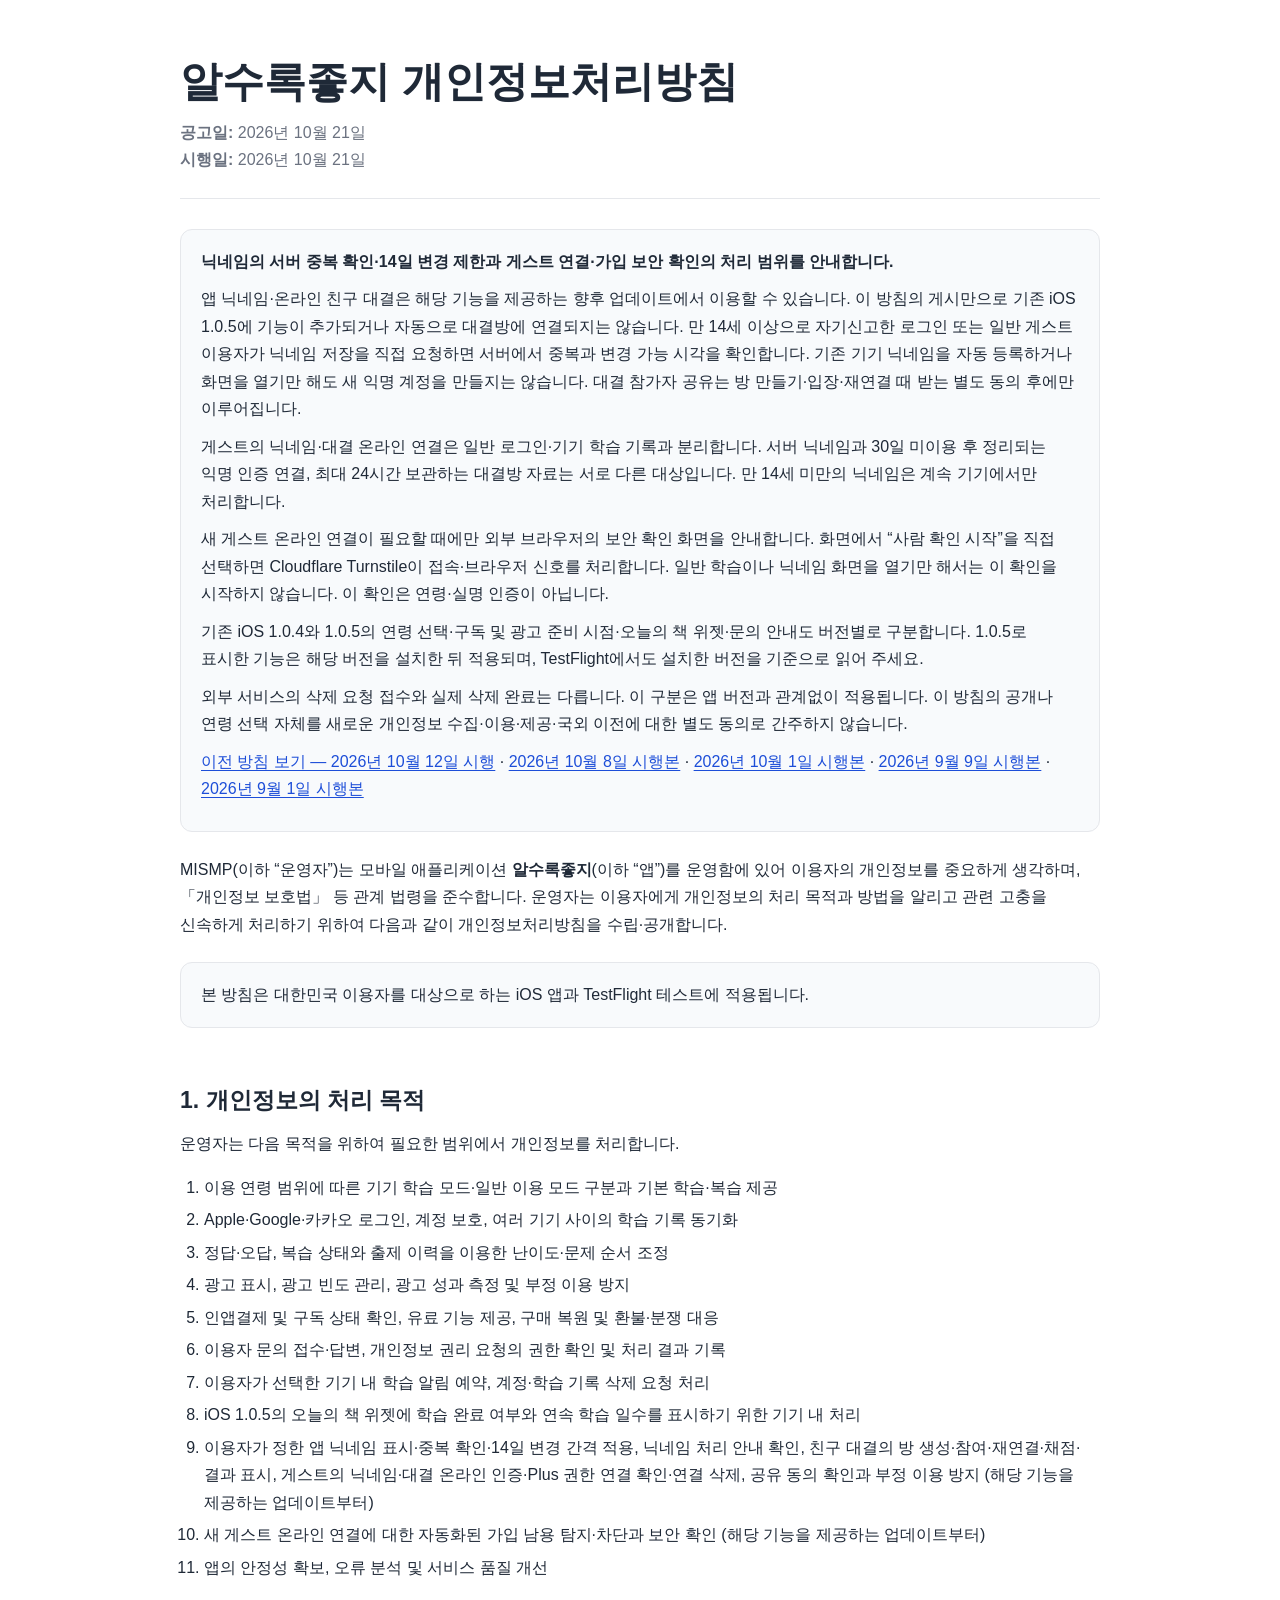
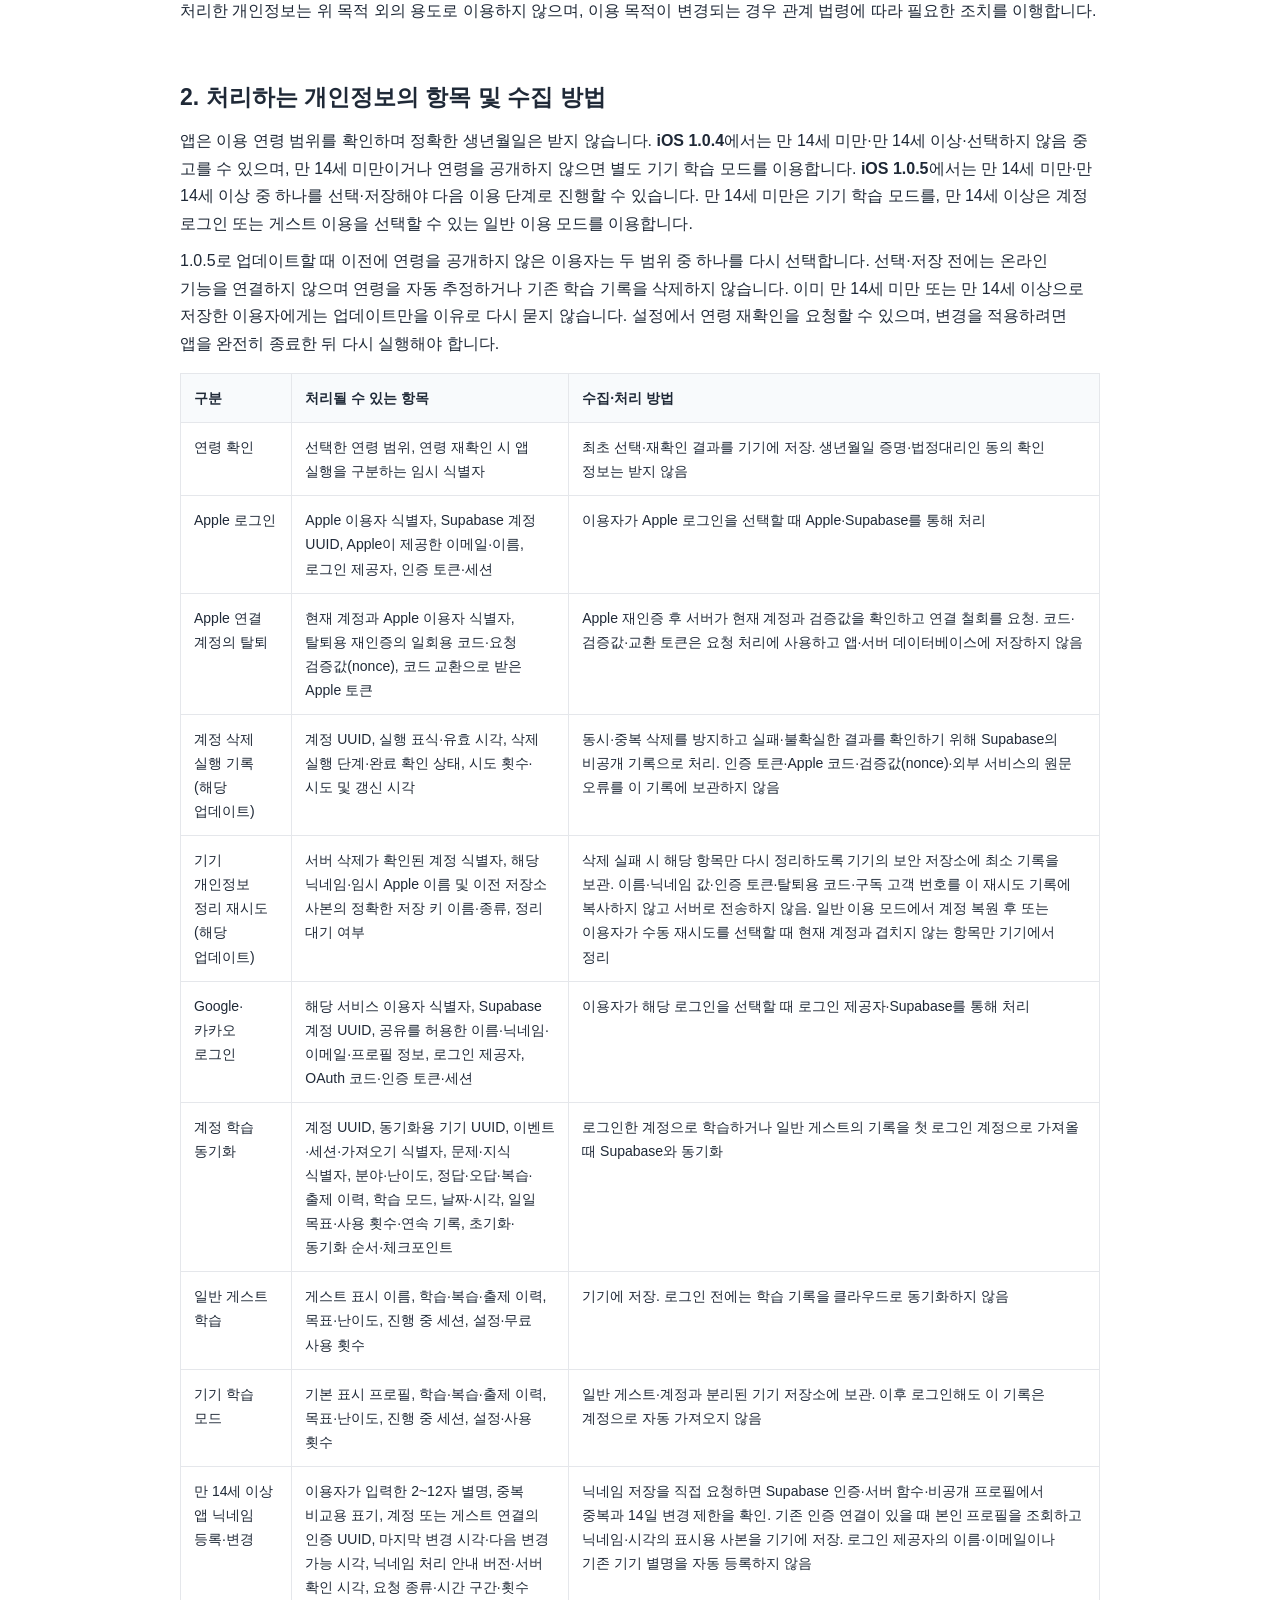
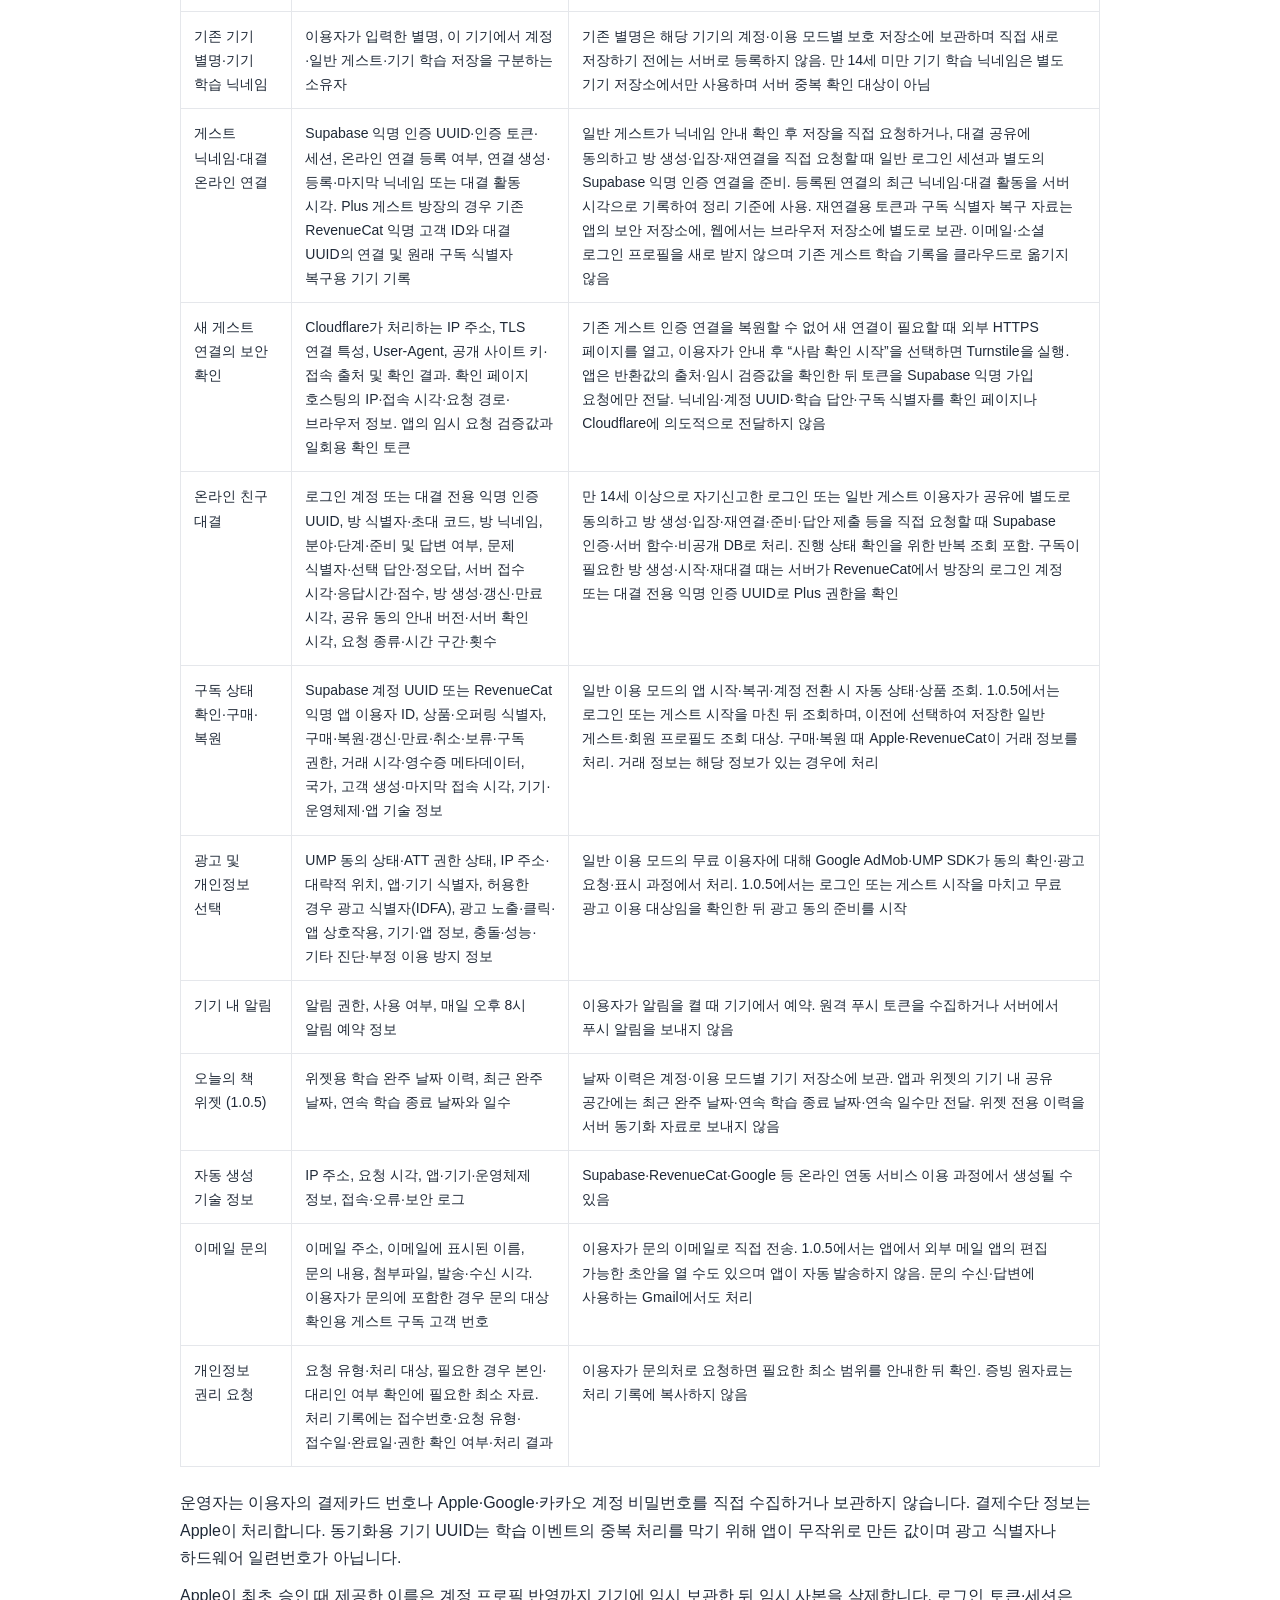
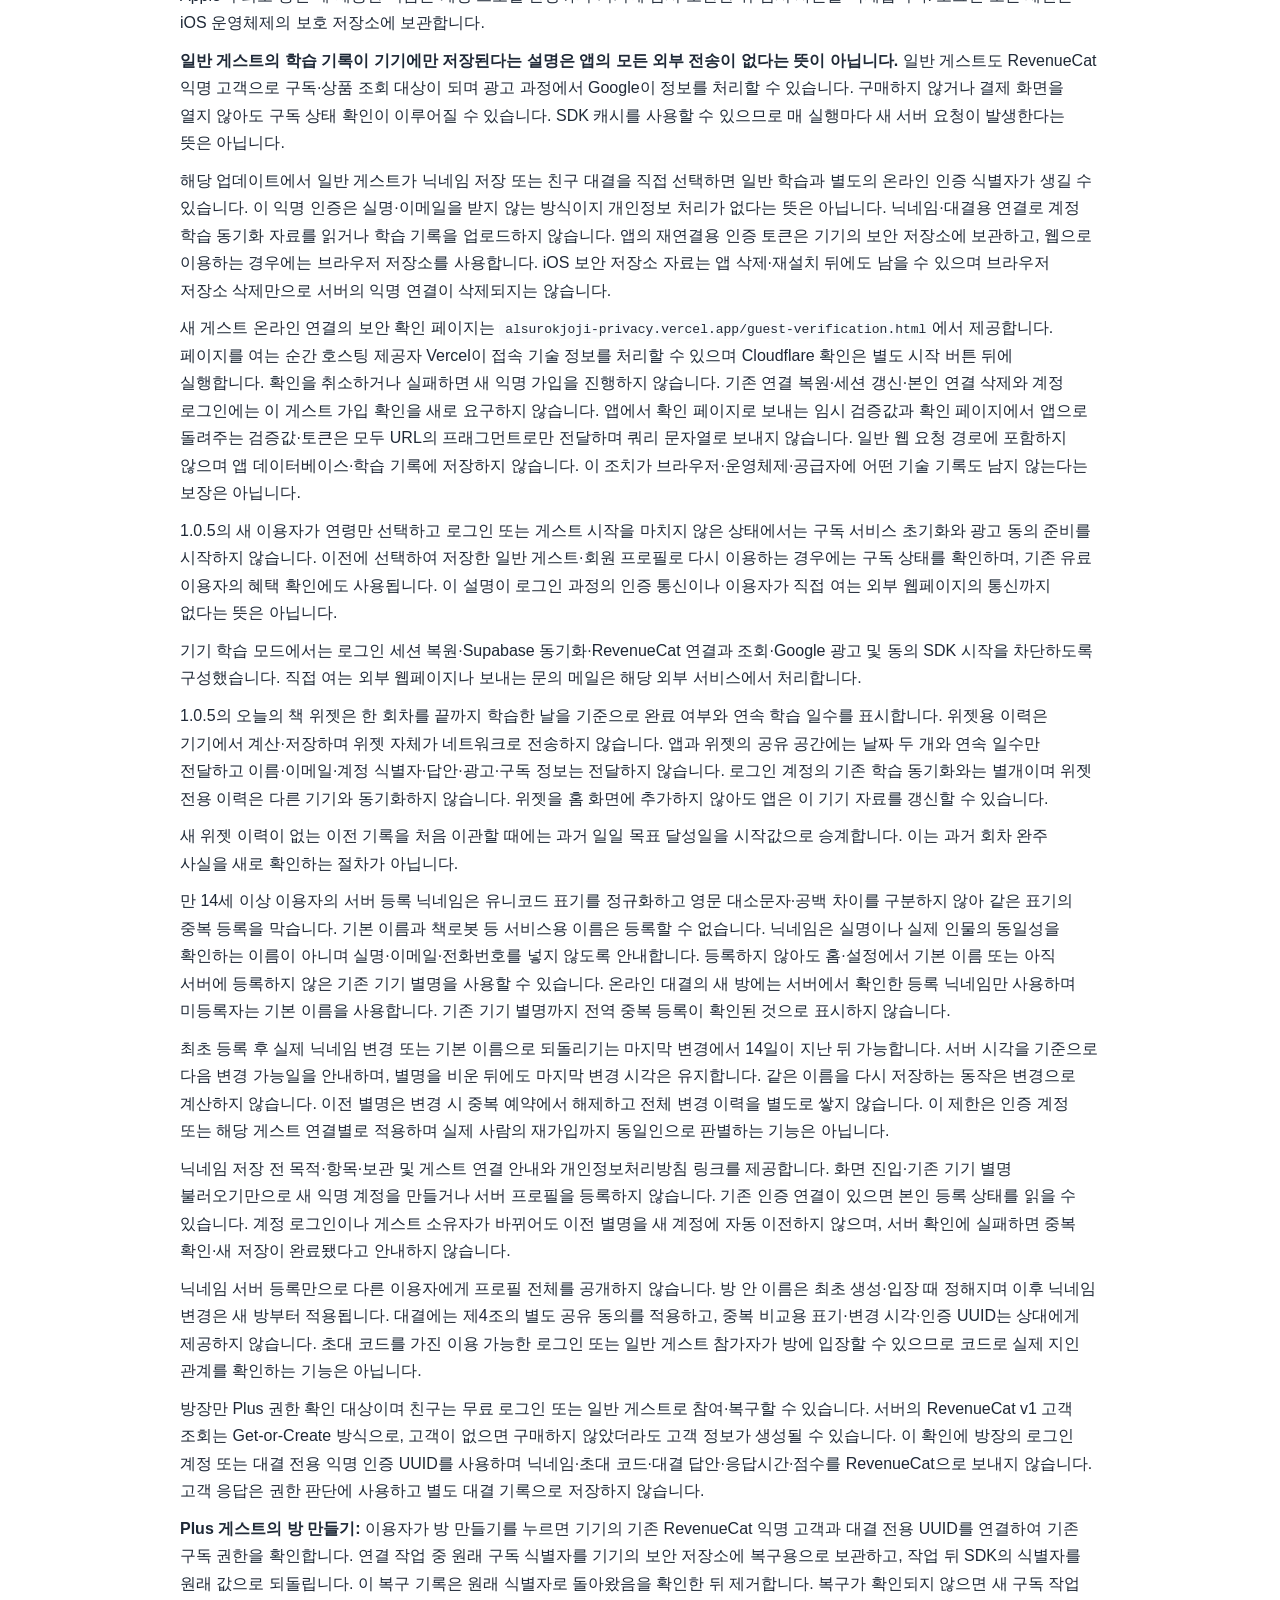
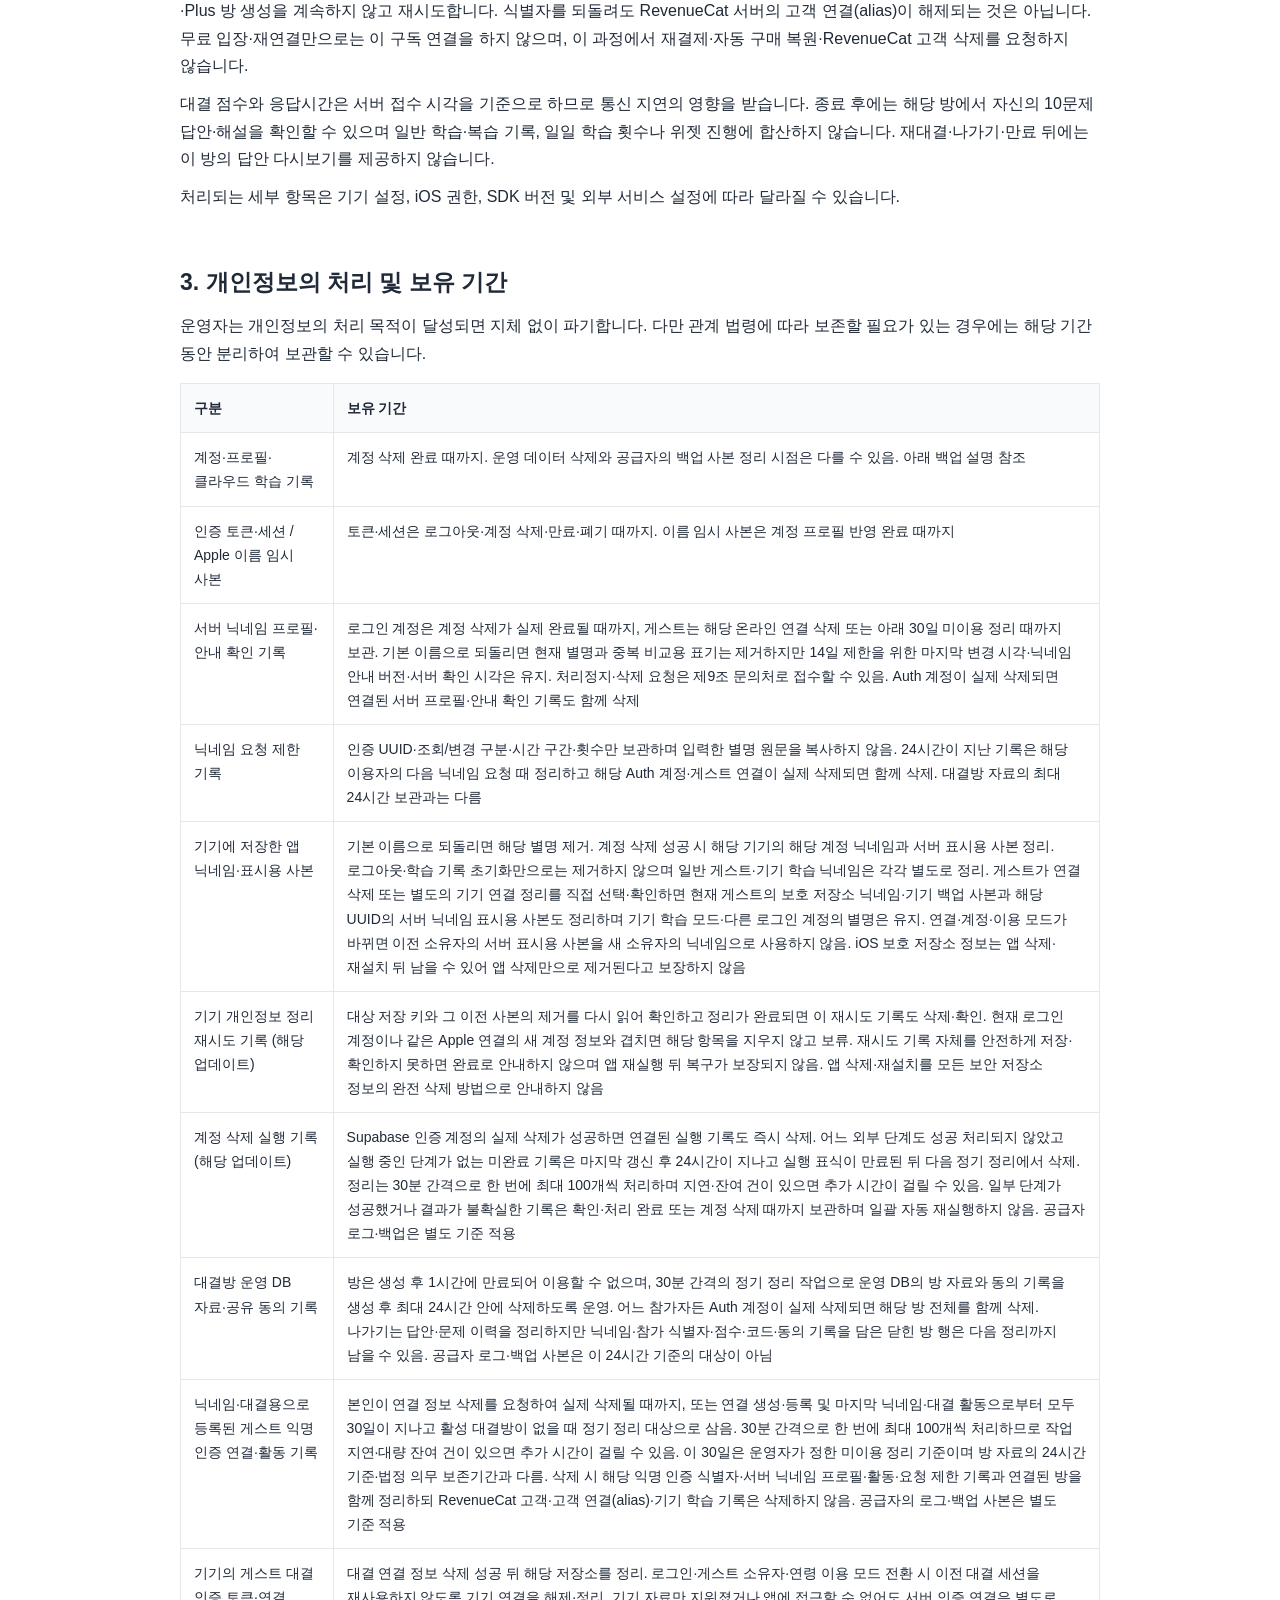
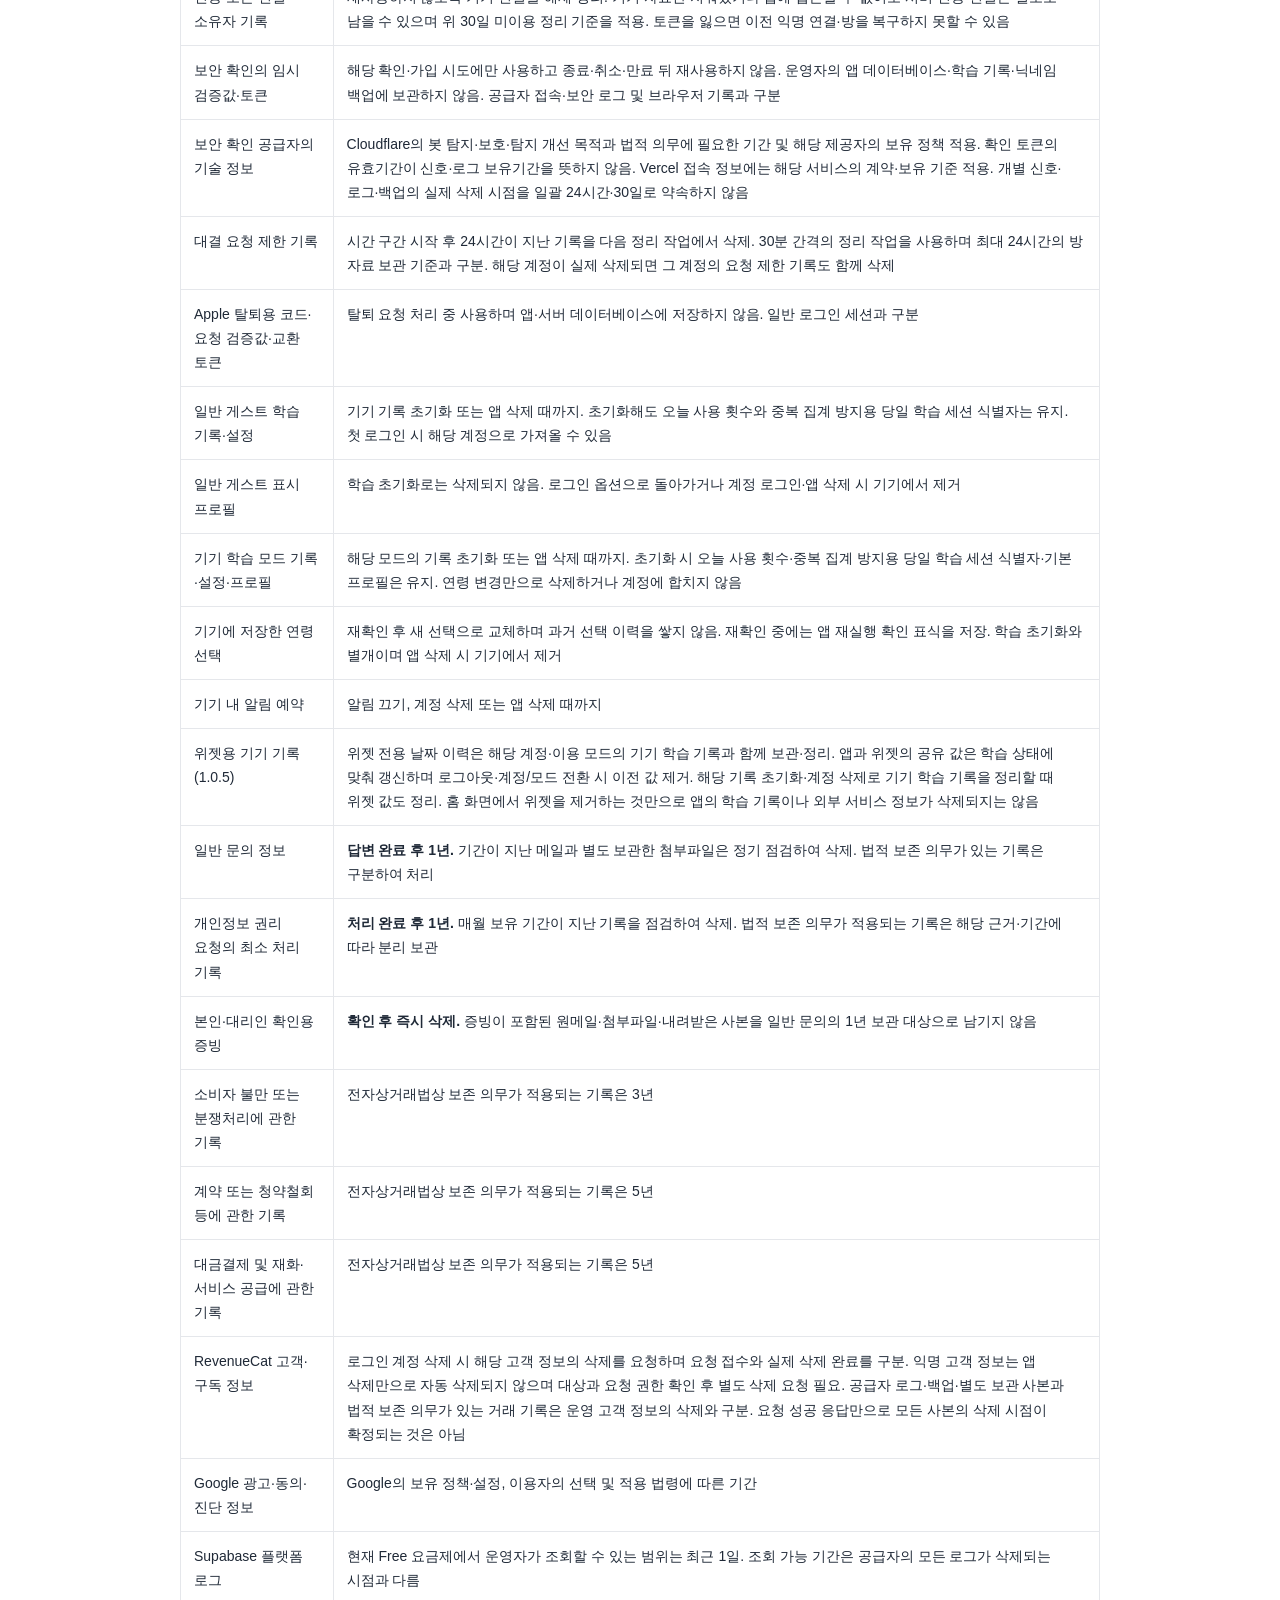
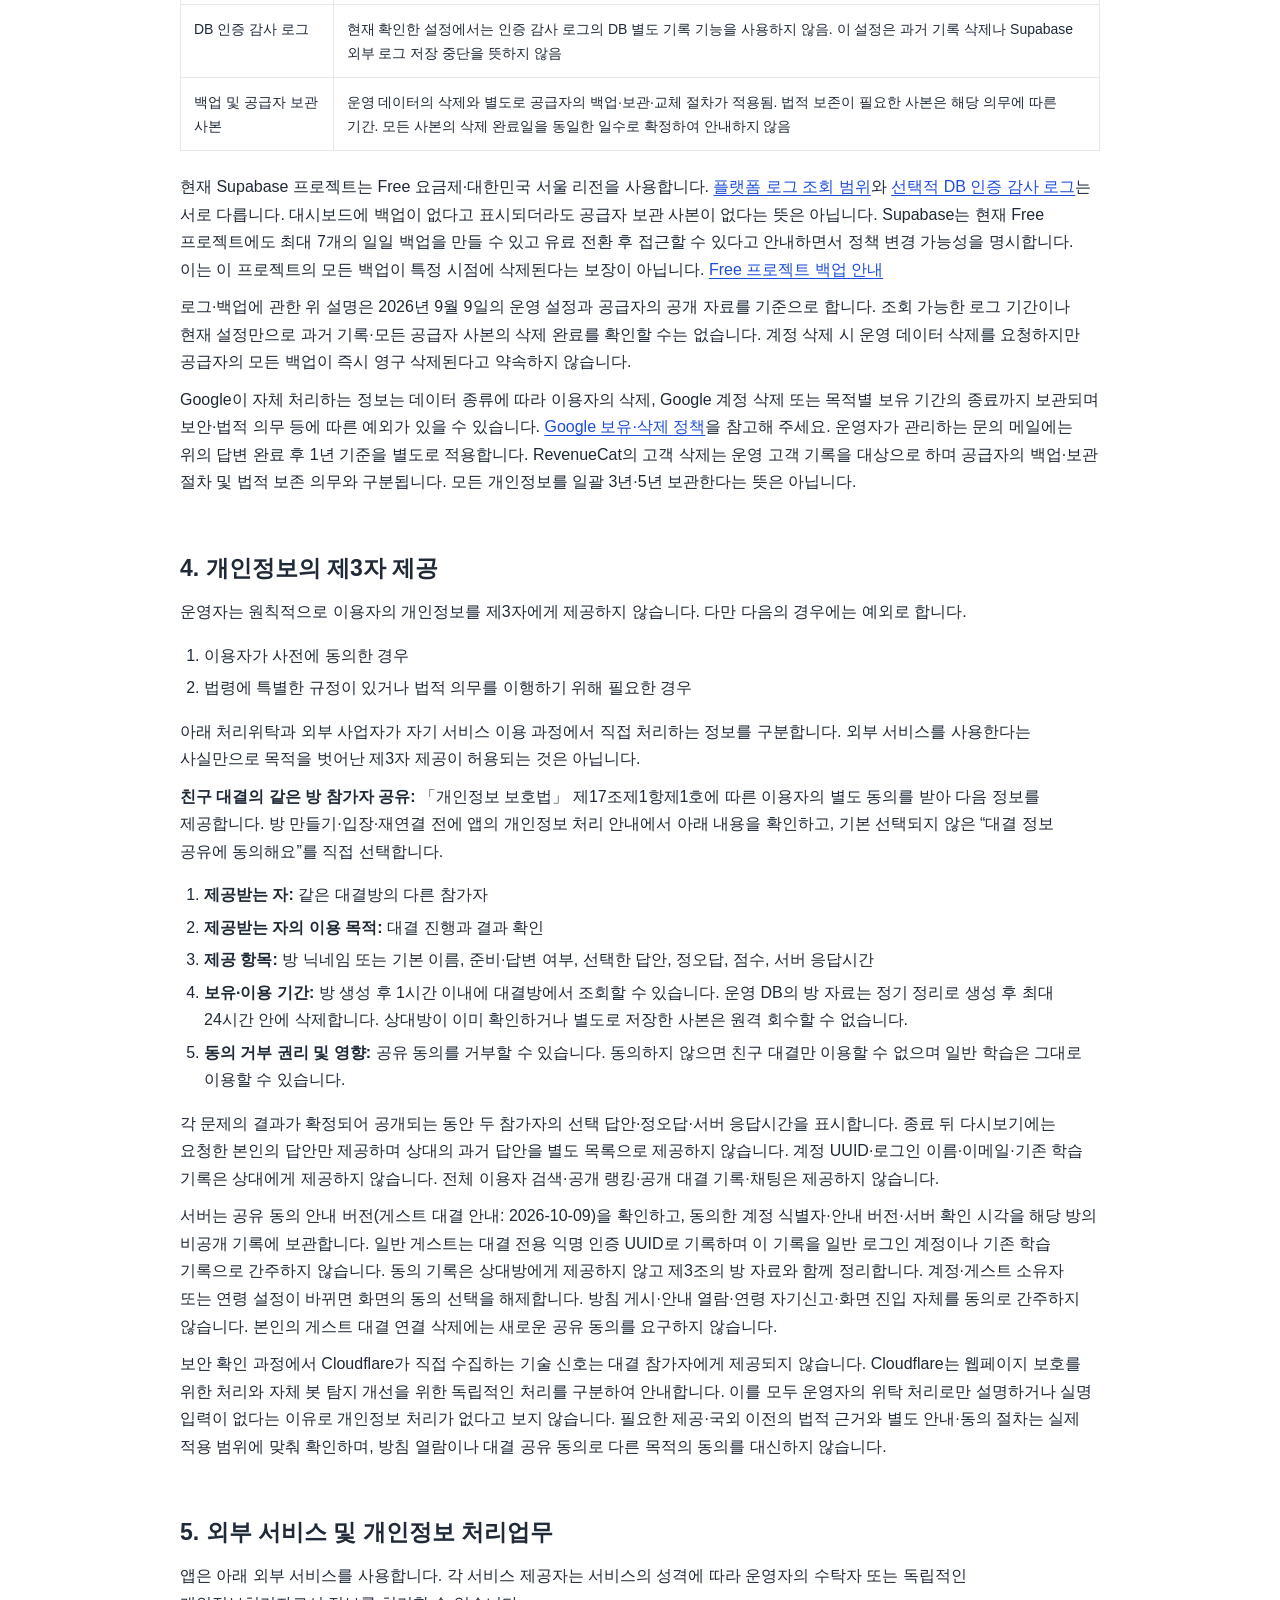
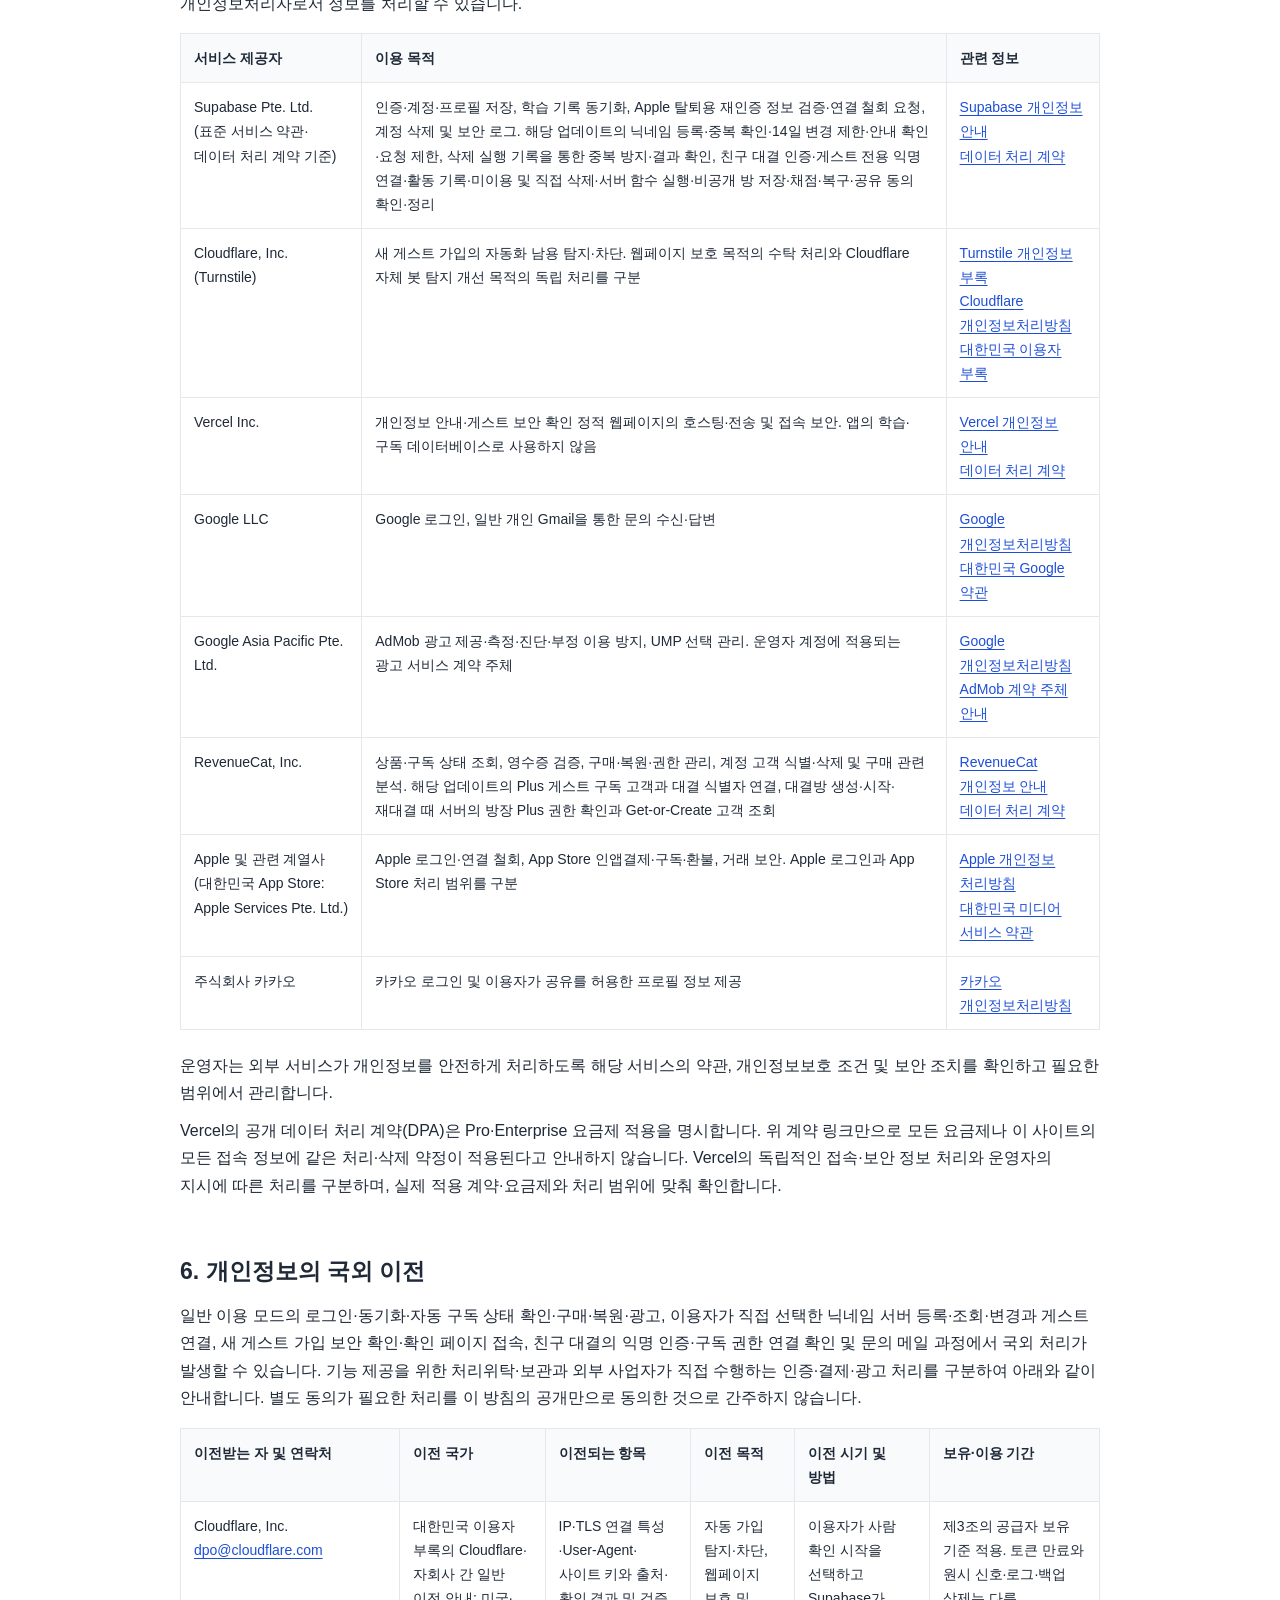
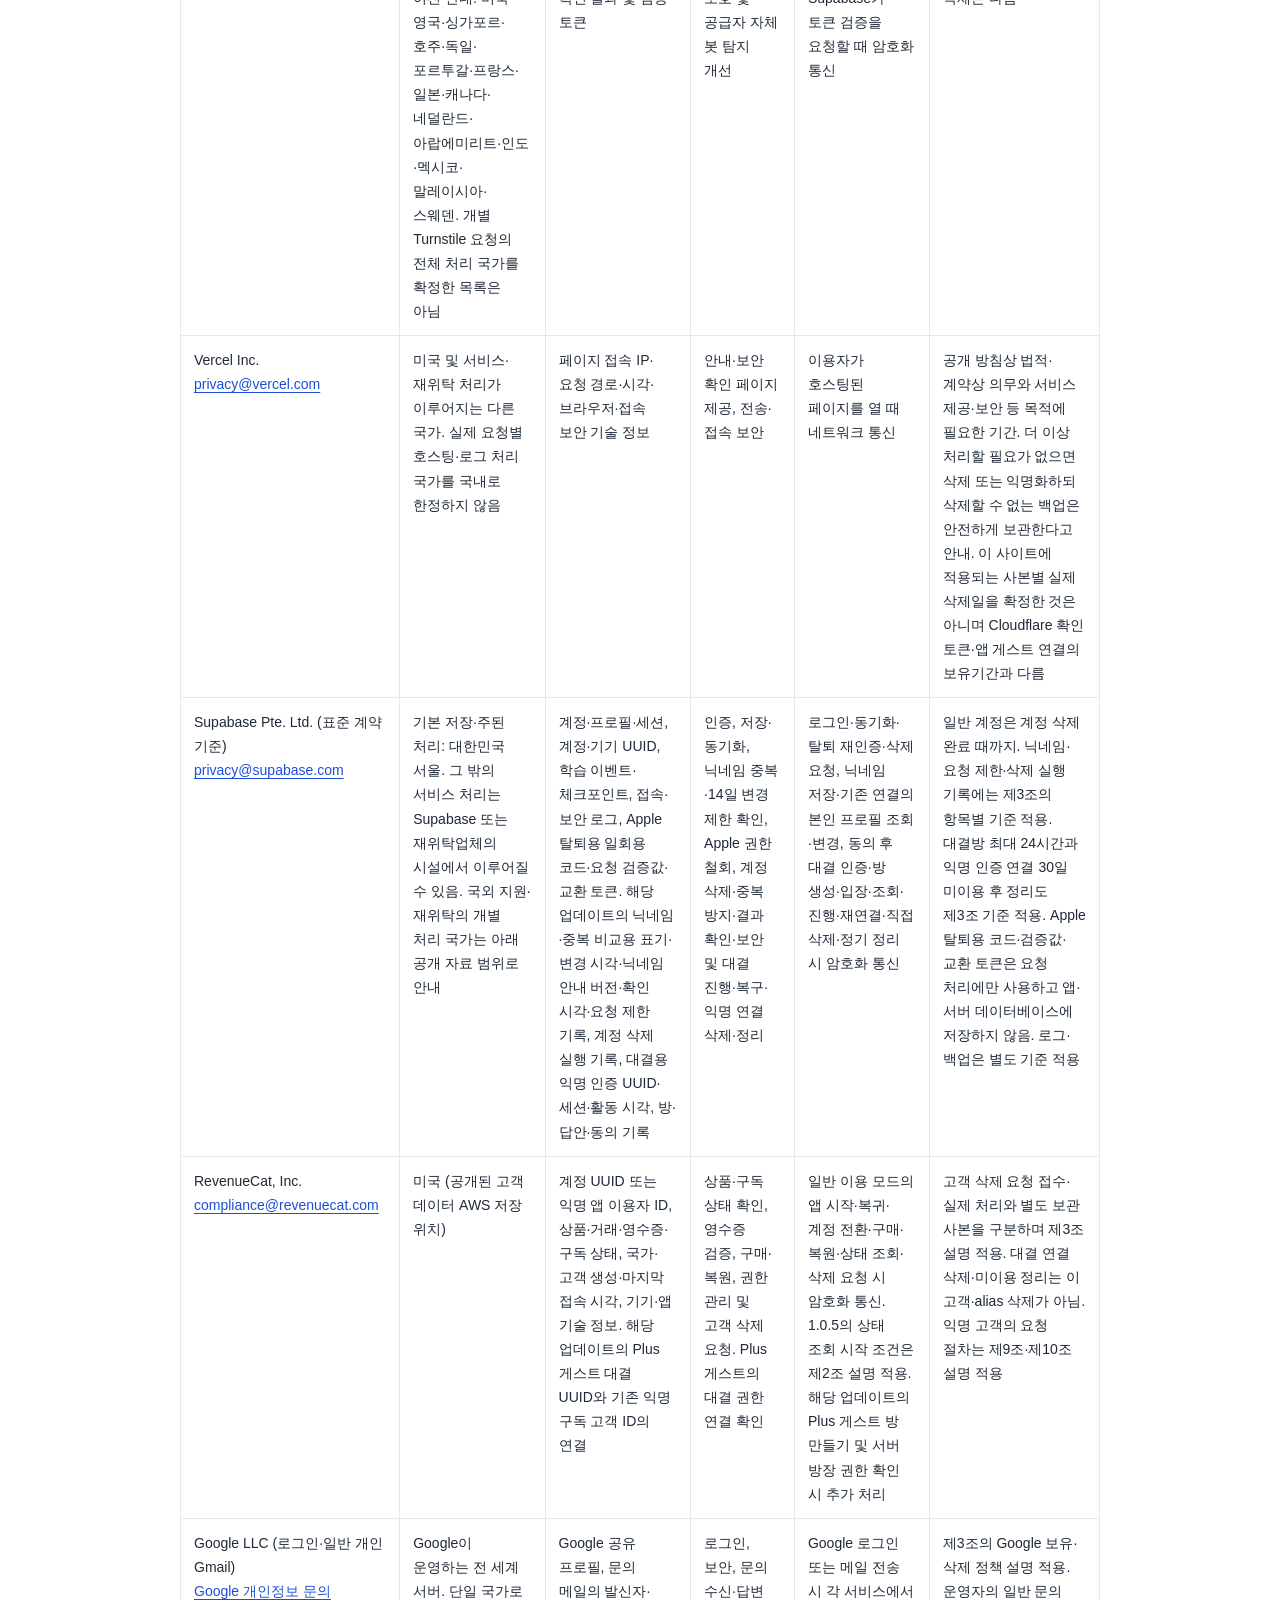
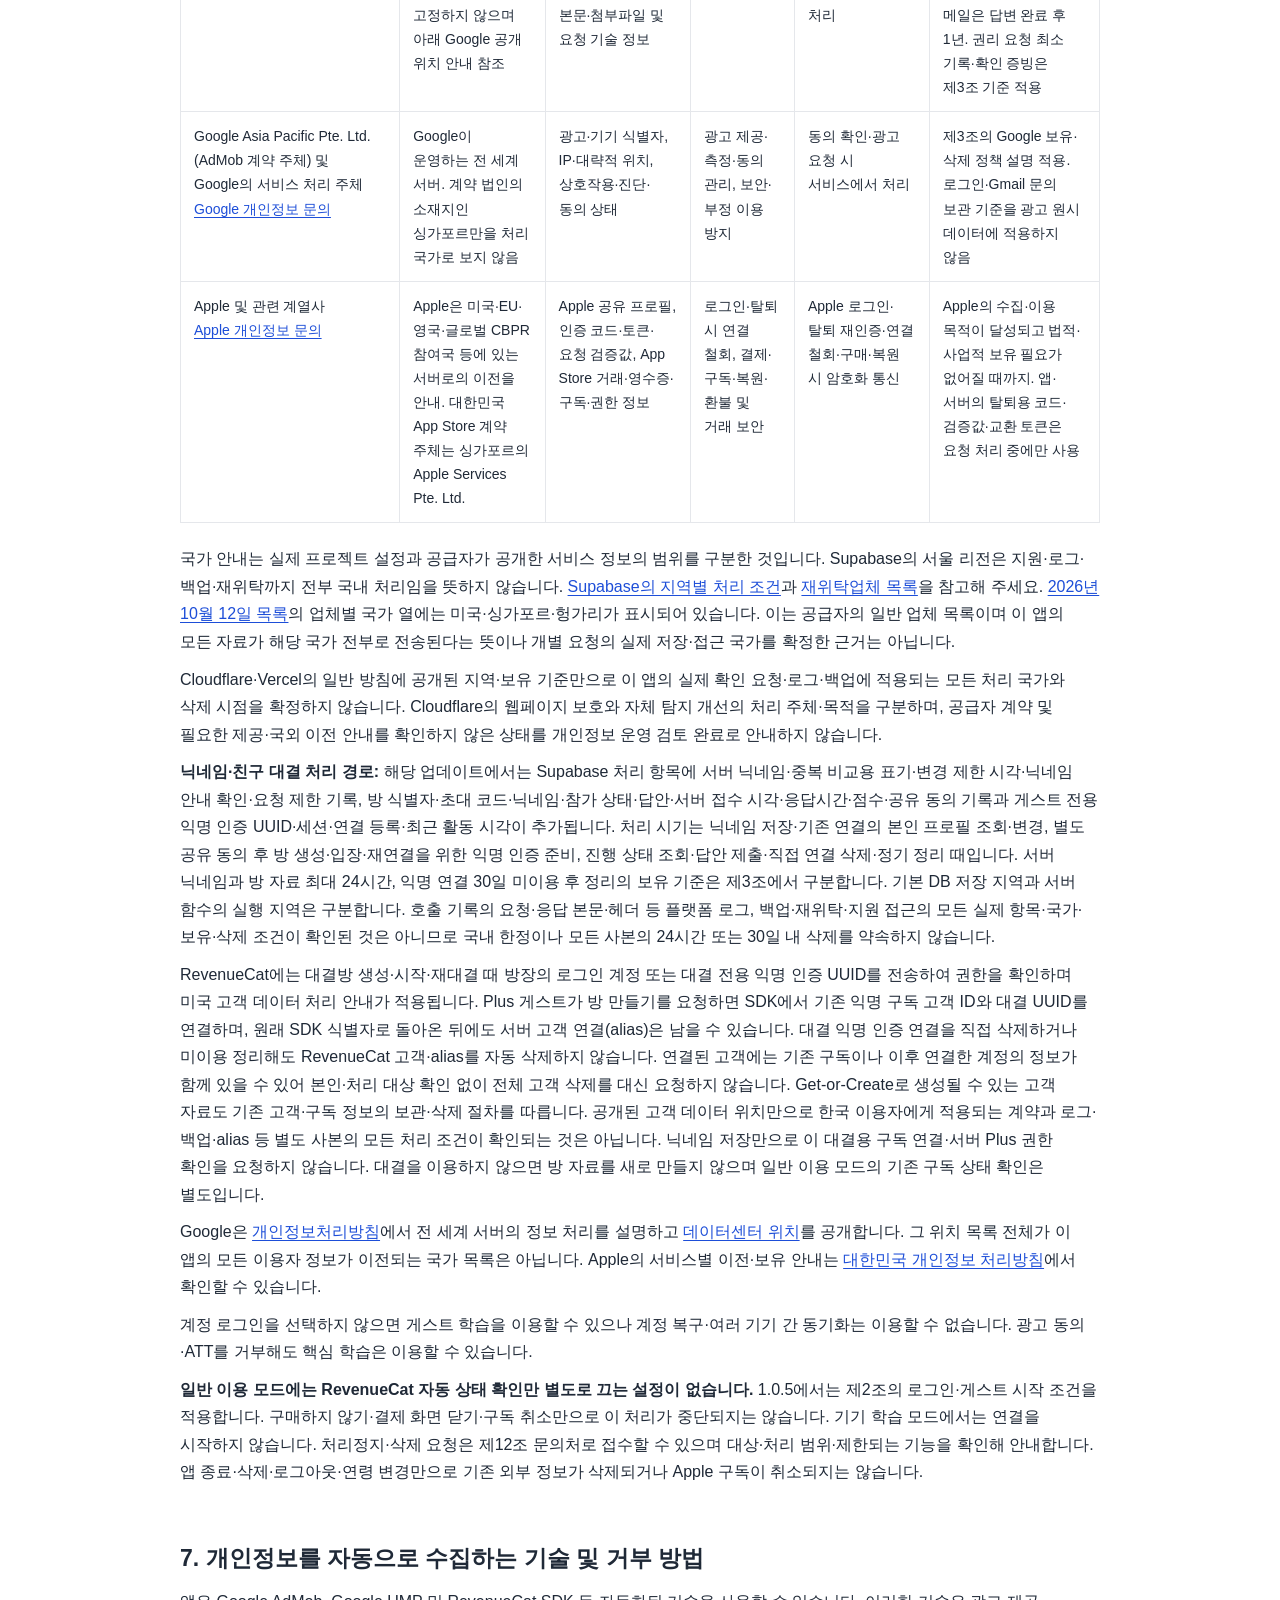
<file: index.html>
<!doctype html>
<html lang="ko">
<head>
  <meta charset="utf-8" />
  <meta name="viewport" content="width=device-width, initial-scale=1" />
  <meta name="description" content="알수록좋지 개인정보처리방침 — 2026년 10월 21일 시행" />
  <title>알수록좋지 개인정보처리방침</title>
  <style>
    :root {
      --text: #1f2937;
      --muted: #6b7280;
      --line: #e5e7eb;
      --soft: #f8fafc;
      --link: #1d4ed8;
    }
    * { box-sizing: border-box; }
    body {
      margin: 0;
      font-family: -apple-system, BlinkMacSystemFont, "Segoe UI", "Noto Sans KR", Arial, sans-serif;
      color: var(--text);
      background: #ffffff;
      line-height: 1.72;
      word-break: keep-all;
    }
    main {
      width: min(920px, calc(100% - 32px));
      margin: 0 auto;
      padding: 56px 0 80px;
    }
    h1 { margin: 0 0 10px; font-size: clamp(28px, 5vw, 42px); line-height: 1.25; }
    h2 { margin: 48px 0 14px; padding-top: 8px; font-size: 23px; line-height: 1.4; }
    p { margin: 10px 0; }
    ol, ul { padding-left: 24px; }
    li { margin: 5px 0; }
    a { color: var(--link); text-decoration-thickness: 1px; text-underline-offset: 3px; }
    .meta {
      color: var(--muted);
      margin-bottom: 30px;
      padding-bottom: 24px;
      border-bottom: 1px solid var(--line);
    }
    .notice {
      margin: 24px 0;
      padding: 18px 20px;
      background: var(--soft);
      border: 1px solid var(--line);
      border-radius: 12px;
    }
    .table-wrap { overflow-x: auto; margin: 16px 0 22px; }
    table { width: 100%; border-collapse: collapse; min-width: 660px; font-size: 14px; }
    th, td { border: 1px solid var(--line); padding: 12px 13px; text-align: left; vertical-align: top; }
    th { background: var(--soft); font-weight: 700; }
    code { background: var(--soft); padding: 2px 6px; border-radius: 5px; }
    footer { margin-top: 56px; padding-top: 22px; border-top: 1px solid var(--line); color: var(--muted); font-size: 14px; }
    @media (max-width: 600px) {
      main { width: min(100% - 24px, 920px); padding-top: 32px; }
      h2 { margin-top: 38px; font-size: 21px; }
      body { word-break: normal; }
    }
  </style>
</head>
<body>
<main>
  <h1>알수록좋지 개인정보처리방침</h1>
  <div class="meta"><strong>공고일:</strong> 2026년 10월 21일<br><strong>시행일:</strong> 2026년 10월 21일</div>

  <aside class="notice" aria-label="주요 정정 내용">
    <strong>닉네임의 서버 중복 확인·14일 변경 제한과 게스트 연결·가입 보안 확인의 처리 범위를 안내합니다.</strong>
    <p>앱 닉네임·온라인 친구 대결은 해당 기능을 제공하는 향후 업데이트에서 이용할 수 있습니다. 이 방침의 게시만으로 기존 iOS 1.0.5에 기능이 추가되거나 자동으로 대결방에 연결되지는 않습니다. 만 14세 이상으로 자기신고한 로그인 또는 일반 게스트 이용자가 닉네임 저장을 직접 요청하면 서버에서 중복과 변경 가능 시각을 확인합니다. 기존 기기 닉네임을 자동 등록하거나 화면을 열기만 해도 새 익명 계정을 만들지는 않습니다. 대결 참가자 공유는 방 만들기·입장·재연결 때 받는 별도 동의 후에만 이루어집니다.</p>
    <p>게스트의 닉네임·대결 온라인 연결은 일반 로그인·기기 학습 기록과 분리합니다. 서버 닉네임과 30일 미이용 후 정리되는 익명 인증 연결, 최대 24시간 보관하는 대결방 자료는 서로 다른 대상입니다. 만 14세 미만의 닉네임은 계속 기기에서만 처리합니다.</p>
    <p>새 게스트 온라인 연결이 필요할 때에만 외부 브라우저의 보안 확인 화면을 안내합니다. 화면에서 “사람 확인 시작”을 직접 선택하면 Cloudflare Turnstile이 접속·브라우저 신호를 처리합니다. 일반 학습이나 닉네임 화면을 열기만 해서는 이 확인을 시작하지 않습니다. 이 확인은 연령·실명 인증이 아닙니다.</p>
    <p>기존 iOS 1.0.4와 1.0.5의 연령 선택·구독 및 광고 준비 시점·오늘의 책 위젯·문의 안내도 버전별로 구분합니다. 1.0.5로 표시한 기능은 해당 버전을 설치한 뒤 적용되며, TestFlight에서도 설치한 버전을 기준으로 읽어 주세요.</p>
    <p>외부 서비스의 삭제 요청 접수와 실제 삭제 완료는 다릅니다. 이 구분은 앱 버전과 관계없이 적용됩니다. 이 방침의 공개나 연령 선택 자체를 새로운 개인정보 수집·이용·제공·국외 이전에 대한 별도 동의로 간주하지 않습니다.</p>
    <p><a href="history/2026-10-12.html">이전 방침 보기 — 2026년 10월 12일 시행</a> · <a href="history/2026-10-08.html">2026년 10월 8일 시행본</a> · <a href="history/2026-10-01.html">2026년 10월 1일 시행본</a> · <a href="history/2026-09-09.html">2026년 9월 9일 시행본</a> · <a href="history/2026-09-01.html">2026년 9월 1일 시행본</a></p>
  </aside>

  <p>MISMP(이하 “운영자”)는 모바일 애플리케이션 <strong>알수록좋지</strong>(이하 “앱”)를 운영함에 있어 이용자의 개인정보를 중요하게 생각하며, 「개인정보 보호법」 등 관계 법령을 준수합니다. 운영자는 이용자에게 개인정보의 처리 목적과 방법을 알리고 관련 고충을 신속하게 처리하기 위하여 다음과 같이 개인정보처리방침을 수립·공개합니다.</p>
  <div class="notice">본 방침은 대한민국 이용자를 대상으로 하는 iOS 앱과 TestFlight 테스트에 적용됩니다.</div>

  <h2>1. 개인정보의 처리 목적</h2>
  <p>운영자는 다음 목적을 위하여 필요한 범위에서 개인정보를 처리합니다.</p>
  <ol>
    <li>이용 연령 범위에 따른 기기 학습 모드·일반 이용 모드 구분과 기본 학습·복습 제공</li>
    <li>Apple·Google·카카오 로그인, 계정 보호, 여러 기기 사이의 학습 기록 동기화</li>
    <li>정답·오답, 복습 상태와 출제 이력을 이용한 난이도·문제 순서 조정</li>
    <li>광고 표시, 광고 빈도 관리, 광고 성과 측정 및 부정 이용 방지</li>
    <li>인앱결제 및 구독 상태 확인, 유료 기능 제공, 구매 복원 및 환불·분쟁 대응</li>
    <li>이용자 문의 접수·답변, 개인정보 권리 요청의 권한 확인 및 처리 결과 기록</li>
    <li>이용자가 선택한 기기 내 학습 알림 예약, 계정·학습 기록 삭제 요청 처리</li>
    <li>iOS 1.0.5의 오늘의 책 위젯에 학습 완료 여부와 연속 학습 일수를 표시하기 위한 기기 내 처리</li>
    <li>이용자가 정한 앱 닉네임 표시·중복 확인·14일 변경 간격 적용, 닉네임 처리 안내 확인, 친구 대결의 방 생성·참여·재연결·채점·결과 표시, 게스트의 닉네임·대결 온라인 인증·Plus 권한 연결 확인·연결 삭제, 공유 동의 확인과 부정 이용 방지 (해당 기능을 제공하는 업데이트부터)</li>
    <li>새 게스트 온라인 연결에 대한 자동화된 가입 남용 탐지·차단과 보안 확인 (해당 기능을 제공하는 업데이트부터)</li>
    <li>앱의 안정성 확보, 오류 분석 및 서비스 품질 개선</li>
  </ol>
  <p>처리한 개인정보는 위 목적 외의 용도로 이용하지 않으며, 이용 목적이 변경되는 경우 관계 법령에 따라 필요한 조치를 이행합니다.</p>

  <h2>2. 처리하는 개인정보의 항목 및 수집 방법</h2>
  <p>앱은 이용 연령 범위를 확인하며 정확한 생년월일은 받지 않습니다. <strong>iOS 1.0.4</strong>에서는 만 14세 미만·만 14세 이상·선택하지 않음 중 고를 수 있으며, 만 14세 미만이거나 연령을 공개하지 않으면 별도 기기 학습 모드를 이용합니다. <strong>iOS 1.0.5</strong>에서는 만 14세 미만·만 14세 이상 중 하나를 선택·저장해야 다음 이용 단계로 진행할 수 있습니다. 만 14세 미만은 기기 학습 모드를, 만 14세 이상은 계정 로그인 또는 게스트 이용을 선택할 수 있는 일반 이용 모드를 이용합니다.</p>
  <p>1.0.5로 업데이트할 때 이전에 연령을 공개하지 않은 이용자는 두 범위 중 하나를 다시 선택합니다. 선택·저장 전에는 온라인 기능을 연결하지 않으며 연령을 자동 추정하거나 기존 학습 기록을 삭제하지 않습니다. 이미 만 14세 미만 또는 만 14세 이상으로 저장한 이용자에게는 업데이트만을 이유로 다시 묻지 않습니다. 설정에서 연령 재확인을 요청할 수 있으며, 변경을 적용하려면 앱을 완전히 종료한 뒤 다시 실행해야 합니다.</p>
  <div class="table-wrap"><table>
    <thead><tr><th>구분</th><th>처리될 수 있는 항목</th><th>수집·처리 방법</th></tr></thead>
    <tbody>
      <tr><td>연령 확인</td><td>선택한 연령 범위, 연령 재확인 시 앱 실행을 구분하는 임시 식별자</td><td>최초 선택·재확인 결과를 기기에 저장. 생년월일 증명·법정대리인 동의 확인 정보는 받지 않음</td></tr>
      <tr><td>Apple 로그인</td><td>Apple 이용자 식별자, Supabase 계정 UUID, Apple이 제공한 이메일·이름, 로그인 제공자, 인증 토큰·세션</td><td>이용자가 Apple 로그인을 선택할 때 Apple·Supabase를 통해 처리</td></tr>
      <tr><td>Apple 연결 계정의 탈퇴</td><td>현재 계정과 Apple 이용자 식별자, 탈퇴용 재인증의 일회용 코드·요청 검증값(nonce), 코드 교환으로 받은 Apple 토큰</td><td>Apple 재인증 후 서버가 현재 계정과 검증값을 확인하고 연결 철회를 요청. 코드·검증값·교환 토큰은 요청 처리에 사용하고 앱·서버 데이터베이스에 저장하지 않음</td></tr>
      <tr><td>계정 삭제 실행 기록 (해당 업데이트)</td><td>계정 UUID, 실행 표식·유효 시각, 삭제 실행 단계·완료 확인 상태, 시도 횟수·시도 및 갱신 시각</td><td>동시·중복 삭제를 방지하고 실패·불확실한 결과를 확인하기 위해 Supabase의 비공개 기록으로 처리. 인증 토큰·Apple 코드·검증값(nonce)·외부 서비스의 원문 오류를 이 기록에 보관하지 않음</td></tr>
      <tr><td>기기 개인정보 정리 재시도 (해당 업데이트)</td><td>서버 삭제가 확인된 계정 식별자, 해당 닉네임·임시 Apple 이름 및 이전 저장소 사본의 정확한 저장 키 이름·종류, 정리 대기 여부</td><td>삭제 실패 시 해당 항목만 다시 정리하도록 기기의 보안 저장소에 최소 기록을 보관. 이름·닉네임 값·인증 토큰·탈퇴용 코드·구독 고객 번호를 이 재시도 기록에 복사하지 않고 서버로 전송하지 않음. 일반 이용 모드에서 계정 복원 후 또는 이용자가 수동 재시도를 선택할 때 현재 계정과 겹치지 않는 항목만 기기에서 정리</td></tr>
      <tr><td>Google·카카오 로그인</td><td>해당 서비스 이용자 식별자, Supabase 계정 UUID, 공유를 허용한 이름·닉네임·이메일·프로필 정보, 로그인 제공자, OAuth 코드·인증 토큰·세션</td><td>이용자가 해당 로그인을 선택할 때 로그인 제공자·Supabase를 통해 처리</td></tr>
      <tr><td>계정 학습 동기화</td><td>계정 UUID, 동기화용 기기 UUID, 이벤트·세션·가져오기 식별자, 문제·지식 식별자, 분야·난이도, 정답·오답·복습·출제 이력, 학습 모드, 날짜·시각, 일일 목표·사용 횟수·연속 기록, 초기화·동기화 순서·체크포인트</td><td>로그인한 계정으로 학습하거나 일반 게스트의 기록을 첫 로그인 계정으로 가져올 때 Supabase와 동기화</td></tr>
      <tr><td>일반 게스트 학습</td><td>게스트 표시 이름, 학습·복습·출제 이력, 목표·난이도, 진행 중 세션, 설정·무료 사용 횟수</td><td>기기에 저장. 로그인 전에는 학습 기록을 클라우드로 동기화하지 않음</td></tr>
      <tr><td>기기 학습 모드</td><td>기본 표시 프로필, 학습·복습·출제 이력, 목표·난이도, 진행 중 세션, 설정·사용 횟수</td><td>일반 게스트·계정과 분리된 기기 저장소에 보관. 이후 로그인해도 이 기록은 계정으로 자동 가져오지 않음</td></tr>
      <tr><td>만 14세 이상 앱 닉네임 등록·변경</td><td>이용자가 입력한 2~12자 별명, 중복 비교용 표기, 계정 또는 게스트 연결의 인증 UUID, 마지막 변경 시각·다음 변경 가능 시각, 닉네임 처리 안내 버전·서버 확인 시각, 요청 종류·시간 구간·횟수</td><td>닉네임 저장을 직접 요청하면 Supabase 인증·서버 함수·비공개 프로필에서 중복과 14일 변경 제한을 확인. 기존 인증 연결이 있을 때 본인 프로필을 조회하고 닉네임·시각의 표시용 사본을 기기에 저장. 로그인 제공자의 이름·이메일이나 기존 기기 별명을 자동 등록하지 않음</td></tr>
      <tr><td>기존 기기 별명·기기 학습 닉네임</td><td>이용자가 입력한 별명, 이 기기에서 계정·일반 게스트·기기 학습 저장을 구분하는 소유자</td><td>기존 별명은 해당 기기의 계정·이용 모드별 보호 저장소에 보관하며 직접 새로 저장하기 전에는 서버로 등록하지 않음. 만 14세 미만 기기 학습 닉네임은 별도 기기 저장소에서만 사용하며 서버 중복 확인 대상이 아님</td></tr>
      <tr><td>게스트 닉네임·대결 온라인 연결</td><td>Supabase 익명 인증 UUID·인증 토큰·세션, 온라인 연결 등록 여부, 연결 생성·등록·마지막 닉네임 또는 대결 활동 시각. Plus 게스트 방장의 경우 기존 RevenueCat 익명 고객 ID와 대결 UUID의 연결 및 원래 구독 식별자 복구용 기기 기록</td><td>일반 게스트가 닉네임 안내 확인 후 저장을 직접 요청하거나, 대결 공유에 동의하고 방 생성·입장·재연결을 직접 요청할 때 일반 로그인 세션과 별도의 Supabase 익명 인증 연결을 준비. 등록된 연결의 최근 닉네임·대결 활동을 서버 시각으로 기록하여 정리 기준에 사용. 재연결용 토큰과 구독 식별자 복구 자료는 앱의 보안 저장소에, 웹에서는 브라우저 저장소에 별도로 보관. 이메일·소셜 로그인 프로필을 새로 받지 않으며 기존 게스트 학습 기록을 클라우드로 옮기지 않음</td></tr>
      <tr><td>새 게스트 연결의 보안 확인</td><td>Cloudflare가 처리하는 IP 주소, TLS 연결 특성, User-Agent, 공개 사이트 키·접속 출처 및 확인 결과. 확인 페이지 호스팅의 IP·접속 시각·요청 경로·브라우저 정보. 앱의 임시 요청 검증값과 일회용 확인 토큰</td><td>기존 게스트 인증 연결을 복원할 수 없어 새 연결이 필요할 때 외부 HTTPS 페이지를 열고, 이용자가 안내 후 “사람 확인 시작”을 선택하면 Turnstile을 실행. 앱은 반환값의 출처·임시 검증값을 확인한 뒤 토큰을 Supabase 익명 가입 요청에만 전달. 닉네임·계정 UUID·학습 답안·구독 식별자를 확인 페이지나 Cloudflare에 의도적으로 전달하지 않음</td></tr>
      <tr><td>온라인 친구 대결</td><td>로그인 계정 또는 대결 전용 익명 인증 UUID, 방 식별자·초대 코드, 방 닉네임, 분야·단계·준비 및 답변 여부, 문제 식별자·선택 답안·정오답, 서버 접수 시각·응답시간·점수, 방 생성·갱신·만료 시각, 공유 동의 안내 버전·서버 확인 시각, 요청 종류·시간 구간·횟수</td><td>만 14세 이상으로 자기신고한 로그인 또는 일반 게스트 이용자가 공유에 별도로 동의하고 방 생성·입장·재연결·준비·답안 제출 등을 직접 요청할 때 Supabase 인증·서버 함수·비공개 DB로 처리. 진행 상태 확인을 위한 반복 조회 포함. 구독이 필요한 방 생성·시작·재대결 때는 서버가 RevenueCat에서 방장의 로그인 계정 또는 대결 전용 익명 인증 UUID로 Plus 권한을 확인</td></tr>
      <tr><td>구독 상태 확인·구매·복원</td><td>Supabase 계정 UUID 또는 RevenueCat 익명 앱 이용자 ID, 상품·오퍼링 식별자, 구매·복원·갱신·만료·취소·보류·구독 권한, 거래 시각·영수증 메타데이터, 국가, 고객 생성·마지막 접속 시각, 기기·운영체제·앱 기술 정보</td><td>일반 이용 모드의 앱 시작·복귀·계정 전환 시 자동 상태·상품 조회. 1.0.5에서는 로그인 또는 게스트 시작을 마친 뒤 조회하며, 이전에 선택하여 저장한 일반 게스트·회원 프로필도 조회 대상. 구매·복원 때 Apple·RevenueCat이 거래 정보를 처리. 거래 정보는 해당 정보가 있는 경우에 처리</td></tr>
      <tr><td>광고 및 개인정보 선택</td><td>UMP 동의 상태·ATT 권한 상태, IP 주소·대략적 위치, 앱·기기 식별자, 허용한 경우 광고 식별자(IDFA), 광고 노출·클릭·앱 상호작용, 기기·앱 정보, 충돌·성능·기타 진단·부정 이용 방지 정보</td><td>일반 이용 모드의 무료 이용자에 대해 Google AdMob·UMP SDK가 동의 확인·광고 요청·표시 과정에서 처리. 1.0.5에서는 로그인 또는 게스트 시작을 마치고 무료 광고 이용 대상임을 확인한 뒤 광고 동의 준비를 시작</td></tr>
      <tr><td>기기 내 알림</td><td>알림 권한, 사용 여부, 매일 오후 8시 알림 예약 정보</td><td>이용자가 알림을 켤 때 기기에서 예약. 원격 푸시 토큰을 수집하거나 서버에서 푸시 알림을 보내지 않음</td></tr>
      <tr><td>오늘의 책 위젯 (1.0.5)</td><td>위젯용 학습 완주 날짜 이력, 최근 완주 날짜, 연속 학습 종료 날짜와 일수</td><td>날짜 이력은 계정·이용 모드별 기기 저장소에 보관. 앱과 위젯의 기기 내 공유 공간에는 최근 완주 날짜·연속 학습 종료 날짜·연속 일수만 전달. 위젯 전용 이력을 서버 동기화 자료로 보내지 않음</td></tr>
      <tr><td>자동 생성 기술 정보</td><td>IP 주소, 요청 시각, 앱·기기·운영체제 정보, 접속·오류·보안 로그</td><td>Supabase·RevenueCat·Google 등 온라인 연동 서비스 이용 과정에서 생성될 수 있음</td></tr>
      <tr><td>이메일 문의</td><td>이메일 주소, 이메일에 표시된 이름, 문의 내용, 첨부파일, 발송·수신 시각. 이용자가 문의에 포함한 경우 문의 대상 확인용 게스트 구독 고객 번호</td><td>이용자가 문의 이메일로 직접 전송. 1.0.5에서는 앱에서 외부 메일 앱의 편집 가능한 초안을 열 수도 있으며 앱이 자동 발송하지 않음. 문의 수신·답변에 사용하는 Gmail에서도 처리</td></tr>
      <tr><td>개인정보 권리 요청</td><td>요청 유형·처리 대상, 필요한 경우 본인·대리인 여부 확인에 필요한 최소 자료. 처리 기록에는 접수번호·요청 유형·접수일·완료일·권한 확인 여부·처리 결과</td><td>이용자가 문의처로 요청하면 필요한 최소 범위를 안내한 뒤 확인. 증빙 원자료는 처리 기록에 복사하지 않음</td></tr>
    </tbody>
  </table></div>
  <p>운영자는 이용자의 결제카드 번호나 Apple·Google·카카오 계정 비밀번호를 직접 수집하거나 보관하지 않습니다. 결제수단 정보는 Apple이 처리합니다. 동기화용 기기 UUID는 학습 이벤트의 중복 처리를 막기 위해 앱이 무작위로 만든 값이며 광고 식별자나 하드웨어 일련번호가 아닙니다.</p>
  <p>Apple이 최초 승인 때 제공한 이름은 계정 프로필 반영까지 기기에 임시 보관한 뒤 임시 사본을 삭제합니다. 로그인 토큰·세션은 iOS 운영체제의 보호 저장소에 보관합니다.</p>
  <p><strong>일반 게스트의 학습 기록이 기기에만 저장된다는 설명은 앱의 모든 외부 전송이 없다는 뜻이 아닙니다.</strong> 일반 게스트도 RevenueCat 익명 고객으로 구독·상품 조회 대상이 되며 광고 과정에서 Google이 정보를 처리할 수 있습니다. 구매하지 않거나 결제 화면을 열지 않아도 구독 상태 확인이 이루어질 수 있습니다. SDK 캐시를 사용할 수 있으므로 매 실행마다 새 서버 요청이 발생한다는 뜻은 아닙니다.</p>
  <p>해당 업데이트에서 일반 게스트가 닉네임 저장 또는 친구 대결을 직접 선택하면 일반 학습과 별도의 온라인 인증 식별자가 생길 수 있습니다. 이 익명 인증은 실명·이메일을 받지 않는 방식이지 개인정보 처리가 없다는 뜻은 아닙니다. 닉네임·대결용 연결로 계정 학습 동기화 자료를 읽거나 학습 기록을 업로드하지 않습니다. 앱의 재연결용 인증 토큰은 기기의 보안 저장소에 보관하고, 웹으로 이용하는 경우에는 브라우저 저장소를 사용합니다. iOS 보안 저장소 자료는 앱 삭제·재설치 뒤에도 남을 수 있으며 브라우저 저장소 삭제만으로 서버의 익명 연결이 삭제되지는 않습니다.</p>
  <p>새 게스트 온라인 연결의 보안 확인 페이지는 <code>alsurokjoji-privacy.vercel.app/guest-verification.html</code>에서 제공합니다. 페이지를 여는 순간 호스팅 제공자 Vercel이 접속 기술 정보를 처리할 수 있으며 Cloudflare 확인은 별도 시작 버튼 뒤에 실행합니다. 확인을 취소하거나 실패하면 새 익명 가입을 진행하지 않습니다. 기존 연결 복원·세션 갱신·본인 연결 삭제와 계정 로그인에는 이 게스트 가입 확인을 새로 요구하지 않습니다. 앱에서 확인 페이지로 보내는 임시 검증값과 확인 페이지에서 앱으로 돌려주는 검증값·토큰은 모두 URL의 프래그먼트로만 전달하며 쿼리 문자열로 보내지 않습니다. 일반 웹 요청 경로에 포함하지 않으며 앱 데이터베이스·학습 기록에 저장하지 않습니다. 이 조치가 브라우저·운영체제·공급자에 어떤 기술 기록도 남지 않는다는 보장은 아닙니다.</p>
  <p>1.0.5의 새 이용자가 연령만 선택하고 로그인 또는 게스트 시작을 마치지 않은 상태에서는 구독 서비스 초기화와 광고 동의 준비를 시작하지 않습니다. 이전에 선택하여 저장한 일반 게스트·회원 프로필로 다시 이용하는 경우에는 구독 상태를 확인하며, 기존 유료 이용자의 혜택 확인에도 사용됩니다. 이 설명이 로그인 과정의 인증 통신이나 이용자가 직접 여는 외부 웹페이지의 통신까지 없다는 뜻은 아닙니다.</p>
  <p>기기 학습 모드에서는 로그인 세션 복원·Supabase 동기화·RevenueCat 연결과 조회·Google 광고 및 동의 SDK 시작을 차단하도록 구성했습니다. 직접 여는 외부 웹페이지나 보내는 문의 메일은 해당 외부 서비스에서 처리합니다.</p>
  <p>1.0.5의 오늘의 책 위젯은 한 회차를 끝까지 학습한 날을 기준으로 완료 여부와 연속 학습 일수를 표시합니다. 위젯용 이력은 기기에서 계산·저장하며 위젯 자체가 네트워크로 전송하지 않습니다. 앱과 위젯의 공유 공간에는 날짜 두 개와 연속 일수만 전달하고 이름·이메일·계정 식별자·답안·광고·구독 정보는 전달하지 않습니다. 로그인 계정의 기존 학습 동기화와는 별개이며 위젯 전용 이력은 다른 기기와 동기화하지 않습니다. 위젯을 홈 화면에 추가하지 않아도 앱은 이 기기 자료를 갱신할 수 있습니다.</p>
  <p>새 위젯 이력이 없는 이전 기록을 처음 이관할 때에는 과거 일일 목표 달성일을 시작값으로 승계합니다. 이는 과거 회차 완주 사실을 새로 확인하는 절차가 아닙니다.</p>
  <p>만 14세 이상 이용자의 서버 등록 닉네임은 유니코드 표기를 정규화하고 영문 대소문자·공백 차이를 구분하지 않아 같은 표기의 중복 등록을 막습니다. 기본 이름과 책로봇 등 서비스용 이름은 등록할 수 없습니다. 닉네임은 실명이나 실제 인물의 동일성을 확인하는 이름이 아니며 실명·이메일·전화번호를 넣지 않도록 안내합니다. 등록하지 않아도 홈·설정에서 기본 이름 또는 아직 서버에 등록하지 않은 기존 기기 별명을 사용할 수 있습니다. 온라인 대결의 새 방에는 서버에서 확인한 등록 닉네임만 사용하며 미등록자는 기본 이름을 사용합니다. 기존 기기 별명까지 전역 중복 등록이 확인된 것으로 표시하지 않습니다.</p>
  <p>최초 등록 후 실제 닉네임 변경 또는 기본 이름으로 되돌리기는 마지막 변경에서 14일이 지난 뒤 가능합니다. 서버 시각을 기준으로 다음 변경 가능일을 안내하며, 별명을 비운 뒤에도 마지막 변경 시각은 유지합니다. 같은 이름을 다시 저장하는 동작은 변경으로 계산하지 않습니다. 이전 별명은 변경 시 중복 예약에서 해제하고 전체 변경 이력을 별도로 쌓지 않습니다. 이 제한은 인증 계정 또는 해당 게스트 연결별로 적용하며 실제 사람의 재가입까지 동일인으로 판별하는 기능은 아닙니다.</p>
  <p>닉네임 저장 전 목적·항목·보관 및 게스트 연결 안내와 개인정보처리방침 링크를 제공합니다. 화면 진입·기존 기기 별명 불러오기만으로 새 익명 계정을 만들거나 서버 프로필을 등록하지 않습니다. 기존 인증 연결이 있으면 본인 등록 상태를 읽을 수 있습니다. 계정 로그인이나 게스트 소유자가 바뀌어도 이전 별명을 새 계정에 자동 이전하지 않으며, 서버 확인에 실패하면 중복 확인·새 저장이 완료됐다고 안내하지 않습니다.</p>
  <p>닉네임 서버 등록만으로 다른 이용자에게 프로필 전체를 공개하지 않습니다. 방 안 이름은 최초 생성·입장 때 정해지며 이후 닉네임 변경은 새 방부터 적용됩니다. 대결에는 제4조의 별도 공유 동의를 적용하고, 중복 비교용 표기·변경 시각·인증 UUID는 상대에게 제공하지 않습니다. 초대 코드를 가진 이용 가능한 로그인 또는 일반 게스트 참가자가 방에 입장할 수 있으므로 코드로 실제 지인 관계를 확인하는 기능은 아닙니다.</p>
  <p>방장만 Plus 권한 확인 대상이며 친구는 무료 로그인 또는 일반 게스트로 참여·복구할 수 있습니다. 서버의 RevenueCat v1 고객 조회는 Get-or-Create 방식으로, 고객이 없으면 구매하지 않았더라도 고객 정보가 생성될 수 있습니다. 이 확인에 방장의 로그인 계정 또는 대결 전용 익명 인증 UUID를 사용하며 닉네임·초대 코드·대결 답안·응답시간·점수를 RevenueCat으로 보내지 않습니다. 고객 응답은 권한 판단에 사용하고 별도 대결 기록으로 저장하지 않습니다.</p>
  <p><strong>Plus 게스트의 방 만들기:</strong> 이용자가 방 만들기를 누르면 기기의 기존 RevenueCat 익명 고객과 대결 전용 UUID를 연결하여 기존 구독 권한을 확인합니다. 연결 작업 중 원래 구독 식별자를 기기의 보안 저장소에 복구용으로 보관하고, 작업 뒤 SDK의 식별자를 원래 값으로 되돌립니다. 이 복구 기록은 원래 식별자로 돌아왔음을 확인한 뒤 제거합니다. 복구가 확인되지 않으면 새 구독 작업·Plus 방 생성을 계속하지 않고 재시도합니다. 식별자를 되돌려도 RevenueCat 서버의 고객 연결(alias)이 해제되는 것은 아닙니다. 무료 입장·재연결만으로는 이 구독 연결을 하지 않으며, 이 과정에서 재결제·자동 구매 복원·RevenueCat 고객 삭제를 요청하지 않습니다.</p>
  <p>대결 점수와 응답시간은 서버 접수 시각을 기준으로 하므로 통신 지연의 영향을 받습니다. 종료 후에는 해당 방에서 자신의 10문제 답안·해설을 확인할 수 있으며 일반 학습·복습 기록, 일일 학습 횟수나 위젯 진행에 합산하지 않습니다. 재대결·나가기·만료 뒤에는 이 방의 답안 다시보기를 제공하지 않습니다.</p>
  <p>처리되는 세부 항목은 기기 설정, iOS 권한, SDK 버전 및 외부 서비스 설정에 따라 달라질 수 있습니다.</p>

  <h2>3. 개인정보의 처리 및 보유 기간</h2>
  <p>운영자는 개인정보의 처리 목적이 달성되면 지체 없이 파기합니다. 다만 관계 법령에 따라 보존할 필요가 있는 경우에는 해당 기간 동안 분리하여 보관할 수 있습니다.</p>
  <div class="table-wrap"><table>
    <thead><tr><th>구분</th><th>보유 기간</th></tr></thead>
    <tbody>
      <tr><td>계정·프로필·클라우드 학습 기록</td><td>계정 삭제 완료 때까지. 운영 데이터 삭제와 공급자의 백업 사본 정리 시점은 다를 수 있음. 아래 백업 설명 참조</td></tr>
      <tr><td>인증 토큰·세션 / Apple 이름 임시 사본</td><td>토큰·세션은 로그아웃·계정 삭제·만료·폐기 때까지. 이름 임시 사본은 계정 프로필 반영 완료 때까지</td></tr>
      <tr><td>서버 닉네임 프로필·안내 확인 기록</td><td>로그인 계정은 계정 삭제가 실제 완료될 때까지, 게스트는 해당 온라인 연결 삭제 또는 아래 30일 미이용 정리 때까지 보관. 기본 이름으로 되돌리면 현재 별명과 중복 비교용 표기는 제거하지만 14일 제한을 위한 마지막 변경 시각·닉네임 안내 버전·서버 확인 시각은 유지. 처리정지·삭제 요청은 제9조 문의처로 접수할 수 있음. Auth 계정이 실제 삭제되면 연결된 서버 프로필·안내 확인 기록도 함께 삭제</td></tr>
      <tr><td>닉네임 요청 제한 기록</td><td>인증 UUID·조회/변경 구분·시간 구간·횟수만 보관하며 입력한 별명 원문을 복사하지 않음. 24시간이 지난 기록은 해당 이용자의 다음 닉네임 요청 때 정리하고 해당 Auth 계정·게스트 연결이 실제 삭제되면 함께 삭제. 대결방 자료의 최대 24시간 보관과는 다름</td></tr>
      <tr><td>기기에 저장한 앱 닉네임·표시용 사본</td><td>기본 이름으로 되돌리면 해당 별명 제거. 계정 삭제 성공 시 해당 기기의 해당 계정 닉네임과 서버 표시용 사본 정리. 로그아웃·학습 기록 초기화만으로는 제거하지 않으며 일반 게스트·기기 학습 닉네임은 각각 별도로 정리. 게스트가 연결 삭제 또는 별도의 기기 연결 정리를 직접 선택·확인하면 현재 게스트의 보호 저장소 닉네임·기기 백업 사본과 해당 UUID의 서버 닉네임 표시용 사본도 정리하며 기기 학습 모드·다른 로그인 계정의 별명은 유지. 연결·계정·이용 모드가 바뀌면 이전 소유자의 서버 표시용 사본을 새 소유자의 닉네임으로 사용하지 않음. iOS 보호 저장소 정보는 앱 삭제·재설치 뒤 남을 수 있어 앱 삭제만으로 제거된다고 보장하지 않음</td></tr>
      <tr><td>기기 개인정보 정리 재시도 기록 (해당 업데이트)</td><td>대상 저장 키와 그 이전 사본의 제거를 다시 읽어 확인하고 정리가 완료되면 이 재시도 기록도 삭제·확인. 현재 로그인 계정이나 같은 Apple 연결의 새 계정 정보와 겹치면 해당 항목을 지우지 않고 보류. 재시도 기록 자체를 안전하게 저장·확인하지 못하면 완료로 안내하지 않으며 앱 재실행 뒤 복구가 보장되지 않음. 앱 삭제·재설치를 모든 보안 저장소 정보의 완전 삭제 방법으로 안내하지 않음</td></tr>
      <tr><td>계정 삭제 실행 기록 (해당 업데이트)</td><td>Supabase 인증 계정의 실제 삭제가 성공하면 연결된 실행 기록도 즉시 삭제. 어느 외부 단계도 성공 처리되지 않았고 실행 중인 단계가 없는 미완료 기록은 마지막 갱신 후 24시간이 지나고 실행 표식이 만료된 뒤 다음 정기 정리에서 삭제. 정리는 30분 간격으로 한 번에 최대 100개씩 처리하며 지연·잔여 건이 있으면 추가 시간이 걸릴 수 있음. 일부 단계가 성공했거나 결과가 불확실한 기록은 확인·처리 완료 또는 계정 삭제 때까지 보관하며 일괄 자동 재실행하지 않음. 공급자 로그·백업은 별도 기준 적용</td></tr>
      <tr><td>대결방 운영 DB 자료·공유 동의 기록</td><td>방은 생성 후 1시간에 만료되어 이용할 수 없으며, 30분 간격의 정기 정리 작업으로 운영 DB의 방 자료와 동의 기록을 생성 후 최대 24시간 안에 삭제하도록 운영. 어느 참가자든 Auth 계정이 실제 삭제되면 해당 방 전체를 함께 삭제. 나가기는 답안·문제 이력을 정리하지만 닉네임·참가 식별자·점수·코드·동의 기록을 담은 닫힌 방 행은 다음 정리까지 남을 수 있음. 공급자 로그·백업 사본은 이 24시간 기준의 대상이 아님</td></tr>
      <tr><td>닉네임·대결용으로 등록된 게스트 익명 인증 연결·활동 기록</td><td>본인이 연결 정보 삭제를 요청하여 실제 삭제될 때까지, 또는 연결 생성·등록 및 마지막 닉네임·대결 활동으로부터 모두 30일이 지나고 활성 대결방이 없을 때 정기 정리 대상으로 삼음. 30분 간격으로 한 번에 최대 100개씩 처리하므로 작업 지연·대량 잔여 건이 있으면 추가 시간이 걸릴 수 있음. 이 30일은 운영자가 정한 미이용 정리 기준이며 방 자료의 24시간 기준·법정 의무 보존기간과 다름. 삭제 시 해당 익명 인증 식별자·서버 닉네임 프로필·활동·요청 제한 기록과 연결된 방을 함께 정리하되 RevenueCat 고객·고객 연결(alias)·기기 학습 기록은 삭제하지 않음. 공급자의 로그·백업 사본은 별도 기준 적용</td></tr>
      <tr><td>기기의 게스트 대결 인증 토큰·연결 소유자 기록</td><td>대결 연결 정보 삭제 성공 뒤 해당 저장소를 정리. 로그인·게스트 소유자·연령 이용 모드 전환 시 이전 대결 세션을 재사용하지 않도록 기기 연결을 해제·정리. 기기 자료만 지워졌거나 앱에 접근할 수 없어도 서버 인증 연결은 별도로 남을 수 있으며 위 30일 미이용 정리 기준을 적용. 토큰을 잃으면 이전 익명 연결·방을 복구하지 못할 수 있음</td></tr>
      <tr><td>보안 확인의 임시 검증값·토큰</td><td>해당 확인·가입 시도에만 사용하고 종료·취소·만료 뒤 재사용하지 않음. 운영자의 앱 데이터베이스·학습 기록·닉네임 백업에 보관하지 않음. 공급자 접속·보안 로그 및 브라우저 기록과 구분</td></tr>
      <tr><td>보안 확인 공급자의 기술 정보</td><td>Cloudflare의 봇 탐지·보호·탐지 개선 목적과 법적 의무에 필요한 기간 및 해당 제공자의 보유 정책 적용. 확인 토큰의 유효기간이 신호·로그 보유기간을 뜻하지 않음. Vercel 접속 정보에는 해당 서비스의 계약·보유 기준 적용. 개별 신호·로그·백업의 실제 삭제 시점을 일괄 24시간·30일로 약속하지 않음</td></tr>
      <tr><td>대결 요청 제한 기록</td><td>시간 구간 시작 후 24시간이 지난 기록을 다음 정리 작업에서 삭제. 30분 간격의 정리 작업을 사용하며 최대 24시간의 방 자료 보관 기준과 구분. 해당 계정이 실제 삭제되면 그 계정의 요청 제한 기록도 함께 삭제</td></tr>
      <tr><td>Apple 탈퇴용 코드·요청 검증값·교환 토큰</td><td>탈퇴 요청 처리 중 사용하며 앱·서버 데이터베이스에 저장하지 않음. 일반 로그인 세션과 구분</td></tr>
      <tr><td>일반 게스트 학습 기록·설정</td><td>기기 기록 초기화 또는 앱 삭제 때까지. 초기화해도 오늘 사용 횟수와 중복 집계 방지용 당일 학습 세션 식별자는 유지. 첫 로그인 시 해당 계정으로 가져올 수 있음</td></tr>
      <tr><td>일반 게스트 표시 프로필</td><td>학습 초기화로는 삭제되지 않음. 로그인 옵션으로 돌아가거나 계정 로그인·앱 삭제 시 기기에서 제거</td></tr>
      <tr><td>기기 학습 모드 기록·설정·프로필</td><td>해당 모드의 기록 초기화 또는 앱 삭제 때까지. 초기화 시 오늘 사용 횟수·중복 집계 방지용 당일 학습 세션 식별자·기본 프로필은 유지. 연령 변경만으로 삭제하거나 계정에 합치지 않음</td></tr>
      <tr><td>기기에 저장한 연령 선택</td><td>재확인 후 새 선택으로 교체하며 과거 선택 이력을 쌓지 않음. 재확인 중에는 앱 재실행 확인 표식을 저장. 학습 초기화와 별개이며 앱 삭제 시 기기에서 제거</td></tr>
      <tr><td>기기 내 알림 예약</td><td>알림 끄기, 계정 삭제 또는 앱 삭제 때까지</td></tr>
      <tr><td>위젯용 기기 기록 (1.0.5)</td><td>위젯 전용 날짜 이력은 해당 계정·이용 모드의 기기 학습 기록과 함께 보관·정리. 앱과 위젯의 공유 값은 학습 상태에 맞춰 갱신하며 로그아웃·계정/모드 전환 시 이전 값 제거. 해당 기록 초기화·계정 삭제로 기기 학습 기록을 정리할 때 위젯 값도 정리. 홈 화면에서 위젯을 제거하는 것만으로 앱의 학습 기록이나 외부 서비스 정보가 삭제되지는 않음</td></tr>
      <tr><td>일반 문의 정보</td><td><strong>답변 완료 후 1년.</strong> 기간이 지난 메일과 별도 보관한 첨부파일은 정기 점검하여 삭제. 법적 보존 의무가 있는 기록은 구분하여 처리</td></tr>
      <tr><td>개인정보 권리 요청의 최소 처리 기록</td><td><strong>처리 완료 후 1년.</strong> 매월 보유 기간이 지난 기록을 점검하여 삭제. 법적 보존 의무가 적용되는 기록은 해당 근거·기간에 따라 분리 보관</td></tr>
      <tr><td>본인·대리인 확인용 증빙</td><td><strong>확인 후 즉시 삭제.</strong> 증빙이 포함된 원메일·첨부파일·내려받은 사본을 일반 문의의 1년 보관 대상으로 남기지 않음</td></tr>
      <tr><td>소비자 불만 또는 분쟁처리에 관한 기록</td><td>전자상거래법상 보존 의무가 적용되는 기록은 3년</td></tr>
      <tr><td>계약 또는 청약철회 등에 관한 기록</td><td>전자상거래법상 보존 의무가 적용되는 기록은 5년</td></tr>
      <tr><td>대금결제 및 재화·서비스 공급에 관한 기록</td><td>전자상거래법상 보존 의무가 적용되는 기록은 5년</td></tr>
      <tr><td>RevenueCat 고객·구독 정보</td><td>로그인 계정 삭제 시 해당 고객 정보의 삭제를 요청하며 요청 접수와 실제 삭제 완료를 구분. 익명 고객 정보는 앱 삭제만으로 자동 삭제되지 않으며 대상과 요청 권한 확인 후 별도 삭제 요청 필요. 공급자 로그·백업·별도 보관 사본과 법적 보존 의무가 있는 거래 기록은 운영 고객 정보의 삭제와 구분. 요청 성공 응답만으로 모든 사본의 삭제 시점이 확정되는 것은 아님</td></tr>
      <tr><td>Google 광고·동의·진단 정보</td><td>Google의 보유 정책·설정, 이용자의 선택 및 적용 법령에 따른 기간</td></tr>
      <tr><td>Supabase 플랫폼 로그</td><td>현재 Free 요금제에서 운영자가 조회할 수 있는 범위는 최근 1일. 조회 가능 기간은 공급자의 모든 로그가 삭제되는 시점과 다름</td></tr>
      <tr><td>DB 인증 감사 로그</td><td>현재 확인한 설정에서는 인증 감사 로그의 DB 별도 기록 기능을 사용하지 않음. 이 설정은 과거 기록 삭제나 Supabase 외부 로그 저장 중단을 뜻하지 않음</td></tr>
      <tr><td>백업 및 공급자 보관 사본</td><td>운영 데이터의 삭제와 별도로 공급자의 백업·보관·교체 절차가 적용됨. 법적 보존이 필요한 사본은 해당 의무에 따른 기간. 모든 사본의 삭제 완료일을 동일한 일수로 확정하여 안내하지 않음</td></tr>
    </tbody>
  </table></div>

  <p>현재 Supabase 프로젝트는 Free 요금제·대한민국 서울 리전을 사용합니다. <a href="https://supabase.com/docs/guides/troubleshooting/check-usage-for-monthly-active-users-mau-MwZaBs" target="_blank" rel="noopener noreferrer">플랫폼 로그 조회 범위</a>와 <a href="https://supabase.com/docs/guides/auth/audit-logs" target="_blank" rel="noopener noreferrer">선택적 DB 인증 감사 로그</a>는 서로 다릅니다. 대시보드에 백업이 없다고 표시되더라도 공급자 보관 사본이 없다는 뜻은 아닙니다. Supabase는 현재 Free 프로젝트에도 최대 7개의 일일 백업을 만들 수 있고 유료 전환 후 접근할 수 있다고 안내하면서 정책 변경 가능성을 명시합니다. 이는 이 프로젝트의 모든 백업이 특정 시점에 삭제된다는 보장이 아닙니다. <a href="https://supabase.com/docs/guides/troubleshooting/will-backups-be-accessible-from-the-dashboard-immediately-after-upgrading-to-a-paid-plan-hXY4rs" target="_blank" rel="noopener noreferrer">Free 프로젝트 백업 안내</a></p>
  <p>로그·백업에 관한 위 설명은 2026년 9월 9일의 운영 설정과 공급자의 공개 자료를 기준으로 합니다. 조회 가능한 로그 기간이나 현재 설정만으로 과거 기록·모든 공급자 사본의 삭제 완료를 확인할 수는 없습니다. 계정 삭제 시 운영 데이터 삭제를 요청하지만 공급자의 모든 백업이 즉시 영구 삭제된다고 약속하지 않습니다.</p>
  <p>Google이 자체 처리하는 정보는 데이터 종류에 따라 이용자의 삭제, Google 계정 삭제 또는 목적별 보유 기간의 종료까지 보관되며 보안·법적 의무 등에 따른 예외가 있을 수 있습니다. <a href="https://policies.google.com/technologies/retention?hl=ko" target="_blank" rel="noopener noreferrer">Google 보유·삭제 정책</a>을 참고해 주세요. 운영자가 관리하는 문의 메일에는 위의 답변 완료 후 1년 기준을 별도로 적용합니다. RevenueCat의 고객 삭제는 운영 고객 기록을 대상으로 하며 공급자의 백업·보관 절차 및 법적 보존 의무와 구분됩니다. 모든 개인정보를 일괄 3년·5년 보관한다는 뜻은 아닙니다.</p>

  <h2>4. 개인정보의 제3자 제공</h2>
  <p>운영자는 원칙적으로 이용자의 개인정보를 제3자에게 제공하지 않습니다. 다만 다음의 경우에는 예외로 합니다.</p>
  <ol>
    <li>이용자가 사전에 동의한 경우</li>
    <li>법령에 특별한 규정이 있거나 법적 의무를 이행하기 위해 필요한 경우</li>
  </ol>
  <p>아래 처리위탁과 외부 사업자가 자기 서비스 이용 과정에서 직접 처리하는 정보를 구분합니다. 외부 서비스를 사용한다는 사실만으로 목적을 벗어난 제3자 제공이 허용되는 것은 아닙니다.</p>
  <p><strong>친구 대결의 같은 방 참가자 공유:</strong> 「개인정보 보호법」 제17조제1항제1호에 따른 이용자의 별도 동의를 받아 다음 정보를 제공합니다. 방 만들기·입장·재연결 전에 앱의 개인정보 처리 안내에서 아래 내용을 확인하고, 기본 선택되지 않은 “대결 정보 공유에 동의해요”를 직접 선택합니다.</p>
  <ol>
    <li><strong>제공받는 자:</strong> 같은 대결방의 다른 참가자</li>
    <li><strong>제공받는 자의 이용 목적:</strong> 대결 진행과 결과 확인</li>
    <li><strong>제공 항목:</strong> 방 닉네임 또는 기본 이름, 준비·답변 여부, 선택한 답안, 정오답, 점수, 서버 응답시간</li>
    <li><strong>보유·이용 기간:</strong> 방 생성 후 1시간 이내에 대결방에서 조회할 수 있습니다. 운영 DB의 방 자료는 정기 정리로 생성 후 최대 24시간 안에 삭제합니다. 상대방이 이미 확인하거나 별도로 저장한 사본은 원격 회수할 수 없습니다.</li>
    <li><strong>동의 거부 권리 및 영향:</strong> 공유 동의를 거부할 수 있습니다. 동의하지 않으면 친구 대결만 이용할 수 없으며 일반 학습은 그대로 이용할 수 있습니다.</li>
  </ol>
  <p>각 문제의 결과가 확정되어 공개되는 동안 두 참가자의 선택 답안·정오답·서버 응답시간을 표시합니다. 종료 뒤 다시보기에는 요청한 본인의 답안만 제공하며 상대의 과거 답안을 별도 목록으로 제공하지 않습니다. 계정 UUID·로그인 이름·이메일·기존 학습 기록은 상대에게 제공하지 않습니다. 전체 이용자 검색·공개 랭킹·공개 대결 기록·채팅은 제공하지 않습니다.</p>
  <p>서버는 공유 동의 안내 버전(게스트 대결 안내: 2026-10-09)을 확인하고, 동의한 계정 식별자·안내 버전·서버 확인 시각을 해당 방의 비공개 기록에 보관합니다. 일반 게스트는 대결 전용 익명 인증 UUID로 기록하며 이 기록을 일반 로그인 계정이나 기존 학습 기록으로 간주하지 않습니다. 동의 기록은 상대방에게 제공하지 않고 제3조의 방 자료와 함께 정리합니다. 계정·게스트 소유자 또는 연령 설정이 바뀌면 화면의 동의 선택을 해제합니다. 방침 게시·안내 열람·연령 자기신고·화면 진입 자체를 동의로 간주하지 않습니다. 본인의 게스트 대결 연결 삭제에는 새로운 공유 동의를 요구하지 않습니다.</p>
  <p>보안 확인 과정에서 Cloudflare가 직접 수집하는 기술 신호는 대결 참가자에게 제공되지 않습니다. Cloudflare는 웹페이지 보호를 위한 처리와 자체 봇 탐지 개선을 위한 독립적인 처리를 구분하여 안내합니다. 이를 모두 운영자의 위탁 처리로만 설명하거나 실명 입력이 없다는 이유로 개인정보 처리가 없다고 보지 않습니다. 필요한 제공·국외 이전의 법적 근거와 별도 안내·동의 절차는 실제 적용 범위에 맞춰 확인하며, 방침 열람이나 대결 공유 동의로 다른 목적의 동의를 대신하지 않습니다.</p>

  <h2>5. 외부 서비스 및 개인정보 처리업무</h2>
  <p>앱은 아래 외부 서비스를 사용합니다. 각 서비스 제공자는 서비스의 성격에 따라 운영자의 수탁자 또는 독립적인 개인정보처리자로서 정보를 처리할 수 있습니다.</p>
  <div class="table-wrap"><table>
    <thead><tr><th>서비스 제공자</th><th>이용 목적</th><th>관련 정보</th></tr></thead>
    <tbody>
      <tr><td>Supabase Pte. Ltd. (표준 서비스 약관·데이터 처리 계약 기준)</td><td>인증·계정·프로필 저장, 학습 기록 동기화, Apple 탈퇴용 재인증 정보 검증·연결 철회 요청, 계정 삭제 및 보안 로그. 해당 업데이트의 닉네임 등록·중복 확인·14일 변경 제한·안내 확인·요청 제한, 삭제 실행 기록을 통한 중복 방지·결과 확인, 친구 대결 인증·게스트 전용 익명 연결·활동 기록·미이용 및 직접 삭제·서버 함수 실행·비공개 방 저장·채점·복구·공유 동의 확인·정리</td><td><a href="https://supabase.com/privacy" target="_blank" rel="noopener noreferrer">Supabase 개인정보 안내</a><br><a href="https://supabase.com/legal/customer-resources/data-processing-addendum" target="_blank" rel="noopener noreferrer">데이터 처리 계약</a></td></tr>
      <tr><td>Cloudflare, Inc. (Turnstile)</td><td>새 게스트 가입의 자동화 남용 탐지·차단. 웹페이지 보호 목적의 수탁 처리와 Cloudflare 자체 봇 탐지 개선 목적의 독립 처리를 구분</td><td><a href="https://www.cloudflare.com/turnstile-privacy-policy/" target="_blank" rel="noopener noreferrer">Turnstile 개인정보 부록</a><br><a href="https://www.cloudflare.com/privacypolicy/" target="_blank" rel="noopener noreferrer">Cloudflare 개인정보처리방침</a><br><a href="https://www.cloudflare.com/privacypolicy/southkorea-addendum/" target="_blank" rel="noopener noreferrer">대한민국 이용자 부록</a></td></tr>
      <tr><td>Vercel Inc.</td><td>개인정보 안내·게스트 보안 확인 정적 웹페이지의 호스팅·전송 및 접속 보안. 앱의 학습·구독 데이터베이스로 사용하지 않음</td><td><a href="https://vercel.com/legal/privacy-notice" target="_blank" rel="noopener noreferrer">Vercel 개인정보 안내</a><br><a href="https://vercel.com/legal/dpa" target="_blank" rel="noopener noreferrer">데이터 처리 계약</a></td></tr>
      <tr><td>Google LLC</td><td>Google 로그인, 일반 개인 Gmail을 통한 문의 수신·답변</td><td><a href="https://policies.google.com/privacy?hl=ko" target="_blank" rel="noopener noreferrer">Google 개인정보처리방침</a><br><a href="https://policies.google.com/terms?gl=kr&amp;hl=ko" target="_blank" rel="noopener noreferrer">대한민국 Google 약관</a></td></tr>
      <tr><td>Google Asia Pacific Pte. Ltd.</td><td>AdMob 광고 제공·측정·진단·부정 이용 방지, UMP 선택 관리. 운영자 계정에 적용되는 광고 서비스 계약 주체</td><td><a href="https://policies.google.com/privacy?hl=ko" target="_blank" rel="noopener noreferrer">Google 개인정보처리방침</a><br><a href="https://support.google.com/admob/answer/2772511?hl=ko" target="_blank" rel="noopener noreferrer">AdMob 계약 주체 안내</a></td></tr>
      <tr><td>RevenueCat, Inc.</td><td>상품·구독 상태 조회, 영수증 검증, 구매·복원·권한 관리, 계정 고객 식별·삭제 및 구매 관련 분석. 해당 업데이트의 Plus 게스트 구독 고객과 대결 식별자 연결, 대결방 생성·시작·재대결 때 서버의 방장 Plus 권한 확인과 Get-or-Create 고객 조회</td><td><a href="https://www.revenuecat.com/privacy-policy" target="_blank" rel="noopener noreferrer">RevenueCat 개인정보 안내</a><br><a href="https://www.revenuecat.com/dpa" target="_blank" rel="noopener noreferrer">데이터 처리 계약</a></td></tr>
      <tr><td>Apple 및 관련 계열사 (대한민국 App Store: Apple Services Pte. Ltd.)</td><td>Apple 로그인·연결 철회, App Store 인앱결제·구독·환불, 거래 보안. Apple 로그인과 App Store 처리 범위를 구분</td><td><a href="https://www.apple.com/legal/privacy/kr/" target="_blank" rel="noopener noreferrer">Apple 개인정보 처리방침</a><br><a href="https://www.apple.com/legal/internet-services/itunes/kr/terms.html" target="_blank" rel="noopener noreferrer">대한민국 미디어 서비스 약관</a></td></tr>
      <tr><td>주식회사 카카오</td><td>카카오 로그인 및 이용자가 공유를 허용한 프로필 정보 제공</td><td><a href="https://www.kakao.com/policy/privacy?lang=ko" target="_blank" rel="noopener noreferrer">카카오 개인정보처리방침</a></td></tr>
    </tbody>
  </table></div>
  <p>운영자는 외부 서비스가 개인정보를 안전하게 처리하도록 해당 서비스의 약관, 개인정보보호 조건 및 보안 조치를 확인하고 필요한 범위에서 관리합니다.</p>
  <p>Vercel의 공개 데이터 처리 계약(DPA)은 Pro·Enterprise 요금제 적용을 명시합니다. 위 계약 링크만으로 모든 요금제나 이 사이트의 모든 접속 정보에 같은 처리·삭제 약정이 적용된다고 안내하지 않습니다. Vercel의 독립적인 접속·보안 정보 처리와 운영자의 지시에 따른 처리를 구분하며, 실제 적용 계약·요금제와 처리 범위에 맞춰 확인합니다.</p>

  <h2>6. 개인정보의 국외 이전</h2>
  <p>일반 이용 모드의 로그인·동기화·자동 구독 상태 확인·구매·복원·광고, 이용자가 직접 선택한 닉네임 서버 등록·조회·변경과 게스트 연결, 새 게스트 가입 보안 확인·확인 페이지 접속, 친구 대결의 익명 인증·구독 권한 연결 확인 및 문의 메일 과정에서 국외 처리가 발생할 수 있습니다. 기능 제공을 위한 처리위탁·보관과 외부 사업자가 직접 수행하는 인증·결제·광고 처리를 구분하여 아래와 같이 안내합니다. 별도 동의가 필요한 처리를 이 방침의 공개만으로 동의한 것으로 간주하지 않습니다.</p>
  <div class="table-wrap"><table>
    <thead><tr><th>이전받는 자 및 연락처</th><th>이전 국가</th><th>이전되는 항목</th><th>이전 목적</th><th>이전 시기 및 방법</th><th>보유·이용 기간</th></tr></thead>
    <tbody>
      <tr><td>Cloudflare, Inc.<br><a href="mailto:dpo@cloudflare.com">dpo@cloudflare.com</a></td><td>대한민국 이용자 부록의 Cloudflare·자회사 간 일반 이전 안내: 미국·영국·싱가포르·호주·독일·포르투갈·프랑스·일본·캐나다·네덜란드·아랍에미리트·인도·멕시코·말레이시아·스웨덴. 개별 Turnstile 요청의 전체 처리 국가를 확정한 목록은 아님</td><td>IP·TLS 연결 특성·User-Agent·사이트 키와 출처·확인 결과 및 검증 토큰</td><td>자동 가입 탐지·차단, 웹페이지 보호 및 공급자 자체 봇 탐지 개선</td><td>이용자가 사람 확인 시작을 선택하고 Supabase가 토큰 검증을 요청할 때 암호화 통신</td><td>제3조의 공급자 보유 기준 적용. 토큰 만료와 원시 신호·로그·백업 삭제는 다름</td></tr>
      <tr><td>Vercel Inc.<br><a href="mailto:privacy@vercel.com">privacy@vercel.com</a></td><td>미국 및 서비스·재위탁 처리가 이루어지는 다른 국가. 실제 요청별 호스팅·로그 처리 국가를 국내로 한정하지 않음</td><td>페이지 접속 IP·요청 경로·시각·브라우저·접속 보안 기술 정보</td><td>안내·보안 확인 페이지 제공, 전송·접속 보안</td><td>이용자가 호스팅된 페이지를 열 때 네트워크 통신</td><td>공개 방침상 법적·계약상 의무와 서비스 제공·보안 등 목적에 필요한 기간. 더 이상 처리할 필요가 없으면 삭제 또는 익명화하되 삭제할 수 없는 백업은 안전하게 보관한다고 안내. 이 사이트에 적용되는 사본별 실제 삭제일을 확정한 것은 아니며 Cloudflare 확인 토큰·앱 게스트 연결의 보유기간과 다름</td></tr>
      <tr><td>Supabase Pte. Ltd. (표준 계약 기준)<br><a href="mailto:privacy@supabase.com">privacy@supabase.com</a></td><td>기본 저장·주된 처리: 대한민국 서울. 그 밖의 서비스 처리는 Supabase 또는 재위탁업체의 시설에서 이루어질 수 있음. 국외 지원·재위탁의 개별 처리 국가는 아래 공개 자료 범위로 안내</td><td>계정·프로필·세션, 계정·기기 UUID, 학습 이벤트·체크포인트, 접속·보안 로그, Apple 탈퇴용 일회용 코드·요청 검증값·교환 토큰. 해당 업데이트의 닉네임·중복 비교용 표기·변경 시각·닉네임 안내 버전·확인 시각·요청 제한 기록, 계정 삭제 실행 기록, 대결용 익명 인증 UUID·세션·활동 시각, 방·답안·동의 기록</td><td>인증, 저장·동기화, 닉네임 중복·14일 변경 제한 확인, Apple 권한 철회, 계정 삭제·중복 방지·결과 확인·보안 및 대결 진행·복구·익명 연결 삭제·정리</td><td>로그인·동기화·탈퇴 재인증·삭제 요청, 닉네임 저장·기존 연결의 본인 프로필 조회·변경, 동의 후 대결 인증·방 생성·입장·조회·진행·재연결·직접 삭제·정기 정리 시 암호화 통신</td><td>일반 계정은 계정 삭제 완료 때까지. 닉네임·요청 제한·삭제 실행 기록에는 제3조의 항목별 기준 적용. 대결방 최대 24시간과 익명 인증 연결 30일 미이용 후 정리도 제3조 기준 적용. Apple 탈퇴용 코드·검증값·교환 토큰은 요청 처리에만 사용하고 앱·서버 데이터베이스에 저장하지 않음. 로그·백업은 별도 기준 적용</td></tr>
      <tr><td>RevenueCat, Inc.<br><a href="mailto:compliance@revenuecat.com">compliance@revenuecat.com</a></td><td>미국 (공개된 고객 데이터 AWS 저장 위치)</td><td>계정 UUID 또는 익명 앱 이용자 ID, 상품·거래·영수증·구독 상태, 국가·고객 생성·마지막 접속 시각, 기기·앱 기술 정보. 해당 업데이트의 Plus 게스트 대결 UUID와 기존 익명 구독 고객 ID의 연결</td><td>상품·구독 상태 확인, 영수증 검증, 구매·복원, 권한 관리 및 고객 삭제 요청. Plus 게스트의 대결 권한 연결 확인</td><td>일반 이용 모드의 앱 시작·복귀·계정 전환·구매·복원·상태 조회·삭제 요청 시 암호화 통신. 1.0.5의 상태 조회 시작 조건은 제2조 설명 적용. 해당 업데이트의 Plus 게스트 방 만들기 및 서버 방장 권한 확인 시 추가 처리</td><td>고객 삭제 요청 접수·실제 처리와 별도 보관 사본을 구분하며 제3조 설명 적용. 대결 연결 삭제·미이용 정리는 이 고객·alias 삭제가 아님. 익명 고객의 요청 절차는 제9조·제10조 설명 적용</td></tr>
      <tr><td>Google LLC (로그인·일반 개인 Gmail)<br><a href="https://support.google.com/policies/troubleshooter/7575787" target="_blank" rel="noopener noreferrer">Google 개인정보 문의</a></td><td>Google이 운영하는 전 세계 서버. 단일 국가로 고정하지 않으며 아래 Google 공개 위치 안내 참조</td><td>Google 공유 프로필, 문의 메일의 발신자·본문·첨부파일 및 요청 기술 정보</td><td>로그인, 보안, 문의 수신·답변</td><td>Google 로그인 또는 메일 전송 시 각 서비스에서 처리</td><td>제3조의 Google 보유·삭제 정책 설명 적용. 운영자의 일반 문의 메일은 답변 완료 후 1년. 권리 요청 최소 기록·확인 증빙은 제3조 기준 적용</td></tr>
      <tr><td>Google Asia Pacific Pte. Ltd. (AdMob 계약 주체) 및 Google의 서비스 처리 주체<br><a href="https://support.google.com/policies/troubleshooter/7575787" target="_blank" rel="noopener noreferrer">Google 개인정보 문의</a></td><td>Google이 운영하는 전 세계 서버. 계약 법인의 소재지인 싱가포르만을 처리 국가로 보지 않음</td><td>광고·기기 식별자, IP·대략적 위치, 상호작용·진단·동의 상태</td><td>광고 제공·측정·동의 관리, 보안·부정 이용 방지</td><td>동의 확인·광고 요청 시 서비스에서 처리</td><td>제3조의 Google 보유·삭제 정책 설명 적용. 로그인·Gmail 문의 보관 기준을 광고 원시 데이터에 적용하지 않음</td></tr>
      <tr><td>Apple 및 관련 계열사<br><a href="https://www.apple.com/legal/privacy/contact/" target="_blank" rel="noopener noreferrer">Apple 개인정보 문의</a></td><td>Apple은 미국·EU·영국·글로벌 CBPR 참여국 등에 있는 서버로의 이전을 안내. 대한민국 App Store 계약 주체는 싱가포르의 Apple Services Pte. Ltd.</td><td>Apple 공유 프로필, 인증 코드·토큰·요청 검증값, App Store 거래·영수증·구독·권한 정보</td><td>로그인·탈퇴 시 연결 철회, 결제·구독·복원·환불 및 거래 보안</td><td>Apple 로그인·탈퇴 재인증·연결 철회·구매·복원 시 암호화 통신</td><td>Apple의 수집·이용 목적이 달성되고 법적·사업적 보유 필요가 없어질 때까지. 앱·서버의 탈퇴용 코드·검증값·교환 토큰은 요청 처리 중에만 사용</td></tr>
    </tbody>
  </table></div>
  <p>국가 안내는 실제 프로젝트 설정과 공급자가 공개한 서비스 정보의 범위를 구분한 것입니다. Supabase의 서울 리전은 지원·로그·백업·재위탁까지 전부 국내 처리임을 뜻하지 않습니다. <a href="https://supabase.com/legal/customer-resources/data-processing-addendum" target="_blank" rel="noopener noreferrer">Supabase의 지역별 처리 조건</a>과 <a href="https://supabase.com/legal/customer-resources/subprocessor-list" target="_blank" rel="noopener noreferrer">재위탁업체 목록</a>을 참고해 주세요. <a href="https://supabase.com/legal/subprocessor-list/October-12-2026.pdf" target="_blank" rel="noopener noreferrer">2026년 10월 12일 목록</a>의 업체별 국가 열에는 미국·싱가포르·헝가리가 표시되어 있습니다. 이는 공급자의 일반 업체 목록이며 이 앱의 모든 자료가 해당 국가 전부로 전송된다는 뜻이나 개별 요청의 실제 저장·접근 국가를 확정한 근거는 아닙니다.</p>
  <p>Cloudflare·Vercel의 일반 방침에 공개된 지역·보유 기준만으로 이 앱의 실제 확인 요청·로그·백업에 적용되는 모든 처리 국가와 삭제 시점을 확정하지 않습니다. Cloudflare의 웹페이지 보호와 자체 탐지 개선의 처리 주체·목적을 구분하며, 공급자 계약 및 필요한 제공·국외 이전 안내를 확인하지 않은 상태를 개인정보 운영 검토 완료로 안내하지 않습니다.</p>
  <p><strong>닉네임·친구 대결 처리 경로:</strong> 해당 업데이트에서는 Supabase 처리 항목에 서버 닉네임·중복 비교용 표기·변경 제한 시각·닉네임 안내 확인·요청 제한 기록, 방 식별자·초대 코드·닉네임·참가 상태·답안·서버 접수 시각·응답시간·점수·공유 동의 기록과 게스트 전용 익명 인증 UUID·세션·연결 등록·최근 활동 시각이 추가됩니다. 처리 시기는 닉네임 저장·기존 연결의 본인 프로필 조회·변경, 별도 공유 동의 후 방 생성·입장·재연결을 위한 익명 인증 준비, 진행 상태 조회·답안 제출·직접 연결 삭제·정기 정리 때입니다. 서버 닉네임과 방 자료 최대 24시간, 익명 연결 30일 미이용 후 정리의 보유 기준은 제3조에서 구분합니다. 기본 DB 저장 지역과 서버 함수의 실행 지역은 구분합니다. 호출 기록의 요청·응답 본문·헤더 등 플랫폼 로그, 백업·재위탁·지원 접근의 모든 실제 항목·국가·보유·삭제 조건이 확인된 것은 아니므로 국내 한정이나 모든 사본의 24시간 또는 30일 내 삭제를 약속하지 않습니다.</p>
  <p>RevenueCat에는 대결방 생성·시작·재대결 때 방장의 로그인 계정 또는 대결 전용 익명 인증 UUID를 전송하여 권한을 확인하며 미국 고객 데이터 처리 안내가 적용됩니다. Plus 게스트가 방 만들기를 요청하면 SDK에서 기존 익명 구독 고객 ID와 대결 UUID를 연결하며, 원래 SDK 식별자로 돌아온 뒤에도 서버 고객 연결(alias)은 남을 수 있습니다. 대결 익명 인증 연결을 직접 삭제하거나 미이용 정리해도 RevenueCat 고객·alias를 자동 삭제하지 않습니다. 연결된 고객에는 기존 구독이나 이후 연결한 계정의 정보가 함께 있을 수 있어 본인·처리 대상 확인 없이 전체 고객 삭제를 대신 요청하지 않습니다. Get-or-Create로 생성될 수 있는 고객 자료도 기존 고객·구독 정보의 보관·삭제 절차를 따릅니다. 공개된 고객 데이터 위치만으로 한국 이용자에게 적용되는 계약과 로그·백업·alias 등 별도 사본의 모든 처리 조건이 확인되는 것은 아닙니다. 닉네임 저장만으로 이 대결용 구독 연결·서버 Plus 권한 확인을 요청하지 않습니다. 대결을 이용하지 않으면 방 자료를 새로 만들지 않으며 일반 이용 모드의 기존 구독 상태 확인은 별도입니다.</p>
  <p>Google은 <a href="https://policies.google.com/privacy?hl=ko" target="_blank" rel="noopener noreferrer">개인정보처리방침</a>에서 전 세계 서버의 정보 처리를 설명하고 <a href="https://datacenters.google/locations/" target="_blank" rel="noopener noreferrer">데이터센터 위치</a>를 공개합니다. 그 위치 목록 전체가 이 앱의 모든 이용자 정보가 이전되는 국가 목록은 아닙니다. Apple의 서비스별 이전·보유 안내는 <a href="https://www.apple.com/legal/privacy/kr/" target="_blank" rel="noopener noreferrer">대한민국 개인정보 처리방침</a>에서 확인할 수 있습니다.</p>
  <p>계정 로그인을 선택하지 않으면 게스트 학습을 이용할 수 있으나 계정 복구·여러 기기 간 동기화는 이용할 수 없습니다. 광고 동의·ATT를 거부해도 핵심 학습은 이용할 수 있습니다.</p>
  <p><strong>일반 이용 모드에는 RevenueCat 자동 상태 확인만 별도로 끄는 설정이 없습니다.</strong> 1.0.5에서는 제2조의 로그인·게스트 시작 조건을 적용합니다. 구매하지 않기·결제 화면 닫기·구독 취소만으로 이 처리가 중단되지는 않습니다. 기기 학습 모드에서는 연결을 시작하지 않습니다. 처리정지·삭제 요청은 제12조 문의처로 접수할 수 있으며 대상·처리 범위·제한되는 기능을 확인해 안내합니다. 앱 종료·삭제·로그아웃·연령 변경만으로 기존 외부 정보가 삭제되거나 Apple 구독이 취소되지는 않습니다.</p>

  <h2>7. 개인정보를 자동으로 수집하는 기술 및 거부 방법</h2>
  <p>앱은 Google AdMob, Google UMP 및 RevenueCat SDK 등 자동화된 기술을 사용할 수 있습니다. 이러한 기술은 광고 제공, 개인정보 선택 저장, 구독 상태 확인, 구매 복원, 서비스 보안 및 성능 개선을 위해 기기 또는 앱 관련 정보를 처리할 수 있습니다.</p>
  <p>이용자는 다음 방법으로 관련 처리를 제한할 수 있습니다.</p>
  <ol>
    <li>iPhone의 <strong>설정 → 개인정보 보호 및 보안 → 추적</strong>에서 앱 추적 허용 여부 변경</li>
    <li>앱에 개인정보 선택 메뉴가 표시되는 경우 해당 메뉴를 통해 광고 관련 선택 변경</li>
    <li>기기의 광고 및 개인정보 보호 설정 변경</li>
  </ol>
  <p>앱은 현재 <strong>개인 맞춤이 아닌 광고만 요청하는 설정</strong>을 사용합니다. 비개인화 요청이나 ATT 거부가 IP·기기 정보·광고 상호작용 등 모든 처리를 없애는 것은 아닙니다. ATT를 허용하지 않으면 IDFA를 사용하지 않습니다. 실제 처리 범위는 UMP 선택, 기기 권한 및 Google 설정에 따라 달라질 수 있습니다.</p>
  <p>위 설정은 각각 해당 기능에만 적용됩니다. 구독 취소는 자동 갱신에 관한 선택이며 RevenueCat 고객 데이터 삭제나 자동 조회 중단을 뜻하지 않습니다.</p>
  <p>Turnstile 확인은 자동 가입 남용 방지용이며 광고 동의·ATT와 별개입니다. 확인 화면의 시작을 선택하지 않거나 브라우저를 닫을 수 있습니다. 이 경우 새 게스트 온라인 연결이 필요한 닉네임 등록·대결은 진행할 수 없지만 일반 학습은 계속 이용할 수 있습니다. 이미 보낸 공급자 신호가 브라우저 종료나 앱 연결 삭제만으로 회수·삭제되지는 않습니다.</p>

  <h2>8. 만 14세 미만 아동의 개인정보</h2>
  <p>만 14세 미만 이용자는 기기 학습 모드에서 기본 학습·복습·로컬 알림·기기 기록 초기화를 이용하며, 1.0.5에서는 오늘의 책 위젯도 이용할 수 있습니다. 로그인·클라우드 동기화·광고·구독 연결은 제공하지 않습니다. 하루 학습 횟수를 다 사용하면 다음 날 학습이나 복습을 안내하며 결제를 권하지 않습니다. 1.0.4에서는 연령 미공개 선택도 이 모드로 연결되지만, 1.0.5에서는 처음 이용하거나 이전 미공개 선택을 재확인할 때 두 연령 범위 중 하나를 선택·저장해야 진행할 수 있습니다.</p>
  <p>연령 선택은 이용자의 자기신고이며 생년월일 증명이나 법정대리인의 동의 확인이 아닙니다. 법정대리인의 동의로 아동 온라인 계정·광고·구독 기능을 개방하는 절차는 제공하지 않습니다. UMP·ATT 선택이나 App Store 구매 승인은 법정대리인의 개인정보 동의 확인을 대신하지 않습니다.</p>
  <p>해당 업데이트의 온라인 닉네임·친구 대결은 만 14세 이상으로 자기신고한 로그인 또는 일반 게스트 이용자만 이용할 수 있습니다. 만 14세 미만·연령 미확정·연령 재확인 중에는 닉네임 서버 가입·조회·변경, 익명 인증·구독 연결을 포함한 새 온라인 대결 처리를 시작하지 않습니다. 기기 학습 닉네임은 별도 기기 저장소에서만 사용하며 온라인 프로필·대결방으로 전송하지 않고 서버 중복 확인·14일 변경 제한 대상이 아닙니다. 연령 변경으로 기기의 대결 세션을 해제하더라도 이전 서버 닉네임·연결·구독 고객이 즉시 삭제되는 것은 아니며 제3조의 미이용 정리 또는 별도 권리 요청 기준을 적용합니다.</p>
  <p>앱은 만 14세 미만·연령 미확정·연령 재확인 중에 게스트 보안 확인 브라우저를 열거나 Turnstile을 시작하지 않습니다. 확인 성공은 만 14세 이상이라는 증명이나 법정대리인의 동의 확인이 아닙니다.</p>
  <div class="notice" aria-label="어린이 이용자를 위한 쉬운 설명">
    <strong>어린이 이용자를 위한 쉬운 설명</strong>
    <ul>
      <li>만 14세 미만을 선택하면 로그인하지 않고 이 기기에서 문제를 풀 수 있어요. 1.0.5에서는 처음 시작할 때와 예전에 나이를 공개하지 않았던 경우에 이용할 분의 나이 범위를 먼저 선택해 주세요.</li>
      <li>이 모드에서는 광고를 보여 주거나 구독 결제를 권하지 않아요. 학습 기록은 이 기기에 따로 보관해요.</li>
      <li>앱을 지우면 이 기기의 학습 기록이 없어질 수 있어요. 다른 기기로 옮기는 기능은 없어요.</li>
      <li>궁금한 점은 부모님이나 보호자와 함께 문의해 주세요. 비밀번호·주민등록번호·카드번호는 보내지 마세요.</li>
      <li>예전에 만든 계정이나 구독은 나이 선택을 바꿔도 없어지지 않아요. 구독 취소는 Apple에서 따로 해야 해요.</li>
    </ul>
  </div>
  <p>아동이나 법정대리인은 제12조의 문의처로 개인정보 관련 요청을 보낼 수 있습니다. 동의가 필요한 아동 개인정보가 적법한 동의 없이 처리된 사실을 확인하면 관련 법령에 따라 삭제 등 필요한 조치를 취합니다.</p>
  <p>법정대리인은 아동의 개인정보에 대해 열람, 정정·삭제, 처리정지 및 동의 철회를 요청할 수 있습니다.</p>
  <p>기기 학습 모드의 기록은 기기에 저장되므로 운영자가 서버에서 원격으로 열람하거나 삭제할 수 없습니다. 해당 기기에서 기록을 초기화하거나 앱을 삭제하는 방법을 안내합니다. 기록 초기화 시 오늘 사용 횟수·중복 집계 방지용 당일 학습 세션 식별자·기본 프로필이 유지된다는 점은 제3조를 참고해 주세요. 이전 온라인 계정이나 대리 요청은 대상과 요청 권한을 확인하여 처리합니다.</p>

  <h2>9. 정보주체와 법정대리인의 권리 및 행사 방법</h2>
  <p>이용자 또는 법정대리인은 운영자에게 다음 권리를 행사할 수 있습니다.</p>
  <ol>
    <li>개인정보 처리 여부 확인 및 열람 요구</li>
    <li>개인정보 정정 또는 삭제 요구</li>
    <li>개인정보 처리정지 요구</li>
    <li>개인정보 처리 동의 철회</li>
  </ol>
  <p>권리 행사는 <a href="mailto:kongopportunity@gmail.com">kongopportunity@gmail.com</a>으로 요청할 수 있습니다. 운영자는 요청자의 본인 또는 정당한 대리인 여부를 확인한 후 관계 법령에서 정한 절차에 따라 처리합니다.</p>
  <p>Turnstile의 웹페이지 보호를 위해 수탁 처리한 정보는 운영자 문의처로 요청할 수 있습니다. Cloudflare가 자체 봇 탐지 개선 목적으로 독립 처리한 정보의 문의는 <a href="mailto:dpo@cloudflare.com">dpo@cloudflare.com</a>에도 접수할 수 있습니다. 앱의 게스트 연결 삭제를 공급자 신호·호스팅 로그까지 모두 삭제하는 기능으로 안내하지 않으며, 요청 대상·권한과 실제 처리 결과를 확인하여 안내합니다.</p>
  <p>Vercel이 독립적으로 처리하는 접속·보안 정보에 대한 권리 요청은 <a href="https://datarequest.vercel.com/" target="_blank" rel="noopener noreferrer">Vercel 개인정보 요청 창구</a>에도 접수할 수 있습니다. 운영자는 필요한 범위의 요청 전달을 지원하며, 공급자의 신원 확인·처리 결과와 운영자가 직접 관리하는 자료의 삭제를 구분하여 안내합니다.</p>
  <p>요청할 때에는 원하는 처리와 대상을 알려 주세요. 추가 확인이 필요한 경우 운영자가 필요한 최소 항목을 안내합니다. 비밀번호·인증 토큰·카드번호·신분증 전체를 이메일로 보내지 마세요. 본인·대리인 확인용 증빙은 확인 후 즉시 삭제하고, 접수번호·요청 유형·접수일·완료일·권한 확인 여부·처리 결과만 완료 후 1년 동안 보관한 뒤 매월 기간이 지난 기록을 정리합니다. 법적 보존 의무가 있는 기록은 해당 근거와 기간에 따라 구분합니다.</p>
  <p>앱에서 직접 할 수 있는 작업은 다음과 같습니다.</p>
  <ul>
    <li><strong>로그아웃:</strong> 기기의 로그인 세션을 종료합니다. 서버 계정과 클라우드 학습 기록은 유지됩니다.</li>
    <li><strong>닉네임을 기본 이름으로 되돌리기 (해당 업데이트):</strong> 만 14세 이상은 설정의 닉네임 화면에서 서버에 등록한 현재 별명을 비울 수 있습니다. 마지막 변경 후 14일 제한을 적용하며, 기본 이름으로 되돌린 뒤에도 마지막 변경 시각·닉네임 안내 확인 기록은 남습니다. 해당 기기 별명 정리와 서버 반영 결과를 구분하여 안내합니다. 만 14세 미만 기기 학습은 기기의 별명만 정리합니다. 이미 참여한 방의 이름은 변경하지 않습니다.</li>
    <li><strong>대결 정보 공유 중단 (해당 업데이트):</strong> 방에 연결하기 전에는 동의 선택을 해제할 수 있습니다. 참여한 뒤에는 대결방에서 나가 진행을 종료할 수 있습니다. 이미 제공받은 상대방의 별도 사본은 원격 회수할 수 없으며 별도 삭제·처리정지 요청은 문의처로 접수할 수 있습니다.</li>
    <li><strong>대결방 나가기 (해당 업데이트):</strong> 해당 방을 닫고 답안·문제 다시보기를 정리합니다. 남은 운영 DB 방 자료는 제3조의 정리 기준을 따르며 계정·기기 닉네임이나 일반 학습 기록을 삭제하는 기능은 아닙니다.</li>
    <li><strong>게스트 연결 정보 삭제 (해당 업데이트):</strong> 일반 게스트가 설정 → 닉네임 설정 → “닉네임·게스트 연결 삭제” 또는 대결 화면의 연결 삭제를 직접 선택·확인하면 현재 인증된 본인의 닉네임·대결용 익명 인증 연결·서버 닉네임·안내 확인·활동·요청 제한 기록과 그 연결이 참여한 방 전체를 삭제합니다. 서버 삭제 확인 뒤 이 기기의 대결 토큰·연결 소유자 기록·해당 UUID의 서버 닉네임 표시용 사본과 현재 게스트의 보호 저장소 닉네임·기기 백업 사본을 정리합니다. 새 익명 계정을 만들거나 공유 동의를 다시 요구하지 않습니다. 기기 학습 모드·다른 로그인 계정의 닉네임과 일반 학습 기록·RevenueCat 고객 및 alias·App Store 구독은 삭제하거나 취소하지 않습니다. 서버 삭제와 기기 정리 중 일부를 확인하지 못하면 전체 완료로 안내하지 않습니다. 삭제한 연결과 방은 다시 연결할 수 없으며 새 온라인 닉네임 저장·대결을 선택하면 새 연결이 필요합니다.</li>
    <li><strong>모든 학습 기록 초기화:</strong> 일반 게스트·기기 학습 모드에서 현재 모드의 기록·난이도·복습·설정을 초기화합니다. 오늘 사용 횟수·중복 집계 방지용 당일 학습 세션 식별자·표시 프로필은 유지됩니다. 로그인 계정에는 이 메뉴가 표시되지 않습니다.</li>
    <li><strong>계정 삭제:</strong> 로그인 이용자는 설정의 계정 삭제 메뉴로 서버 계정·닉네임 프로필·안내 확인·요청 제한·연결 학습 기록과 해당 기기의 계정 데이터 삭제를 요청할 수 있습니다.</li>
    <li><strong>이 기기의 이전 계정 정보 정리 (해당 업데이트):</strong> 보안 저장소 정리가 남아 있으면 삭제 안내 또는 설정에서 해당 닉네임·임시 Apple 이름·이전 저장소 사본의 기기 정리를 다시 시도할 수 있습니다. 서버 계정·RevenueCat 고객 삭제를 다시 요청하는 작업이 아니며 현재 계정·게스트 대결 세션·일반 학습·구독을 삭제하지 않습니다. 학습 자료 정리가 별도로 실패한 경우에는 문의처에서 대상과 정리 방법을 안내합니다.</li>
    <li><strong>광고 선택 변경:</strong> 앱에 표시되는 광고 개인정보 선택 메뉴 또는 iOS 설정의 추적 권한에서 선택을 변경합니다.</li>
    <li><strong>알림 끄기:</strong> 앱의 하루 학습 알림을 끄거나 iOS 설정에서 알림 권한을 철회합니다.</li>
    <li><strong>외부 계정 연결 해제:</strong> Apple·Google·카카오 계정 설정에서 앱 연결 권한을 별도로 해제할 수 있습니다.</li>
    <li><strong>이용 연령 다시 확인:</strong> 설정에서 재확인을 준비한 뒤 앱을 완전히 종료하고 다시 실행해 범위를 선택합니다. 기존 계정·학습 기록을 삭제하거나 구독을 해지하지 않습니다. 연령 변경은 개인정보 처리정지·동의 철회 요청을 대신하지 않습니다.</li>
  </ul>
  <p>기기 학습 모드에는 로그인·계정 삭제·구독 관리·광고 선택 메뉴를 제공하지 않습니다. 이전 계정의 개인정보 요청은 문의처를 이용하고, 기존 구독은 Apple의 구독 관리에서 취소할 수 있습니다.</p>
  <p>앱에 접근할 수 없는 계정이나 일반 게스트의 익명 구독 고객 정보에 대한 요청도 문의처로 접수할 수 있습니다. 1.0.4에는 익명 고객 번호를 표시하는 메뉴가 없습니다. 1.0.5에서는 설정 → 이용안내·문의 → 개인정보 문의의 안내를 펼친 뒤 고객 번호 확인 버튼을 직접 눌러 현재 기기의 익명 구독 고객 번호를 확인할 수 있습니다. 번호 확인은 선택 사항이며 번호 없이도 문의할 수 있습니다. 번호를 표시하는 것만으로 문의나 삭제 요청을 보내지 않으며, 메일 초안에 번호를 자동으로 넣지 않습니다.</p>
  <p>1.0.5의 문의 메일 작성 버튼은 외부 메일 앱에 편집 가능한 초안을 엽니다. 화면을 열거나 초안을 작성한 것만으로 메일이 발송되지 않으며 이용자가 직접 발송해야 합니다. 메일 앱을 이용할 수 없으면 제12조의 주소로 직접 문의할 수 있습니다.</p>
  <p>고객 번호를 알거나 이메일을 보냈다는 사실만으로 소유자가 확인되는 것은 아닙니다. 운영자는 요청 대상과 권한 확인에 필요한 최소 자료를 개별 안내하며, 구매하지 않은 게스트의 경우 공급자가 지원하는 확인 방법과 처리 범위를 별도로 확인합니다. RevenueCat 익명 구독 고객 자동 삭제 기능은 제공하지 않으며, 본인 확인이나 공급자의 실제 처리 결과를 확인하기 전에 삭제 완료를 약속하지 않습니다.</p>
  <p>게스트 닉네임·대결의 인증 토큰을 잃거나 기기를 변경하면 이전 익명 연결의 소유권을 앱에서 확인하거나 닉네임·방을 복구하지 못할 수 있습니다. 대결 UUID만 아는 것으로 본인 삭제 권한을 인정하지 않습니다. 해당 앱에서 직접 삭제할 수 없으면 문의처로 요청할 수 있으며, 닉네임·대결용으로 등록된 연결의 미이용 정리는 제3조 기준에 따릅니다. 서버의 연결 삭제와 이 기기의 토큰·닉네임 사본 정리 중 일부가 실패하거나 응답을 확인하지 못한 경우 전체 삭제가 완료됐다고 안내하지 않고 재시도를 안내합니다.</p>
  <p>연결 정보 삭제를 완료하지 못한 뒤에는 “이 기기 연결만 지우기” 또는 “이 기기의 연결만 지우기”를 별도로 선택·확인할 수 있습니다. 이 작업은 서버 삭제나 구독 서비스 요청 없이 분리된 대결 토큰·연결 소유자·삭제 상태의 기기 기록, 해당 UUID의 서버 닉네임 표시용 사본, 현재 게스트의 보호 저장소 닉네임·기기 백업 사본을 정리합니다. 서버의 익명 연결이 삭제됐다는 뜻은 아니며 남은 등록 연결에는 제3조의 30일 미이용 후 정리 기준이 적용됩니다. 이전 닉네임·방에 다시 연결하지 못할 수 있지만 기기 학습 모드·다른 로그인 계정의 닉네임과 일반 학습 기록·구독 고객·App Store 구독은 그대로 둡니다.</p>
  <p><strong>계정 삭제와 App Store 구독 취소는 별개입니다.</strong> 탈퇴해도 구독은 자동 해지되지 않습니다. 추가 청구를 원하지 않으면 iPhone의 <strong>설정 → Apple 계정 → 구독</strong>에서 직접 취소해 주세요.</p>
  <p>Apple 연결 계정을 삭제할 때에는 기존 앱 로그인 세션을 바꾸지 않는 별도 Apple 재인증으로 연결 철회를 요청합니다. 재인증 취소나 계정·요청 불일치 시 삭제를 중단합니다. 재인증을 사용할 수 없거나 확인된 철회 실패로 앱이 수동 절차를 안내하는 경우에는 이용자가 직접 해제를 명시적으로 선택해야 하며, 자동으로 해제됐다고 안내하지 않습니다. 수동 절차에서는 Apple 계정의 “Apple로 로그인” 관리 화면에서 앱 연결을 해제해 주세요. Google·카카오 연결 권한도 해당 계정 설정에서 별도로 해제할 수 있습니다.</p>
  <p>법령상 보존 의무나 다른 사람의 권리 보호 등 법에서 정한 사유가 있으면 요청의 일부가 제한될 수 있으며 그 사유를 안내합니다. 기능 제공에 필수적인 정보의 처리가 중단되면 해당 기능을 더 이상 제공하지 못할 수 있습니다.</p>

  <h2>10. 개인정보의 파기 절차 및 방법</h2>
  <p>운영자는 보유 기간이 경과하거나 처리 목적이 달성되어 개인정보가 불필요하게 된 경우 지체 없이 파기합니다.</p>
  <ol>
    <li>전자 파일·데이터베이스 기록은 삭제 기능을 이용해 삭제하고, 기기의 해당 계정 저장 데이터와 예약 알림을 정리합니다.</li>
    <li>종이 문서가 있는 경우 분쇄하거나 소각합니다.</li>
    <li>법령에 따라 보존해야 하는 정보는 다른 정보와 분리하여 보관하고 해당 보존기간이 끝난 후 파기합니다.</li>
    <li>외부 서비스에 저장된 정보는 해당 서비스에 삭제 요청을 전달하거나 관리 기능을 통해 삭제합니다. 다만 관계 법령 또는 서비스 제공자의 적법한 보존 의무가 있는 경우에는 그 기간 동안 보관될 수 있습니다.</li>
  </ol>
  <p>계정 삭제는 로그인한 이용자를 확인한 뒤 <strong>Apple 연결 계정이면 재인증·서버 검증·연결 철회(또는 명시적으로 선택한 수동 절차) → 해당 계정 UUID에 연결된 RevenueCat 고객 삭제 요청 → Supabase 인증 계정·연결 학습 기록 삭제 → 해당 기기의 계정 기록·세션·임시 프로필·예약 알림 정리</strong> 순서로 진행합니다. 1.0.5에서는 해당 계정의 기기 학습 기록을 정리할 때 위젯 공유 값도 정리합니다. RevenueCat의 삭제 요청 접수 또는 해당 고객 정보가 없다는 응답을 받은 경우 다음 계정 삭제 단계로 진행할 수 있습니다. 외부 삭제 요청이 실패하면 계정 삭제를 계속 진행하지 않습니다.</p>
  <p><strong>외부 구독 서비스의 삭제 요청 접수는 실제 삭제 완료와 다릅니다.</strong> 1.0.5는 서버가 반환한 정보에 따라 삭제 요청 접수·해당 고객 정보 없음·상세 처리 상태 미확인을 구분해 안내합니다. 이전 서버가 삭제 절차의 성공 여부만 응답하면 실제 외부 삭제 완료 여부는 미확인으로 안내합니다. 이전 앱의 성공 안내나 해당 고객이 없다는 응답도 공급자의 로그·백업·별도 보관 기록까지 모두 삭제되었다는 뜻은 아닙니다.</p>
  <p>외부 삭제 요청 접수 뒤 계정 삭제 단계에서 실패하거나 서버 응답을 확인하지 못한 경우 전체 처리가 완료됐다고 단정하지 않습니다. 기기의 해당 계정 학습 기록·닉네임·임시 Apple 이름·이전 저장소 사본의 정리를 구분하여 확인합니다. 보안 저장소 삭제는 삭제 요청의 성공 응답만이 아니라 다시 읽어 값이 없음을 확인하고, 확인하지 못한 항목은 제3조의 최소 재시도 기록과 제9조의 기기 정리로 처리합니다. 이 재시도는 서버나 구독 서비스의 삭제를 다시 실행하지 않습니다. App Store 구독은 자동 해지되지 않습니다.</p>
  <p>해당 업데이트에서는 제2조·제3조의 계정 삭제 실행 기록으로 동시 요청과 완료가 확인된 외부 단계의 중복 실행을 제한합니다. 앱의 응답 대기 시간이 끝나도 서버 작업이 멈췄다는 뜻은 아닙니다. 외부 작업의 결과를 확인하지 못했거나 처리 단계의 기록을 확인할 수 없으면 완료로 안내하거나 무조건 다시 실행하지 않으며, 이용자는 제12조 문의처로 확인을 요청할 수 있습니다. 이 절차가 모든 외부 작업의 정확히 한 번 실행이나 공급자의 모든 사본 삭제를 보장하는 것은 아닙니다.</p>
  <p>해당 업데이트에서는 Supabase Auth 계정이 실제 삭제되는 때 해당 계정의 서버 닉네임 프로필·안내 확인 기록·닉네임 요청 제한 기록을 함께 삭제합니다. 친구 대결에서는 해당 계정이 참여한 대결방 전체와 연결된 참여 자료·공유 동의 기록을 함께 삭제하며, 해당 계정의 대결 요청 제한 기록도 정리합니다. 일반 로그인 계정의 탈퇴 후 기기 정리에는 그 계정의 보호 저장소 닉네임·서버 프로필 표시용 사본을 포함합니다. 삭제 요청 접수만으로 이 처리가 끝났다고 보지 않으며 공급자 로그·백업의 삭제와 구분합니다. 나가기·만료·계정 삭제 전 상대가 이미 확인하거나 별도로 저장한 화면 사본을 앱에서 원격 회수하는 기능은 없습니다.</p>
  <p><strong>게스트 연결의 삭제는 일반 계정 탈퇴와 다른 절차입니다.</strong> 서버가 현재 인증된 본인의 등록된 닉네임·대결용 익명 연결인지 확인한 뒤 해당 Supabase Auth 연결·서버 닉네임·안내 확인·활동·요청 제한 기록과 연결된 방을 삭제합니다. 앱에서 직접 요청한 삭제는 서버 삭제 확인 뒤 분리된 기기 대결 세션·해당 UUID의 서버 닉네임 표시용 사본과 현재 게스트의 보호 저장소 닉네임·기기 백업 사본을 정리합니다. 정기 정리는 닉네임·대결용으로 등록된 연결 중 현재도 익명이며 연결 생성·등록·최근 닉네임·대결 활동 시각이 모두 30일을 넘고 활성 방이 없는 경우만 대상으로 합니다. 이 서버 정리만으로 기기의 별명 사본을 원격 삭제하지는 않습니다. 일반 로그인 계정이나 목적이 다른 익명 계정을 일괄 삭제하지 않습니다. 직접 삭제·미이용 정리 모두 RevenueCat 고객 삭제를 호출하지 않으며 고객 연결(alias)·구독 계약·일반 기기 학습 자료는 그대로 둡니다. 명시적인 게스트 기기 정리도 기기 학습 모드·다른 로그인 계정의 닉네임에는 적용하지 않습니다. 서버 연결 삭제와 기기 정리, 공급자 로그·백업 삭제는 각각 구분합니다.</p>
  <p>일반 게스트의 기기 기록 초기화는 RevenueCat 익명 고객 삭제와 별개입니다. 기기 학습 모드의 초기화는 분리된 해당 저장소에만 적용되며 이전 계정의 서버·기기 기록을 삭제하지 않습니다. 익명 고객 삭제를 요청할 때에는 삭제 대상과 요청 권한을 확인해야 하므로 이메일 주소만으로 모든 익명 고객을 즉시 삭제할 수 있는 것은 아닙니다.</p>
  <p>Apple이 보유하는 App Store 거래 기록·구독 계약은 앱의 계정 삭제로 삭제되거나 해지되지 않습니다. 외부 서비스의 백업 사본은 각 공급자의 보존·교체 절차에 따르며, 운영 데이터 삭제와 모든 백업의 즉시 영구 삭제를 동일하게 보지 않습니다.</p>

  <h2>11. 개인정보의 안전성 확보조치</h2>
  <p>운영자는 개인정보의 분실, 도난, 유출, 위조, 변조 또는 훼손을 방지하기 위해 처리하는 정보의 범위를 최소화하고, 접근 권한 관리, 전송구간 암호화, 계정 보호, 외부 서비스 보안 설정 점검 등 합리적인 기술적·관리적 보호조치를 시행합니다.</p>
  <ul>
    <li>iOS 로그인 토큰·세션을 운영체제 보호 저장소에 보관하고 서버 연결에 암호화 통신 사용</li>
    <li>Supabase 접근 정책으로 이용자 본인의 학습 데이터 접근을 제한하고 동기화 요청의 소유권·형식 검증</li>
    <li>계정 삭제 요청의 인증을 서버에서 검증하며 관리자 키·RevenueCat secret을 앱에 포함하지 않음</li>
    <li>연령 확인 전 및 기기 학습 모드의 온라인 기능 진입을 차단하고 저장소를 분리</li>
    <li>1.0.5에서는 새 이용자의 로그인·게스트 시작 전 구독 서비스 초기화와 광고 동의 준비를 지연하고, 위젯 공유 공간에 날짜·연속 일수만 전달하며 계정·모드 전환 시 이전 공유 값을 정리</li>
    <li>해당 업데이트의 친구 대결은 인증 계정·연령 자기신고·공유 동의 안내 버전을 서버에서 확인하고, 비공개 방 자료의 직접 접근을 제한하며 참가자용 응답에 계정 UUID·동의 기록을 포함하지 않음</li>
    <li>게스트 닉네임·대결 인증 저장소를 일반 로그인 세션과 분리하고 익명 인증으로 기존 계정 학습 자료를 조회·동기화하지 못하도록 접근 정책·서버 함수를 제한. 일반 계정 삭제에는 영구 계정 여부를 확인하며, 게스트 연결 삭제는 인증된 본인의 등록된 닉네임·대결용 연결에만 적용</li>
    <li>서버 닉네임·요청 제한 테이블의 앱 직접 접근을 차단하고, 인증된 본인의 서버 함수 요청에서만 닉네임 중복·형식·변경 시각을 확인. 상대에게 프로필 목록이나 닉네임 소유자 식별자를 제공하지 않음</li>
  </ul>

  <h2>12. 개인정보 보호책임자 및 문의처</h2>
  <ul>
    <li><strong>개인정보처리자:</strong> MISMP</li>
    <li><strong>개인정보 보호 담당:</strong> MISMP 개인정보 보호 담당</li>
    <li><strong>문의 이메일:</strong> <a href="mailto:kongopportunity@gmail.com">kongopportunity@gmail.com</a></li>
  </ul>
  <p>이용자는 앱 이용 중 발생한 개인정보 관련 문의, 불만, 피해구제 및 권리 행사 요청을 위 이메일로 접수할 수 있습니다.</p>

  <h2>13. 권익침해 구제방법</h2>
  <p>개인정보 침해에 관한 상담 또는 피해구제가 필요한 경우 다음 기관에 문의할 수 있습니다.</p>
  <ul>
    <li>개인정보분쟁조정위원회: 1833-6972 / <a href="https://www.kopico.go.kr" target="_blank" rel="noopener noreferrer">www.kopico.go.kr</a></li>
    <li>개인정보침해신고센터: 국번 없이 118 / <a href="https://privacy.kisa.or.kr" target="_blank" rel="noopener noreferrer">privacy.kisa.or.kr</a></li>
    <li>경찰청 사이버범죄 신고시스템: 국번 없이 182 / <a href="https://ecrm.police.go.kr" target="_blank" rel="noopener noreferrer">ecrm.police.go.kr</a></li>
  </ul>

  <h2>14. 개인정보처리방침의 변경</h2>
  <p>운영자는 법령, 앱 기능 또는 외부 서비스의 변경에 따라 이 방침을 수정할 수 있습니다. 중요한 내용이 변경되는 경우 앱 내 공지, 업데이트 설명 또는 개인정보처리방침 페이지를 통해 시행 전에 알립니다.</p>
  <p>이 방침은 <strong>2026년 10월 21일</strong> 공고·시행합니다. 앱 닉네임·친구 대결 설명은 해당 기능을 제공하는 향후 업데이트에서 이용자가 직접 기능을 이용할 때 적용되며, 대결 참가자 공유는 제4조의 별도 동의를 받은 뒤 이루어집니다. 이 방침의 게시만으로 기존 iOS 1.0.5에 새 기능이 추가되지 않으며 외부 서비스의 계약·보유 조건이 바뀌지도 않습니다.</p>
  <p><strong>이전 방침과의 주요 변경:</strong> 2026년 10월 12일 방침의 게스트 대결·구독 연결·별도 공유 동의와 기존 버전별 안내를 유지하면서, 만 14세 이상 닉네임의 서버 등록·중복 비교·14일 변경 제한, 닉네임 안내 확인·요청 제한 기록과 표시용 기기 사본, 닉네임 저장을 직접 요청한 게스트의 온라인 연결 및 같은 방 이름 공유 범위를 추가했습니다. 기존 기기 별명의 자동 서버 등록이나 로그인 때의 자동 이전은 하지 않으며, 만 14세 미만의 닉네임은 기기 전용을 유지합니다.</p>
  <p>서버 닉네임·안내 확인·요청 제한의 계정·게스트 연결 삭제 연동과 최근 닉네임·대결 이용을 반영하는 30일 미이용 정리 기준을 명확히 했습니다. 대결방 자료 최대 24시간·닉네임 프로필·익명 인증 연결·RevenueCat 고객과 alias·공급자 로그·백업은 서로 다른 보관·삭제 대상입니다. 외부 삭제 요청과 실제 확인된 완료를 구분하며, 앱 재설치만으로 보안 저장소나 외부 자료가 모두 지워진다고 안내하지 않습니다.</p>
  <p>새 게스트 가입이 필요한 경우의 외부 브라우저 보안 확인, Cloudflare Turnstile의 기술 신호 처리·수탁 및 독립 처리 목적, Vercel 페이지 호스팅, 임시 토큰과 공급자 로그의 보유·삭제 구분, 확인 거부의 영향과 아동 모드 차단을 추가했습니다.</p>
  <p><a href="history/2026-10-12.html">이전 개인정보처리방침 — 2026년 10월 12일 시행</a> · <a href="history/2026-10-08.html">2026년 10월 8일 시행본</a> · <a href="history/2026-10-01.html">2026년 10월 1일 시행본</a> · <a href="history/2026-09-09.html">2026년 9월 9일 시행본</a> · <a href="history/2026-09-01.html">2026년 9월 1일 시행본</a></p>

  <footer>알수록좋지 · MISMP · 문의: <a href="mailto:kongopportunity@gmail.com">kongopportunity@gmail.com</a></footer>
</main>
</body>
</html>
</file>
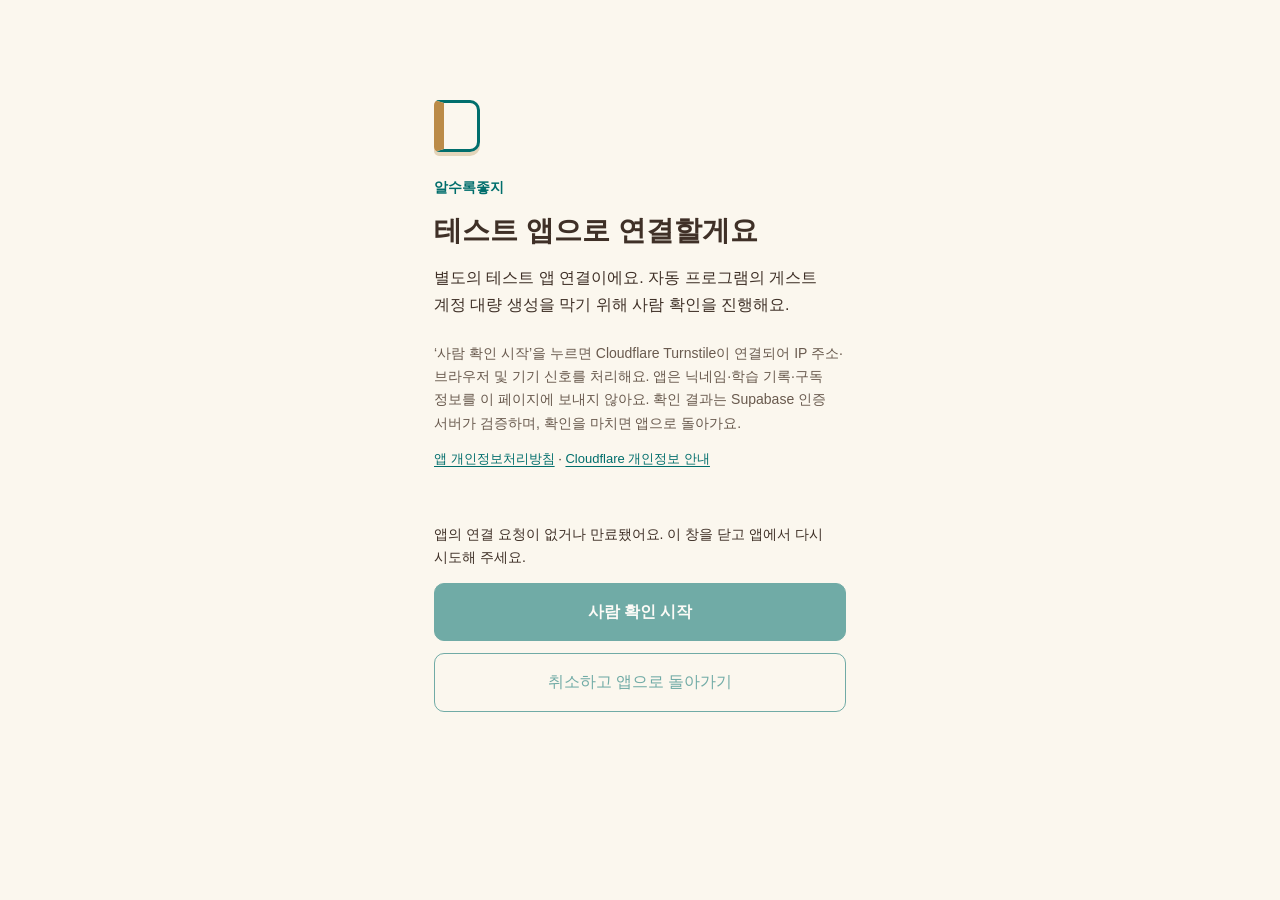
<file: guest-verification-staging.html>
<!doctype html>
<html lang="ko">
<head>
  <meta charset="utf-8" />
  <meta name="viewport" content="width=device-width, initial-scale=1" />
  <meta name="referrer" content="no-referrer" />
  <meta name="robots" content="noindex,nofollow,noarchive" />
  <meta http-equiv="Content-Security-Policy" content="default-src 'none'; script-src 'self' https://challenges.cloudflare.com; frame-src https://challenges.cloudflare.com; connect-src https://challenges.cloudflare.com; style-src 'self'; img-src 'self' data:; base-uri 'none'; form-action 'none'; object-src 'none'" />
  <title>알수록좋지 · 테스트 앱 연결 확인</title>
  <link rel="stylesheet" href="guest-verification.css" />
  <script src="guest-verification-staging.js" defer></script>
</head>
<body>
  <main>
    <div class="book" aria-hidden="true"></div>
    <p class="brand">알수록좋지</p>
    <h1>테스트 앱으로 연결할게요</h1>
    <p>별도의 테스트 앱 연결이에요. 자동 프로그램의 게스트 계정 대량 생성을 막기 위해 사람 확인을 진행해요.</p>
    <p class="notice">‘사람 확인 시작’을 누르면 Cloudflare Turnstile이 연결되어 IP 주소·브라우저 및 기기 신호를 처리해요. 앱은 닉네임·학습 기록·구독 정보를 이 페이지에 보내지 않아요. 확인 결과는 Supabase 인증 서버가 검증하며, 확인을 마치면 앱으로 돌아가요.</p>
    <p class="links"><a href="/" target="_blank" rel="noopener noreferrer">앱 개인정보처리방침</a> · <a href="https://www.cloudflare.com/privacypolicy/" target="_blank" rel="noopener noreferrer">Cloudflare 개인정보 안내</a></p>
    <div id="turnstile-widget" data-sitekey="0x4AAAAAAFddZQw3KmGvGDy5"></div>
    <p id="status" role="status" aria-live="polite">앱에서 요청한 연결만 확인할 수 있어요.</p>
    <button id="start" type="button" disabled>사람 확인 시작</button>
    <button id="cancel" type="button" class="secondary" disabled>취소하고 앱으로 돌아가기</button>
    <noscript>사람 확인에는 JavaScript가 필요해요. 이 창을 닫고 앱으로 돌아가 주세요.</noscript>
  </main>
</body>
</html>
</file>
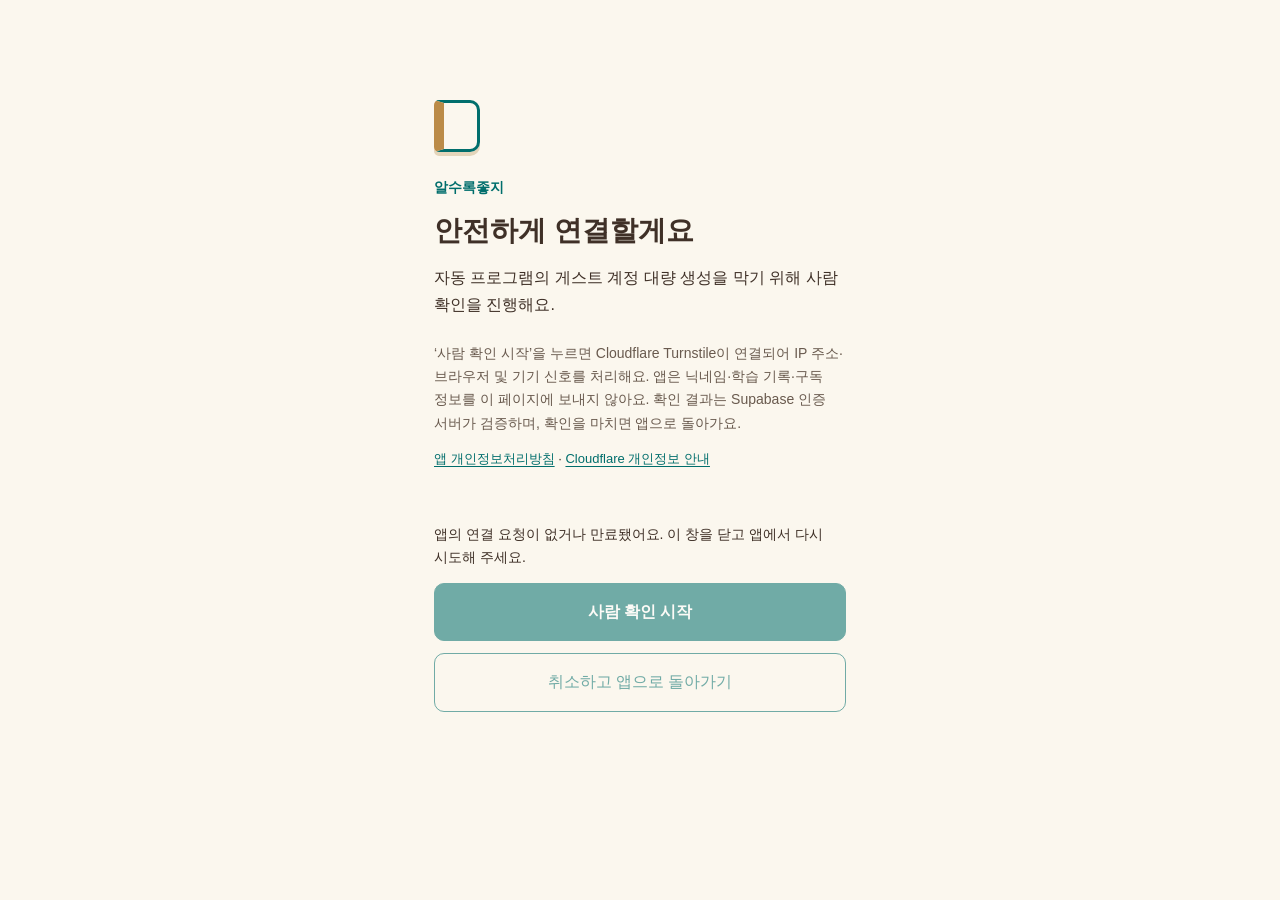
<file: guest-verification.html>
<!doctype html>
<html lang="ko">
<head>
  <meta charset="utf-8" />
  <meta name="viewport" content="width=device-width, initial-scale=1" />
  <meta name="referrer" content="no-referrer" />
  <meta name="robots" content="noindex,nofollow,noarchive" />
  <meta http-equiv="Content-Security-Policy" content="default-src 'none'; script-src 'self' https://challenges.cloudflare.com; frame-src https://challenges.cloudflare.com; connect-src https://challenges.cloudflare.com; style-src 'self'; img-src 'self' data:; base-uri 'none'; form-action 'none'; object-src 'none'" />
  <title>알수록좋지 · 게스트 연결 확인</title>
  <link rel="stylesheet" href="guest-verification.css" />
  <script src="guest-verification.js" defer></script>
</head>
<body>
  <main>
    <div class="book" aria-hidden="true"></div>
    <p class="brand">알수록좋지</p>
    <h1>안전하게 연결할게요</h1>
    <p>자동 프로그램의 게스트 계정 대량 생성을 막기 위해 사람 확인을 진행해요.</p>
    <p class="notice">‘사람 확인 시작’을 누르면 Cloudflare Turnstile이 연결되어 IP 주소·브라우저 및 기기 신호를 처리해요. 앱은 닉네임·학습 기록·구독 정보를 이 페이지에 보내지 않아요. 확인 결과는 Supabase 인증 서버가 검증하며, 확인을 마치면 앱으로 돌아가요.</p>
    <p class="links"><a href="/" target="_blank" rel="noopener noreferrer">앱 개인정보처리방침</a> · <a href="https://www.cloudflare.com/privacypolicy/" target="_blank" rel="noopener noreferrer">Cloudflare 개인정보 안내</a></p>
    <div id="turnstile-widget" data-sitekey="0x4AAAAAAFddZQw3KmGvGDy5"></div>
    <p id="status" role="status" aria-live="polite">앱에서 요청한 연결만 확인할 수 있어요.</p>
    <button id="start" type="button" disabled>사람 확인 시작</button>
    <button id="cancel" type="button" class="secondary" disabled>취소하고 앱으로 돌아가기</button>
    <noscript>사람 확인에는 JavaScript가 필요해요. 이 창을 닫고 앱으로 돌아가 주세요.</noscript>
  </main>
</body>
</html>
</file>
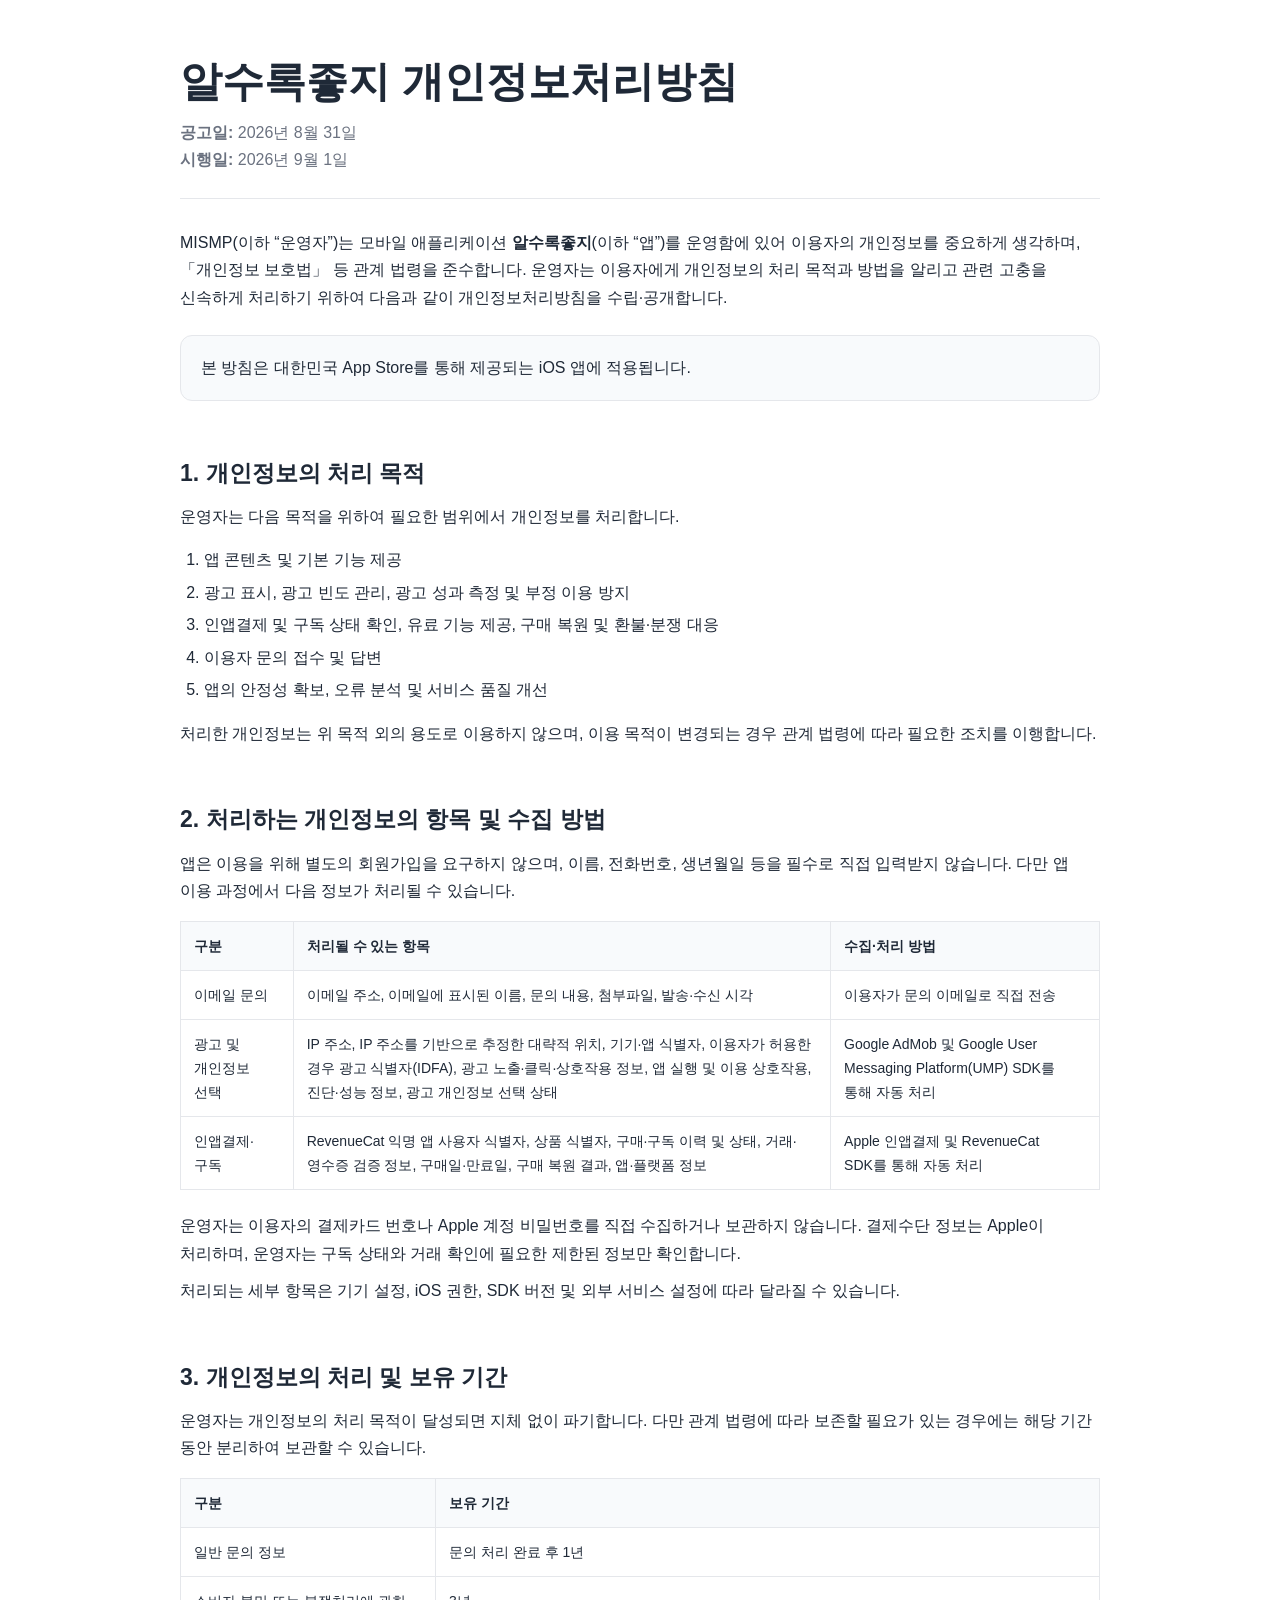
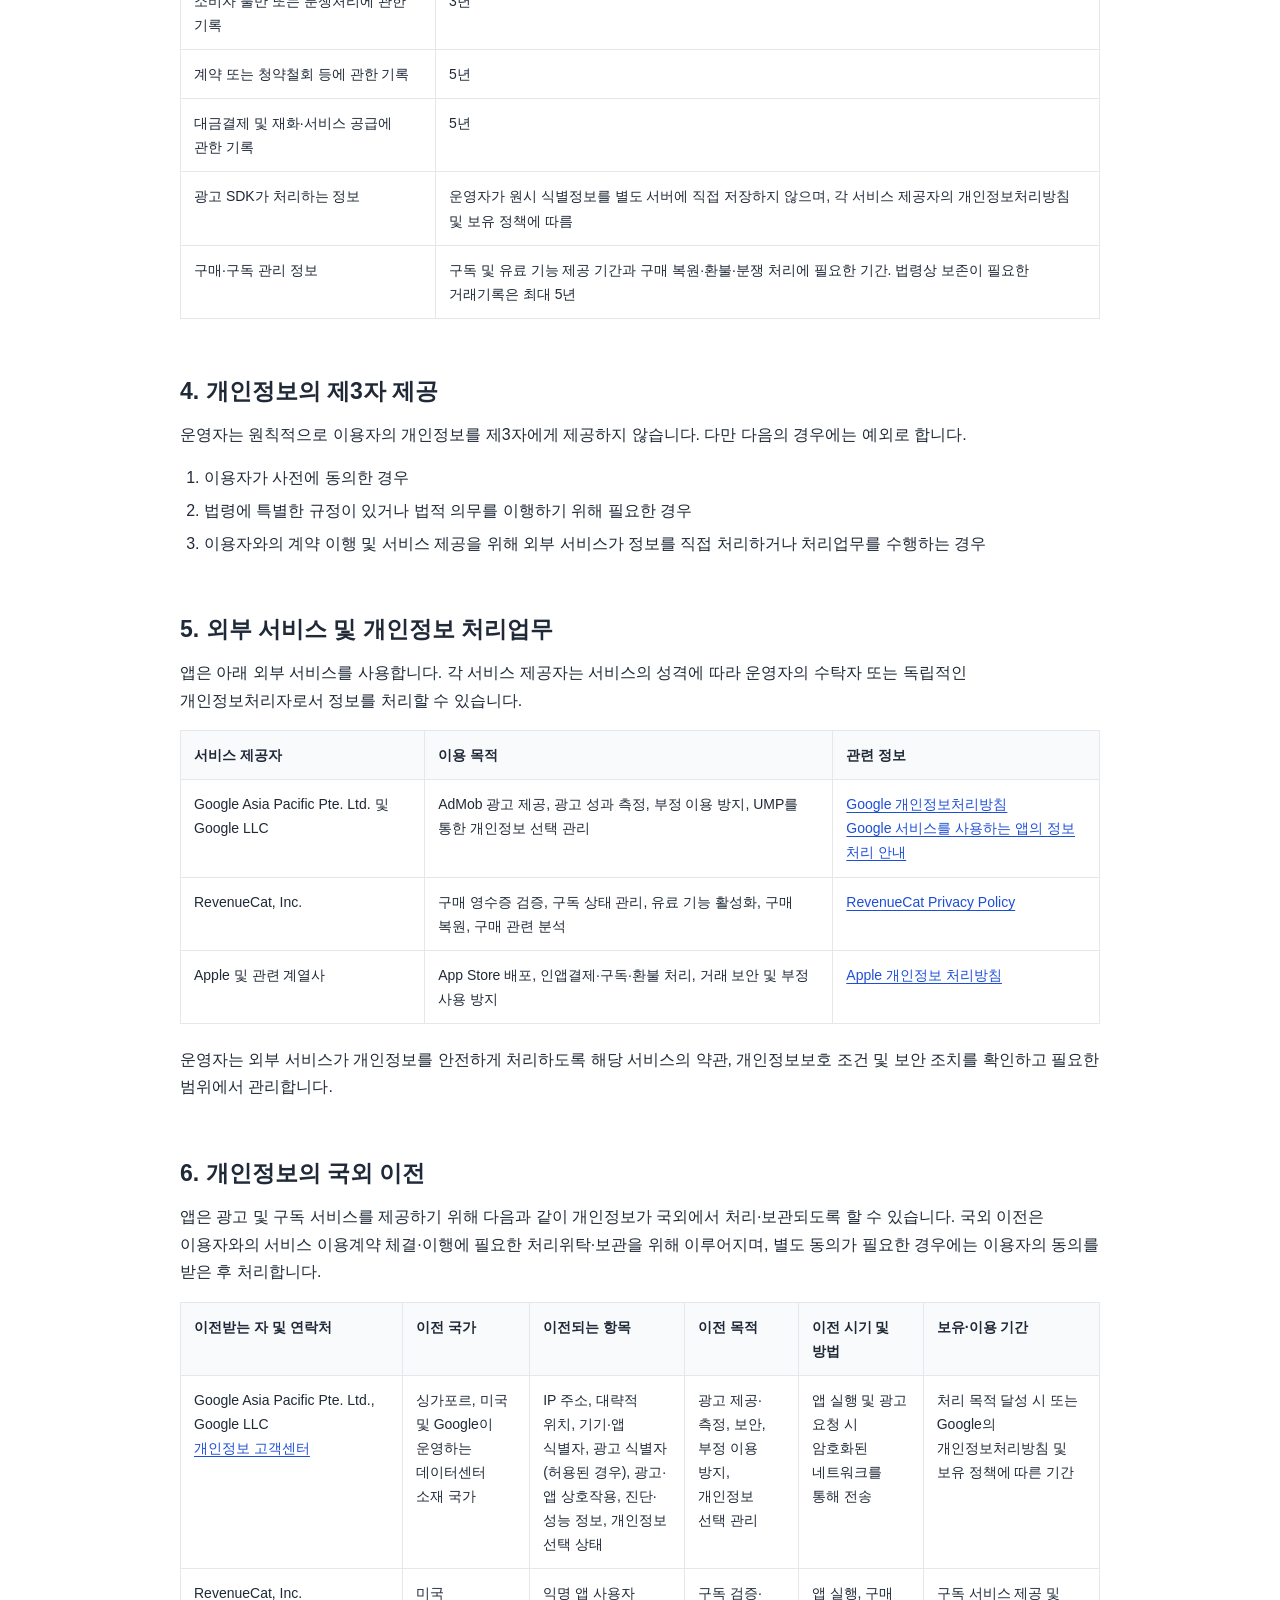
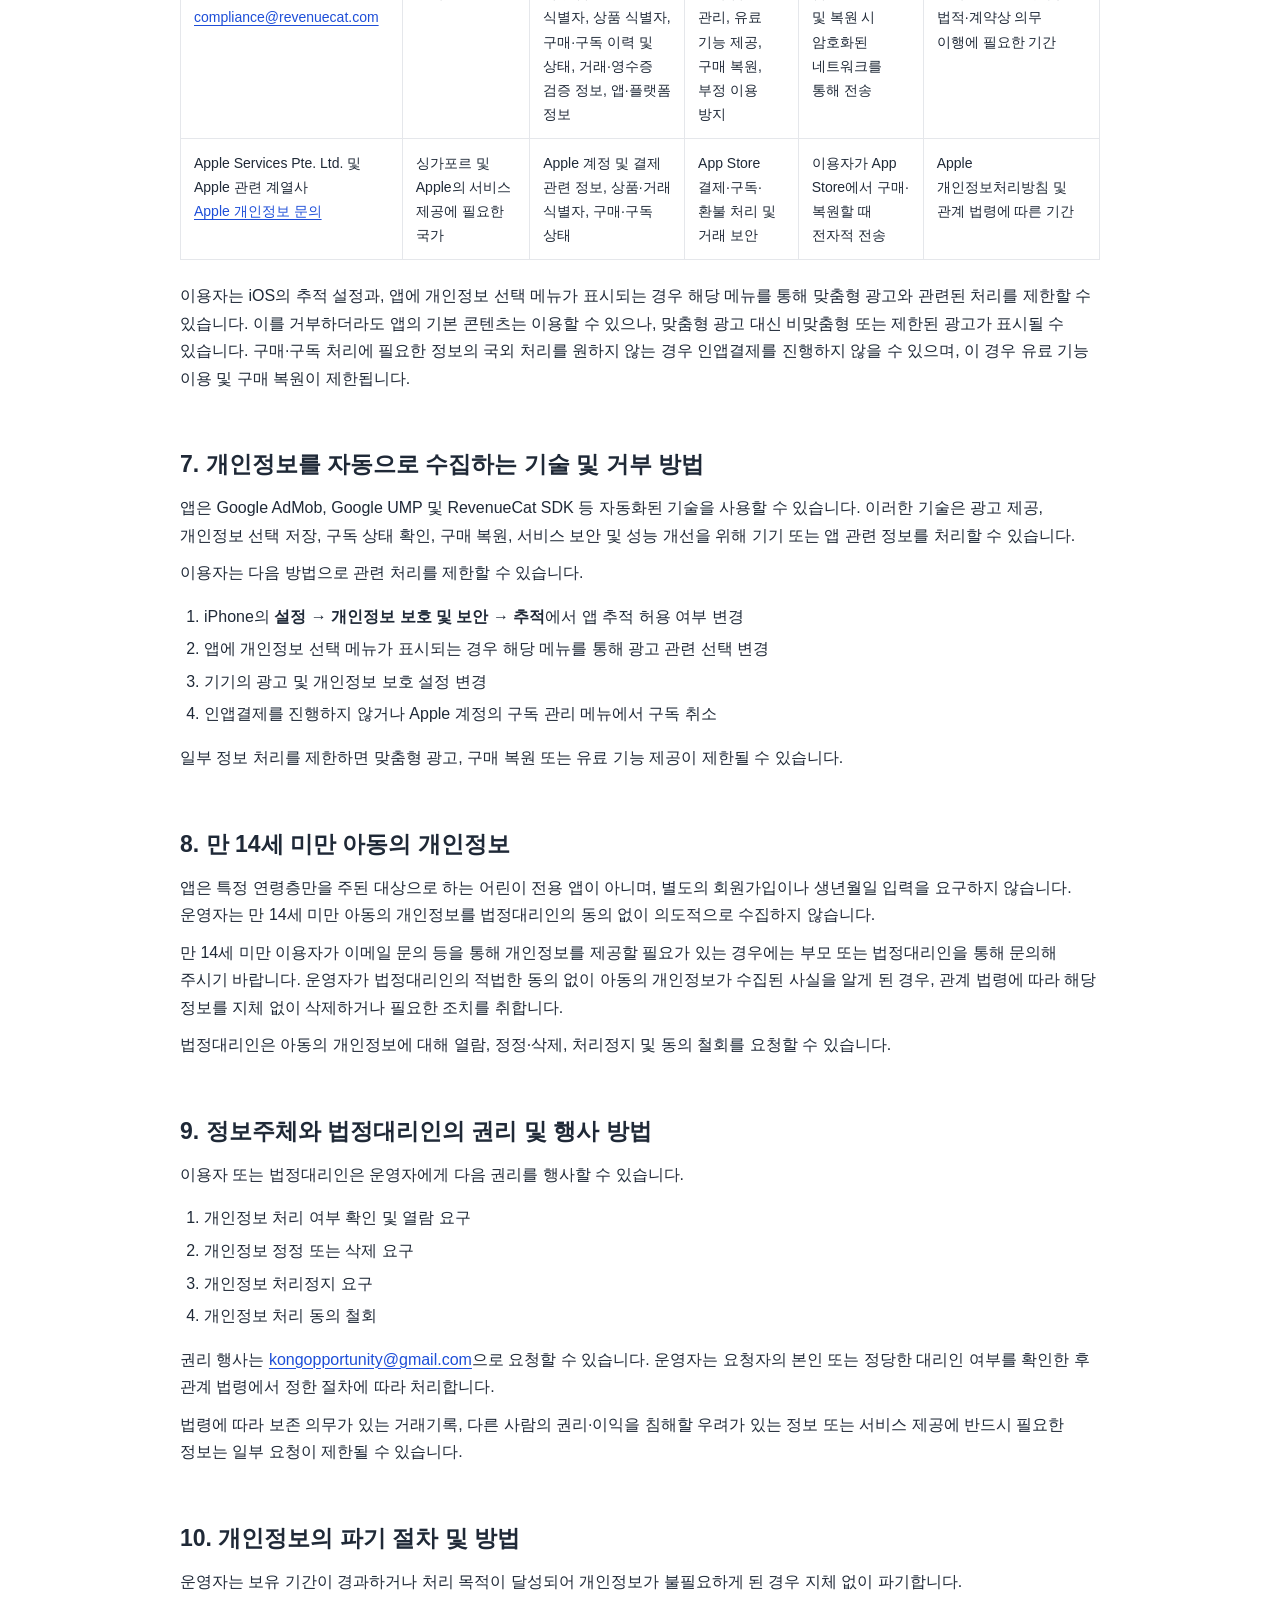
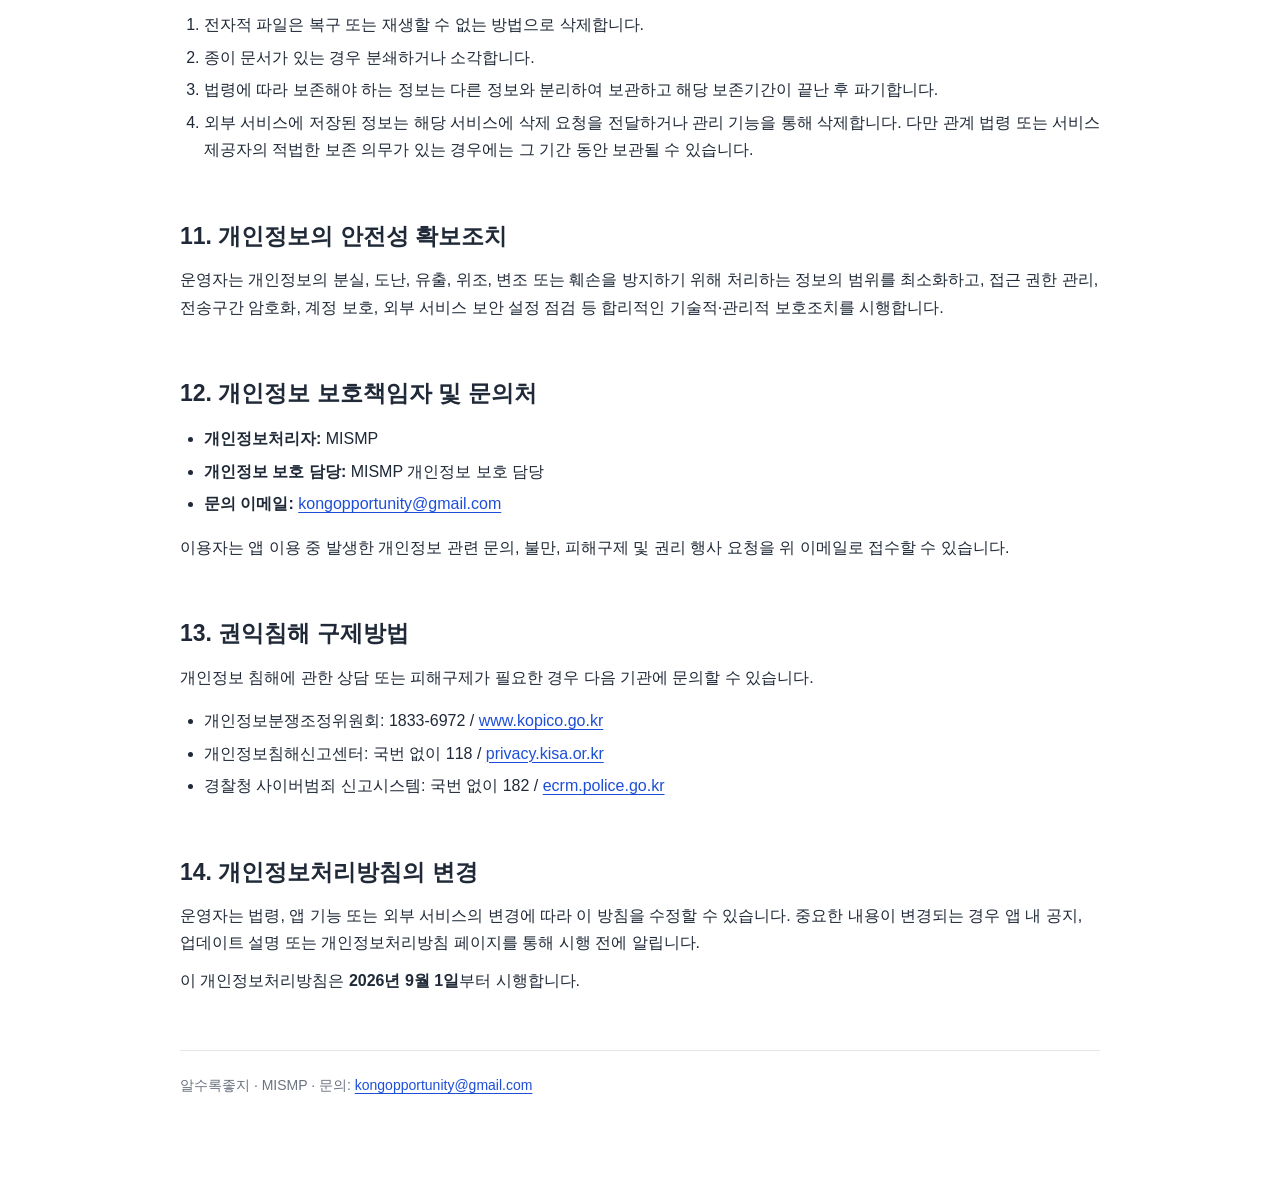
<file: history/2026-09-01.html>
<!doctype html>
<html lang="ko">
<head>
  <meta charset="utf-8" />
  <meta name="viewport" content="width=device-width, initial-scale=1" />
  <meta name="description" content="알수록좋지 개인정보처리방침" />
  <title>알수록좋지 개인정보처리방침</title>
  <style>
    :root {
      --text: #1f2937;
      --muted: #6b7280;
      --line: #e5e7eb;
      --soft: #f8fafc;
      --link: #1d4ed8;
    }
    * { box-sizing: border-box; }
    body {
      margin: 0;
      font-family: -apple-system, BlinkMacSystemFont, "Segoe UI", "Noto Sans KR", Arial, sans-serif;
      color: var(--text);
      background: #ffffff;
      line-height: 1.72;
      word-break: keep-all;
    }
    main {
      width: min(920px, calc(100% - 32px));
      margin: 0 auto;
      padding: 56px 0 80px;
    }
    h1 { margin: 0 0 10px; font-size: clamp(28px, 5vw, 42px); line-height: 1.25; }
    h2 { margin: 48px 0 14px; padding-top: 8px; font-size: 23px; line-height: 1.4; }
    p { margin: 10px 0; }
    ol, ul { padding-left: 24px; }
    li { margin: 5px 0; }
    a { color: var(--link); text-decoration-thickness: 1px; text-underline-offset: 3px; }
    .meta {
      color: var(--muted);
      margin-bottom: 30px;
      padding-bottom: 24px;
      border-bottom: 1px solid var(--line);
    }
    .notice {
      margin: 24px 0;
      padding: 18px 20px;
      background: var(--soft);
      border: 1px solid var(--line);
      border-radius: 12px;
    }
    .table-wrap { overflow-x: auto; margin: 16px 0 22px; }
    table { width: 100%; border-collapse: collapse; min-width: 660px; font-size: 14px; }
    th, td { border: 1px solid var(--line); padding: 12px 13px; text-align: left; vertical-align: top; }
    th { background: var(--soft); font-weight: 700; }
    code { background: var(--soft); padding: 2px 6px; border-radius: 5px; }
    footer { margin-top: 56px; padding-top: 22px; border-top: 1px solid var(--line); color: var(--muted); font-size: 14px; }
    @media (max-width: 600px) {
      main { width: min(100% - 24px, 920px); padding-top: 32px; }
      h2 { margin-top: 38px; font-size: 21px; }
      body { word-break: normal; }
    }
  </style>
</head>
<body>
<main>
  <h1>알수록좋지 개인정보처리방침</h1>
  <div class="meta"><strong>공고일:</strong> 2026년 8월 31일<br><strong>시행일:</strong> 2026년 9월 1일</div>

  <p>MISMP(이하 “운영자”)는 모바일 애플리케이션 <strong>알수록좋지</strong>(이하 “앱”)를 운영함에 있어 이용자의 개인정보를 중요하게 생각하며, 「개인정보 보호법」 등 관계 법령을 준수합니다. 운영자는 이용자에게 개인정보의 처리 목적과 방법을 알리고 관련 고충을 신속하게 처리하기 위하여 다음과 같이 개인정보처리방침을 수립·공개합니다.</p>
  <div class="notice">본 방침은 대한민국 App Store를 통해 제공되는 iOS 앱에 적용됩니다.</div>

  <h2>1. 개인정보의 처리 목적</h2>
  <p>운영자는 다음 목적을 위하여 필요한 범위에서 개인정보를 처리합니다.</p>
  <ol>
    <li>앱 콘텐츠 및 기본 기능 제공</li>
    <li>광고 표시, 광고 빈도 관리, 광고 성과 측정 및 부정 이용 방지</li>
    <li>인앱결제 및 구독 상태 확인, 유료 기능 제공, 구매 복원 및 환불·분쟁 대응</li>
    <li>이용자 문의 접수 및 답변</li>
    <li>앱의 안정성 확보, 오류 분석 및 서비스 품질 개선</li>
  </ol>
  <p>처리한 개인정보는 위 목적 외의 용도로 이용하지 않으며, 이용 목적이 변경되는 경우 관계 법령에 따라 필요한 조치를 이행합니다.</p>

  <h2>2. 처리하는 개인정보의 항목 및 수집 방법</h2>
  <p>앱은 이용을 위해 별도의 회원가입을 요구하지 않으며, 이름, 전화번호, 생년월일 등을 필수로 직접 입력받지 않습니다. 다만 앱 이용 과정에서 다음 정보가 처리될 수 있습니다.</p>
  <div class="table-wrap"><table>
    <thead><tr><th>구분</th><th>처리될 수 있는 항목</th><th>수집·처리 방법</th></tr></thead>
    <tbody>
      <tr><td>이메일 문의</td><td>이메일 주소, 이메일에 표시된 이름, 문의 내용, 첨부파일, 발송·수신 시각</td><td>이용자가 문의 이메일로 직접 전송</td></tr>
      <tr><td>광고 및 개인정보 선택</td><td>IP 주소, IP 주소를 기반으로 추정한 대략적 위치, 기기·앱 식별자, 이용자가 허용한 경우 광고 식별자(IDFA), 광고 노출·클릭·상호작용 정보, 앱 실행 및 이용 상호작용, 진단·성능 정보, 광고 개인정보 선택 상태</td><td>Google AdMob 및 Google User Messaging Platform(UMP) SDK를 통해 자동 처리</td></tr>
      <tr><td>인앱결제·구독</td><td>RevenueCat 익명 앱 사용자 식별자, 상품 식별자, 구매·구독 이력 및 상태, 거래·영수증 검증 정보, 구매일·만료일, 구매 복원 결과, 앱·플랫폼 정보</td><td>Apple 인앱결제 및 RevenueCat SDK를 통해 자동 처리</td></tr>
    </tbody>
  </table></div>
  <p>운영자는 이용자의 결제카드 번호나 Apple 계정 비밀번호를 직접 수집하거나 보관하지 않습니다. 결제수단 정보는 Apple이 처리하며, 운영자는 구독 상태와 거래 확인에 필요한 제한된 정보만 확인합니다.</p>
  <p>처리되는 세부 항목은 기기 설정, iOS 권한, SDK 버전 및 외부 서비스 설정에 따라 달라질 수 있습니다.</p>

  <h2>3. 개인정보의 처리 및 보유 기간</h2>
  <p>운영자는 개인정보의 처리 목적이 달성되면 지체 없이 파기합니다. 다만 관계 법령에 따라 보존할 필요가 있는 경우에는 해당 기간 동안 분리하여 보관할 수 있습니다.</p>
  <div class="table-wrap"><table>
    <thead><tr><th>구분</th><th>보유 기간</th></tr></thead>
    <tbody>
      <tr><td>일반 문의 정보</td><td>문의 처리 완료 후 1년</td></tr>
      <tr><td>소비자 불만 또는 분쟁처리에 관한 기록</td><td>3년</td></tr>
      <tr><td>계약 또는 청약철회 등에 관한 기록</td><td>5년</td></tr>
      <tr><td>대금결제 및 재화·서비스 공급에 관한 기록</td><td>5년</td></tr>
      <tr><td>광고 SDK가 처리하는 정보</td><td>운영자가 원시 식별정보를 별도 서버에 직접 저장하지 않으며, 각 서비스 제공자의 개인정보처리방침 및 보유 정책에 따름</td></tr>
      <tr><td>구매·구독 관리 정보</td><td>구독 및 유료 기능 제공 기간과 구매 복원·환불·분쟁 처리에 필요한 기간. 법령상 보존이 필요한 거래기록은 최대 5년</td></tr>
    </tbody>
  </table></div>

  <h2>4. 개인정보의 제3자 제공</h2>
  <p>운영자는 원칙적으로 이용자의 개인정보를 제3자에게 제공하지 않습니다. 다만 다음의 경우에는 예외로 합니다.</p>
  <ol>
    <li>이용자가 사전에 동의한 경우</li>
    <li>법령에 특별한 규정이 있거나 법적 의무를 이행하기 위해 필요한 경우</li>
    <li>이용자와의 계약 이행 및 서비스 제공을 위해 외부 서비스가 정보를 직접 처리하거나 처리업무를 수행하는 경우</li>
  </ol>

  <h2>5. 외부 서비스 및 개인정보 처리업무</h2>
  <p>앱은 아래 외부 서비스를 사용합니다. 각 서비스 제공자는 서비스의 성격에 따라 운영자의 수탁자 또는 독립적인 개인정보처리자로서 정보를 처리할 수 있습니다.</p>
  <div class="table-wrap"><table>
    <thead><tr><th>서비스 제공자</th><th>이용 목적</th><th>관련 정보</th></tr></thead>
    <tbody>
      <tr><td>Google Asia Pacific Pte. Ltd. 및 Google LLC</td><td>AdMob 광고 제공, 광고 성과 측정, 부정 이용 방지, UMP를 통한 개인정보 선택 관리</td><td><a href="https://policies.google.com/privacy?hl=ko" target="_blank" rel="noopener noreferrer">Google 개인정보처리방침</a><br><a href="https://policies.google.com/technologies/partner-sites?hl=ko" target="_blank" rel="noopener noreferrer">Google 서비스를 사용하는 앱의 정보 처리 안내</a></td></tr>
      <tr><td>RevenueCat, Inc.</td><td>구매 영수증 검증, 구독 상태 관리, 유료 기능 활성화, 구매 복원, 구매 관련 분석</td><td><a href="https://www.revenuecat.com/privacy/" target="_blank" rel="noopener noreferrer">RevenueCat Privacy Policy</a></td></tr>
      <tr><td>Apple 및 관련 계열사</td><td>App Store 배포, 인앱결제·구독·환불 처리, 거래 보안 및 부정 사용 방지</td><td><a href="https://www.apple.com/legal/privacy/kr/" target="_blank" rel="noopener noreferrer">Apple 개인정보 처리방침</a></td></tr>
    </tbody>
  </table></div>
  <p>운영자는 외부 서비스가 개인정보를 안전하게 처리하도록 해당 서비스의 약관, 개인정보보호 조건 및 보안 조치를 확인하고 필요한 범위에서 관리합니다.</p>

  <h2>6. 개인정보의 국외 이전</h2>
  <p>앱은 광고 및 구독 서비스를 제공하기 위해 다음과 같이 개인정보가 국외에서 처리·보관되도록 할 수 있습니다. 국외 이전은 이용자와의 서비스 이용계약 체결·이행에 필요한 처리위탁·보관을 위해 이루어지며, 별도 동의가 필요한 경우에는 이용자의 동의를 받은 후 처리합니다.</p>
  <div class="table-wrap"><table>
    <thead><tr><th>이전받는 자 및 연락처</th><th>이전 국가</th><th>이전되는 항목</th><th>이전 목적</th><th>이전 시기 및 방법</th><th>보유·이용 기간</th></tr></thead>
    <tbody>
      <tr><td>Google Asia Pacific Pte. Ltd., Google LLC<br><a href="https://support.google.com/policies/answer/9581826?hl=ko" target="_blank" rel="noopener noreferrer">개인정보 고객센터</a></td><td>싱가포르, 미국 및 Google이 운영하는 데이터센터 소재 국가</td><td>IP 주소, 대략적 위치, 기기·앱 식별자, 광고 식별자(허용된 경우), 광고·앱 상호작용, 진단·성능 정보, 개인정보 선택 상태</td><td>광고 제공·측정, 보안, 부정 이용 방지, 개인정보 선택 관리</td><td>앱 실행 및 광고 요청 시 암호화된 네트워크를 통해 전송</td><td>처리 목적 달성 시 또는 Google의 개인정보처리방침 및 보유 정책에 따른 기간</td></tr>
      <tr><td>RevenueCat, Inc.<br><a href="mailto:compliance@revenuecat.com">compliance@revenuecat.com</a></td><td>미국</td><td>익명 앱 사용자 식별자, 상품 식별자, 구매·구독 이력 및 상태, 거래·영수증 검증 정보, 앱·플랫폼 정보</td><td>구독 검증·관리, 유료 기능 제공, 구매 복원, 부정 이용 방지</td><td>앱 실행, 구매 및 복원 시 암호화된 네트워크를 통해 전송</td><td>구독 서비스 제공 및 법적·계약상 의무 이행에 필요한 기간</td></tr>
      <tr><td>Apple Services Pte. Ltd. 및 Apple 관련 계열사<br><a href="https://www.apple.com/legal/privacy/contact/" target="_blank" rel="noopener noreferrer">Apple 개인정보 문의</a></td><td>싱가포르 및 Apple의 서비스 제공에 필요한 국가</td><td>Apple 계정 및 결제 관련 정보, 상품·거래 식별자, 구매·구독 상태</td><td>App Store 결제·구독·환불 처리 및 거래 보안</td><td>이용자가 App Store에서 구매·복원할 때 전자적 전송</td><td>Apple 개인정보처리방침 및 관계 법령에 따른 기간</td></tr>
    </tbody>
  </table></div>
  <p>이용자는 iOS의 추적 설정과, 앱에 개인정보 선택 메뉴가 표시되는 경우 해당 메뉴를 통해 맞춤형 광고와 관련된 처리를 제한할 수 있습니다. 이를 거부하더라도 앱의 기본 콘텐츠는 이용할 수 있으나, 맞춤형 광고 대신 비맞춤형 또는 제한된 광고가 표시될 수 있습니다. 구매·구독 처리에 필요한 정보의 국외 처리를 원하지 않는 경우 인앱결제를 진행하지 않을 수 있으며, 이 경우 유료 기능 이용 및 구매 복원이 제한됩니다.</p>

  <h2>7. 개인정보를 자동으로 수집하는 기술 및 거부 방법</h2>
  <p>앱은 Google AdMob, Google UMP 및 RevenueCat SDK 등 자동화된 기술을 사용할 수 있습니다. 이러한 기술은 광고 제공, 개인정보 선택 저장, 구독 상태 확인, 구매 복원, 서비스 보안 및 성능 개선을 위해 기기 또는 앱 관련 정보를 처리할 수 있습니다.</p>
  <p>이용자는 다음 방법으로 관련 처리를 제한할 수 있습니다.</p>
  <ol>
    <li>iPhone의 <strong>설정 → 개인정보 보호 및 보안 → 추적</strong>에서 앱 추적 허용 여부 변경</li>
    <li>앱에 개인정보 선택 메뉴가 표시되는 경우 해당 메뉴를 통해 광고 관련 선택 변경</li>
    <li>기기의 광고 및 개인정보 보호 설정 변경</li>
    <li>인앱결제를 진행하지 않거나 Apple 계정의 구독 관리 메뉴에서 구독 취소</li>
  </ol>
  <p>일부 정보 처리를 제한하면 맞춤형 광고, 구매 복원 또는 유료 기능 제공이 제한될 수 있습니다.</p>

  <h2>8. 만 14세 미만 아동의 개인정보</h2>
  <p>앱은 특정 연령층만을 주된 대상으로 하는 어린이 전용 앱이 아니며, 별도의 회원가입이나 생년월일 입력을 요구하지 않습니다. 운영자는 만 14세 미만 아동의 개인정보를 법정대리인의 동의 없이 의도적으로 수집하지 않습니다.</p>
  <p>만 14세 미만 이용자가 이메일 문의 등을 통해 개인정보를 제공할 필요가 있는 경우에는 부모 또는 법정대리인을 통해 문의해 주시기 바랍니다. 운영자가 법정대리인의 적법한 동의 없이 아동의 개인정보가 수집된 사실을 알게 된 경우, 관계 법령에 따라 해당 정보를 지체 없이 삭제하거나 필요한 조치를 취합니다.</p>
  <p>법정대리인은 아동의 개인정보에 대해 열람, 정정·삭제, 처리정지 및 동의 철회를 요청할 수 있습니다.</p>

  <h2>9. 정보주체와 법정대리인의 권리 및 행사 방법</h2>
  <p>이용자 또는 법정대리인은 운영자에게 다음 권리를 행사할 수 있습니다.</p>
  <ol>
    <li>개인정보 처리 여부 확인 및 열람 요구</li>
    <li>개인정보 정정 또는 삭제 요구</li>
    <li>개인정보 처리정지 요구</li>
    <li>개인정보 처리 동의 철회</li>
  </ol>
  <p>권리 행사는 <a href="mailto:kongopportunity@gmail.com">kongopportunity@gmail.com</a>으로 요청할 수 있습니다. 운영자는 요청자의 본인 또는 정당한 대리인 여부를 확인한 후 관계 법령에서 정한 절차에 따라 처리합니다.</p>
  <p>법령에 따라 보존 의무가 있는 거래기록, 다른 사람의 권리·이익을 침해할 우려가 있는 정보 또는 서비스 제공에 반드시 필요한 정보는 일부 요청이 제한될 수 있습니다.</p>

  <h2>10. 개인정보의 파기 절차 및 방법</h2>
  <p>운영자는 보유 기간이 경과하거나 처리 목적이 달성되어 개인정보가 불필요하게 된 경우 지체 없이 파기합니다.</p>
  <ol>
    <li>전자적 파일은 복구 또는 재생할 수 없는 방법으로 삭제합니다.</li>
    <li>종이 문서가 있는 경우 분쇄하거나 소각합니다.</li>
    <li>법령에 따라 보존해야 하는 정보는 다른 정보와 분리하여 보관하고 해당 보존기간이 끝난 후 파기합니다.</li>
    <li>외부 서비스에 저장된 정보는 해당 서비스에 삭제 요청을 전달하거나 관리 기능을 통해 삭제합니다. 다만 관계 법령 또는 서비스 제공자의 적법한 보존 의무가 있는 경우에는 그 기간 동안 보관될 수 있습니다.</li>
  </ol>

  <h2>11. 개인정보의 안전성 확보조치</h2>
  <p>운영자는 개인정보의 분실, 도난, 유출, 위조, 변조 또는 훼손을 방지하기 위해 처리하는 정보의 범위를 최소화하고, 접근 권한 관리, 전송구간 암호화, 계정 보호, 외부 서비스 보안 설정 점검 등 합리적인 기술적·관리적 보호조치를 시행합니다.</p>

  <h2>12. 개인정보 보호책임자 및 문의처</h2>
  <ul>
    <li><strong>개인정보처리자:</strong> MISMP</li>
    <li><strong>개인정보 보호 담당:</strong> MISMP 개인정보 보호 담당</li>
    <li><strong>문의 이메일:</strong> <a href="mailto:kongopportunity@gmail.com">kongopportunity@gmail.com</a></li>
  </ul>
  <p>이용자는 앱 이용 중 발생한 개인정보 관련 문의, 불만, 피해구제 및 권리 행사 요청을 위 이메일로 접수할 수 있습니다.</p>

  <h2>13. 권익침해 구제방법</h2>
  <p>개인정보 침해에 관한 상담 또는 피해구제가 필요한 경우 다음 기관에 문의할 수 있습니다.</p>
  <ul>
    <li>개인정보분쟁조정위원회: 1833-6972 / <a href="https://www.kopico.go.kr" target="_blank" rel="noopener noreferrer">www.kopico.go.kr</a></li>
    <li>개인정보침해신고센터: 국번 없이 118 / <a href="https://privacy.kisa.or.kr" target="_blank" rel="noopener noreferrer">privacy.kisa.or.kr</a></li>
    <li>경찰청 사이버범죄 신고시스템: 국번 없이 182 / <a href="https://ecrm.police.go.kr" target="_blank" rel="noopener noreferrer">ecrm.police.go.kr</a></li>
  </ul>

  <h2>14. 개인정보처리방침의 변경</h2>
  <p>운영자는 법령, 앱 기능 또는 외부 서비스의 변경에 따라 이 방침을 수정할 수 있습니다. 중요한 내용이 변경되는 경우 앱 내 공지, 업데이트 설명 또는 개인정보처리방침 페이지를 통해 시행 전에 알립니다.</p>
  <p>이 개인정보처리방침은 <strong>2026년 9월 1일</strong>부터 시행합니다.</p>

  <footer>알수록좋지 · MISMP · 문의: <a href="mailto:kongopportunity@gmail.com">kongopportunity@gmail.com</a></footer>
</main>
</body>
</html>
</file>
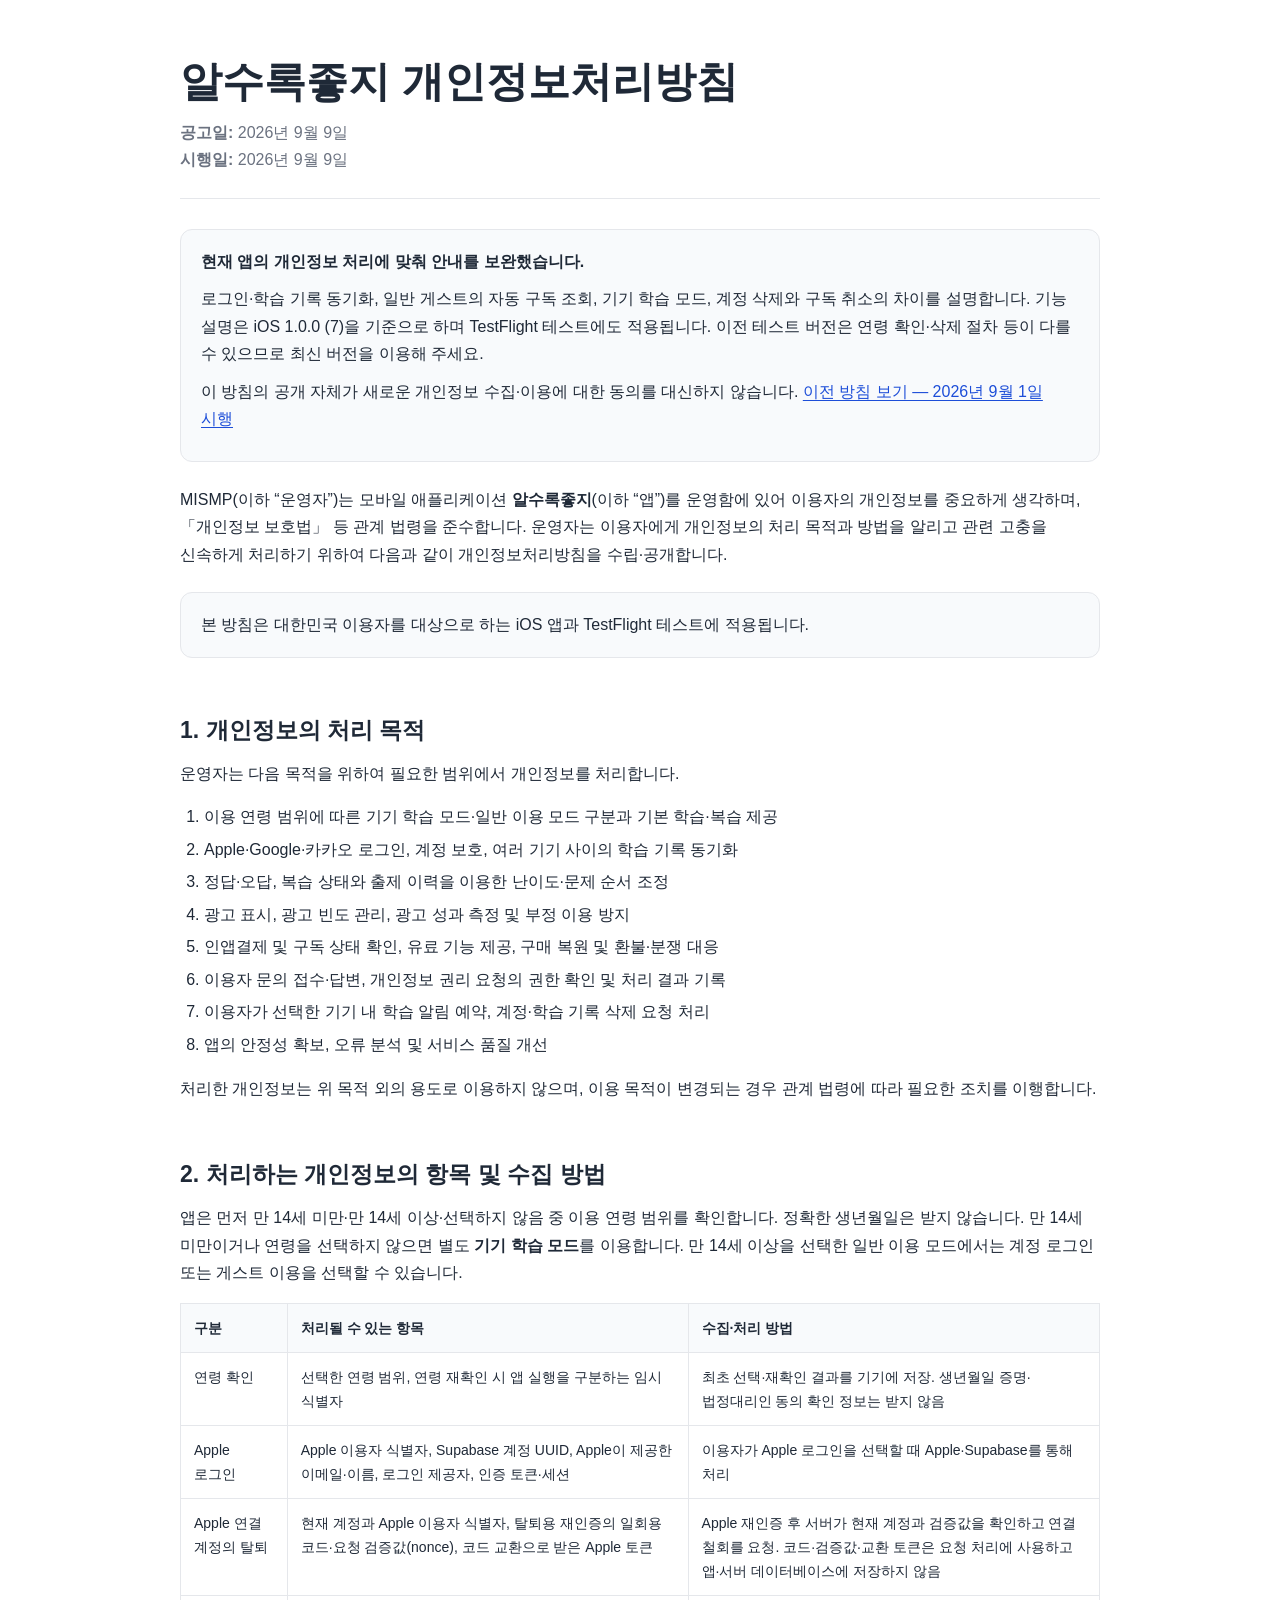
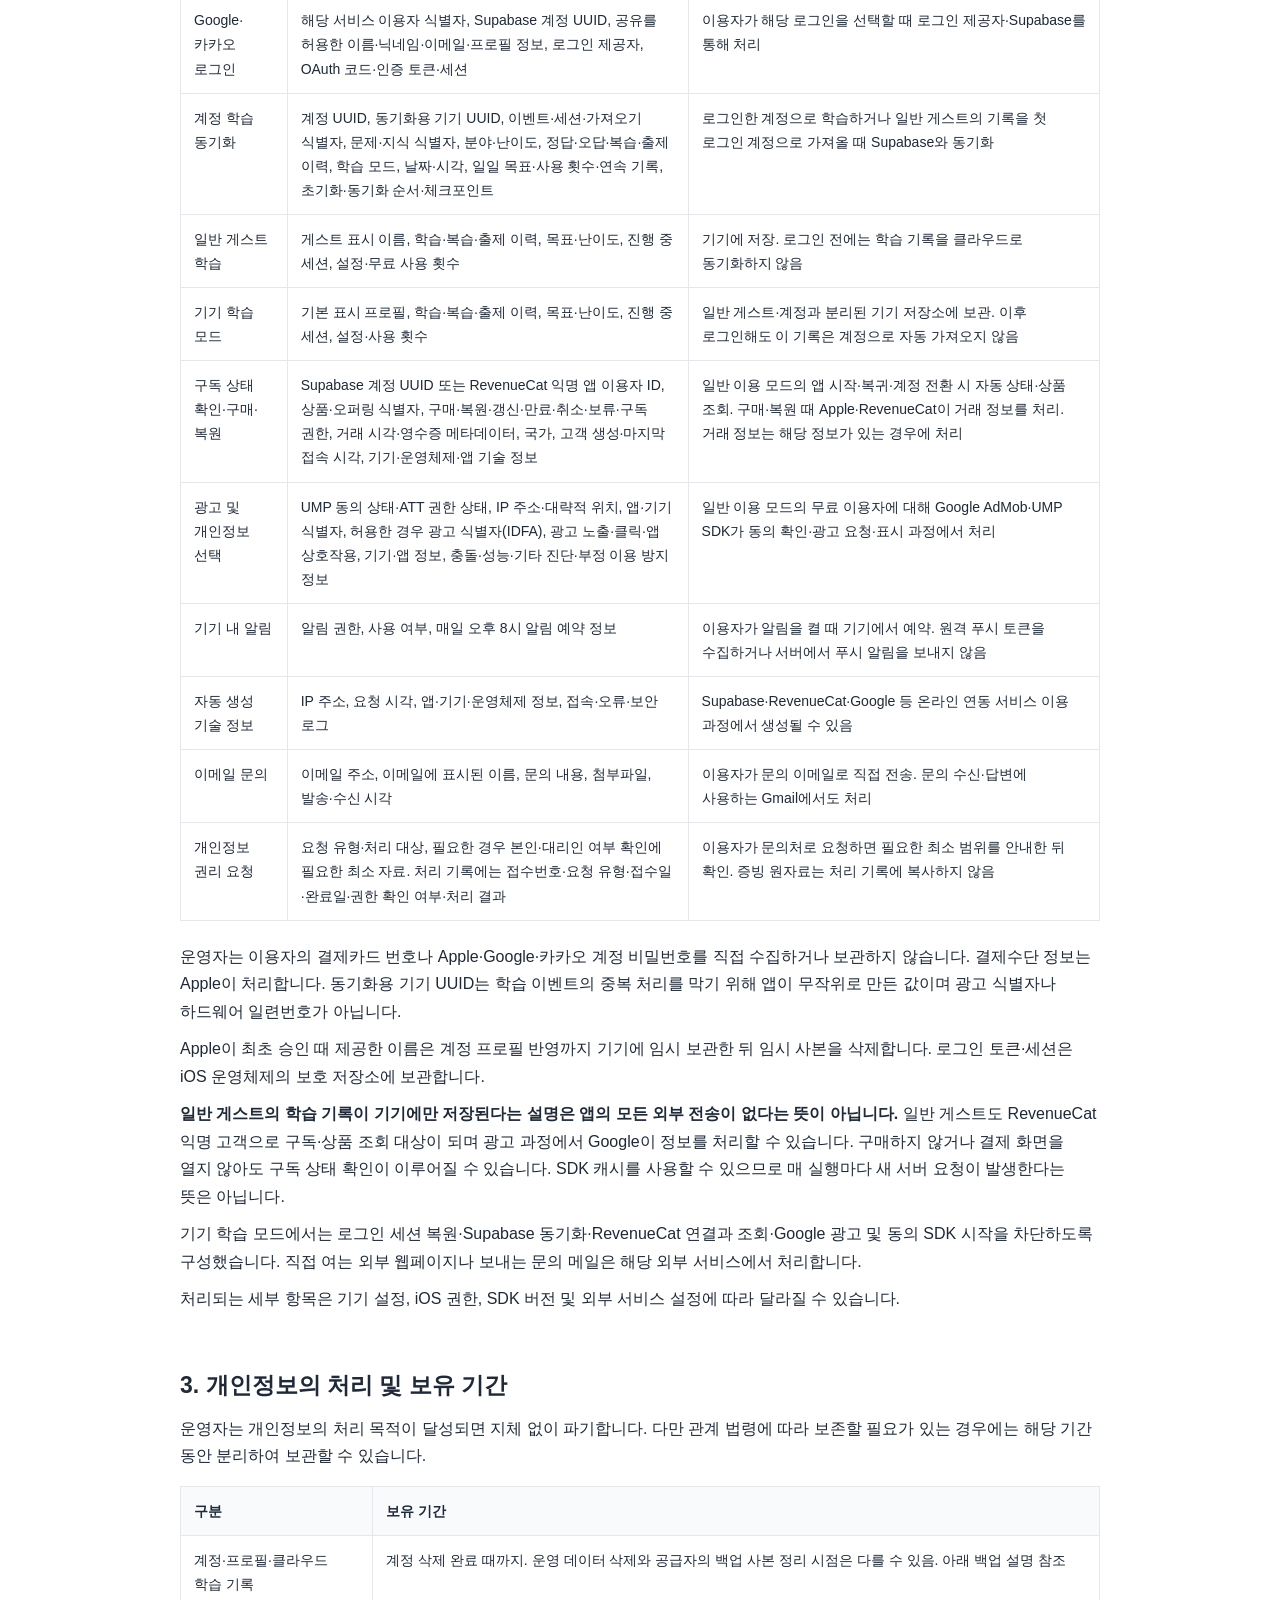
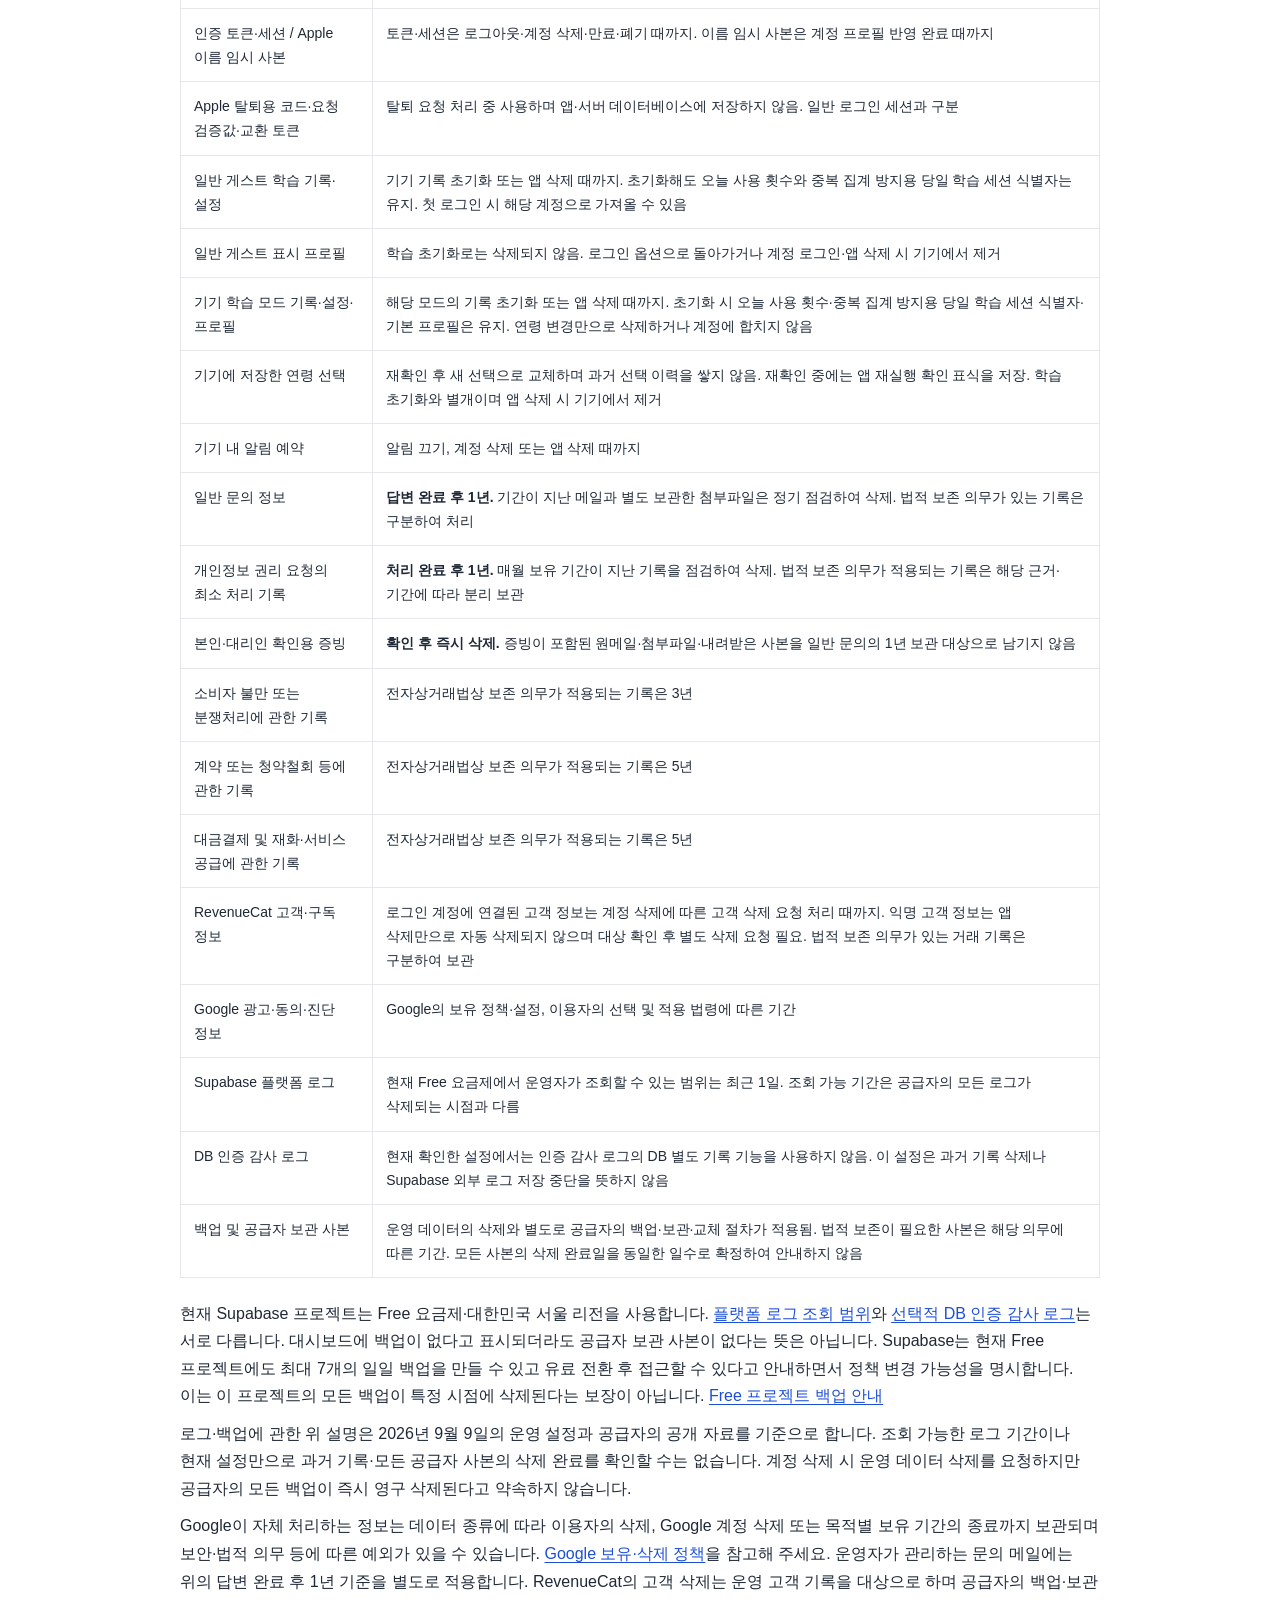
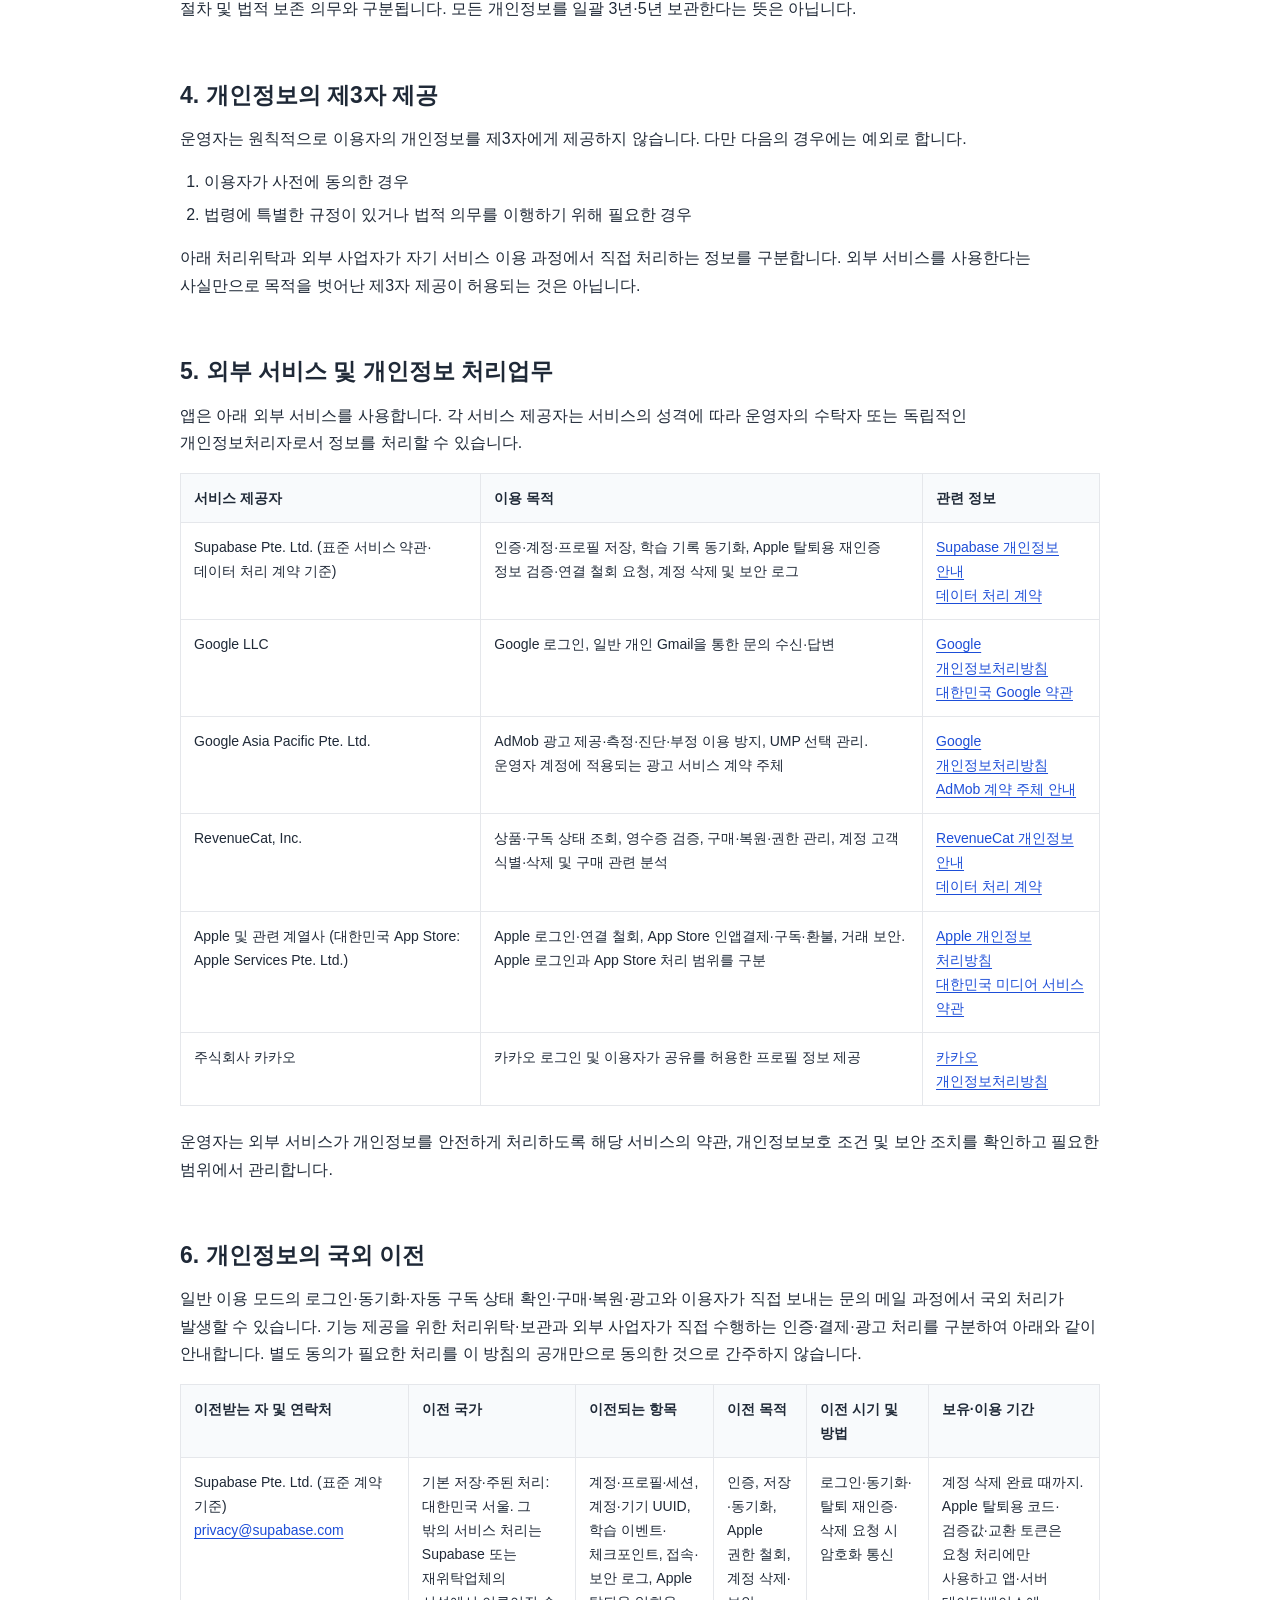
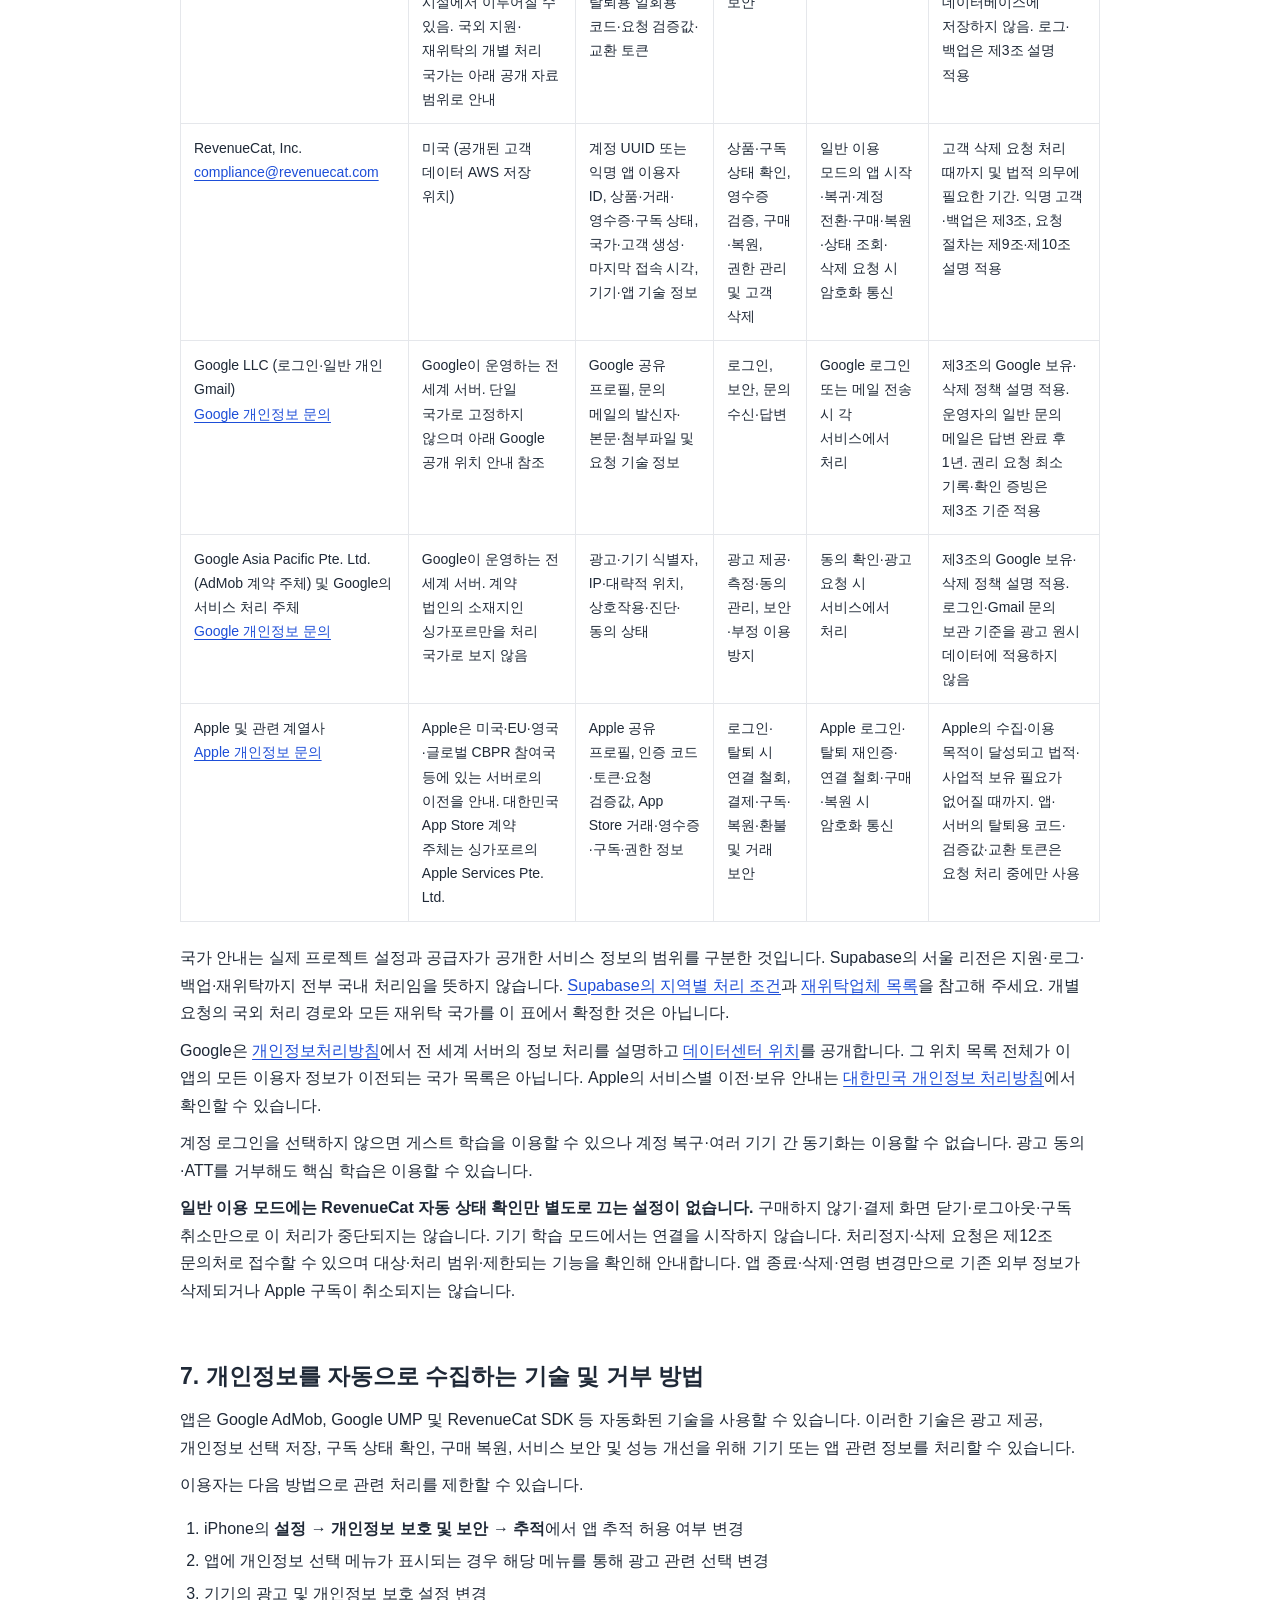
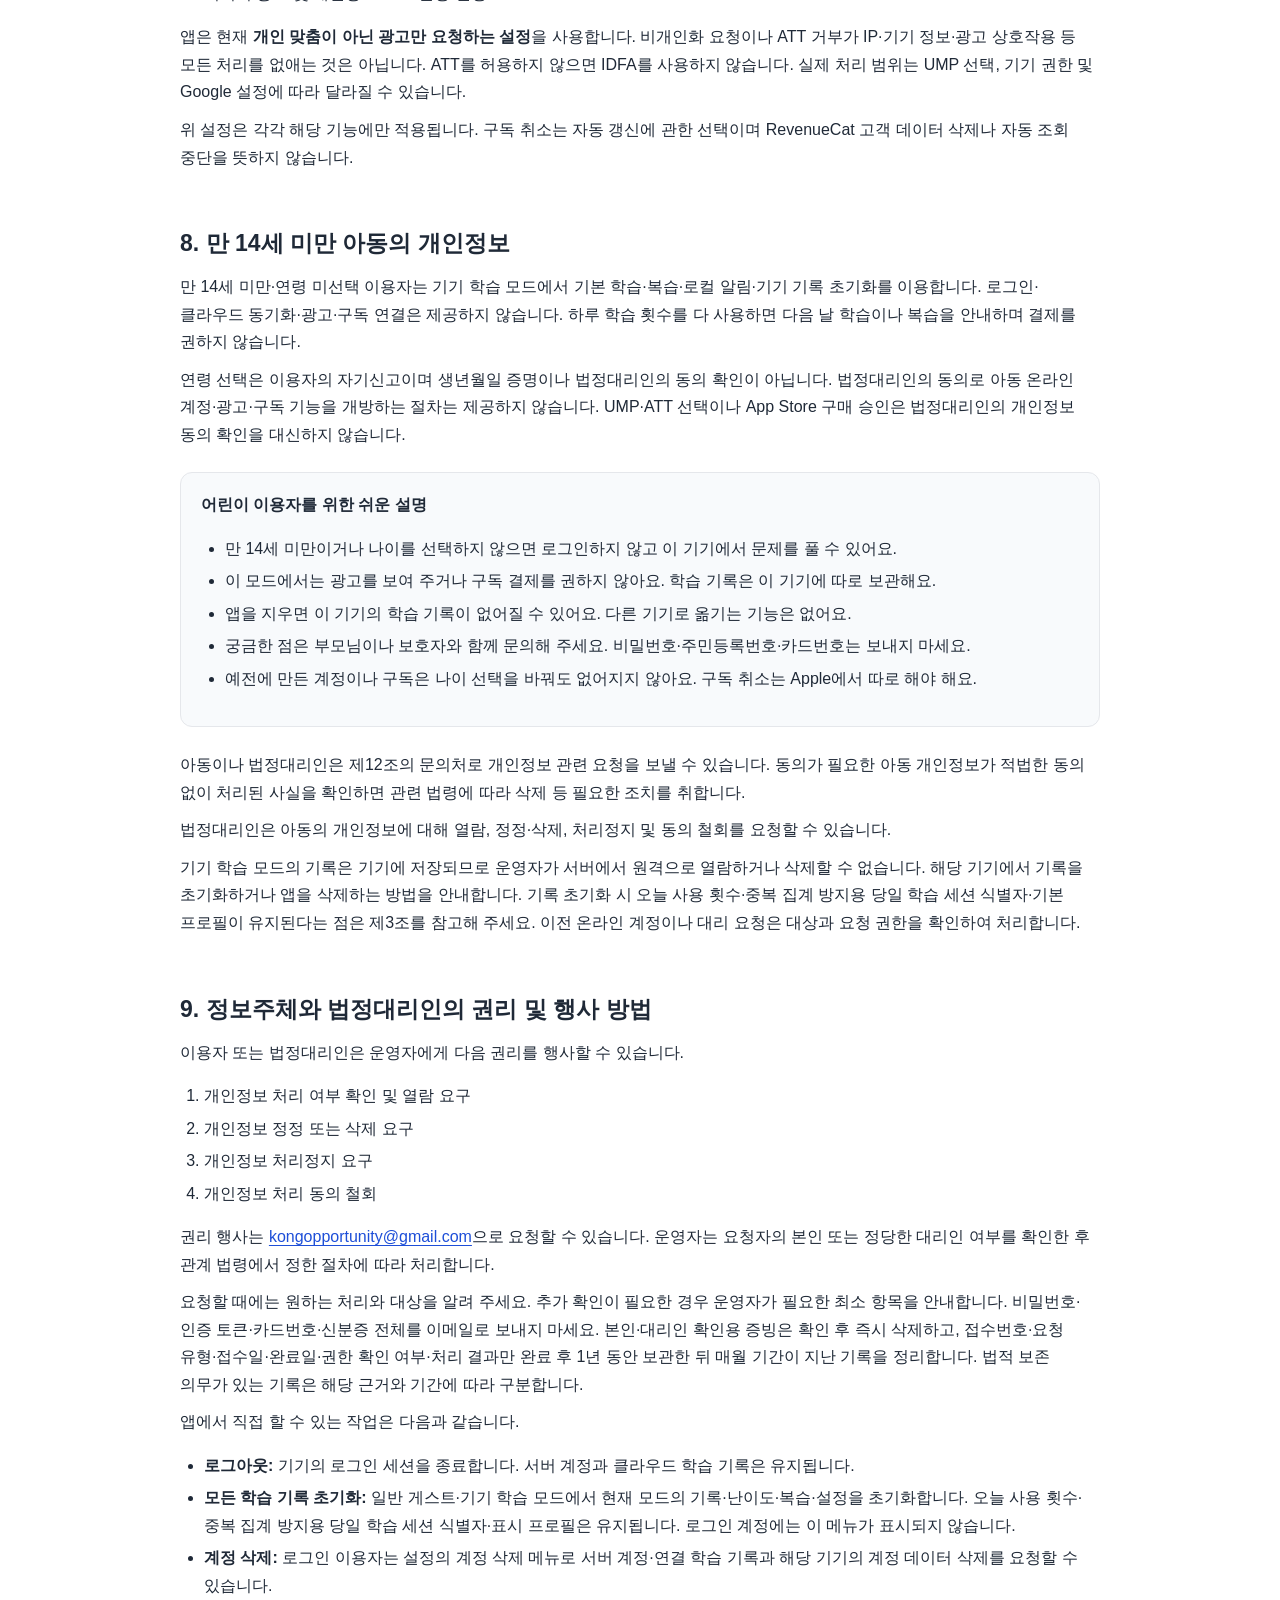
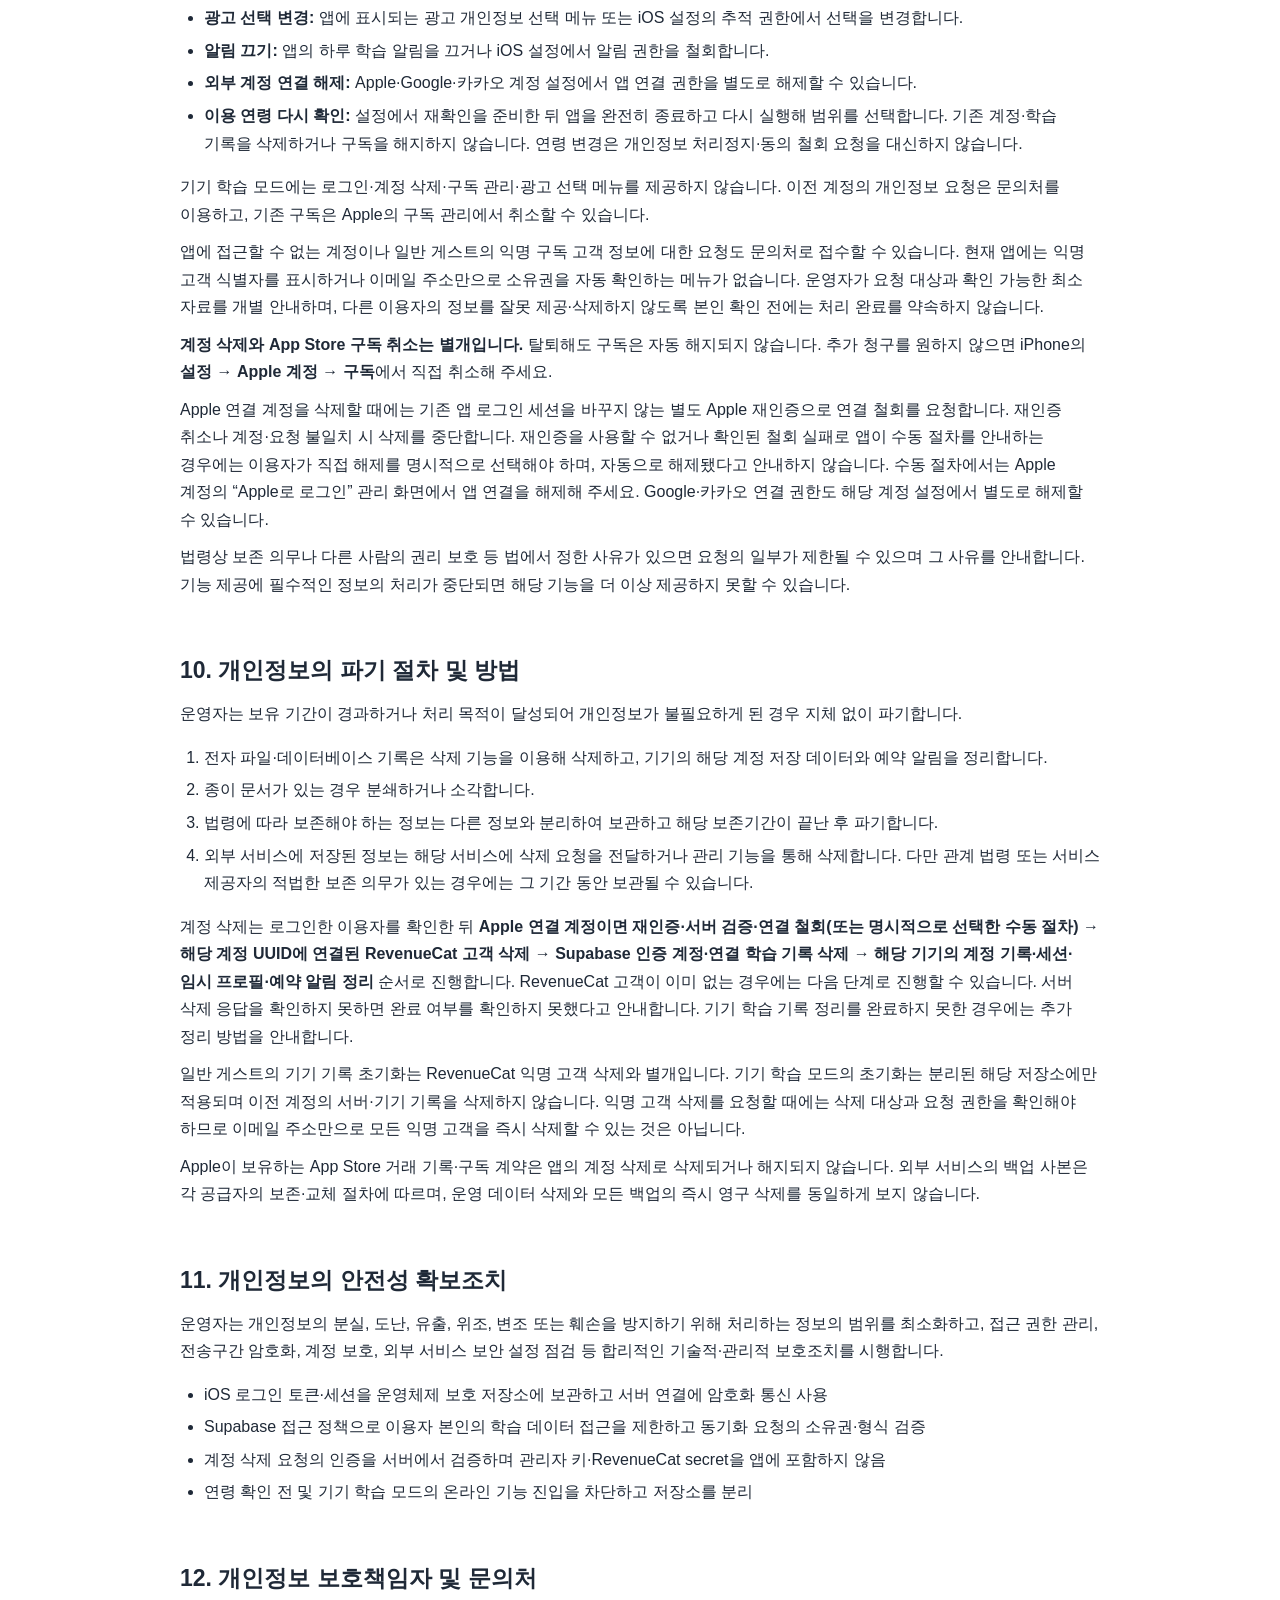
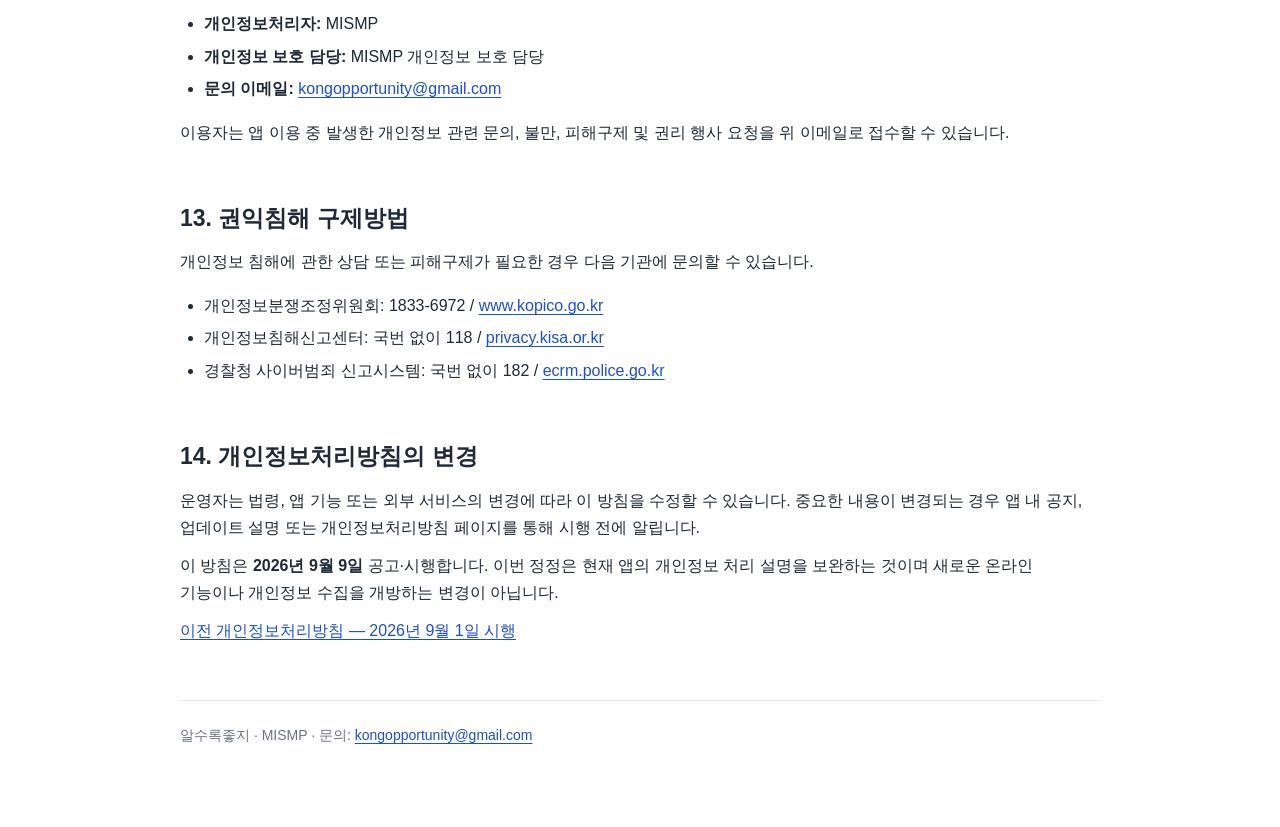
<file: history/2026-09-09.html>
<!doctype html>
<html lang="ko">
<head>
  <meta charset="utf-8" />
  <meta name="viewport" content="width=device-width, initial-scale=1" />
  <meta name="description" content="알수록좋지의 개인정보 처리, 학습 기록 보관, 계정 삭제 및 이용자 권리 안내" />
  <title>알수록좋지 개인정보처리방침</title>
  <style>
    :root {
      --text: #1f2937;
      --muted: #6b7280;
      --line: #e5e7eb;
      --soft: #f8fafc;
      --link: #1d4ed8;
    }
    * { box-sizing: border-box; }
    body {
      margin: 0;
      font-family: -apple-system, BlinkMacSystemFont, "Segoe UI", "Noto Sans KR", Arial, sans-serif;
      color: var(--text);
      background: #ffffff;
      line-height: 1.72;
      word-break: keep-all;
    }
    main {
      width: min(920px, calc(100% - 32px));
      margin: 0 auto;
      padding: 56px 0 80px;
    }
    h1 { margin: 0 0 10px; font-size: clamp(28px, 5vw, 42px); line-height: 1.25; }
    h2 { margin: 48px 0 14px; padding-top: 8px; font-size: 23px; line-height: 1.4; }
    p { margin: 10px 0; }
    ol, ul { padding-left: 24px; }
    li { margin: 5px 0; }
    a { color: var(--link); text-decoration-thickness: 1px; text-underline-offset: 3px; }
    .meta {
      color: var(--muted);
      margin-bottom: 30px;
      padding-bottom: 24px;
      border-bottom: 1px solid var(--line);
    }
    .notice {
      margin: 24px 0;
      padding: 18px 20px;
      background: var(--soft);
      border: 1px solid var(--line);
      border-radius: 12px;
    }
    .table-wrap { overflow-x: auto; margin: 16px 0 22px; }
    table { width: 100%; border-collapse: collapse; min-width: 660px; font-size: 14px; }
    th, td { border: 1px solid var(--line); padding: 12px 13px; text-align: left; vertical-align: top; }
    th { background: var(--soft); font-weight: 700; }
    code { background: var(--soft); padding: 2px 6px; border-radius: 5px; }
    footer { margin-top: 56px; padding-top: 22px; border-top: 1px solid var(--line); color: var(--muted); font-size: 14px; }
    @media (max-width: 600px) {
      main { width: min(100% - 24px, 920px); padding-top: 32px; }
      h2 { margin-top: 38px; font-size: 21px; }
      body { word-break: normal; }
    }
  </style>
</head>
<body>
<main>
  <h1>알수록좋지 개인정보처리방침</h1>
  <div class="meta"><strong>공고일:</strong> 2026년 9월 9일<br><strong>시행일:</strong> 2026년 9월 9일</div>

  <aside class="notice" aria-label="주요 정정 내용">
    <strong>현재 앱의 개인정보 처리에 맞춰 안내를 보완했습니다.</strong>
    <p>로그인·학습 기록 동기화, 일반 게스트의 자동 구독 조회, 기기 학습 모드, 계정 삭제와 구독 취소의 차이를 설명합니다. 기능 설명은 iOS 1.0.0 (7)을 기준으로 하며 TestFlight 테스트에도 적용됩니다. 이전 테스트 버전은 연령 확인·삭제 절차 등이 다를 수 있으므로 최신 버전을 이용해 주세요.</p>
    <p>이 방침의 공개 자체가 새로운 개인정보 수집·이용에 대한 동의를 대신하지 않습니다. <a href="history/2026-09-01.html">이전 방침 보기 — 2026년 9월 1일 시행</a></p>
  </aside>

  <p>MISMP(이하 “운영자”)는 모바일 애플리케이션 <strong>알수록좋지</strong>(이하 “앱”)를 운영함에 있어 이용자의 개인정보를 중요하게 생각하며, 「개인정보 보호법」 등 관계 법령을 준수합니다. 운영자는 이용자에게 개인정보의 처리 목적과 방법을 알리고 관련 고충을 신속하게 처리하기 위하여 다음과 같이 개인정보처리방침을 수립·공개합니다.</p>
  <div class="notice">본 방침은 대한민국 이용자를 대상으로 하는 iOS 앱과 TestFlight 테스트에 적용됩니다.</div>

  <h2>1. 개인정보의 처리 목적</h2>
  <p>운영자는 다음 목적을 위하여 필요한 범위에서 개인정보를 처리합니다.</p>
  <ol>
    <li>이용 연령 범위에 따른 기기 학습 모드·일반 이용 모드 구분과 기본 학습·복습 제공</li>
    <li>Apple·Google·카카오 로그인, 계정 보호, 여러 기기 사이의 학습 기록 동기화</li>
    <li>정답·오답, 복습 상태와 출제 이력을 이용한 난이도·문제 순서 조정</li>
    <li>광고 표시, 광고 빈도 관리, 광고 성과 측정 및 부정 이용 방지</li>
    <li>인앱결제 및 구독 상태 확인, 유료 기능 제공, 구매 복원 및 환불·분쟁 대응</li>
    <li>이용자 문의 접수·답변, 개인정보 권리 요청의 권한 확인 및 처리 결과 기록</li>
    <li>이용자가 선택한 기기 내 학습 알림 예약, 계정·학습 기록 삭제 요청 처리</li>
    <li>앱의 안정성 확보, 오류 분석 및 서비스 품질 개선</li>
  </ol>
  <p>처리한 개인정보는 위 목적 외의 용도로 이용하지 않으며, 이용 목적이 변경되는 경우 관계 법령에 따라 필요한 조치를 이행합니다.</p>

  <h2>2. 처리하는 개인정보의 항목 및 수집 방법</h2>
  <p>앱은 먼저 만 14세 미만·만 14세 이상·선택하지 않음 중 이용 연령 범위를 확인합니다. 정확한 생년월일은 받지 않습니다. 만 14세 미만이거나 연령을 선택하지 않으면 별도 <strong>기기 학습 모드</strong>를 이용합니다. 만 14세 이상을 선택한 일반 이용 모드에서는 계정 로그인 또는 게스트 이용을 선택할 수 있습니다.</p>
  <div class="table-wrap"><table>
    <thead><tr><th>구분</th><th>처리될 수 있는 항목</th><th>수집·처리 방법</th></tr></thead>
    <tbody>
      <tr><td>연령 확인</td><td>선택한 연령 범위, 연령 재확인 시 앱 실행을 구분하는 임시 식별자</td><td>최초 선택·재확인 결과를 기기에 저장. 생년월일 증명·법정대리인 동의 확인 정보는 받지 않음</td></tr>
      <tr><td>Apple 로그인</td><td>Apple 이용자 식별자, Supabase 계정 UUID, Apple이 제공한 이메일·이름, 로그인 제공자, 인증 토큰·세션</td><td>이용자가 Apple 로그인을 선택할 때 Apple·Supabase를 통해 처리</td></tr>
      <tr><td>Apple 연결 계정의 탈퇴</td><td>현재 계정과 Apple 이용자 식별자, 탈퇴용 재인증의 일회용 코드·요청 검증값(nonce), 코드 교환으로 받은 Apple 토큰</td><td>Apple 재인증 후 서버가 현재 계정과 검증값을 확인하고 연결 철회를 요청. 코드·검증값·교환 토큰은 요청 처리에 사용하고 앱·서버 데이터베이스에 저장하지 않음</td></tr>
      <tr><td>Google·카카오 로그인</td><td>해당 서비스 이용자 식별자, Supabase 계정 UUID, 공유를 허용한 이름·닉네임·이메일·프로필 정보, 로그인 제공자, OAuth 코드·인증 토큰·세션</td><td>이용자가 해당 로그인을 선택할 때 로그인 제공자·Supabase를 통해 처리</td></tr>
      <tr><td>계정 학습 동기화</td><td>계정 UUID, 동기화용 기기 UUID, 이벤트·세션·가져오기 식별자, 문제·지식 식별자, 분야·난이도, 정답·오답·복습·출제 이력, 학습 모드, 날짜·시각, 일일 목표·사용 횟수·연속 기록, 초기화·동기화 순서·체크포인트</td><td>로그인한 계정으로 학습하거나 일반 게스트의 기록을 첫 로그인 계정으로 가져올 때 Supabase와 동기화</td></tr>
      <tr><td>일반 게스트 학습</td><td>게스트 표시 이름, 학습·복습·출제 이력, 목표·난이도, 진행 중 세션, 설정·무료 사용 횟수</td><td>기기에 저장. 로그인 전에는 학습 기록을 클라우드로 동기화하지 않음</td></tr>
      <tr><td>기기 학습 모드</td><td>기본 표시 프로필, 학습·복습·출제 이력, 목표·난이도, 진행 중 세션, 설정·사용 횟수</td><td>일반 게스트·계정과 분리된 기기 저장소에 보관. 이후 로그인해도 이 기록은 계정으로 자동 가져오지 않음</td></tr>
      <tr><td>구독 상태 확인·구매·복원</td><td>Supabase 계정 UUID 또는 RevenueCat 익명 앱 이용자 ID, 상품·오퍼링 식별자, 구매·복원·갱신·만료·취소·보류·구독 권한, 거래 시각·영수증 메타데이터, 국가, 고객 생성·마지막 접속 시각, 기기·운영체제·앱 기술 정보</td><td>일반 이용 모드의 앱 시작·복귀·계정 전환 시 자동 상태·상품 조회. 구매·복원 때 Apple·RevenueCat이 거래 정보를 처리. 거래 정보는 해당 정보가 있는 경우에 처리</td></tr>
      <tr><td>광고 및 개인정보 선택</td><td>UMP 동의 상태·ATT 권한 상태, IP 주소·대략적 위치, 앱·기기 식별자, 허용한 경우 광고 식별자(IDFA), 광고 노출·클릭·앱 상호작용, 기기·앱 정보, 충돌·성능·기타 진단·부정 이용 방지 정보</td><td>일반 이용 모드의 무료 이용자에 대해 Google AdMob·UMP SDK가 동의 확인·광고 요청·표시 과정에서 처리</td></tr>
      <tr><td>기기 내 알림</td><td>알림 권한, 사용 여부, 매일 오후 8시 알림 예약 정보</td><td>이용자가 알림을 켤 때 기기에서 예약. 원격 푸시 토큰을 수집하거나 서버에서 푸시 알림을 보내지 않음</td></tr>
      <tr><td>자동 생성 기술 정보</td><td>IP 주소, 요청 시각, 앱·기기·운영체제 정보, 접속·오류·보안 로그</td><td>Supabase·RevenueCat·Google 등 온라인 연동 서비스 이용 과정에서 생성될 수 있음</td></tr>
      <tr><td>이메일 문의</td><td>이메일 주소, 이메일에 표시된 이름, 문의 내용, 첨부파일, 발송·수신 시각</td><td>이용자가 문의 이메일로 직접 전송. 문의 수신·답변에 사용하는 Gmail에서도 처리</td></tr>
      <tr><td>개인정보 권리 요청</td><td>요청 유형·처리 대상, 필요한 경우 본인·대리인 여부 확인에 필요한 최소 자료. 처리 기록에는 접수번호·요청 유형·접수일·완료일·권한 확인 여부·처리 결과</td><td>이용자가 문의처로 요청하면 필요한 최소 범위를 안내한 뒤 확인. 증빙 원자료는 처리 기록에 복사하지 않음</td></tr>
    </tbody>
  </table></div>
  <p>운영자는 이용자의 결제카드 번호나 Apple·Google·카카오 계정 비밀번호를 직접 수집하거나 보관하지 않습니다. 결제수단 정보는 Apple이 처리합니다. 동기화용 기기 UUID는 학습 이벤트의 중복 처리를 막기 위해 앱이 무작위로 만든 값이며 광고 식별자나 하드웨어 일련번호가 아닙니다.</p>
  <p>Apple이 최초 승인 때 제공한 이름은 계정 프로필 반영까지 기기에 임시 보관한 뒤 임시 사본을 삭제합니다. 로그인 토큰·세션은 iOS 운영체제의 보호 저장소에 보관합니다.</p>
  <p><strong>일반 게스트의 학습 기록이 기기에만 저장된다는 설명은 앱의 모든 외부 전송이 없다는 뜻이 아닙니다.</strong> 일반 게스트도 RevenueCat 익명 고객으로 구독·상품 조회 대상이 되며 광고 과정에서 Google이 정보를 처리할 수 있습니다. 구매하지 않거나 결제 화면을 열지 않아도 구독 상태 확인이 이루어질 수 있습니다. SDK 캐시를 사용할 수 있으므로 매 실행마다 새 서버 요청이 발생한다는 뜻은 아닙니다.</p>
  <p>기기 학습 모드에서는 로그인 세션 복원·Supabase 동기화·RevenueCat 연결과 조회·Google 광고 및 동의 SDK 시작을 차단하도록 구성했습니다. 직접 여는 외부 웹페이지나 보내는 문의 메일은 해당 외부 서비스에서 처리합니다.</p>
  <p>처리되는 세부 항목은 기기 설정, iOS 권한, SDK 버전 및 외부 서비스 설정에 따라 달라질 수 있습니다.</p>

  <h2>3. 개인정보의 처리 및 보유 기간</h2>
  <p>운영자는 개인정보의 처리 목적이 달성되면 지체 없이 파기합니다. 다만 관계 법령에 따라 보존할 필요가 있는 경우에는 해당 기간 동안 분리하여 보관할 수 있습니다.</p>
  <div class="table-wrap"><table>
    <thead><tr><th>구분</th><th>보유 기간</th></tr></thead>
    <tbody>
      <tr><td>계정·프로필·클라우드 학습 기록</td><td>계정 삭제 완료 때까지. 운영 데이터 삭제와 공급자의 백업 사본 정리 시점은 다를 수 있음. 아래 백업 설명 참조</td></tr>
      <tr><td>인증 토큰·세션 / Apple 이름 임시 사본</td><td>토큰·세션은 로그아웃·계정 삭제·만료·폐기 때까지. 이름 임시 사본은 계정 프로필 반영 완료 때까지</td></tr>
      <tr><td>Apple 탈퇴용 코드·요청 검증값·교환 토큰</td><td>탈퇴 요청 처리 중 사용하며 앱·서버 데이터베이스에 저장하지 않음. 일반 로그인 세션과 구분</td></tr>
      <tr><td>일반 게스트 학습 기록·설정</td><td>기기 기록 초기화 또는 앱 삭제 때까지. 초기화해도 오늘 사용 횟수와 중복 집계 방지용 당일 학습 세션 식별자는 유지. 첫 로그인 시 해당 계정으로 가져올 수 있음</td></tr>
      <tr><td>일반 게스트 표시 프로필</td><td>학습 초기화로는 삭제되지 않음. 로그인 옵션으로 돌아가거나 계정 로그인·앱 삭제 시 기기에서 제거</td></tr>
      <tr><td>기기 학습 모드 기록·설정·프로필</td><td>해당 모드의 기록 초기화 또는 앱 삭제 때까지. 초기화 시 오늘 사용 횟수·중복 집계 방지용 당일 학습 세션 식별자·기본 프로필은 유지. 연령 변경만으로 삭제하거나 계정에 합치지 않음</td></tr>
      <tr><td>기기에 저장한 연령 선택</td><td>재확인 후 새 선택으로 교체하며 과거 선택 이력을 쌓지 않음. 재확인 중에는 앱 재실행 확인 표식을 저장. 학습 초기화와 별개이며 앱 삭제 시 기기에서 제거</td></tr>
      <tr><td>기기 내 알림 예약</td><td>알림 끄기, 계정 삭제 또는 앱 삭제 때까지</td></tr>
      <tr><td>일반 문의 정보</td><td><strong>답변 완료 후 1년.</strong> 기간이 지난 메일과 별도 보관한 첨부파일은 정기 점검하여 삭제. 법적 보존 의무가 있는 기록은 구분하여 처리</td></tr>
      <tr><td>개인정보 권리 요청의 최소 처리 기록</td><td><strong>처리 완료 후 1년.</strong> 매월 보유 기간이 지난 기록을 점검하여 삭제. 법적 보존 의무가 적용되는 기록은 해당 근거·기간에 따라 분리 보관</td></tr>
      <tr><td>본인·대리인 확인용 증빙</td><td><strong>확인 후 즉시 삭제.</strong> 증빙이 포함된 원메일·첨부파일·내려받은 사본을 일반 문의의 1년 보관 대상으로 남기지 않음</td></tr>
      <tr><td>소비자 불만 또는 분쟁처리에 관한 기록</td><td>전자상거래법상 보존 의무가 적용되는 기록은 3년</td></tr>
      <tr><td>계약 또는 청약철회 등에 관한 기록</td><td>전자상거래법상 보존 의무가 적용되는 기록은 5년</td></tr>
      <tr><td>대금결제 및 재화·서비스 공급에 관한 기록</td><td>전자상거래법상 보존 의무가 적용되는 기록은 5년</td></tr>
      <tr><td>RevenueCat 고객·구독 정보</td><td>로그인 계정에 연결된 고객 정보는 계정 삭제에 따른 고객 삭제 요청 처리 때까지. 익명 고객 정보는 앱 삭제만으로 자동 삭제되지 않으며 대상 확인 후 별도 삭제 요청 필요. 법적 보존 의무가 있는 거래 기록은 구분하여 보관</td></tr>
      <tr><td>Google 광고·동의·진단 정보</td><td>Google의 보유 정책·설정, 이용자의 선택 및 적용 법령에 따른 기간</td></tr>
      <tr><td>Supabase 플랫폼 로그</td><td>현재 Free 요금제에서 운영자가 조회할 수 있는 범위는 최근 1일. 조회 가능 기간은 공급자의 모든 로그가 삭제되는 시점과 다름</td></tr>
      <tr><td>DB 인증 감사 로그</td><td>현재 확인한 설정에서는 인증 감사 로그의 DB 별도 기록 기능을 사용하지 않음. 이 설정은 과거 기록 삭제나 Supabase 외부 로그 저장 중단을 뜻하지 않음</td></tr>
      <tr><td>백업 및 공급자 보관 사본</td><td>운영 데이터의 삭제와 별도로 공급자의 백업·보관·교체 절차가 적용됨. 법적 보존이 필요한 사본은 해당 의무에 따른 기간. 모든 사본의 삭제 완료일을 동일한 일수로 확정하여 안내하지 않음</td></tr>
    </tbody>
  </table></div>

  <p>현재 Supabase 프로젝트는 Free 요금제·대한민국 서울 리전을 사용합니다. <a href="https://supabase.com/docs/guides/troubleshooting/check-usage-for-monthly-active-users-mau-MwZaBs" target="_blank" rel="noopener noreferrer">플랫폼 로그 조회 범위</a>와 <a href="https://supabase.com/docs/guides/auth/audit-logs" target="_blank" rel="noopener noreferrer">선택적 DB 인증 감사 로그</a>는 서로 다릅니다. 대시보드에 백업이 없다고 표시되더라도 공급자 보관 사본이 없다는 뜻은 아닙니다. Supabase는 현재 Free 프로젝트에도 최대 7개의 일일 백업을 만들 수 있고 유료 전환 후 접근할 수 있다고 안내하면서 정책 변경 가능성을 명시합니다. 이는 이 프로젝트의 모든 백업이 특정 시점에 삭제된다는 보장이 아닙니다. <a href="https://supabase.com/docs/guides/troubleshooting/will-backups-be-accessible-from-the-dashboard-immediately-after-upgrading-to-a-paid-plan-hXY4rs" target="_blank" rel="noopener noreferrer">Free 프로젝트 백업 안내</a></p>
  <p>로그·백업에 관한 위 설명은 2026년 9월 9일의 운영 설정과 공급자의 공개 자료를 기준으로 합니다. 조회 가능한 로그 기간이나 현재 설정만으로 과거 기록·모든 공급자 사본의 삭제 완료를 확인할 수는 없습니다. 계정 삭제 시 운영 데이터 삭제를 요청하지만 공급자의 모든 백업이 즉시 영구 삭제된다고 약속하지 않습니다.</p>
  <p>Google이 자체 처리하는 정보는 데이터 종류에 따라 이용자의 삭제, Google 계정 삭제 또는 목적별 보유 기간의 종료까지 보관되며 보안·법적 의무 등에 따른 예외가 있을 수 있습니다. <a href="https://policies.google.com/technologies/retention?hl=ko" target="_blank" rel="noopener noreferrer">Google 보유·삭제 정책</a>을 참고해 주세요. 운영자가 관리하는 문의 메일에는 위의 답변 완료 후 1년 기준을 별도로 적용합니다. RevenueCat의 고객 삭제는 운영 고객 기록을 대상으로 하며 공급자의 백업·보관 절차 및 법적 보존 의무와 구분됩니다. 모든 개인정보를 일괄 3년·5년 보관한다는 뜻은 아닙니다.</p>

  <h2>4. 개인정보의 제3자 제공</h2>
  <p>운영자는 원칙적으로 이용자의 개인정보를 제3자에게 제공하지 않습니다. 다만 다음의 경우에는 예외로 합니다.</p>
  <ol>
    <li>이용자가 사전에 동의한 경우</li>
    <li>법령에 특별한 규정이 있거나 법적 의무를 이행하기 위해 필요한 경우</li>
  </ol>
  <p>아래 처리위탁과 외부 사업자가 자기 서비스 이용 과정에서 직접 처리하는 정보를 구분합니다. 외부 서비스를 사용한다는 사실만으로 목적을 벗어난 제3자 제공이 허용되는 것은 아닙니다.</p>

  <h2>5. 외부 서비스 및 개인정보 처리업무</h2>
  <p>앱은 아래 외부 서비스를 사용합니다. 각 서비스 제공자는 서비스의 성격에 따라 운영자의 수탁자 또는 독립적인 개인정보처리자로서 정보를 처리할 수 있습니다.</p>
  <div class="table-wrap"><table>
    <thead><tr><th>서비스 제공자</th><th>이용 목적</th><th>관련 정보</th></tr></thead>
    <tbody>
      <tr><td>Supabase Pte. Ltd. (표준 서비스 약관·데이터 처리 계약 기준)</td><td>인증·계정·프로필 저장, 학습 기록 동기화, Apple 탈퇴용 재인증 정보 검증·연결 철회 요청, 계정 삭제 및 보안 로그</td><td><a href="https://supabase.com/privacy" target="_blank" rel="noopener noreferrer">Supabase 개인정보 안내</a><br><a href="https://supabase.com/legal/customer-resources/data-processing-addendum" target="_blank" rel="noopener noreferrer">데이터 처리 계약</a></td></tr>
      <tr><td>Google LLC</td><td>Google 로그인, 일반 개인 Gmail을 통한 문의 수신·답변</td><td><a href="https://policies.google.com/privacy?hl=ko" target="_blank" rel="noopener noreferrer">Google 개인정보처리방침</a><br><a href="https://policies.google.com/terms?gl=kr&amp;hl=ko" target="_blank" rel="noopener noreferrer">대한민국 Google 약관</a></td></tr>
      <tr><td>Google Asia Pacific Pte. Ltd.</td><td>AdMob 광고 제공·측정·진단·부정 이용 방지, UMP 선택 관리. 운영자 계정에 적용되는 광고 서비스 계약 주체</td><td><a href="https://policies.google.com/privacy?hl=ko" target="_blank" rel="noopener noreferrer">Google 개인정보처리방침</a><br><a href="https://support.google.com/admob/answer/2772511?hl=ko" target="_blank" rel="noopener noreferrer">AdMob 계약 주체 안내</a></td></tr>
      <tr><td>RevenueCat, Inc.</td><td>상품·구독 상태 조회, 영수증 검증, 구매·복원·권한 관리, 계정 고객 식별·삭제 및 구매 관련 분석</td><td><a href="https://www.revenuecat.com/privacy-policy" target="_blank" rel="noopener noreferrer">RevenueCat 개인정보 안내</a><br><a href="https://www.revenuecat.com/dpa" target="_blank" rel="noopener noreferrer">데이터 처리 계약</a></td></tr>
      <tr><td>Apple 및 관련 계열사 (대한민국 App Store: Apple Services Pte. Ltd.)</td><td>Apple 로그인·연결 철회, App Store 인앱결제·구독·환불, 거래 보안. Apple 로그인과 App Store 처리 범위를 구분</td><td><a href="https://www.apple.com/legal/privacy/kr/" target="_blank" rel="noopener noreferrer">Apple 개인정보 처리방침</a><br><a href="https://www.apple.com/legal/internet-services/itunes/kr/terms.html" target="_blank" rel="noopener noreferrer">대한민국 미디어 서비스 약관</a></td></tr>
      <tr><td>주식회사 카카오</td><td>카카오 로그인 및 이용자가 공유를 허용한 프로필 정보 제공</td><td><a href="https://www.kakao.com/policy/privacy?lang=ko" target="_blank" rel="noopener noreferrer">카카오 개인정보처리방침</a></td></tr>
    </tbody>
  </table></div>
  <p>운영자는 외부 서비스가 개인정보를 안전하게 처리하도록 해당 서비스의 약관, 개인정보보호 조건 및 보안 조치를 확인하고 필요한 범위에서 관리합니다.</p>

  <h2>6. 개인정보의 국외 이전</h2>
  <p>일반 이용 모드의 로그인·동기화·자동 구독 상태 확인·구매·복원·광고와 이용자가 직접 보내는 문의 메일 과정에서 국외 처리가 발생할 수 있습니다. 기능 제공을 위한 처리위탁·보관과 외부 사업자가 직접 수행하는 인증·결제·광고 처리를 구분하여 아래와 같이 안내합니다. 별도 동의가 필요한 처리를 이 방침의 공개만으로 동의한 것으로 간주하지 않습니다.</p>
  <div class="table-wrap"><table>
    <thead><tr><th>이전받는 자 및 연락처</th><th>이전 국가</th><th>이전되는 항목</th><th>이전 목적</th><th>이전 시기 및 방법</th><th>보유·이용 기간</th></tr></thead>
    <tbody>
      <tr><td>Supabase Pte. Ltd. (표준 계약 기준)<br><a href="mailto:privacy@supabase.com">privacy@supabase.com</a></td><td>기본 저장·주된 처리: 대한민국 서울. 그 밖의 서비스 처리는 Supabase 또는 재위탁업체의 시설에서 이루어질 수 있음. 국외 지원·재위탁의 개별 처리 국가는 아래 공개 자료 범위로 안내</td><td>계정·프로필·세션, 계정·기기 UUID, 학습 이벤트·체크포인트, 접속·보안 로그, Apple 탈퇴용 일회용 코드·요청 검증값·교환 토큰</td><td>인증, 저장·동기화, Apple 권한 철회, 계정 삭제·보안</td><td>로그인·동기화·탈퇴 재인증·삭제 요청 시 암호화 통신</td><td>계정 삭제 완료 때까지. Apple 탈퇴용 코드·검증값·교환 토큰은 요청 처리에만 사용하고 앱·서버 데이터베이스에 저장하지 않음. 로그·백업은 제3조 설명 적용</td></tr>
      <tr><td>RevenueCat, Inc.<br><a href="mailto:compliance@revenuecat.com">compliance@revenuecat.com</a></td><td>미국 (공개된 고객 데이터 AWS 저장 위치)</td><td>계정 UUID 또는 익명 앱 이용자 ID, 상품·거래·영수증·구독 상태, 국가·고객 생성·마지막 접속 시각, 기기·앱 기술 정보</td><td>상품·구독 상태 확인, 영수증 검증, 구매·복원, 권한 관리 및 고객 삭제</td><td>일반 이용 모드의 앱 시작·복귀·계정 전환·구매·복원·상태 조회·삭제 요청 시 암호화 통신</td><td>고객 삭제 요청 처리 때까지 및 법적 의무에 필요한 기간. 익명 고객·백업은 제3조, 요청 절차는 제9조·제10조 설명 적용</td></tr>
      <tr><td>Google LLC (로그인·일반 개인 Gmail)<br><a href="https://support.google.com/policies/troubleshooter/7575787" target="_blank" rel="noopener noreferrer">Google 개인정보 문의</a></td><td>Google이 운영하는 전 세계 서버. 단일 국가로 고정하지 않으며 아래 Google 공개 위치 안내 참조</td><td>Google 공유 프로필, 문의 메일의 발신자·본문·첨부파일 및 요청 기술 정보</td><td>로그인, 보안, 문의 수신·답변</td><td>Google 로그인 또는 메일 전송 시 각 서비스에서 처리</td><td>제3조의 Google 보유·삭제 정책 설명 적용. 운영자의 일반 문의 메일은 답변 완료 후 1년. 권리 요청 최소 기록·확인 증빙은 제3조 기준 적용</td></tr>
      <tr><td>Google Asia Pacific Pte. Ltd. (AdMob 계약 주체) 및 Google의 서비스 처리 주체<br><a href="https://support.google.com/policies/troubleshooter/7575787" target="_blank" rel="noopener noreferrer">Google 개인정보 문의</a></td><td>Google이 운영하는 전 세계 서버. 계약 법인의 소재지인 싱가포르만을 처리 국가로 보지 않음</td><td>광고·기기 식별자, IP·대략적 위치, 상호작용·진단·동의 상태</td><td>광고 제공·측정·동의 관리, 보안·부정 이용 방지</td><td>동의 확인·광고 요청 시 서비스에서 처리</td><td>제3조의 Google 보유·삭제 정책 설명 적용. 로그인·Gmail 문의 보관 기준을 광고 원시 데이터에 적용하지 않음</td></tr>
      <tr><td>Apple 및 관련 계열사<br><a href="https://www.apple.com/legal/privacy/contact/" target="_blank" rel="noopener noreferrer">Apple 개인정보 문의</a></td><td>Apple은 미국·EU·영국·글로벌 CBPR 참여국 등에 있는 서버로의 이전을 안내. 대한민국 App Store 계약 주체는 싱가포르의 Apple Services Pte. Ltd.</td><td>Apple 공유 프로필, 인증 코드·토큰·요청 검증값, App Store 거래·영수증·구독·권한 정보</td><td>로그인·탈퇴 시 연결 철회, 결제·구독·복원·환불 및 거래 보안</td><td>Apple 로그인·탈퇴 재인증·연결 철회·구매·복원 시 암호화 통신</td><td>Apple의 수집·이용 목적이 달성되고 법적·사업적 보유 필요가 없어질 때까지. 앱·서버의 탈퇴용 코드·검증값·교환 토큰은 요청 처리 중에만 사용</td></tr>
    </tbody>
  </table></div>
  <p>국가 안내는 실제 프로젝트 설정과 공급자가 공개한 서비스 정보의 범위를 구분한 것입니다. Supabase의 서울 리전은 지원·로그·백업·재위탁까지 전부 국내 처리임을 뜻하지 않습니다. <a href="https://supabase.com/legal/customer-resources/data-processing-addendum" target="_blank" rel="noopener noreferrer">Supabase의 지역별 처리 조건</a>과 <a href="https://supabase.com/legal/customer-resources/subprocessor-list" target="_blank" rel="noopener noreferrer">재위탁업체 목록</a>을 참고해 주세요. 개별 요청의 국외 처리 경로와 모든 재위탁 국가를 이 표에서 확정한 것은 아닙니다.</p>
  <p>Google은 <a href="https://policies.google.com/privacy?hl=ko" target="_blank" rel="noopener noreferrer">개인정보처리방침</a>에서 전 세계 서버의 정보 처리를 설명하고 <a href="https://datacenters.google/locations/" target="_blank" rel="noopener noreferrer">데이터센터 위치</a>를 공개합니다. 그 위치 목록 전체가 이 앱의 모든 이용자 정보가 이전되는 국가 목록은 아닙니다. Apple의 서비스별 이전·보유 안내는 <a href="https://www.apple.com/legal/privacy/kr/" target="_blank" rel="noopener noreferrer">대한민국 개인정보 처리방침</a>에서 확인할 수 있습니다.</p>
  <p>계정 로그인을 선택하지 않으면 게스트 학습을 이용할 수 있으나 계정 복구·여러 기기 간 동기화는 이용할 수 없습니다. 광고 동의·ATT를 거부해도 핵심 학습은 이용할 수 있습니다.</p>
  <p><strong>일반 이용 모드에는 RevenueCat 자동 상태 확인만 별도로 끄는 설정이 없습니다.</strong> 구매하지 않기·결제 화면 닫기·로그아웃·구독 취소만으로 이 처리가 중단되지는 않습니다. 기기 학습 모드에서는 연결을 시작하지 않습니다. 처리정지·삭제 요청은 제12조 문의처로 접수할 수 있으며 대상·처리 범위·제한되는 기능을 확인해 안내합니다. 앱 종료·삭제·연령 변경만으로 기존 외부 정보가 삭제되거나 Apple 구독이 취소되지는 않습니다.</p>

  <h2>7. 개인정보를 자동으로 수집하는 기술 및 거부 방법</h2>
  <p>앱은 Google AdMob, Google UMP 및 RevenueCat SDK 등 자동화된 기술을 사용할 수 있습니다. 이러한 기술은 광고 제공, 개인정보 선택 저장, 구독 상태 확인, 구매 복원, 서비스 보안 및 성능 개선을 위해 기기 또는 앱 관련 정보를 처리할 수 있습니다.</p>
  <p>이용자는 다음 방법으로 관련 처리를 제한할 수 있습니다.</p>
  <ol>
    <li>iPhone의 <strong>설정 → 개인정보 보호 및 보안 → 추적</strong>에서 앱 추적 허용 여부 변경</li>
    <li>앱에 개인정보 선택 메뉴가 표시되는 경우 해당 메뉴를 통해 광고 관련 선택 변경</li>
    <li>기기의 광고 및 개인정보 보호 설정 변경</li>
  </ol>
  <p>앱은 현재 <strong>개인 맞춤이 아닌 광고만 요청하는 설정</strong>을 사용합니다. 비개인화 요청이나 ATT 거부가 IP·기기 정보·광고 상호작용 등 모든 처리를 없애는 것은 아닙니다. ATT를 허용하지 않으면 IDFA를 사용하지 않습니다. 실제 처리 범위는 UMP 선택, 기기 권한 및 Google 설정에 따라 달라질 수 있습니다.</p>
  <p>위 설정은 각각 해당 기능에만 적용됩니다. 구독 취소는 자동 갱신에 관한 선택이며 RevenueCat 고객 데이터 삭제나 자동 조회 중단을 뜻하지 않습니다.</p>

  <h2>8. 만 14세 미만 아동의 개인정보</h2>
  <p>만 14세 미만·연령 미선택 이용자는 기기 학습 모드에서 기본 학습·복습·로컬 알림·기기 기록 초기화를 이용합니다. 로그인·클라우드 동기화·광고·구독 연결은 제공하지 않습니다. 하루 학습 횟수를 다 사용하면 다음 날 학습이나 복습을 안내하며 결제를 권하지 않습니다.</p>
  <p>연령 선택은 이용자의 자기신고이며 생년월일 증명이나 법정대리인의 동의 확인이 아닙니다. 법정대리인의 동의로 아동 온라인 계정·광고·구독 기능을 개방하는 절차는 제공하지 않습니다. UMP·ATT 선택이나 App Store 구매 승인은 법정대리인의 개인정보 동의 확인을 대신하지 않습니다.</p>
  <div class="notice" aria-label="어린이 이용자를 위한 쉬운 설명">
    <strong>어린이 이용자를 위한 쉬운 설명</strong>
    <ul>
      <li>만 14세 미만이거나 나이를 선택하지 않으면 로그인하지 않고 이 기기에서 문제를 풀 수 있어요.</li>
      <li>이 모드에서는 광고를 보여 주거나 구독 결제를 권하지 않아요. 학습 기록은 이 기기에 따로 보관해요.</li>
      <li>앱을 지우면 이 기기의 학습 기록이 없어질 수 있어요. 다른 기기로 옮기는 기능은 없어요.</li>
      <li>궁금한 점은 부모님이나 보호자와 함께 문의해 주세요. 비밀번호·주민등록번호·카드번호는 보내지 마세요.</li>
      <li>예전에 만든 계정이나 구독은 나이 선택을 바꿔도 없어지지 않아요. 구독 취소는 Apple에서 따로 해야 해요.</li>
    </ul>
  </div>
  <p>아동이나 법정대리인은 제12조의 문의처로 개인정보 관련 요청을 보낼 수 있습니다. 동의가 필요한 아동 개인정보가 적법한 동의 없이 처리된 사실을 확인하면 관련 법령에 따라 삭제 등 필요한 조치를 취합니다.</p>
  <p>법정대리인은 아동의 개인정보에 대해 열람, 정정·삭제, 처리정지 및 동의 철회를 요청할 수 있습니다.</p>
  <p>기기 학습 모드의 기록은 기기에 저장되므로 운영자가 서버에서 원격으로 열람하거나 삭제할 수 없습니다. 해당 기기에서 기록을 초기화하거나 앱을 삭제하는 방법을 안내합니다. 기록 초기화 시 오늘 사용 횟수·중복 집계 방지용 당일 학습 세션 식별자·기본 프로필이 유지된다는 점은 제3조를 참고해 주세요. 이전 온라인 계정이나 대리 요청은 대상과 요청 권한을 확인하여 처리합니다.</p>

  <h2>9. 정보주체와 법정대리인의 권리 및 행사 방법</h2>
  <p>이용자 또는 법정대리인은 운영자에게 다음 권리를 행사할 수 있습니다.</p>
  <ol>
    <li>개인정보 처리 여부 확인 및 열람 요구</li>
    <li>개인정보 정정 또는 삭제 요구</li>
    <li>개인정보 처리정지 요구</li>
    <li>개인정보 처리 동의 철회</li>
  </ol>
  <p>권리 행사는 <a href="mailto:kongopportunity@gmail.com">kongopportunity@gmail.com</a>으로 요청할 수 있습니다. 운영자는 요청자의 본인 또는 정당한 대리인 여부를 확인한 후 관계 법령에서 정한 절차에 따라 처리합니다.</p>
  <p>요청할 때에는 원하는 처리와 대상을 알려 주세요. 추가 확인이 필요한 경우 운영자가 필요한 최소 항목을 안내합니다. 비밀번호·인증 토큰·카드번호·신분증 전체를 이메일로 보내지 마세요. 본인·대리인 확인용 증빙은 확인 후 즉시 삭제하고, 접수번호·요청 유형·접수일·완료일·권한 확인 여부·처리 결과만 완료 후 1년 동안 보관한 뒤 매월 기간이 지난 기록을 정리합니다. 법적 보존 의무가 있는 기록은 해당 근거와 기간에 따라 구분합니다.</p>
  <p>앱에서 직접 할 수 있는 작업은 다음과 같습니다.</p>
  <ul>
    <li><strong>로그아웃:</strong> 기기의 로그인 세션을 종료합니다. 서버 계정과 클라우드 학습 기록은 유지됩니다.</li>
    <li><strong>모든 학습 기록 초기화:</strong> 일반 게스트·기기 학습 모드에서 현재 모드의 기록·난이도·복습·설정을 초기화합니다. 오늘 사용 횟수·중복 집계 방지용 당일 학습 세션 식별자·표시 프로필은 유지됩니다. 로그인 계정에는 이 메뉴가 표시되지 않습니다.</li>
    <li><strong>계정 삭제:</strong> 로그인 이용자는 설정의 계정 삭제 메뉴로 서버 계정·연결 학습 기록과 해당 기기의 계정 데이터 삭제를 요청할 수 있습니다.</li>
    <li><strong>광고 선택 변경:</strong> 앱에 표시되는 광고 개인정보 선택 메뉴 또는 iOS 설정의 추적 권한에서 선택을 변경합니다.</li>
    <li><strong>알림 끄기:</strong> 앱의 하루 학습 알림을 끄거나 iOS 설정에서 알림 권한을 철회합니다.</li>
    <li><strong>외부 계정 연결 해제:</strong> Apple·Google·카카오 계정 설정에서 앱 연결 권한을 별도로 해제할 수 있습니다.</li>
    <li><strong>이용 연령 다시 확인:</strong> 설정에서 재확인을 준비한 뒤 앱을 완전히 종료하고 다시 실행해 범위를 선택합니다. 기존 계정·학습 기록을 삭제하거나 구독을 해지하지 않습니다. 연령 변경은 개인정보 처리정지·동의 철회 요청을 대신하지 않습니다.</li>
  </ul>
  <p>기기 학습 모드에는 로그인·계정 삭제·구독 관리·광고 선택 메뉴를 제공하지 않습니다. 이전 계정의 개인정보 요청은 문의처를 이용하고, 기존 구독은 Apple의 구독 관리에서 취소할 수 있습니다.</p>
  <p>앱에 접근할 수 없는 계정이나 일반 게스트의 익명 구독 고객 정보에 대한 요청도 문의처로 접수할 수 있습니다. 현재 앱에는 익명 고객 식별자를 표시하거나 이메일 주소만으로 소유권을 자동 확인하는 메뉴가 없습니다. 운영자가 요청 대상과 확인 가능한 최소 자료를 개별 안내하며, 다른 이용자의 정보를 잘못 제공·삭제하지 않도록 본인 확인 전에는 처리 완료를 약속하지 않습니다.</p>
  <p><strong>계정 삭제와 App Store 구독 취소는 별개입니다.</strong> 탈퇴해도 구독은 자동 해지되지 않습니다. 추가 청구를 원하지 않으면 iPhone의 <strong>설정 → Apple 계정 → 구독</strong>에서 직접 취소해 주세요.</p>
  <p>Apple 연결 계정을 삭제할 때에는 기존 앱 로그인 세션을 바꾸지 않는 별도 Apple 재인증으로 연결 철회를 요청합니다. 재인증 취소나 계정·요청 불일치 시 삭제를 중단합니다. 재인증을 사용할 수 없거나 확인된 철회 실패로 앱이 수동 절차를 안내하는 경우에는 이용자가 직접 해제를 명시적으로 선택해야 하며, 자동으로 해제됐다고 안내하지 않습니다. 수동 절차에서는 Apple 계정의 “Apple로 로그인” 관리 화면에서 앱 연결을 해제해 주세요. Google·카카오 연결 권한도 해당 계정 설정에서 별도로 해제할 수 있습니다.</p>
  <p>법령상 보존 의무나 다른 사람의 권리 보호 등 법에서 정한 사유가 있으면 요청의 일부가 제한될 수 있으며 그 사유를 안내합니다. 기능 제공에 필수적인 정보의 처리가 중단되면 해당 기능을 더 이상 제공하지 못할 수 있습니다.</p>

  <h2>10. 개인정보의 파기 절차 및 방법</h2>
  <p>운영자는 보유 기간이 경과하거나 처리 목적이 달성되어 개인정보가 불필요하게 된 경우 지체 없이 파기합니다.</p>
  <ol>
    <li>전자 파일·데이터베이스 기록은 삭제 기능을 이용해 삭제하고, 기기의 해당 계정 저장 데이터와 예약 알림을 정리합니다.</li>
    <li>종이 문서가 있는 경우 분쇄하거나 소각합니다.</li>
    <li>법령에 따라 보존해야 하는 정보는 다른 정보와 분리하여 보관하고 해당 보존기간이 끝난 후 파기합니다.</li>
    <li>외부 서비스에 저장된 정보는 해당 서비스에 삭제 요청을 전달하거나 관리 기능을 통해 삭제합니다. 다만 관계 법령 또는 서비스 제공자의 적법한 보존 의무가 있는 경우에는 그 기간 동안 보관될 수 있습니다.</li>
  </ol>
  <p>계정 삭제는 로그인한 이용자를 확인한 뒤 <strong>Apple 연결 계정이면 재인증·서버 검증·연결 철회(또는 명시적으로 선택한 수동 절차) → 해당 계정 UUID에 연결된 RevenueCat 고객 삭제 → Supabase 인증 계정·연결 학습 기록 삭제 → 해당 기기의 계정 기록·세션·임시 프로필·예약 알림 정리</strong> 순서로 진행합니다. RevenueCat 고객이 이미 없는 경우에는 다음 단계로 진행할 수 있습니다. 서버 삭제 응답을 확인하지 못하면 완료 여부를 확인하지 못했다고 안내합니다. 기기 학습 기록 정리를 완료하지 못한 경우에는 추가 정리 방법을 안내합니다.</p>
  <p>일반 게스트의 기기 기록 초기화는 RevenueCat 익명 고객 삭제와 별개입니다. 기기 학습 모드의 초기화는 분리된 해당 저장소에만 적용되며 이전 계정의 서버·기기 기록을 삭제하지 않습니다. 익명 고객 삭제를 요청할 때에는 삭제 대상과 요청 권한을 확인해야 하므로 이메일 주소만으로 모든 익명 고객을 즉시 삭제할 수 있는 것은 아닙니다.</p>
  <p>Apple이 보유하는 App Store 거래 기록·구독 계약은 앱의 계정 삭제로 삭제되거나 해지되지 않습니다. 외부 서비스의 백업 사본은 각 공급자의 보존·교체 절차에 따르며, 운영 데이터 삭제와 모든 백업의 즉시 영구 삭제를 동일하게 보지 않습니다.</p>

  <h2>11. 개인정보의 안전성 확보조치</h2>
  <p>운영자는 개인정보의 분실, 도난, 유출, 위조, 변조 또는 훼손을 방지하기 위해 처리하는 정보의 범위를 최소화하고, 접근 권한 관리, 전송구간 암호화, 계정 보호, 외부 서비스 보안 설정 점검 등 합리적인 기술적·관리적 보호조치를 시행합니다.</p>
  <ul>
    <li>iOS 로그인 토큰·세션을 운영체제 보호 저장소에 보관하고 서버 연결에 암호화 통신 사용</li>
    <li>Supabase 접근 정책으로 이용자 본인의 학습 데이터 접근을 제한하고 동기화 요청의 소유권·형식 검증</li>
    <li>계정 삭제 요청의 인증을 서버에서 검증하며 관리자 키·RevenueCat secret을 앱에 포함하지 않음</li>
    <li>연령 확인 전 및 기기 학습 모드의 온라인 기능 진입을 차단하고 저장소를 분리</li>
  </ul>

  <h2>12. 개인정보 보호책임자 및 문의처</h2>
  <ul>
    <li><strong>개인정보처리자:</strong> MISMP</li>
    <li><strong>개인정보 보호 담당:</strong> MISMP 개인정보 보호 담당</li>
    <li><strong>문의 이메일:</strong> <a href="mailto:kongopportunity@gmail.com">kongopportunity@gmail.com</a></li>
  </ul>
  <p>이용자는 앱 이용 중 발생한 개인정보 관련 문의, 불만, 피해구제 및 권리 행사 요청을 위 이메일로 접수할 수 있습니다.</p>

  <h2>13. 권익침해 구제방법</h2>
  <p>개인정보 침해에 관한 상담 또는 피해구제가 필요한 경우 다음 기관에 문의할 수 있습니다.</p>
  <ul>
    <li>개인정보분쟁조정위원회: 1833-6972 / <a href="https://www.kopico.go.kr" target="_blank" rel="noopener noreferrer">www.kopico.go.kr</a></li>
    <li>개인정보침해신고센터: 국번 없이 118 / <a href="https://privacy.kisa.or.kr" target="_blank" rel="noopener noreferrer">privacy.kisa.or.kr</a></li>
    <li>경찰청 사이버범죄 신고시스템: 국번 없이 182 / <a href="https://ecrm.police.go.kr" target="_blank" rel="noopener noreferrer">ecrm.police.go.kr</a></li>
  </ul>

  <h2>14. 개인정보처리방침의 변경</h2>
  <p>운영자는 법령, 앱 기능 또는 외부 서비스의 변경에 따라 이 방침을 수정할 수 있습니다. 중요한 내용이 변경되는 경우 앱 내 공지, 업데이트 설명 또는 개인정보처리방침 페이지를 통해 시행 전에 알립니다.</p>
  <p>이 방침은 <strong>2026년 9월 9일</strong> 공고·시행합니다. 이번 정정은 현재 앱의 개인정보 처리 설명을 보완하는 것이며 새로운 온라인 기능이나 개인정보 수집을 개방하는 변경이 아닙니다.</p>
  <p><a href="history/2026-09-01.html">이전 개인정보처리방침 — 2026년 9월 1일 시행</a></p>

  <footer>알수록좋지 · MISMP · 문의: <a href="mailto:kongopportunity@gmail.com">kongopportunity@gmail.com</a></footer>
</main>
</body>
</html>
</file>
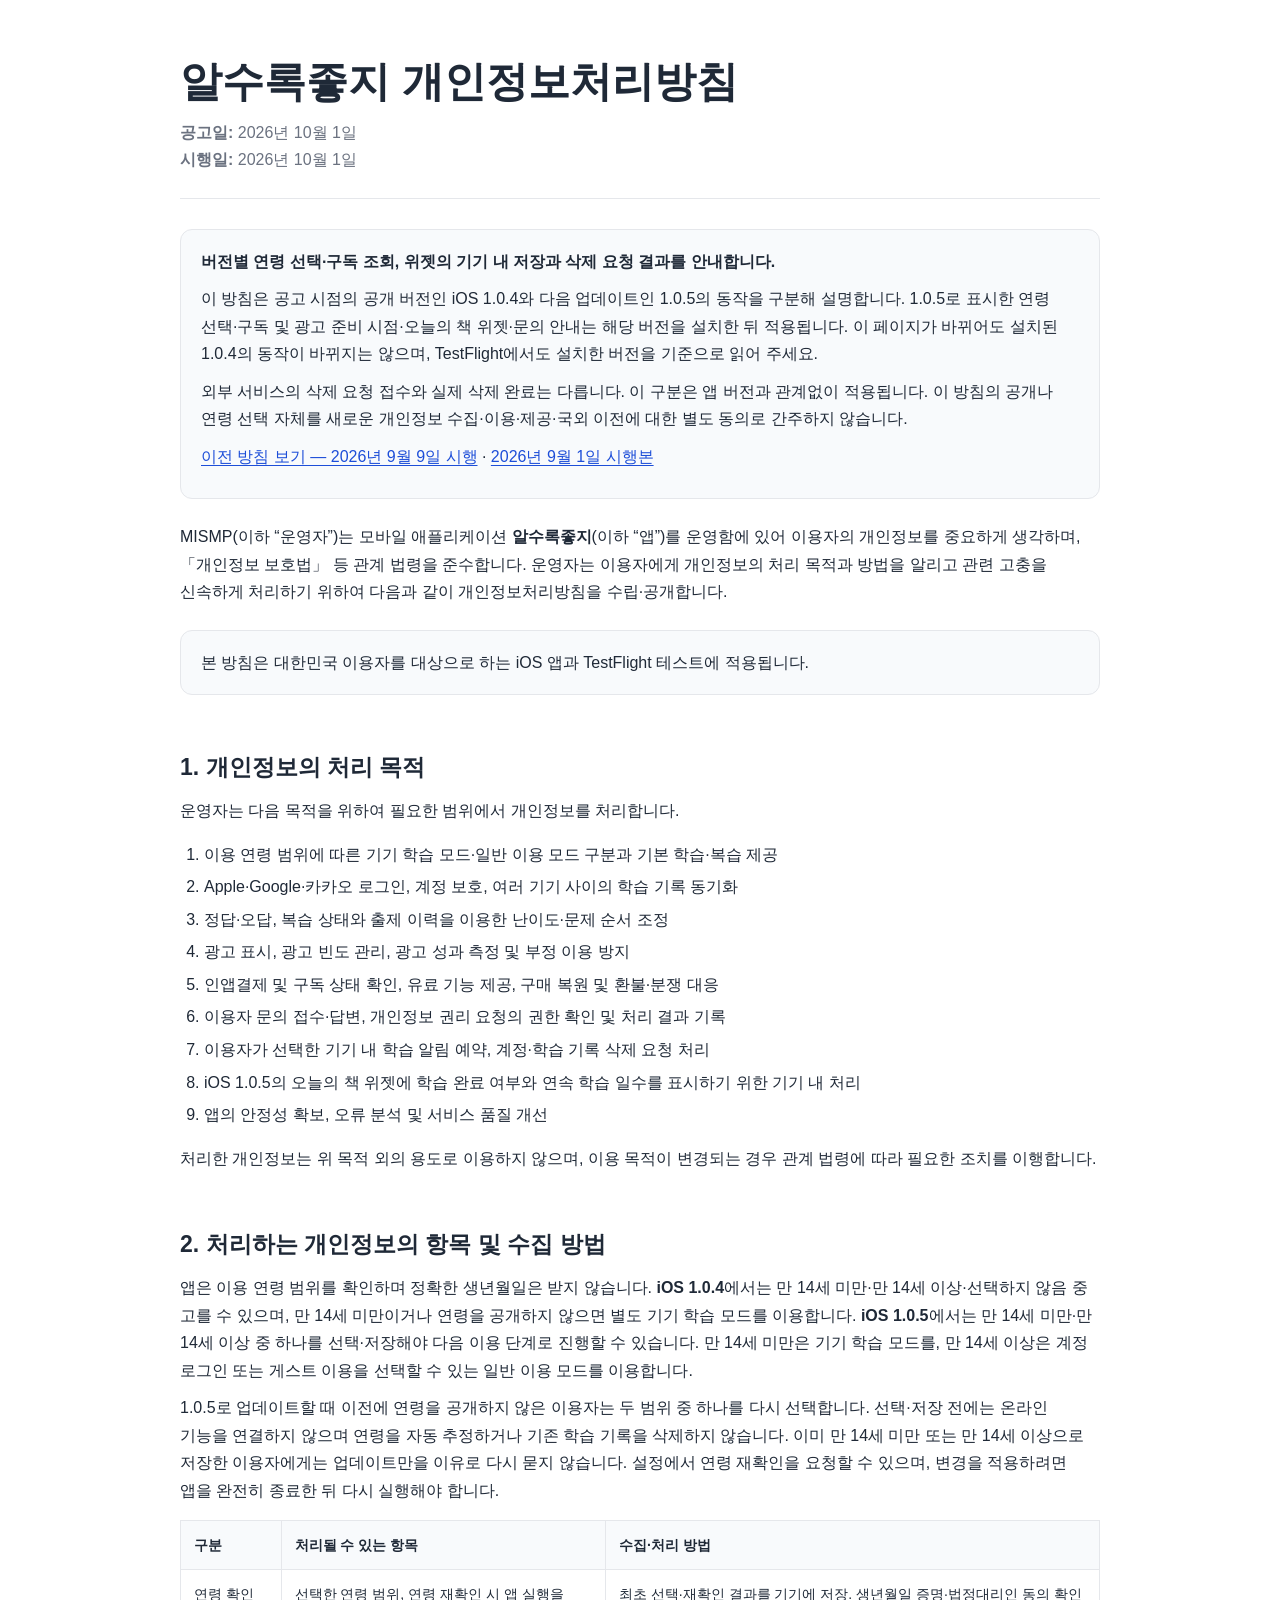
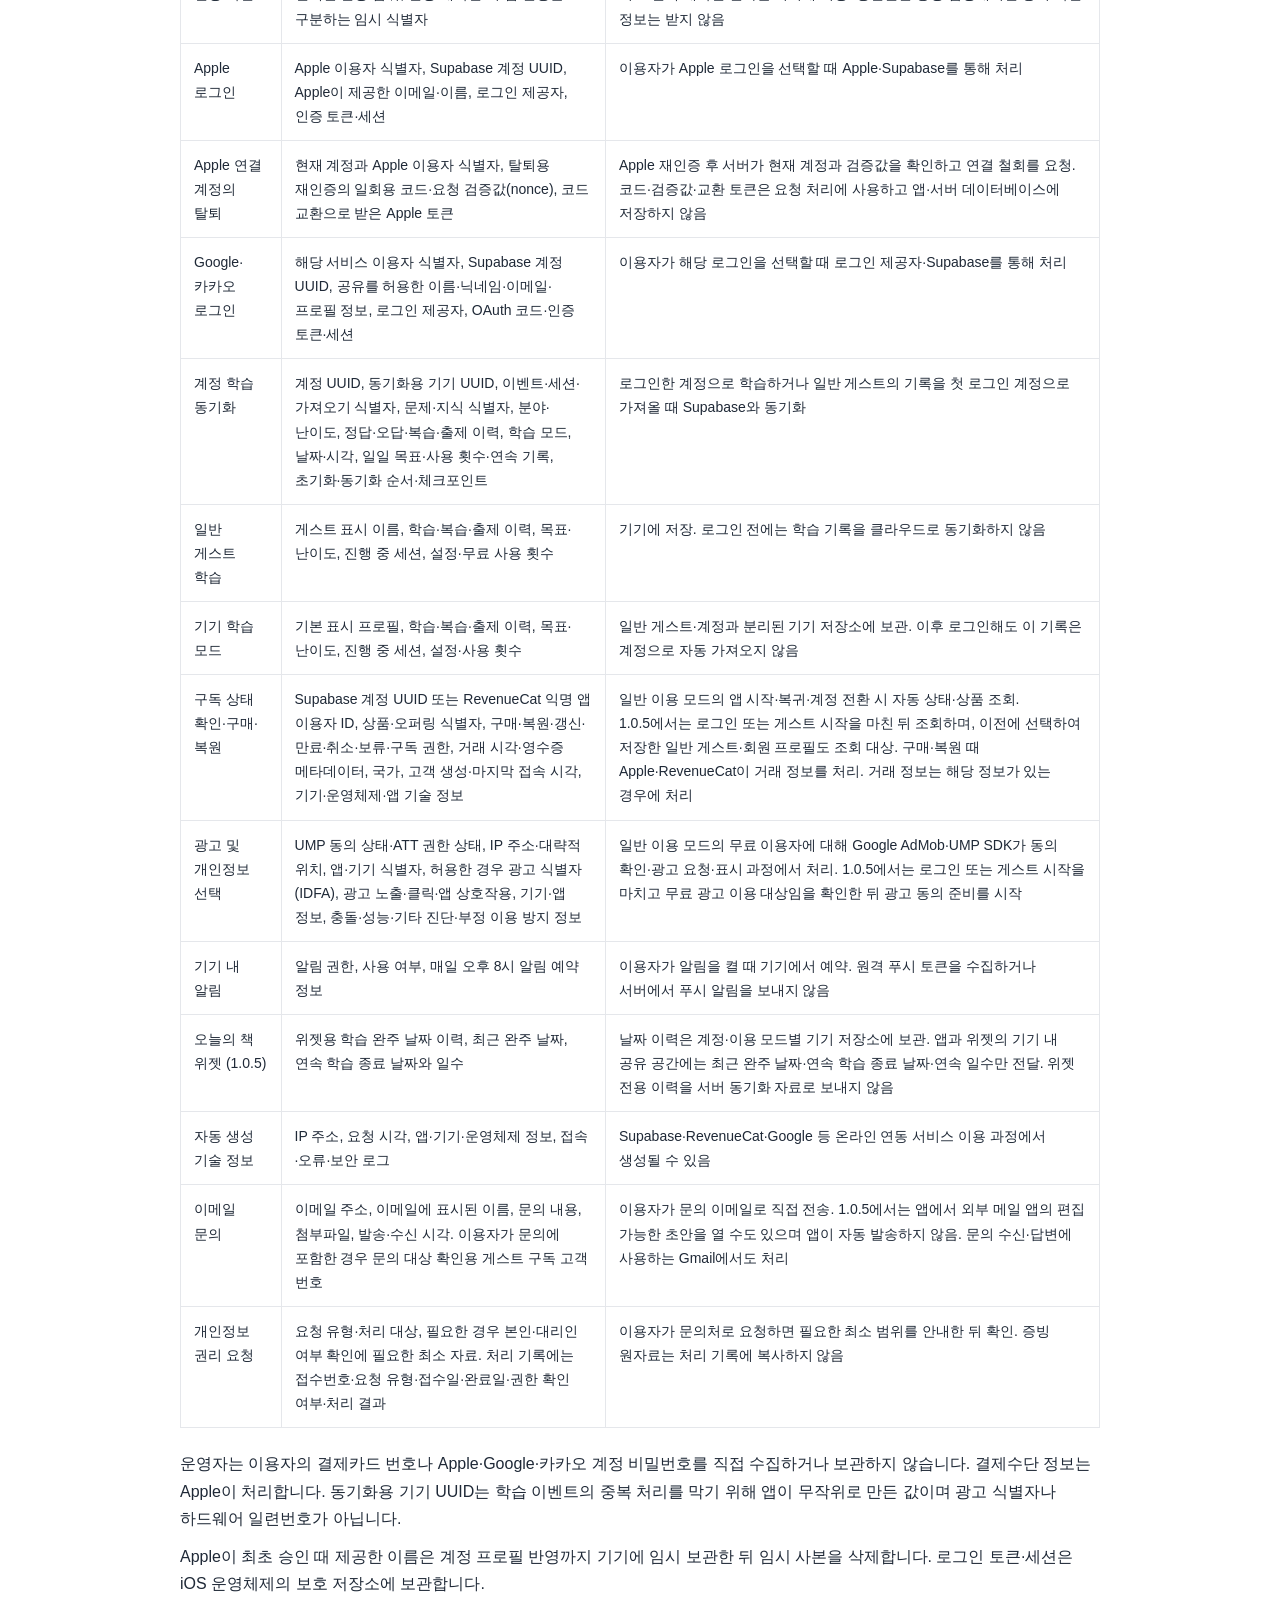
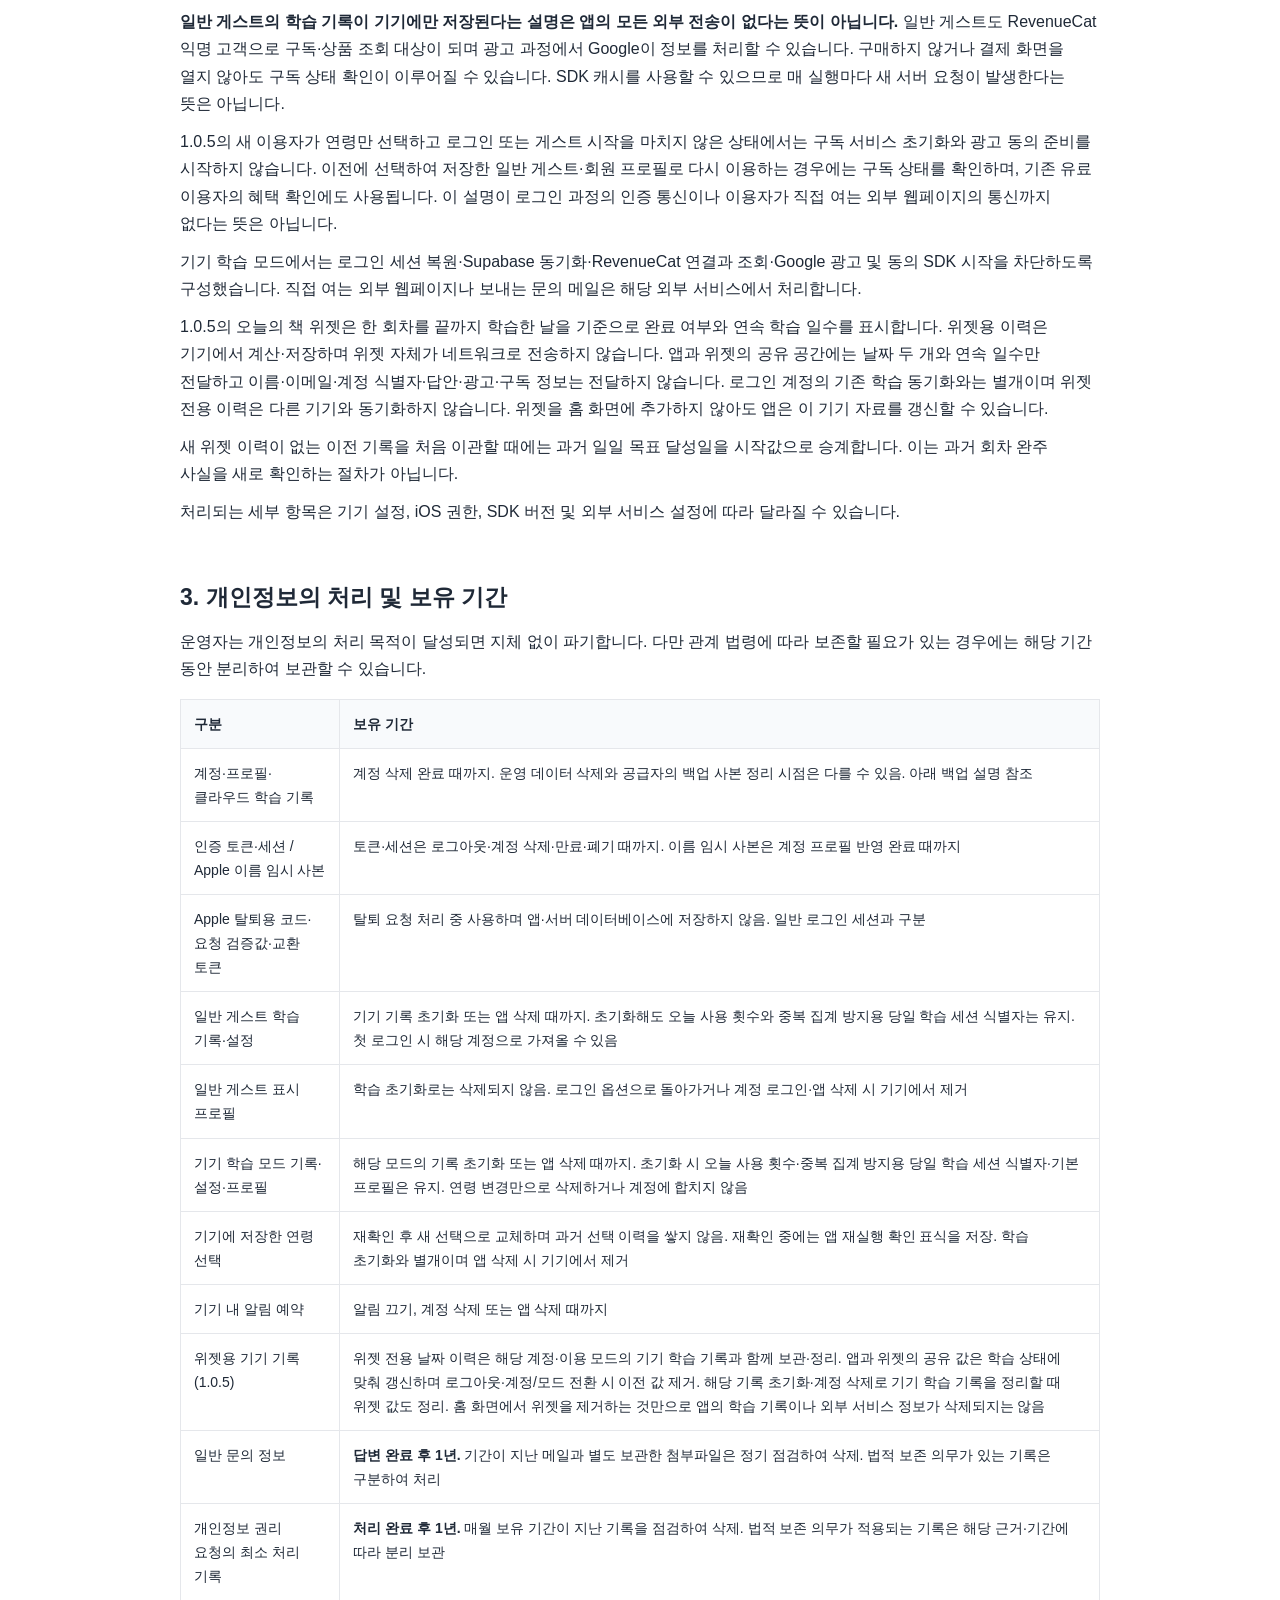
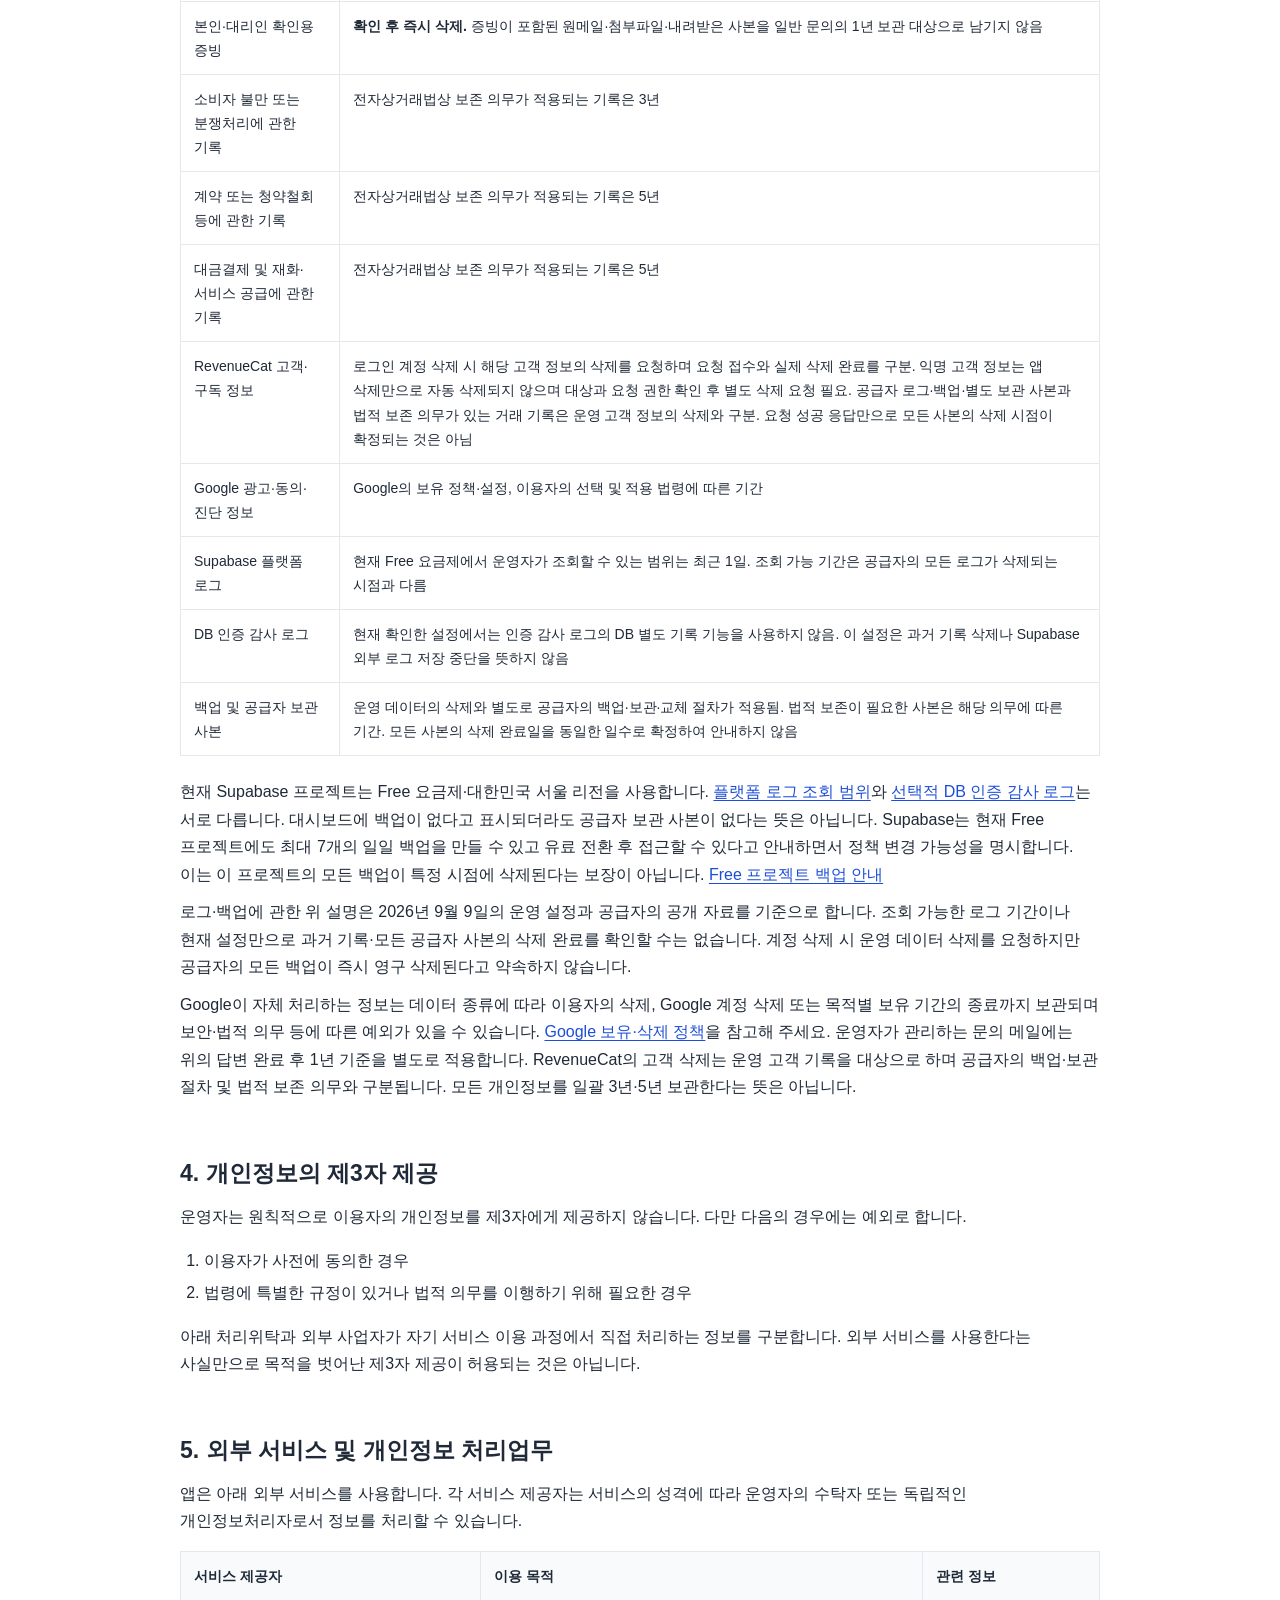
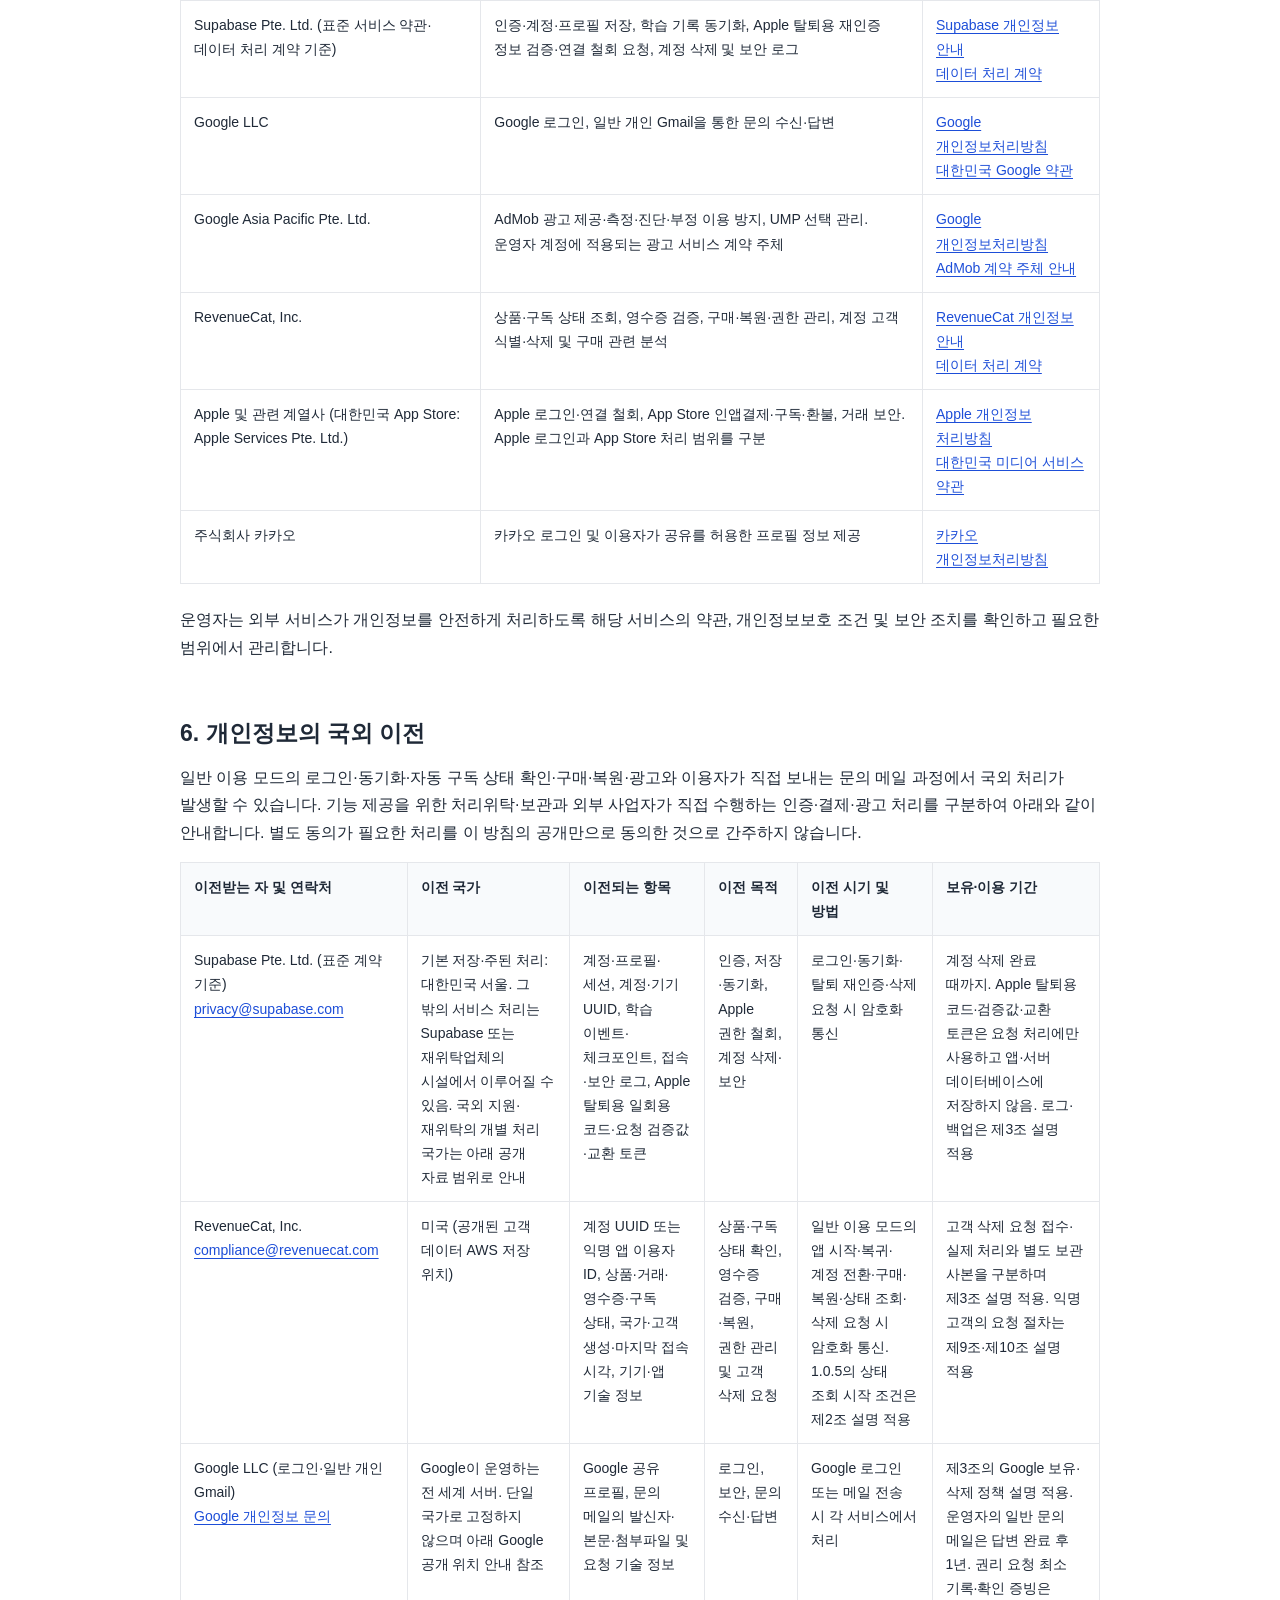
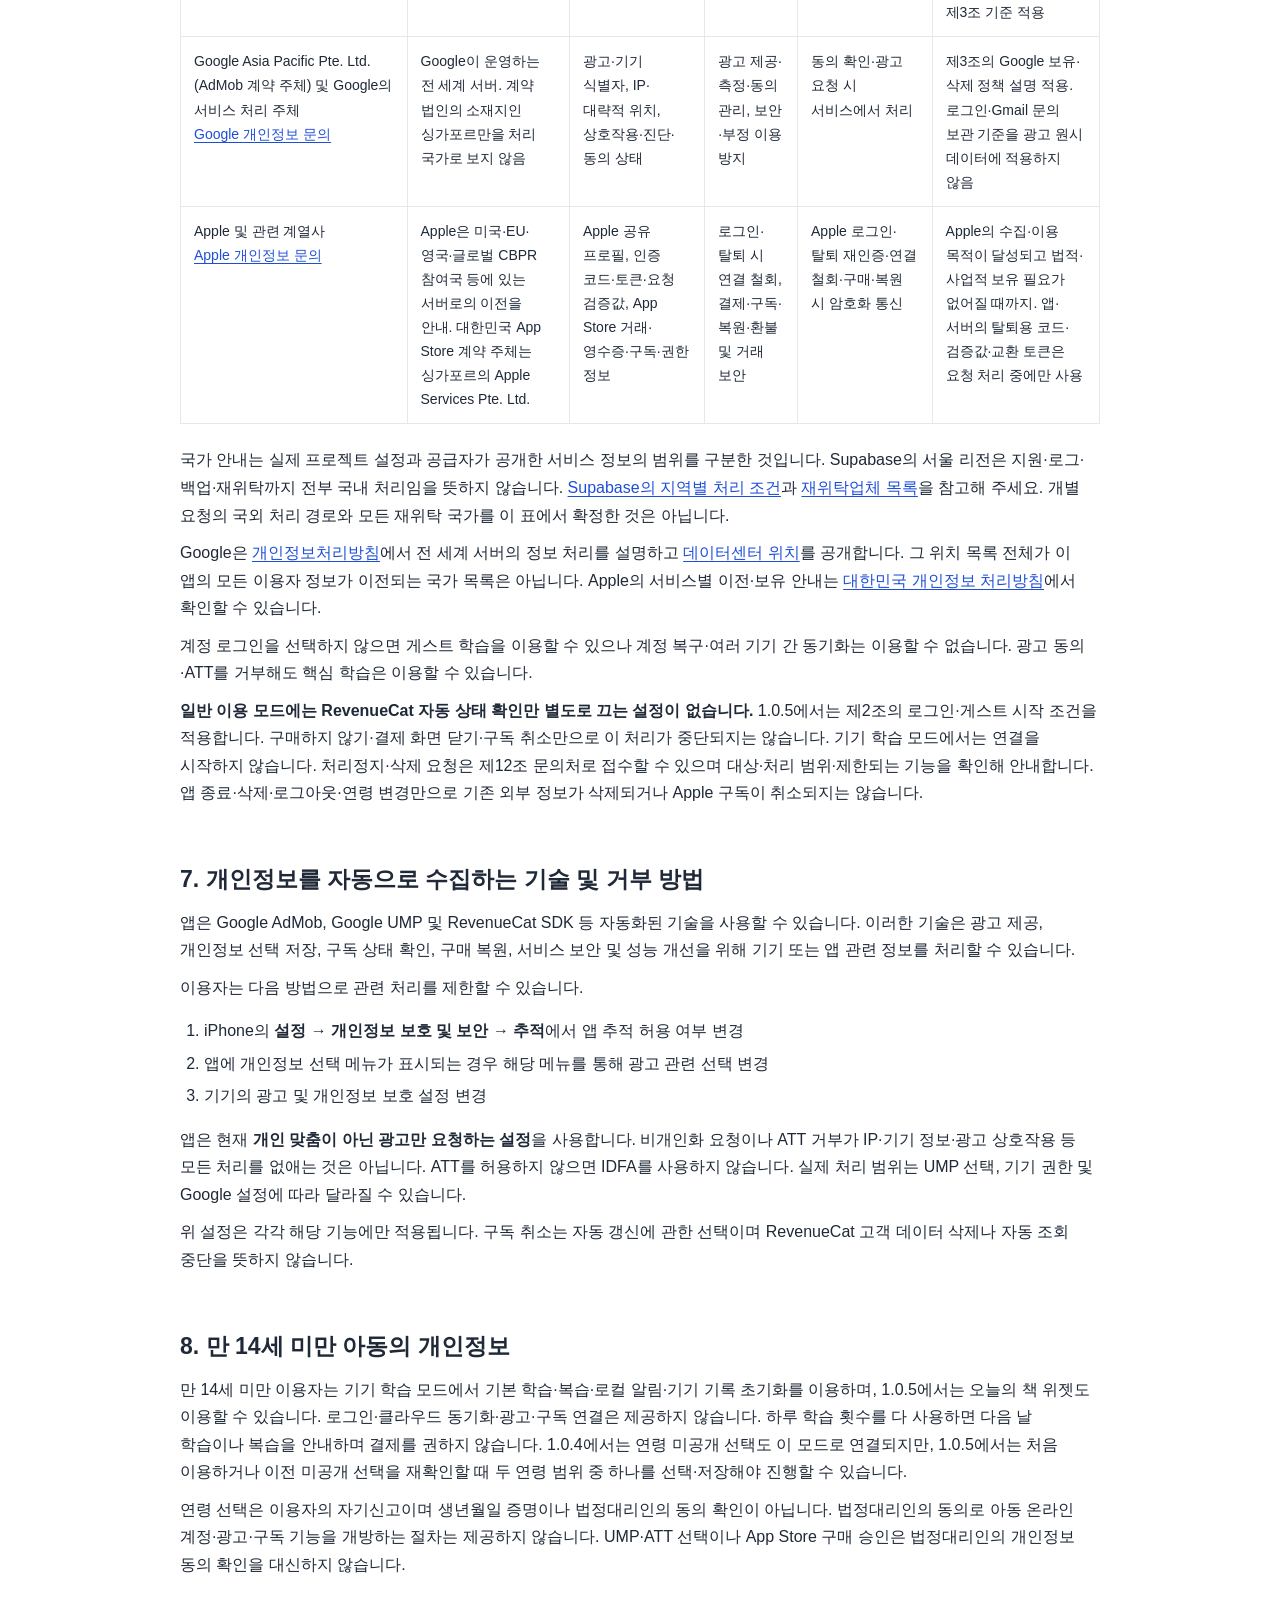
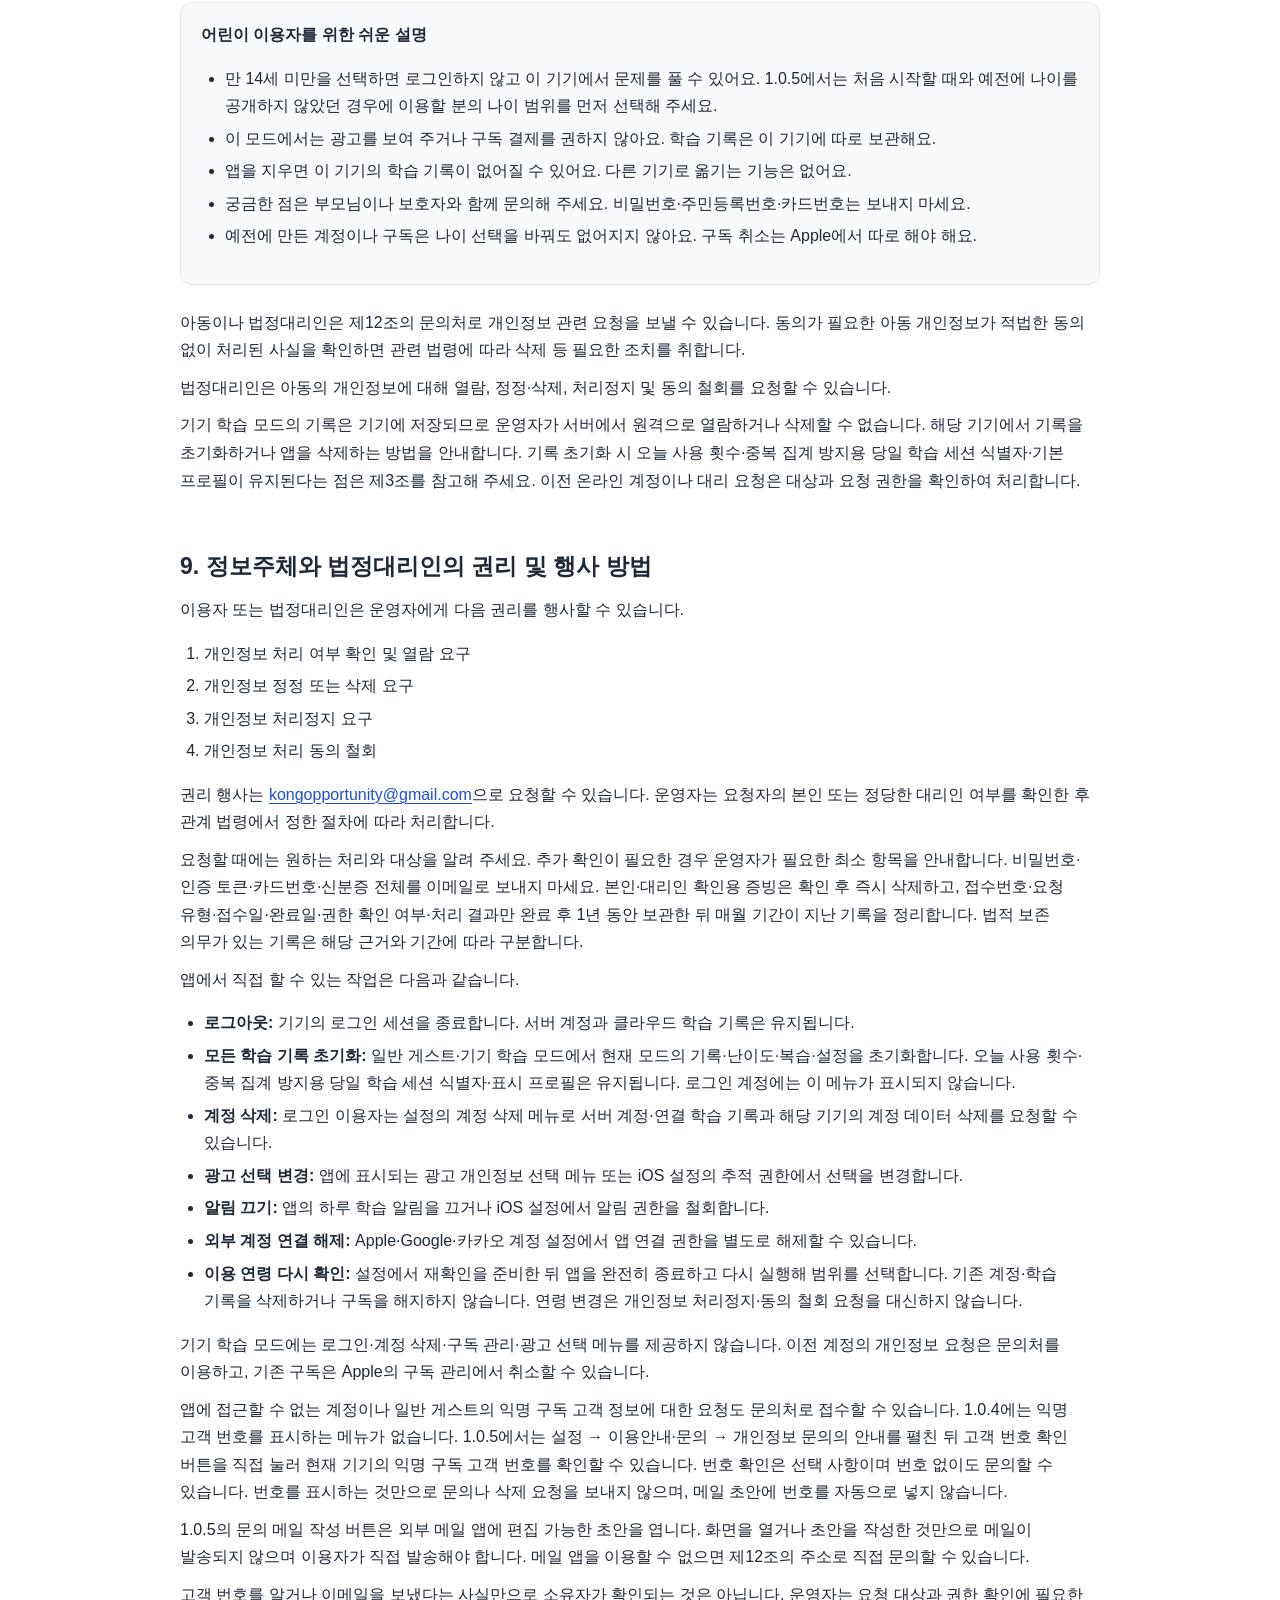
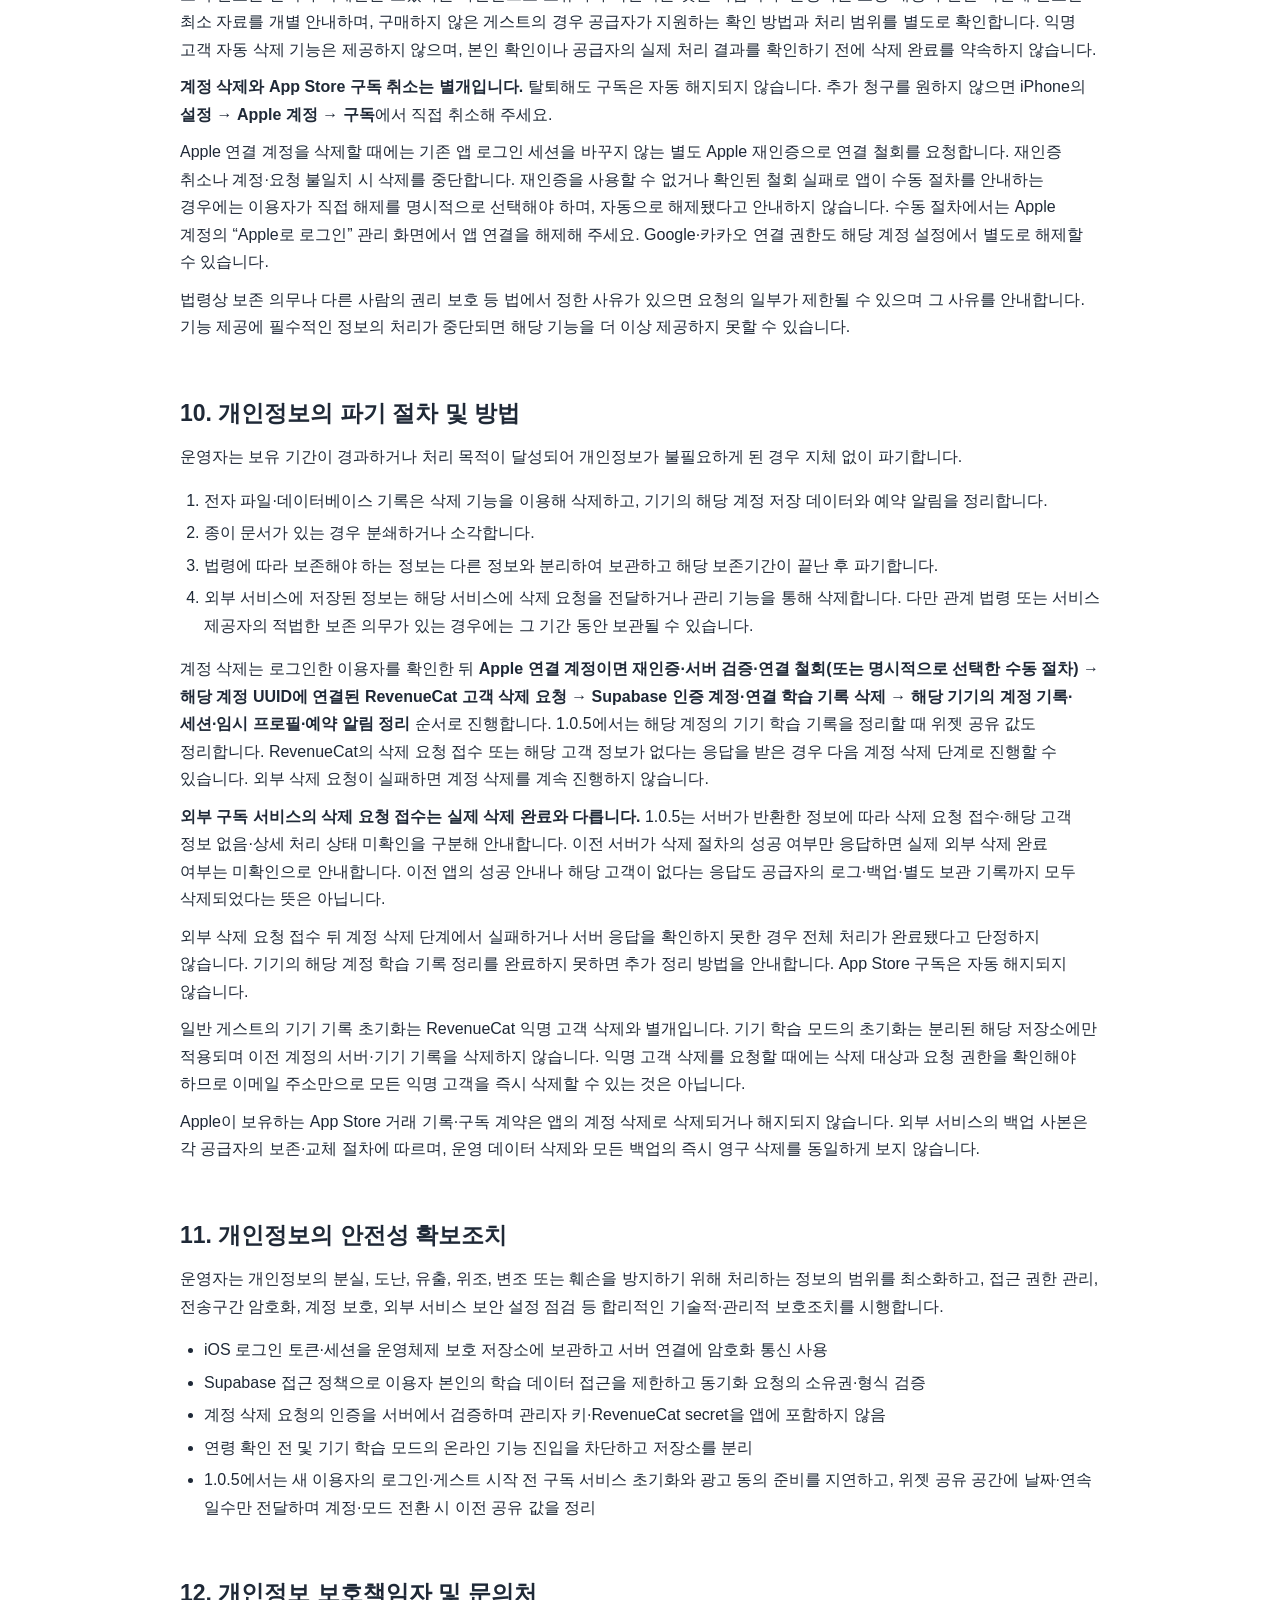
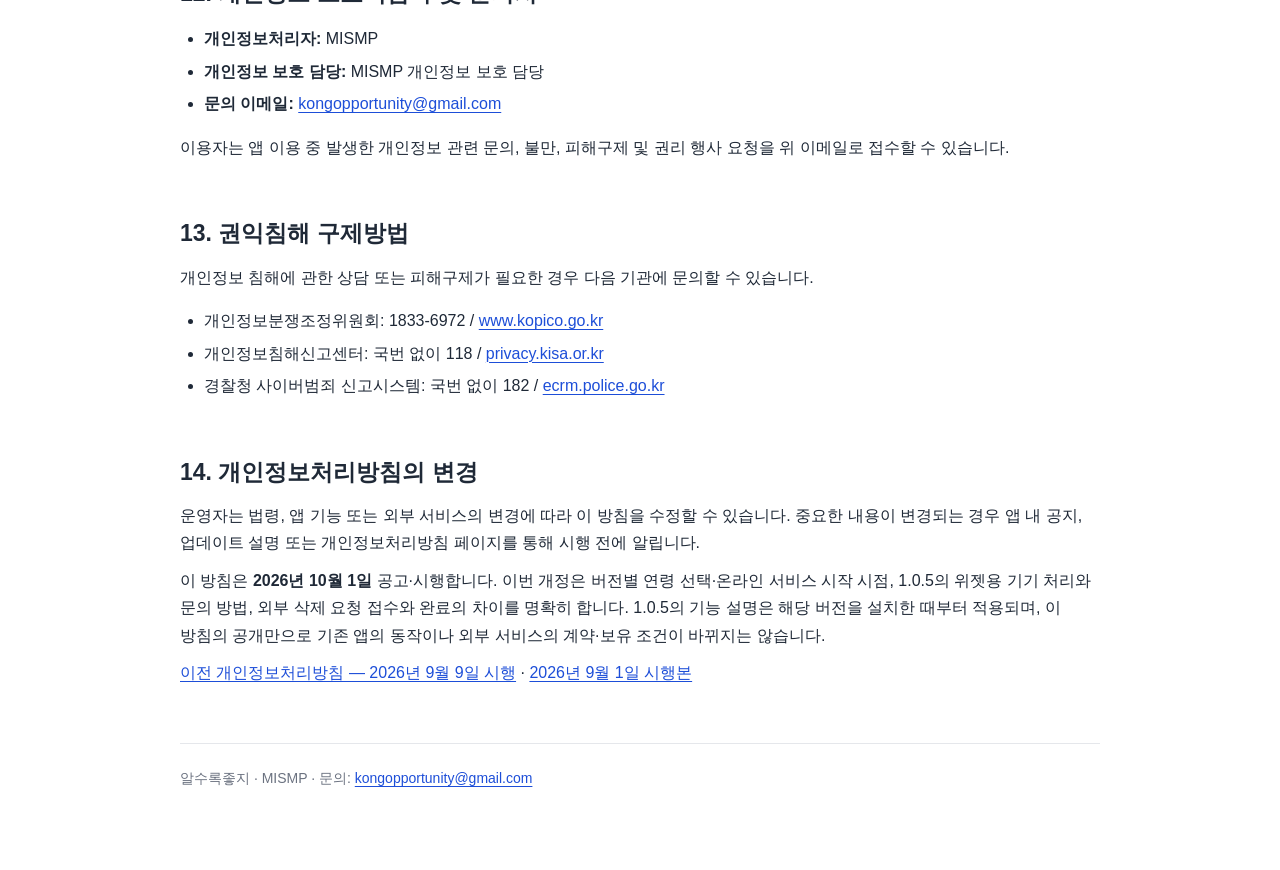
<file: history/2026-10-01.html>
<!doctype html>
<html lang="ko">
<head>
  <meta charset="utf-8" />
  <meta name="viewport" content="width=device-width, initial-scale=1" />
  <meta name="description" content="알수록좋지의 개인정보 처리, 학습 기록 보관, 계정 삭제 및 이용자 권리 안내" />
  <title>알수록좋지 개인정보처리방침</title>
  <style>
    :root {
      --text: #1f2937;
      --muted: #6b7280;
      --line: #e5e7eb;
      --soft: #f8fafc;
      --link: #1d4ed8;
    }
    * { box-sizing: border-box; }
    body {
      margin: 0;
      font-family: -apple-system, BlinkMacSystemFont, "Segoe UI", "Noto Sans KR", Arial, sans-serif;
      color: var(--text);
      background: #ffffff;
      line-height: 1.72;
      word-break: keep-all;
    }
    main {
      width: min(920px, calc(100% - 32px));
      margin: 0 auto;
      padding: 56px 0 80px;
    }
    h1 { margin: 0 0 10px; font-size: clamp(28px, 5vw, 42px); line-height: 1.25; }
    h2 { margin: 48px 0 14px; padding-top: 8px; font-size: 23px; line-height: 1.4; }
    p { margin: 10px 0; }
    ol, ul { padding-left: 24px; }
    li { margin: 5px 0; }
    a { color: var(--link); text-decoration-thickness: 1px; text-underline-offset: 3px; }
    .meta {
      color: var(--muted);
      margin-bottom: 30px;
      padding-bottom: 24px;
      border-bottom: 1px solid var(--line);
    }
    .notice {
      margin: 24px 0;
      padding: 18px 20px;
      background: var(--soft);
      border: 1px solid var(--line);
      border-radius: 12px;
    }
    .table-wrap { overflow-x: auto; margin: 16px 0 22px; }
    table { width: 100%; border-collapse: collapse; min-width: 660px; font-size: 14px; }
    th, td { border: 1px solid var(--line); padding: 12px 13px; text-align: left; vertical-align: top; }
    th { background: var(--soft); font-weight: 700; }
    code { background: var(--soft); padding: 2px 6px; border-radius: 5px; }
    footer { margin-top: 56px; padding-top: 22px; border-top: 1px solid var(--line); color: var(--muted); font-size: 14px; }
    @media (max-width: 600px) {
      main { width: min(100% - 24px, 920px); padding-top: 32px; }
      h2 { margin-top: 38px; font-size: 21px; }
      body { word-break: normal; }
    }
  </style>
</head>
<body>
<main>
  <h1>알수록좋지 개인정보처리방침</h1>
  <div class="meta"><strong>공고일:</strong> 2026년 10월 1일<br><strong>시행일:</strong> 2026년 10월 1일</div>

  <aside class="notice" aria-label="주요 정정 내용">
    <strong>버전별 연령 선택·구독 조회, 위젯의 기기 내 저장과 삭제 요청 결과를 안내합니다.</strong>
    <p>이 방침은 공고 시점의 공개 버전인 iOS 1.0.4와 다음 업데이트인 1.0.5의 동작을 구분해 설명합니다. 1.0.5로 표시한 연령 선택·구독 및 광고 준비 시점·오늘의 책 위젯·문의 안내는 해당 버전을 설치한 뒤 적용됩니다. 이 페이지가 바뀌어도 설치된 1.0.4의 동작이 바뀌지는 않으며, TestFlight에서도 설치한 버전을 기준으로 읽어 주세요.</p>
    <p>외부 서비스의 삭제 요청 접수와 실제 삭제 완료는 다릅니다. 이 구분은 앱 버전과 관계없이 적용됩니다. 이 방침의 공개나 연령 선택 자체를 새로운 개인정보 수집·이용·제공·국외 이전에 대한 별도 동의로 간주하지 않습니다.</p>
    <p><a href="history/2026-09-09.html">이전 방침 보기 — 2026년 9월 9일 시행</a> · <a href="history/2026-09-01.html">2026년 9월 1일 시행본</a></p>
  </aside>

  <p>MISMP(이하 “운영자”)는 모바일 애플리케이션 <strong>알수록좋지</strong>(이하 “앱”)를 운영함에 있어 이용자의 개인정보를 중요하게 생각하며, 「개인정보 보호법」 등 관계 법령을 준수합니다. 운영자는 이용자에게 개인정보의 처리 목적과 방법을 알리고 관련 고충을 신속하게 처리하기 위하여 다음과 같이 개인정보처리방침을 수립·공개합니다.</p>
  <div class="notice">본 방침은 대한민국 이용자를 대상으로 하는 iOS 앱과 TestFlight 테스트에 적용됩니다.</div>

  <h2>1. 개인정보의 처리 목적</h2>
  <p>운영자는 다음 목적을 위하여 필요한 범위에서 개인정보를 처리합니다.</p>
  <ol>
    <li>이용 연령 범위에 따른 기기 학습 모드·일반 이용 모드 구분과 기본 학습·복습 제공</li>
    <li>Apple·Google·카카오 로그인, 계정 보호, 여러 기기 사이의 학습 기록 동기화</li>
    <li>정답·오답, 복습 상태와 출제 이력을 이용한 난이도·문제 순서 조정</li>
    <li>광고 표시, 광고 빈도 관리, 광고 성과 측정 및 부정 이용 방지</li>
    <li>인앱결제 및 구독 상태 확인, 유료 기능 제공, 구매 복원 및 환불·분쟁 대응</li>
    <li>이용자 문의 접수·답변, 개인정보 권리 요청의 권한 확인 및 처리 결과 기록</li>
    <li>이용자가 선택한 기기 내 학습 알림 예약, 계정·학습 기록 삭제 요청 처리</li>
    <li>iOS 1.0.5의 오늘의 책 위젯에 학습 완료 여부와 연속 학습 일수를 표시하기 위한 기기 내 처리</li>
    <li>앱의 안정성 확보, 오류 분석 및 서비스 품질 개선</li>
  </ol>
  <p>처리한 개인정보는 위 목적 외의 용도로 이용하지 않으며, 이용 목적이 변경되는 경우 관계 법령에 따라 필요한 조치를 이행합니다.</p>

  <h2>2. 처리하는 개인정보의 항목 및 수집 방법</h2>
  <p>앱은 이용 연령 범위를 확인하며 정확한 생년월일은 받지 않습니다. <strong>iOS 1.0.4</strong>에서는 만 14세 미만·만 14세 이상·선택하지 않음 중 고를 수 있으며, 만 14세 미만이거나 연령을 공개하지 않으면 별도 기기 학습 모드를 이용합니다. <strong>iOS 1.0.5</strong>에서는 만 14세 미만·만 14세 이상 중 하나를 선택·저장해야 다음 이용 단계로 진행할 수 있습니다. 만 14세 미만은 기기 학습 모드를, 만 14세 이상은 계정 로그인 또는 게스트 이용을 선택할 수 있는 일반 이용 모드를 이용합니다.</p>
  <p>1.0.5로 업데이트할 때 이전에 연령을 공개하지 않은 이용자는 두 범위 중 하나를 다시 선택합니다. 선택·저장 전에는 온라인 기능을 연결하지 않으며 연령을 자동 추정하거나 기존 학습 기록을 삭제하지 않습니다. 이미 만 14세 미만 또는 만 14세 이상으로 저장한 이용자에게는 업데이트만을 이유로 다시 묻지 않습니다. 설정에서 연령 재확인을 요청할 수 있으며, 변경을 적용하려면 앱을 완전히 종료한 뒤 다시 실행해야 합니다.</p>
  <div class="table-wrap"><table>
    <thead><tr><th>구분</th><th>처리될 수 있는 항목</th><th>수집·처리 방법</th></tr></thead>
    <tbody>
      <tr><td>연령 확인</td><td>선택한 연령 범위, 연령 재확인 시 앱 실행을 구분하는 임시 식별자</td><td>최초 선택·재확인 결과를 기기에 저장. 생년월일 증명·법정대리인 동의 확인 정보는 받지 않음</td></tr>
      <tr><td>Apple 로그인</td><td>Apple 이용자 식별자, Supabase 계정 UUID, Apple이 제공한 이메일·이름, 로그인 제공자, 인증 토큰·세션</td><td>이용자가 Apple 로그인을 선택할 때 Apple·Supabase를 통해 처리</td></tr>
      <tr><td>Apple 연결 계정의 탈퇴</td><td>현재 계정과 Apple 이용자 식별자, 탈퇴용 재인증의 일회용 코드·요청 검증값(nonce), 코드 교환으로 받은 Apple 토큰</td><td>Apple 재인증 후 서버가 현재 계정과 검증값을 확인하고 연결 철회를 요청. 코드·검증값·교환 토큰은 요청 처리에 사용하고 앱·서버 데이터베이스에 저장하지 않음</td></tr>
      <tr><td>Google·카카오 로그인</td><td>해당 서비스 이용자 식별자, Supabase 계정 UUID, 공유를 허용한 이름·닉네임·이메일·프로필 정보, 로그인 제공자, OAuth 코드·인증 토큰·세션</td><td>이용자가 해당 로그인을 선택할 때 로그인 제공자·Supabase를 통해 처리</td></tr>
      <tr><td>계정 학습 동기화</td><td>계정 UUID, 동기화용 기기 UUID, 이벤트·세션·가져오기 식별자, 문제·지식 식별자, 분야·난이도, 정답·오답·복습·출제 이력, 학습 모드, 날짜·시각, 일일 목표·사용 횟수·연속 기록, 초기화·동기화 순서·체크포인트</td><td>로그인한 계정으로 학습하거나 일반 게스트의 기록을 첫 로그인 계정으로 가져올 때 Supabase와 동기화</td></tr>
      <tr><td>일반 게스트 학습</td><td>게스트 표시 이름, 학습·복습·출제 이력, 목표·난이도, 진행 중 세션, 설정·무료 사용 횟수</td><td>기기에 저장. 로그인 전에는 학습 기록을 클라우드로 동기화하지 않음</td></tr>
      <tr><td>기기 학습 모드</td><td>기본 표시 프로필, 학습·복습·출제 이력, 목표·난이도, 진행 중 세션, 설정·사용 횟수</td><td>일반 게스트·계정과 분리된 기기 저장소에 보관. 이후 로그인해도 이 기록은 계정으로 자동 가져오지 않음</td></tr>
      <tr><td>구독 상태 확인·구매·복원</td><td>Supabase 계정 UUID 또는 RevenueCat 익명 앱 이용자 ID, 상품·오퍼링 식별자, 구매·복원·갱신·만료·취소·보류·구독 권한, 거래 시각·영수증 메타데이터, 국가, 고객 생성·마지막 접속 시각, 기기·운영체제·앱 기술 정보</td><td>일반 이용 모드의 앱 시작·복귀·계정 전환 시 자동 상태·상품 조회. 1.0.5에서는 로그인 또는 게스트 시작을 마친 뒤 조회하며, 이전에 선택하여 저장한 일반 게스트·회원 프로필도 조회 대상. 구매·복원 때 Apple·RevenueCat이 거래 정보를 처리. 거래 정보는 해당 정보가 있는 경우에 처리</td></tr>
      <tr><td>광고 및 개인정보 선택</td><td>UMP 동의 상태·ATT 권한 상태, IP 주소·대략적 위치, 앱·기기 식별자, 허용한 경우 광고 식별자(IDFA), 광고 노출·클릭·앱 상호작용, 기기·앱 정보, 충돌·성능·기타 진단·부정 이용 방지 정보</td><td>일반 이용 모드의 무료 이용자에 대해 Google AdMob·UMP SDK가 동의 확인·광고 요청·표시 과정에서 처리. 1.0.5에서는 로그인 또는 게스트 시작을 마치고 무료 광고 이용 대상임을 확인한 뒤 광고 동의 준비를 시작</td></tr>
      <tr><td>기기 내 알림</td><td>알림 권한, 사용 여부, 매일 오후 8시 알림 예약 정보</td><td>이용자가 알림을 켤 때 기기에서 예약. 원격 푸시 토큰을 수집하거나 서버에서 푸시 알림을 보내지 않음</td></tr>
      <tr><td>오늘의 책 위젯 (1.0.5)</td><td>위젯용 학습 완주 날짜 이력, 최근 완주 날짜, 연속 학습 종료 날짜와 일수</td><td>날짜 이력은 계정·이용 모드별 기기 저장소에 보관. 앱과 위젯의 기기 내 공유 공간에는 최근 완주 날짜·연속 학습 종료 날짜·연속 일수만 전달. 위젯 전용 이력을 서버 동기화 자료로 보내지 않음</td></tr>
      <tr><td>자동 생성 기술 정보</td><td>IP 주소, 요청 시각, 앱·기기·운영체제 정보, 접속·오류·보안 로그</td><td>Supabase·RevenueCat·Google 등 온라인 연동 서비스 이용 과정에서 생성될 수 있음</td></tr>
      <tr><td>이메일 문의</td><td>이메일 주소, 이메일에 표시된 이름, 문의 내용, 첨부파일, 발송·수신 시각. 이용자가 문의에 포함한 경우 문의 대상 확인용 게스트 구독 고객 번호</td><td>이용자가 문의 이메일로 직접 전송. 1.0.5에서는 앱에서 외부 메일 앱의 편집 가능한 초안을 열 수도 있으며 앱이 자동 발송하지 않음. 문의 수신·답변에 사용하는 Gmail에서도 처리</td></tr>
      <tr><td>개인정보 권리 요청</td><td>요청 유형·처리 대상, 필요한 경우 본인·대리인 여부 확인에 필요한 최소 자료. 처리 기록에는 접수번호·요청 유형·접수일·완료일·권한 확인 여부·처리 결과</td><td>이용자가 문의처로 요청하면 필요한 최소 범위를 안내한 뒤 확인. 증빙 원자료는 처리 기록에 복사하지 않음</td></tr>
    </tbody>
  </table></div>
  <p>운영자는 이용자의 결제카드 번호나 Apple·Google·카카오 계정 비밀번호를 직접 수집하거나 보관하지 않습니다. 결제수단 정보는 Apple이 처리합니다. 동기화용 기기 UUID는 학습 이벤트의 중복 처리를 막기 위해 앱이 무작위로 만든 값이며 광고 식별자나 하드웨어 일련번호가 아닙니다.</p>
  <p>Apple이 최초 승인 때 제공한 이름은 계정 프로필 반영까지 기기에 임시 보관한 뒤 임시 사본을 삭제합니다. 로그인 토큰·세션은 iOS 운영체제의 보호 저장소에 보관합니다.</p>
  <p><strong>일반 게스트의 학습 기록이 기기에만 저장된다는 설명은 앱의 모든 외부 전송이 없다는 뜻이 아닙니다.</strong> 일반 게스트도 RevenueCat 익명 고객으로 구독·상품 조회 대상이 되며 광고 과정에서 Google이 정보를 처리할 수 있습니다. 구매하지 않거나 결제 화면을 열지 않아도 구독 상태 확인이 이루어질 수 있습니다. SDK 캐시를 사용할 수 있으므로 매 실행마다 새 서버 요청이 발생한다는 뜻은 아닙니다.</p>
  <p>1.0.5의 새 이용자가 연령만 선택하고 로그인 또는 게스트 시작을 마치지 않은 상태에서는 구독 서비스 초기화와 광고 동의 준비를 시작하지 않습니다. 이전에 선택하여 저장한 일반 게스트·회원 프로필로 다시 이용하는 경우에는 구독 상태를 확인하며, 기존 유료 이용자의 혜택 확인에도 사용됩니다. 이 설명이 로그인 과정의 인증 통신이나 이용자가 직접 여는 외부 웹페이지의 통신까지 없다는 뜻은 아닙니다.</p>
  <p>기기 학습 모드에서는 로그인 세션 복원·Supabase 동기화·RevenueCat 연결과 조회·Google 광고 및 동의 SDK 시작을 차단하도록 구성했습니다. 직접 여는 외부 웹페이지나 보내는 문의 메일은 해당 외부 서비스에서 처리합니다.</p>
  <p>1.0.5의 오늘의 책 위젯은 한 회차를 끝까지 학습한 날을 기준으로 완료 여부와 연속 학습 일수를 표시합니다. 위젯용 이력은 기기에서 계산·저장하며 위젯 자체가 네트워크로 전송하지 않습니다. 앱과 위젯의 공유 공간에는 날짜 두 개와 연속 일수만 전달하고 이름·이메일·계정 식별자·답안·광고·구독 정보는 전달하지 않습니다. 로그인 계정의 기존 학습 동기화와는 별개이며 위젯 전용 이력은 다른 기기와 동기화하지 않습니다. 위젯을 홈 화면에 추가하지 않아도 앱은 이 기기 자료를 갱신할 수 있습니다.</p>
  <p>새 위젯 이력이 없는 이전 기록을 처음 이관할 때에는 과거 일일 목표 달성일을 시작값으로 승계합니다. 이는 과거 회차 완주 사실을 새로 확인하는 절차가 아닙니다.</p>
  <p>처리되는 세부 항목은 기기 설정, iOS 권한, SDK 버전 및 외부 서비스 설정에 따라 달라질 수 있습니다.</p>

  <h2>3. 개인정보의 처리 및 보유 기간</h2>
  <p>운영자는 개인정보의 처리 목적이 달성되면 지체 없이 파기합니다. 다만 관계 법령에 따라 보존할 필요가 있는 경우에는 해당 기간 동안 분리하여 보관할 수 있습니다.</p>
  <div class="table-wrap"><table>
    <thead><tr><th>구분</th><th>보유 기간</th></tr></thead>
    <tbody>
      <tr><td>계정·프로필·클라우드 학습 기록</td><td>계정 삭제 완료 때까지. 운영 데이터 삭제와 공급자의 백업 사본 정리 시점은 다를 수 있음. 아래 백업 설명 참조</td></tr>
      <tr><td>인증 토큰·세션 / Apple 이름 임시 사본</td><td>토큰·세션은 로그아웃·계정 삭제·만료·폐기 때까지. 이름 임시 사본은 계정 프로필 반영 완료 때까지</td></tr>
      <tr><td>Apple 탈퇴용 코드·요청 검증값·교환 토큰</td><td>탈퇴 요청 처리 중 사용하며 앱·서버 데이터베이스에 저장하지 않음. 일반 로그인 세션과 구분</td></tr>
      <tr><td>일반 게스트 학습 기록·설정</td><td>기기 기록 초기화 또는 앱 삭제 때까지. 초기화해도 오늘 사용 횟수와 중복 집계 방지용 당일 학습 세션 식별자는 유지. 첫 로그인 시 해당 계정으로 가져올 수 있음</td></tr>
      <tr><td>일반 게스트 표시 프로필</td><td>학습 초기화로는 삭제되지 않음. 로그인 옵션으로 돌아가거나 계정 로그인·앱 삭제 시 기기에서 제거</td></tr>
      <tr><td>기기 학습 모드 기록·설정·프로필</td><td>해당 모드의 기록 초기화 또는 앱 삭제 때까지. 초기화 시 오늘 사용 횟수·중복 집계 방지용 당일 학습 세션 식별자·기본 프로필은 유지. 연령 변경만으로 삭제하거나 계정에 합치지 않음</td></tr>
      <tr><td>기기에 저장한 연령 선택</td><td>재확인 후 새 선택으로 교체하며 과거 선택 이력을 쌓지 않음. 재확인 중에는 앱 재실행 확인 표식을 저장. 학습 초기화와 별개이며 앱 삭제 시 기기에서 제거</td></tr>
      <tr><td>기기 내 알림 예약</td><td>알림 끄기, 계정 삭제 또는 앱 삭제 때까지</td></tr>
      <tr><td>위젯용 기기 기록 (1.0.5)</td><td>위젯 전용 날짜 이력은 해당 계정·이용 모드의 기기 학습 기록과 함께 보관·정리. 앱과 위젯의 공유 값은 학습 상태에 맞춰 갱신하며 로그아웃·계정/모드 전환 시 이전 값 제거. 해당 기록 초기화·계정 삭제로 기기 학습 기록을 정리할 때 위젯 값도 정리. 홈 화면에서 위젯을 제거하는 것만으로 앱의 학습 기록이나 외부 서비스 정보가 삭제되지는 않음</td></tr>
      <tr><td>일반 문의 정보</td><td><strong>답변 완료 후 1년.</strong> 기간이 지난 메일과 별도 보관한 첨부파일은 정기 점검하여 삭제. 법적 보존 의무가 있는 기록은 구분하여 처리</td></tr>
      <tr><td>개인정보 권리 요청의 최소 처리 기록</td><td><strong>처리 완료 후 1년.</strong> 매월 보유 기간이 지난 기록을 점검하여 삭제. 법적 보존 의무가 적용되는 기록은 해당 근거·기간에 따라 분리 보관</td></tr>
      <tr><td>본인·대리인 확인용 증빙</td><td><strong>확인 후 즉시 삭제.</strong> 증빙이 포함된 원메일·첨부파일·내려받은 사본을 일반 문의의 1년 보관 대상으로 남기지 않음</td></tr>
      <tr><td>소비자 불만 또는 분쟁처리에 관한 기록</td><td>전자상거래법상 보존 의무가 적용되는 기록은 3년</td></tr>
      <tr><td>계약 또는 청약철회 등에 관한 기록</td><td>전자상거래법상 보존 의무가 적용되는 기록은 5년</td></tr>
      <tr><td>대금결제 및 재화·서비스 공급에 관한 기록</td><td>전자상거래법상 보존 의무가 적용되는 기록은 5년</td></tr>
      <tr><td>RevenueCat 고객·구독 정보</td><td>로그인 계정 삭제 시 해당 고객 정보의 삭제를 요청하며 요청 접수와 실제 삭제 완료를 구분. 익명 고객 정보는 앱 삭제만으로 자동 삭제되지 않으며 대상과 요청 권한 확인 후 별도 삭제 요청 필요. 공급자 로그·백업·별도 보관 사본과 법적 보존 의무가 있는 거래 기록은 운영 고객 정보의 삭제와 구분. 요청 성공 응답만으로 모든 사본의 삭제 시점이 확정되는 것은 아님</td></tr>
      <tr><td>Google 광고·동의·진단 정보</td><td>Google의 보유 정책·설정, 이용자의 선택 및 적용 법령에 따른 기간</td></tr>
      <tr><td>Supabase 플랫폼 로그</td><td>현재 Free 요금제에서 운영자가 조회할 수 있는 범위는 최근 1일. 조회 가능 기간은 공급자의 모든 로그가 삭제되는 시점과 다름</td></tr>
      <tr><td>DB 인증 감사 로그</td><td>현재 확인한 설정에서는 인증 감사 로그의 DB 별도 기록 기능을 사용하지 않음. 이 설정은 과거 기록 삭제나 Supabase 외부 로그 저장 중단을 뜻하지 않음</td></tr>
      <tr><td>백업 및 공급자 보관 사본</td><td>운영 데이터의 삭제와 별도로 공급자의 백업·보관·교체 절차가 적용됨. 법적 보존이 필요한 사본은 해당 의무에 따른 기간. 모든 사본의 삭제 완료일을 동일한 일수로 확정하여 안내하지 않음</td></tr>
    </tbody>
  </table></div>

  <p>현재 Supabase 프로젝트는 Free 요금제·대한민국 서울 리전을 사용합니다. <a href="https://supabase.com/docs/guides/troubleshooting/check-usage-for-monthly-active-users-mau-MwZaBs" target="_blank" rel="noopener noreferrer">플랫폼 로그 조회 범위</a>와 <a href="https://supabase.com/docs/guides/auth/audit-logs" target="_blank" rel="noopener noreferrer">선택적 DB 인증 감사 로그</a>는 서로 다릅니다. 대시보드에 백업이 없다고 표시되더라도 공급자 보관 사본이 없다는 뜻은 아닙니다. Supabase는 현재 Free 프로젝트에도 최대 7개의 일일 백업을 만들 수 있고 유료 전환 후 접근할 수 있다고 안내하면서 정책 변경 가능성을 명시합니다. 이는 이 프로젝트의 모든 백업이 특정 시점에 삭제된다는 보장이 아닙니다. <a href="https://supabase.com/docs/guides/troubleshooting/will-backups-be-accessible-from-the-dashboard-immediately-after-upgrading-to-a-paid-plan-hXY4rs" target="_blank" rel="noopener noreferrer">Free 프로젝트 백업 안내</a></p>
  <p>로그·백업에 관한 위 설명은 2026년 9월 9일의 운영 설정과 공급자의 공개 자료를 기준으로 합니다. 조회 가능한 로그 기간이나 현재 설정만으로 과거 기록·모든 공급자 사본의 삭제 완료를 확인할 수는 없습니다. 계정 삭제 시 운영 데이터 삭제를 요청하지만 공급자의 모든 백업이 즉시 영구 삭제된다고 약속하지 않습니다.</p>
  <p>Google이 자체 처리하는 정보는 데이터 종류에 따라 이용자의 삭제, Google 계정 삭제 또는 목적별 보유 기간의 종료까지 보관되며 보안·법적 의무 등에 따른 예외가 있을 수 있습니다. <a href="https://policies.google.com/technologies/retention?hl=ko" target="_blank" rel="noopener noreferrer">Google 보유·삭제 정책</a>을 참고해 주세요. 운영자가 관리하는 문의 메일에는 위의 답변 완료 후 1년 기준을 별도로 적용합니다. RevenueCat의 고객 삭제는 운영 고객 기록을 대상으로 하며 공급자의 백업·보관 절차 및 법적 보존 의무와 구분됩니다. 모든 개인정보를 일괄 3년·5년 보관한다는 뜻은 아닙니다.</p>

  <h2>4. 개인정보의 제3자 제공</h2>
  <p>운영자는 원칙적으로 이용자의 개인정보를 제3자에게 제공하지 않습니다. 다만 다음의 경우에는 예외로 합니다.</p>
  <ol>
    <li>이용자가 사전에 동의한 경우</li>
    <li>법령에 특별한 규정이 있거나 법적 의무를 이행하기 위해 필요한 경우</li>
  </ol>
  <p>아래 처리위탁과 외부 사업자가 자기 서비스 이용 과정에서 직접 처리하는 정보를 구분합니다. 외부 서비스를 사용한다는 사실만으로 목적을 벗어난 제3자 제공이 허용되는 것은 아닙니다.</p>

  <h2>5. 외부 서비스 및 개인정보 처리업무</h2>
  <p>앱은 아래 외부 서비스를 사용합니다. 각 서비스 제공자는 서비스의 성격에 따라 운영자의 수탁자 또는 독립적인 개인정보처리자로서 정보를 처리할 수 있습니다.</p>
  <div class="table-wrap"><table>
    <thead><tr><th>서비스 제공자</th><th>이용 목적</th><th>관련 정보</th></tr></thead>
    <tbody>
      <tr><td>Supabase Pte. Ltd. (표준 서비스 약관·데이터 처리 계약 기준)</td><td>인증·계정·프로필 저장, 학습 기록 동기화, Apple 탈퇴용 재인증 정보 검증·연결 철회 요청, 계정 삭제 및 보안 로그</td><td><a href="https://supabase.com/privacy" target="_blank" rel="noopener noreferrer">Supabase 개인정보 안내</a><br><a href="https://supabase.com/legal/customer-resources/data-processing-addendum" target="_blank" rel="noopener noreferrer">데이터 처리 계약</a></td></tr>
      <tr><td>Google LLC</td><td>Google 로그인, 일반 개인 Gmail을 통한 문의 수신·답변</td><td><a href="https://policies.google.com/privacy?hl=ko" target="_blank" rel="noopener noreferrer">Google 개인정보처리방침</a><br><a href="https://policies.google.com/terms?gl=kr&amp;hl=ko" target="_blank" rel="noopener noreferrer">대한민국 Google 약관</a></td></tr>
      <tr><td>Google Asia Pacific Pte. Ltd.</td><td>AdMob 광고 제공·측정·진단·부정 이용 방지, UMP 선택 관리. 운영자 계정에 적용되는 광고 서비스 계약 주체</td><td><a href="https://policies.google.com/privacy?hl=ko" target="_blank" rel="noopener noreferrer">Google 개인정보처리방침</a><br><a href="https://support.google.com/admob/answer/2772511?hl=ko" target="_blank" rel="noopener noreferrer">AdMob 계약 주체 안내</a></td></tr>
      <tr><td>RevenueCat, Inc.</td><td>상품·구독 상태 조회, 영수증 검증, 구매·복원·권한 관리, 계정 고객 식별·삭제 및 구매 관련 분석</td><td><a href="https://www.revenuecat.com/privacy-policy" target="_blank" rel="noopener noreferrer">RevenueCat 개인정보 안내</a><br><a href="https://www.revenuecat.com/dpa" target="_blank" rel="noopener noreferrer">데이터 처리 계약</a></td></tr>
      <tr><td>Apple 및 관련 계열사 (대한민국 App Store: Apple Services Pte. Ltd.)</td><td>Apple 로그인·연결 철회, App Store 인앱결제·구독·환불, 거래 보안. Apple 로그인과 App Store 처리 범위를 구분</td><td><a href="https://www.apple.com/legal/privacy/kr/" target="_blank" rel="noopener noreferrer">Apple 개인정보 처리방침</a><br><a href="https://www.apple.com/legal/internet-services/itunes/kr/terms.html" target="_blank" rel="noopener noreferrer">대한민국 미디어 서비스 약관</a></td></tr>
      <tr><td>주식회사 카카오</td><td>카카오 로그인 및 이용자가 공유를 허용한 프로필 정보 제공</td><td><a href="https://www.kakao.com/policy/privacy?lang=ko" target="_blank" rel="noopener noreferrer">카카오 개인정보처리방침</a></td></tr>
    </tbody>
  </table></div>
  <p>운영자는 외부 서비스가 개인정보를 안전하게 처리하도록 해당 서비스의 약관, 개인정보보호 조건 및 보안 조치를 확인하고 필요한 범위에서 관리합니다.</p>

  <h2>6. 개인정보의 국외 이전</h2>
  <p>일반 이용 모드의 로그인·동기화·자동 구독 상태 확인·구매·복원·광고와 이용자가 직접 보내는 문의 메일 과정에서 국외 처리가 발생할 수 있습니다. 기능 제공을 위한 처리위탁·보관과 외부 사업자가 직접 수행하는 인증·결제·광고 처리를 구분하여 아래와 같이 안내합니다. 별도 동의가 필요한 처리를 이 방침의 공개만으로 동의한 것으로 간주하지 않습니다.</p>
  <div class="table-wrap"><table>
    <thead><tr><th>이전받는 자 및 연락처</th><th>이전 국가</th><th>이전되는 항목</th><th>이전 목적</th><th>이전 시기 및 방법</th><th>보유·이용 기간</th></tr></thead>
    <tbody>
      <tr><td>Supabase Pte. Ltd. (표준 계약 기준)<br><a href="mailto:privacy@supabase.com">privacy@supabase.com</a></td><td>기본 저장·주된 처리: 대한민국 서울. 그 밖의 서비스 처리는 Supabase 또는 재위탁업체의 시설에서 이루어질 수 있음. 국외 지원·재위탁의 개별 처리 국가는 아래 공개 자료 범위로 안내</td><td>계정·프로필·세션, 계정·기기 UUID, 학습 이벤트·체크포인트, 접속·보안 로그, Apple 탈퇴용 일회용 코드·요청 검증값·교환 토큰</td><td>인증, 저장·동기화, Apple 권한 철회, 계정 삭제·보안</td><td>로그인·동기화·탈퇴 재인증·삭제 요청 시 암호화 통신</td><td>계정 삭제 완료 때까지. Apple 탈퇴용 코드·검증값·교환 토큰은 요청 처리에만 사용하고 앱·서버 데이터베이스에 저장하지 않음. 로그·백업은 제3조 설명 적용</td></tr>
      <tr><td>RevenueCat, Inc.<br><a href="mailto:compliance@revenuecat.com">compliance@revenuecat.com</a></td><td>미국 (공개된 고객 데이터 AWS 저장 위치)</td><td>계정 UUID 또는 익명 앱 이용자 ID, 상품·거래·영수증·구독 상태, 국가·고객 생성·마지막 접속 시각, 기기·앱 기술 정보</td><td>상품·구독 상태 확인, 영수증 검증, 구매·복원, 권한 관리 및 고객 삭제 요청</td><td>일반 이용 모드의 앱 시작·복귀·계정 전환·구매·복원·상태 조회·삭제 요청 시 암호화 통신. 1.0.5의 상태 조회 시작 조건은 제2조 설명 적용</td><td>고객 삭제 요청 접수·실제 처리와 별도 보관 사본을 구분하며 제3조 설명 적용. 익명 고객의 요청 절차는 제9조·제10조 설명 적용</td></tr>
      <tr><td>Google LLC (로그인·일반 개인 Gmail)<br><a href="https://support.google.com/policies/troubleshooter/7575787" target="_blank" rel="noopener noreferrer">Google 개인정보 문의</a></td><td>Google이 운영하는 전 세계 서버. 단일 국가로 고정하지 않으며 아래 Google 공개 위치 안내 참조</td><td>Google 공유 프로필, 문의 메일의 발신자·본문·첨부파일 및 요청 기술 정보</td><td>로그인, 보안, 문의 수신·답변</td><td>Google 로그인 또는 메일 전송 시 각 서비스에서 처리</td><td>제3조의 Google 보유·삭제 정책 설명 적용. 운영자의 일반 문의 메일은 답변 완료 후 1년. 권리 요청 최소 기록·확인 증빙은 제3조 기준 적용</td></tr>
      <tr><td>Google Asia Pacific Pte. Ltd. (AdMob 계약 주체) 및 Google의 서비스 처리 주체<br><a href="https://support.google.com/policies/troubleshooter/7575787" target="_blank" rel="noopener noreferrer">Google 개인정보 문의</a></td><td>Google이 운영하는 전 세계 서버. 계약 법인의 소재지인 싱가포르만을 처리 국가로 보지 않음</td><td>광고·기기 식별자, IP·대략적 위치, 상호작용·진단·동의 상태</td><td>광고 제공·측정·동의 관리, 보안·부정 이용 방지</td><td>동의 확인·광고 요청 시 서비스에서 처리</td><td>제3조의 Google 보유·삭제 정책 설명 적용. 로그인·Gmail 문의 보관 기준을 광고 원시 데이터에 적용하지 않음</td></tr>
      <tr><td>Apple 및 관련 계열사<br><a href="https://www.apple.com/legal/privacy/contact/" target="_blank" rel="noopener noreferrer">Apple 개인정보 문의</a></td><td>Apple은 미국·EU·영국·글로벌 CBPR 참여국 등에 있는 서버로의 이전을 안내. 대한민국 App Store 계약 주체는 싱가포르의 Apple Services Pte. Ltd.</td><td>Apple 공유 프로필, 인증 코드·토큰·요청 검증값, App Store 거래·영수증·구독·권한 정보</td><td>로그인·탈퇴 시 연결 철회, 결제·구독·복원·환불 및 거래 보안</td><td>Apple 로그인·탈퇴 재인증·연결 철회·구매·복원 시 암호화 통신</td><td>Apple의 수집·이용 목적이 달성되고 법적·사업적 보유 필요가 없어질 때까지. 앱·서버의 탈퇴용 코드·검증값·교환 토큰은 요청 처리 중에만 사용</td></tr>
    </tbody>
  </table></div>
  <p>국가 안내는 실제 프로젝트 설정과 공급자가 공개한 서비스 정보의 범위를 구분한 것입니다. Supabase의 서울 리전은 지원·로그·백업·재위탁까지 전부 국내 처리임을 뜻하지 않습니다. <a href="https://supabase.com/legal/customer-resources/data-processing-addendum" target="_blank" rel="noopener noreferrer">Supabase의 지역별 처리 조건</a>과 <a href="https://supabase.com/legal/customer-resources/subprocessor-list" target="_blank" rel="noopener noreferrer">재위탁업체 목록</a>을 참고해 주세요. 개별 요청의 국외 처리 경로와 모든 재위탁 국가를 이 표에서 확정한 것은 아닙니다.</p>
  <p>Google은 <a href="https://policies.google.com/privacy?hl=ko" target="_blank" rel="noopener noreferrer">개인정보처리방침</a>에서 전 세계 서버의 정보 처리를 설명하고 <a href="https://datacenters.google/locations/" target="_blank" rel="noopener noreferrer">데이터센터 위치</a>를 공개합니다. 그 위치 목록 전체가 이 앱의 모든 이용자 정보가 이전되는 국가 목록은 아닙니다. Apple의 서비스별 이전·보유 안내는 <a href="https://www.apple.com/legal/privacy/kr/" target="_blank" rel="noopener noreferrer">대한민국 개인정보 처리방침</a>에서 확인할 수 있습니다.</p>
  <p>계정 로그인을 선택하지 않으면 게스트 학습을 이용할 수 있으나 계정 복구·여러 기기 간 동기화는 이용할 수 없습니다. 광고 동의·ATT를 거부해도 핵심 학습은 이용할 수 있습니다.</p>
  <p><strong>일반 이용 모드에는 RevenueCat 자동 상태 확인만 별도로 끄는 설정이 없습니다.</strong> 1.0.5에서는 제2조의 로그인·게스트 시작 조건을 적용합니다. 구매하지 않기·결제 화면 닫기·구독 취소만으로 이 처리가 중단되지는 않습니다. 기기 학습 모드에서는 연결을 시작하지 않습니다. 처리정지·삭제 요청은 제12조 문의처로 접수할 수 있으며 대상·처리 범위·제한되는 기능을 확인해 안내합니다. 앱 종료·삭제·로그아웃·연령 변경만으로 기존 외부 정보가 삭제되거나 Apple 구독이 취소되지는 않습니다.</p>

  <h2>7. 개인정보를 자동으로 수집하는 기술 및 거부 방법</h2>
  <p>앱은 Google AdMob, Google UMP 및 RevenueCat SDK 등 자동화된 기술을 사용할 수 있습니다. 이러한 기술은 광고 제공, 개인정보 선택 저장, 구독 상태 확인, 구매 복원, 서비스 보안 및 성능 개선을 위해 기기 또는 앱 관련 정보를 처리할 수 있습니다.</p>
  <p>이용자는 다음 방법으로 관련 처리를 제한할 수 있습니다.</p>
  <ol>
    <li>iPhone의 <strong>설정 → 개인정보 보호 및 보안 → 추적</strong>에서 앱 추적 허용 여부 변경</li>
    <li>앱에 개인정보 선택 메뉴가 표시되는 경우 해당 메뉴를 통해 광고 관련 선택 변경</li>
    <li>기기의 광고 및 개인정보 보호 설정 변경</li>
  </ol>
  <p>앱은 현재 <strong>개인 맞춤이 아닌 광고만 요청하는 설정</strong>을 사용합니다. 비개인화 요청이나 ATT 거부가 IP·기기 정보·광고 상호작용 등 모든 처리를 없애는 것은 아닙니다. ATT를 허용하지 않으면 IDFA를 사용하지 않습니다. 실제 처리 범위는 UMP 선택, 기기 권한 및 Google 설정에 따라 달라질 수 있습니다.</p>
  <p>위 설정은 각각 해당 기능에만 적용됩니다. 구독 취소는 자동 갱신에 관한 선택이며 RevenueCat 고객 데이터 삭제나 자동 조회 중단을 뜻하지 않습니다.</p>

  <h2>8. 만 14세 미만 아동의 개인정보</h2>
  <p>만 14세 미만 이용자는 기기 학습 모드에서 기본 학습·복습·로컬 알림·기기 기록 초기화를 이용하며, 1.0.5에서는 오늘의 책 위젯도 이용할 수 있습니다. 로그인·클라우드 동기화·광고·구독 연결은 제공하지 않습니다. 하루 학습 횟수를 다 사용하면 다음 날 학습이나 복습을 안내하며 결제를 권하지 않습니다. 1.0.4에서는 연령 미공개 선택도 이 모드로 연결되지만, 1.0.5에서는 처음 이용하거나 이전 미공개 선택을 재확인할 때 두 연령 범위 중 하나를 선택·저장해야 진행할 수 있습니다.</p>
  <p>연령 선택은 이용자의 자기신고이며 생년월일 증명이나 법정대리인의 동의 확인이 아닙니다. 법정대리인의 동의로 아동 온라인 계정·광고·구독 기능을 개방하는 절차는 제공하지 않습니다. UMP·ATT 선택이나 App Store 구매 승인은 법정대리인의 개인정보 동의 확인을 대신하지 않습니다.</p>
  <div class="notice" aria-label="어린이 이용자를 위한 쉬운 설명">
    <strong>어린이 이용자를 위한 쉬운 설명</strong>
    <ul>
      <li>만 14세 미만을 선택하면 로그인하지 않고 이 기기에서 문제를 풀 수 있어요. 1.0.5에서는 처음 시작할 때와 예전에 나이를 공개하지 않았던 경우에 이용할 분의 나이 범위를 먼저 선택해 주세요.</li>
      <li>이 모드에서는 광고를 보여 주거나 구독 결제를 권하지 않아요. 학습 기록은 이 기기에 따로 보관해요.</li>
      <li>앱을 지우면 이 기기의 학습 기록이 없어질 수 있어요. 다른 기기로 옮기는 기능은 없어요.</li>
      <li>궁금한 점은 부모님이나 보호자와 함께 문의해 주세요. 비밀번호·주민등록번호·카드번호는 보내지 마세요.</li>
      <li>예전에 만든 계정이나 구독은 나이 선택을 바꿔도 없어지지 않아요. 구독 취소는 Apple에서 따로 해야 해요.</li>
    </ul>
  </div>
  <p>아동이나 법정대리인은 제12조의 문의처로 개인정보 관련 요청을 보낼 수 있습니다. 동의가 필요한 아동 개인정보가 적법한 동의 없이 처리된 사실을 확인하면 관련 법령에 따라 삭제 등 필요한 조치를 취합니다.</p>
  <p>법정대리인은 아동의 개인정보에 대해 열람, 정정·삭제, 처리정지 및 동의 철회를 요청할 수 있습니다.</p>
  <p>기기 학습 모드의 기록은 기기에 저장되므로 운영자가 서버에서 원격으로 열람하거나 삭제할 수 없습니다. 해당 기기에서 기록을 초기화하거나 앱을 삭제하는 방법을 안내합니다. 기록 초기화 시 오늘 사용 횟수·중복 집계 방지용 당일 학습 세션 식별자·기본 프로필이 유지된다는 점은 제3조를 참고해 주세요. 이전 온라인 계정이나 대리 요청은 대상과 요청 권한을 확인하여 처리합니다.</p>

  <h2>9. 정보주체와 법정대리인의 권리 및 행사 방법</h2>
  <p>이용자 또는 법정대리인은 운영자에게 다음 권리를 행사할 수 있습니다.</p>
  <ol>
    <li>개인정보 처리 여부 확인 및 열람 요구</li>
    <li>개인정보 정정 또는 삭제 요구</li>
    <li>개인정보 처리정지 요구</li>
    <li>개인정보 처리 동의 철회</li>
  </ol>
  <p>권리 행사는 <a href="mailto:kongopportunity@gmail.com">kongopportunity@gmail.com</a>으로 요청할 수 있습니다. 운영자는 요청자의 본인 또는 정당한 대리인 여부를 확인한 후 관계 법령에서 정한 절차에 따라 처리합니다.</p>
  <p>요청할 때에는 원하는 처리와 대상을 알려 주세요. 추가 확인이 필요한 경우 운영자가 필요한 최소 항목을 안내합니다. 비밀번호·인증 토큰·카드번호·신분증 전체를 이메일로 보내지 마세요. 본인·대리인 확인용 증빙은 확인 후 즉시 삭제하고, 접수번호·요청 유형·접수일·완료일·권한 확인 여부·처리 결과만 완료 후 1년 동안 보관한 뒤 매월 기간이 지난 기록을 정리합니다. 법적 보존 의무가 있는 기록은 해당 근거와 기간에 따라 구분합니다.</p>
  <p>앱에서 직접 할 수 있는 작업은 다음과 같습니다.</p>
  <ul>
    <li><strong>로그아웃:</strong> 기기의 로그인 세션을 종료합니다. 서버 계정과 클라우드 학습 기록은 유지됩니다.</li>
    <li><strong>모든 학습 기록 초기화:</strong> 일반 게스트·기기 학습 모드에서 현재 모드의 기록·난이도·복습·설정을 초기화합니다. 오늘 사용 횟수·중복 집계 방지용 당일 학습 세션 식별자·표시 프로필은 유지됩니다. 로그인 계정에는 이 메뉴가 표시되지 않습니다.</li>
    <li><strong>계정 삭제:</strong> 로그인 이용자는 설정의 계정 삭제 메뉴로 서버 계정·연결 학습 기록과 해당 기기의 계정 데이터 삭제를 요청할 수 있습니다.</li>
    <li><strong>광고 선택 변경:</strong> 앱에 표시되는 광고 개인정보 선택 메뉴 또는 iOS 설정의 추적 권한에서 선택을 변경합니다.</li>
    <li><strong>알림 끄기:</strong> 앱의 하루 학습 알림을 끄거나 iOS 설정에서 알림 권한을 철회합니다.</li>
    <li><strong>외부 계정 연결 해제:</strong> Apple·Google·카카오 계정 설정에서 앱 연결 권한을 별도로 해제할 수 있습니다.</li>
    <li><strong>이용 연령 다시 확인:</strong> 설정에서 재확인을 준비한 뒤 앱을 완전히 종료하고 다시 실행해 범위를 선택합니다. 기존 계정·학습 기록을 삭제하거나 구독을 해지하지 않습니다. 연령 변경은 개인정보 처리정지·동의 철회 요청을 대신하지 않습니다.</li>
  </ul>
  <p>기기 학습 모드에는 로그인·계정 삭제·구독 관리·광고 선택 메뉴를 제공하지 않습니다. 이전 계정의 개인정보 요청은 문의처를 이용하고, 기존 구독은 Apple의 구독 관리에서 취소할 수 있습니다.</p>
  <p>앱에 접근할 수 없는 계정이나 일반 게스트의 익명 구독 고객 정보에 대한 요청도 문의처로 접수할 수 있습니다. 1.0.4에는 익명 고객 번호를 표시하는 메뉴가 없습니다. 1.0.5에서는 설정 → 이용안내·문의 → 개인정보 문의의 안내를 펼친 뒤 고객 번호 확인 버튼을 직접 눌러 현재 기기의 익명 구독 고객 번호를 확인할 수 있습니다. 번호 확인은 선택 사항이며 번호 없이도 문의할 수 있습니다. 번호를 표시하는 것만으로 문의나 삭제 요청을 보내지 않으며, 메일 초안에 번호를 자동으로 넣지 않습니다.</p>
  <p>1.0.5의 문의 메일 작성 버튼은 외부 메일 앱에 편집 가능한 초안을 엽니다. 화면을 열거나 초안을 작성한 것만으로 메일이 발송되지 않으며 이용자가 직접 발송해야 합니다. 메일 앱을 이용할 수 없으면 제12조의 주소로 직접 문의할 수 있습니다.</p>
  <p>고객 번호를 알거나 이메일을 보냈다는 사실만으로 소유자가 확인되는 것은 아닙니다. 운영자는 요청 대상과 권한 확인에 필요한 최소 자료를 개별 안내하며, 구매하지 않은 게스트의 경우 공급자가 지원하는 확인 방법과 처리 범위를 별도로 확인합니다. 익명 고객 자동 삭제 기능은 제공하지 않으며, 본인 확인이나 공급자의 실제 처리 결과를 확인하기 전에 삭제 완료를 약속하지 않습니다.</p>
  <p><strong>계정 삭제와 App Store 구독 취소는 별개입니다.</strong> 탈퇴해도 구독은 자동 해지되지 않습니다. 추가 청구를 원하지 않으면 iPhone의 <strong>설정 → Apple 계정 → 구독</strong>에서 직접 취소해 주세요.</p>
  <p>Apple 연결 계정을 삭제할 때에는 기존 앱 로그인 세션을 바꾸지 않는 별도 Apple 재인증으로 연결 철회를 요청합니다. 재인증 취소나 계정·요청 불일치 시 삭제를 중단합니다. 재인증을 사용할 수 없거나 확인된 철회 실패로 앱이 수동 절차를 안내하는 경우에는 이용자가 직접 해제를 명시적으로 선택해야 하며, 자동으로 해제됐다고 안내하지 않습니다. 수동 절차에서는 Apple 계정의 “Apple로 로그인” 관리 화면에서 앱 연결을 해제해 주세요. Google·카카오 연결 권한도 해당 계정 설정에서 별도로 해제할 수 있습니다.</p>
  <p>법령상 보존 의무나 다른 사람의 권리 보호 등 법에서 정한 사유가 있으면 요청의 일부가 제한될 수 있으며 그 사유를 안내합니다. 기능 제공에 필수적인 정보의 처리가 중단되면 해당 기능을 더 이상 제공하지 못할 수 있습니다.</p>

  <h2>10. 개인정보의 파기 절차 및 방법</h2>
  <p>운영자는 보유 기간이 경과하거나 처리 목적이 달성되어 개인정보가 불필요하게 된 경우 지체 없이 파기합니다.</p>
  <ol>
    <li>전자 파일·데이터베이스 기록은 삭제 기능을 이용해 삭제하고, 기기의 해당 계정 저장 데이터와 예약 알림을 정리합니다.</li>
    <li>종이 문서가 있는 경우 분쇄하거나 소각합니다.</li>
    <li>법령에 따라 보존해야 하는 정보는 다른 정보와 분리하여 보관하고 해당 보존기간이 끝난 후 파기합니다.</li>
    <li>외부 서비스에 저장된 정보는 해당 서비스에 삭제 요청을 전달하거나 관리 기능을 통해 삭제합니다. 다만 관계 법령 또는 서비스 제공자의 적법한 보존 의무가 있는 경우에는 그 기간 동안 보관될 수 있습니다.</li>
  </ol>
  <p>계정 삭제는 로그인한 이용자를 확인한 뒤 <strong>Apple 연결 계정이면 재인증·서버 검증·연결 철회(또는 명시적으로 선택한 수동 절차) → 해당 계정 UUID에 연결된 RevenueCat 고객 삭제 요청 → Supabase 인증 계정·연결 학습 기록 삭제 → 해당 기기의 계정 기록·세션·임시 프로필·예약 알림 정리</strong> 순서로 진행합니다. 1.0.5에서는 해당 계정의 기기 학습 기록을 정리할 때 위젯 공유 값도 정리합니다. RevenueCat의 삭제 요청 접수 또는 해당 고객 정보가 없다는 응답을 받은 경우 다음 계정 삭제 단계로 진행할 수 있습니다. 외부 삭제 요청이 실패하면 계정 삭제를 계속 진행하지 않습니다.</p>
  <p><strong>외부 구독 서비스의 삭제 요청 접수는 실제 삭제 완료와 다릅니다.</strong> 1.0.5는 서버가 반환한 정보에 따라 삭제 요청 접수·해당 고객 정보 없음·상세 처리 상태 미확인을 구분해 안내합니다. 이전 서버가 삭제 절차의 성공 여부만 응답하면 실제 외부 삭제 완료 여부는 미확인으로 안내합니다. 이전 앱의 성공 안내나 해당 고객이 없다는 응답도 공급자의 로그·백업·별도 보관 기록까지 모두 삭제되었다는 뜻은 아닙니다.</p>
  <p>외부 삭제 요청 접수 뒤 계정 삭제 단계에서 실패하거나 서버 응답을 확인하지 못한 경우 전체 처리가 완료됐다고 단정하지 않습니다. 기기의 해당 계정 학습 기록 정리를 완료하지 못하면 추가 정리 방법을 안내합니다. App Store 구독은 자동 해지되지 않습니다.</p>
  <p>일반 게스트의 기기 기록 초기화는 RevenueCat 익명 고객 삭제와 별개입니다. 기기 학습 모드의 초기화는 분리된 해당 저장소에만 적용되며 이전 계정의 서버·기기 기록을 삭제하지 않습니다. 익명 고객 삭제를 요청할 때에는 삭제 대상과 요청 권한을 확인해야 하므로 이메일 주소만으로 모든 익명 고객을 즉시 삭제할 수 있는 것은 아닙니다.</p>
  <p>Apple이 보유하는 App Store 거래 기록·구독 계약은 앱의 계정 삭제로 삭제되거나 해지되지 않습니다. 외부 서비스의 백업 사본은 각 공급자의 보존·교체 절차에 따르며, 운영 데이터 삭제와 모든 백업의 즉시 영구 삭제를 동일하게 보지 않습니다.</p>

  <h2>11. 개인정보의 안전성 확보조치</h2>
  <p>운영자는 개인정보의 분실, 도난, 유출, 위조, 변조 또는 훼손을 방지하기 위해 처리하는 정보의 범위를 최소화하고, 접근 권한 관리, 전송구간 암호화, 계정 보호, 외부 서비스 보안 설정 점검 등 합리적인 기술적·관리적 보호조치를 시행합니다.</p>
  <ul>
    <li>iOS 로그인 토큰·세션을 운영체제 보호 저장소에 보관하고 서버 연결에 암호화 통신 사용</li>
    <li>Supabase 접근 정책으로 이용자 본인의 학습 데이터 접근을 제한하고 동기화 요청의 소유권·형식 검증</li>
    <li>계정 삭제 요청의 인증을 서버에서 검증하며 관리자 키·RevenueCat secret을 앱에 포함하지 않음</li>
    <li>연령 확인 전 및 기기 학습 모드의 온라인 기능 진입을 차단하고 저장소를 분리</li>
    <li>1.0.5에서는 새 이용자의 로그인·게스트 시작 전 구독 서비스 초기화와 광고 동의 준비를 지연하고, 위젯 공유 공간에 날짜·연속 일수만 전달하며 계정·모드 전환 시 이전 공유 값을 정리</li>
  </ul>

  <h2>12. 개인정보 보호책임자 및 문의처</h2>
  <ul>
    <li><strong>개인정보처리자:</strong> MISMP</li>
    <li><strong>개인정보 보호 담당:</strong> MISMP 개인정보 보호 담당</li>
    <li><strong>문의 이메일:</strong> <a href="mailto:kongopportunity@gmail.com">kongopportunity@gmail.com</a></li>
  </ul>
  <p>이용자는 앱 이용 중 발생한 개인정보 관련 문의, 불만, 피해구제 및 권리 행사 요청을 위 이메일로 접수할 수 있습니다.</p>

  <h2>13. 권익침해 구제방법</h2>
  <p>개인정보 침해에 관한 상담 또는 피해구제가 필요한 경우 다음 기관에 문의할 수 있습니다.</p>
  <ul>
    <li>개인정보분쟁조정위원회: 1833-6972 / <a href="https://www.kopico.go.kr" target="_blank" rel="noopener noreferrer">www.kopico.go.kr</a></li>
    <li>개인정보침해신고센터: 국번 없이 118 / <a href="https://privacy.kisa.or.kr" target="_blank" rel="noopener noreferrer">privacy.kisa.or.kr</a></li>
    <li>경찰청 사이버범죄 신고시스템: 국번 없이 182 / <a href="https://ecrm.police.go.kr" target="_blank" rel="noopener noreferrer">ecrm.police.go.kr</a></li>
  </ul>

  <h2>14. 개인정보처리방침의 변경</h2>
  <p>운영자는 법령, 앱 기능 또는 외부 서비스의 변경에 따라 이 방침을 수정할 수 있습니다. 중요한 내용이 변경되는 경우 앱 내 공지, 업데이트 설명 또는 개인정보처리방침 페이지를 통해 시행 전에 알립니다.</p>
  <p>이 방침은 <strong>2026년 10월 1일</strong> 공고·시행합니다. 이번 개정은 버전별 연령 선택·온라인 서비스 시작 시점, 1.0.5의 위젯용 기기 처리와 문의 방법, 외부 삭제 요청 접수와 완료의 차이를 명확히 합니다. 1.0.5의 기능 설명은 해당 버전을 설치한 때부터 적용되며, 이 방침의 공개만으로 기존 앱의 동작이나 외부 서비스의 계약·보유 조건이 바뀌지는 않습니다.</p>
  <p><a href="history/2026-09-09.html">이전 개인정보처리방침 — 2026년 9월 9일 시행</a> · <a href="history/2026-09-01.html">2026년 9월 1일 시행본</a></p>

  <footer>알수록좋지 · MISMP · 문의: <a href="mailto:kongopportunity@gmail.com">kongopportunity@gmail.com</a></footer>
</main>
</body>
</html>
</file>
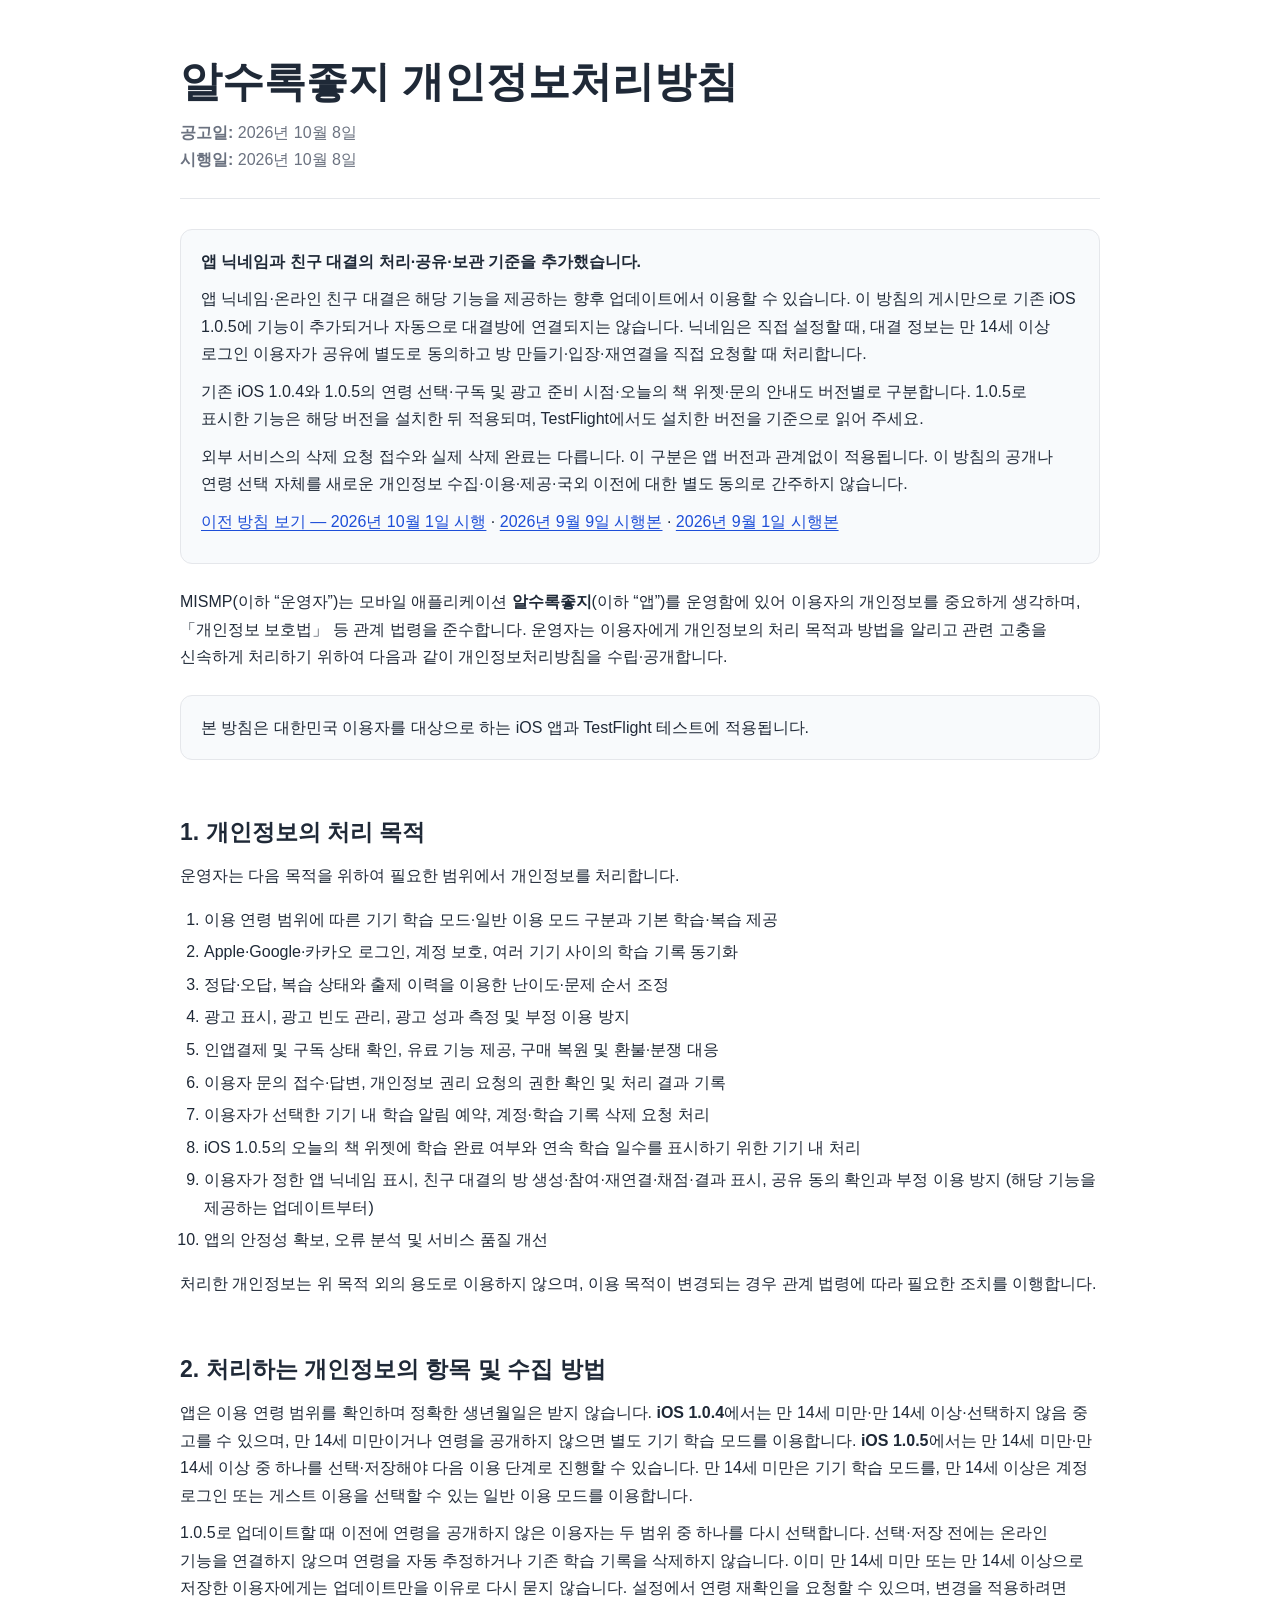
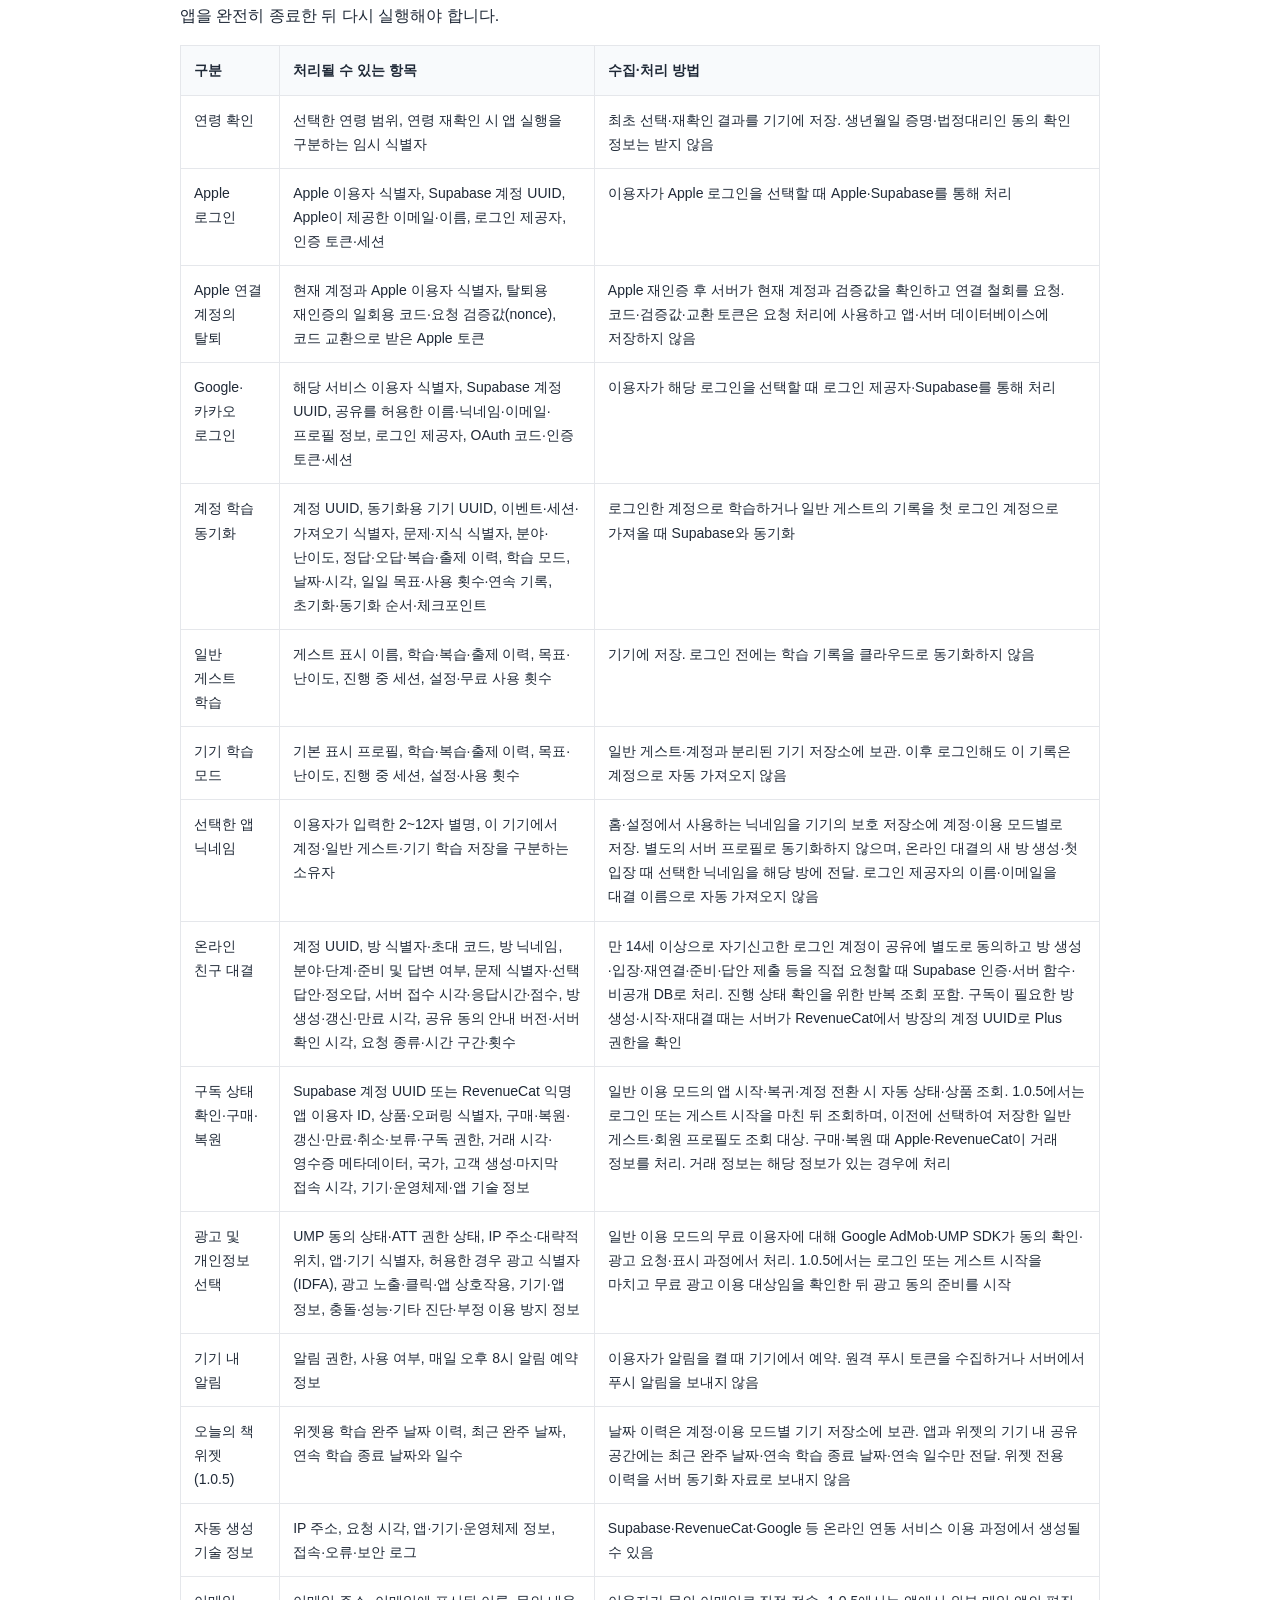
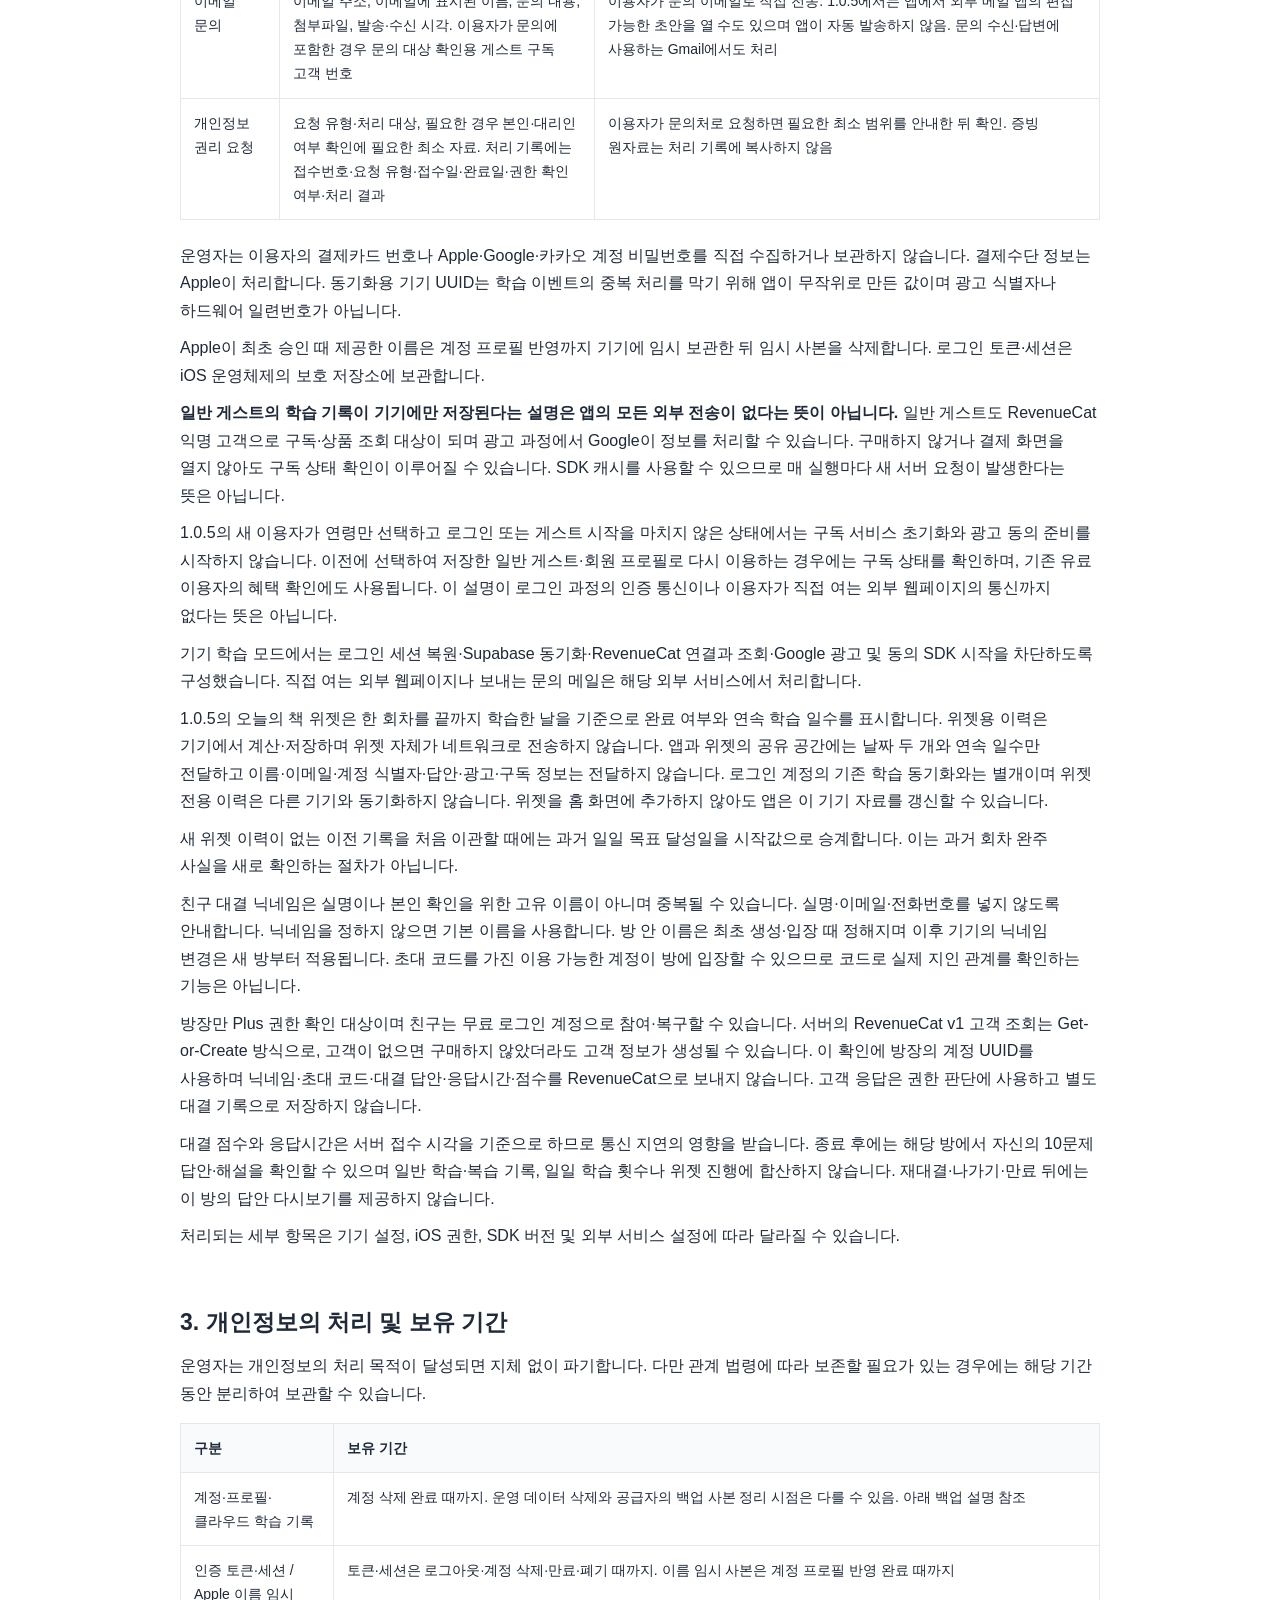
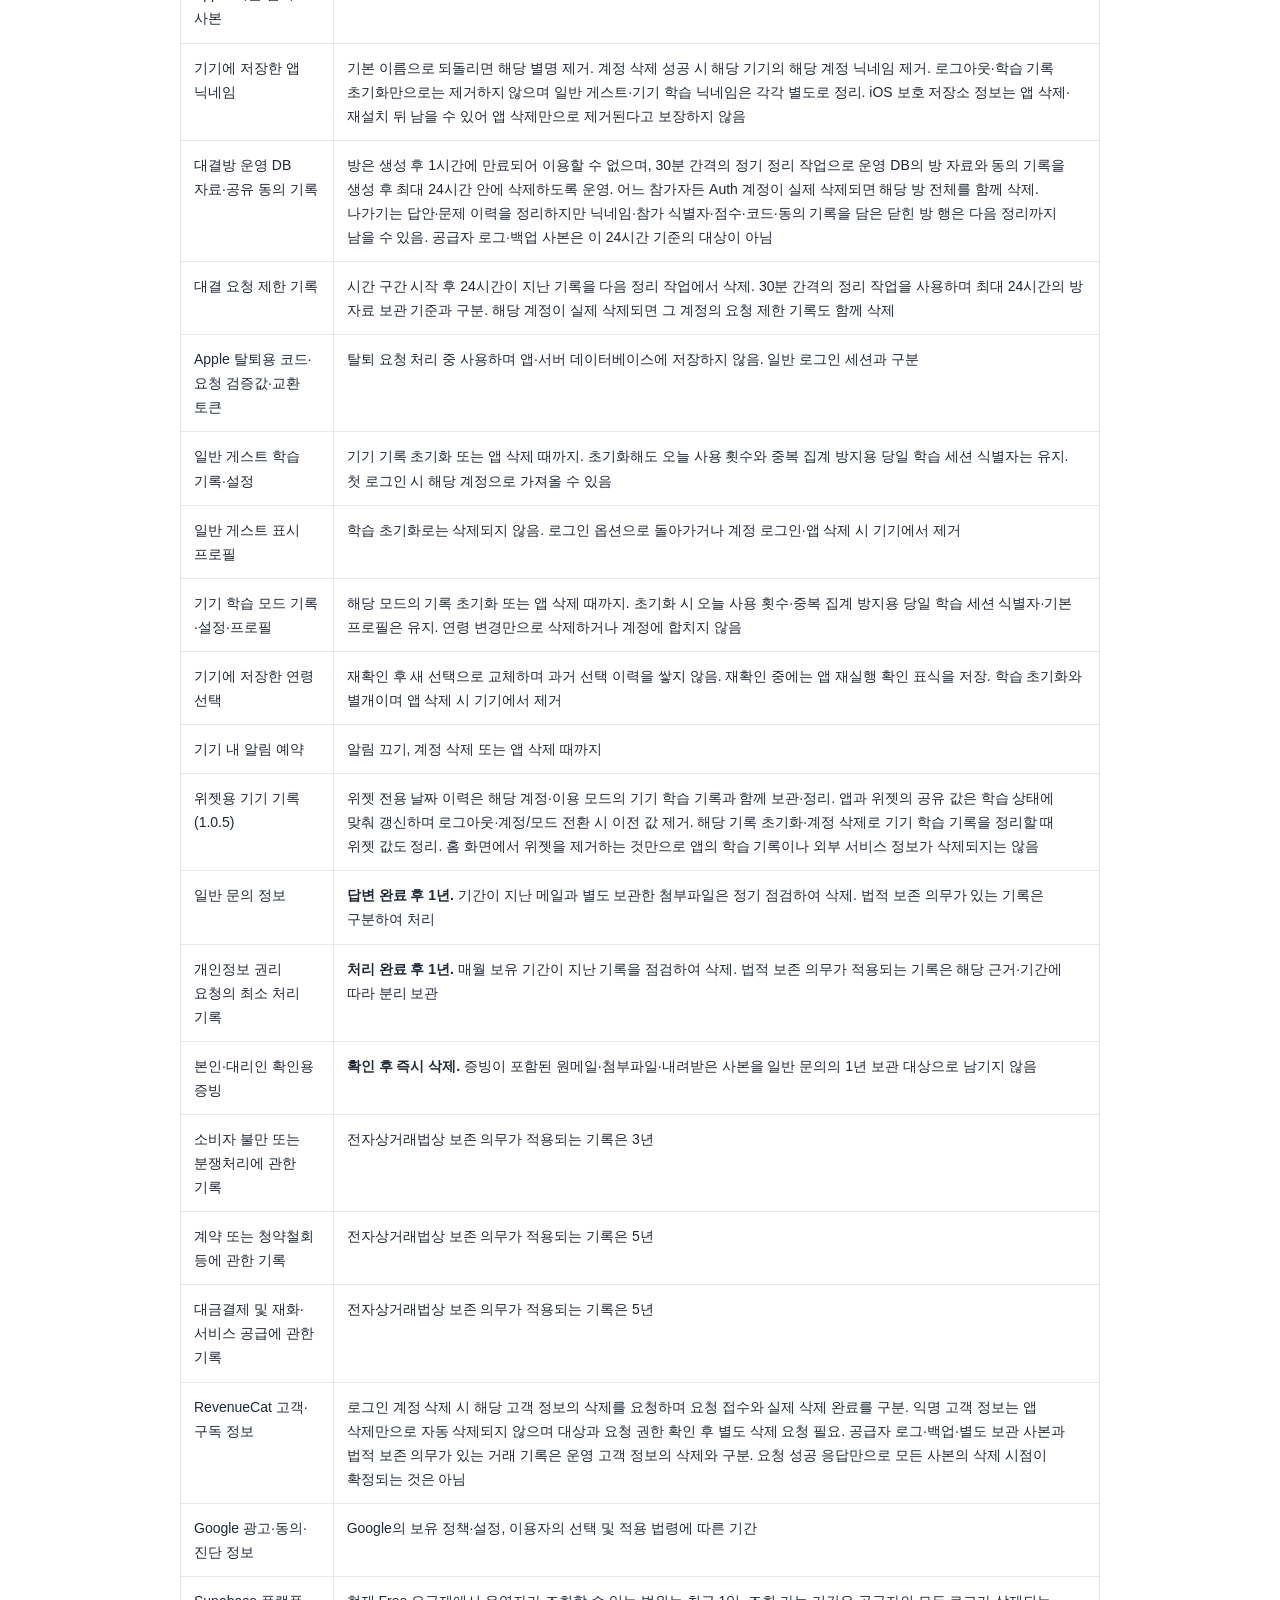
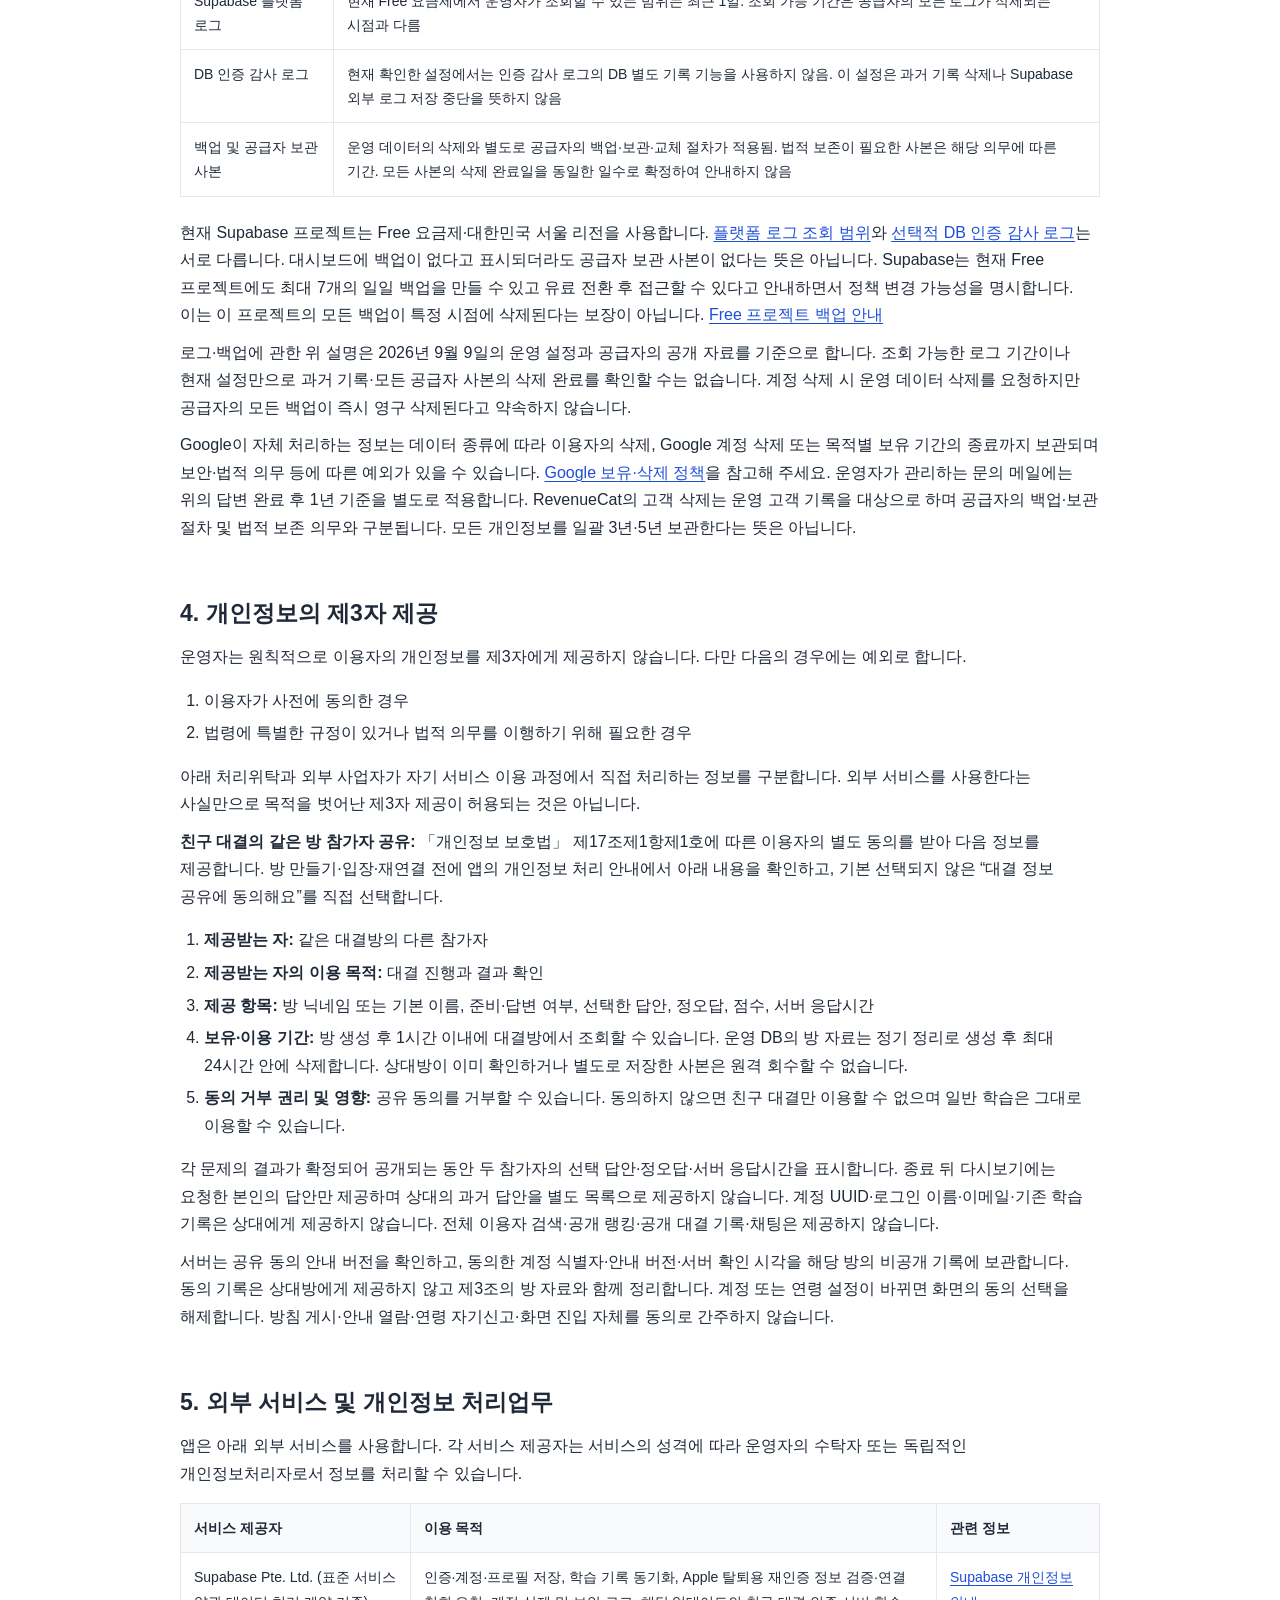
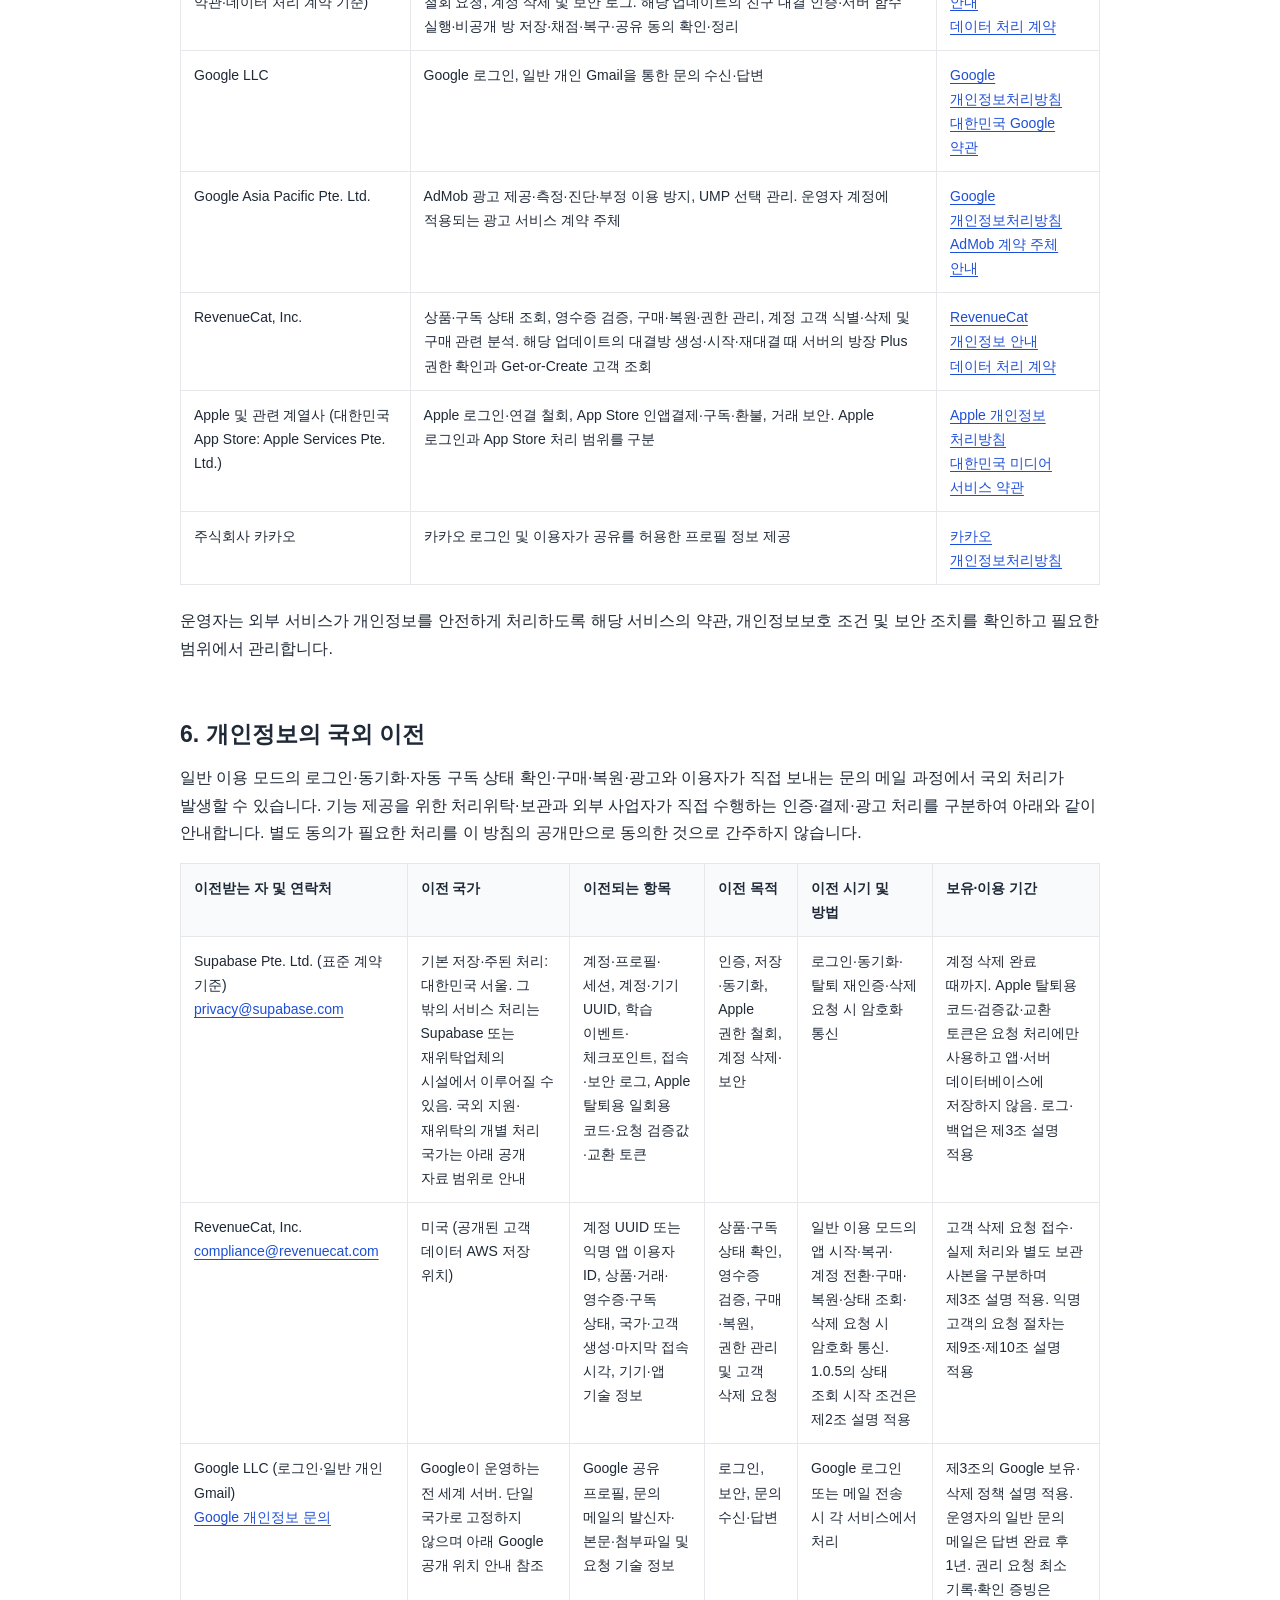
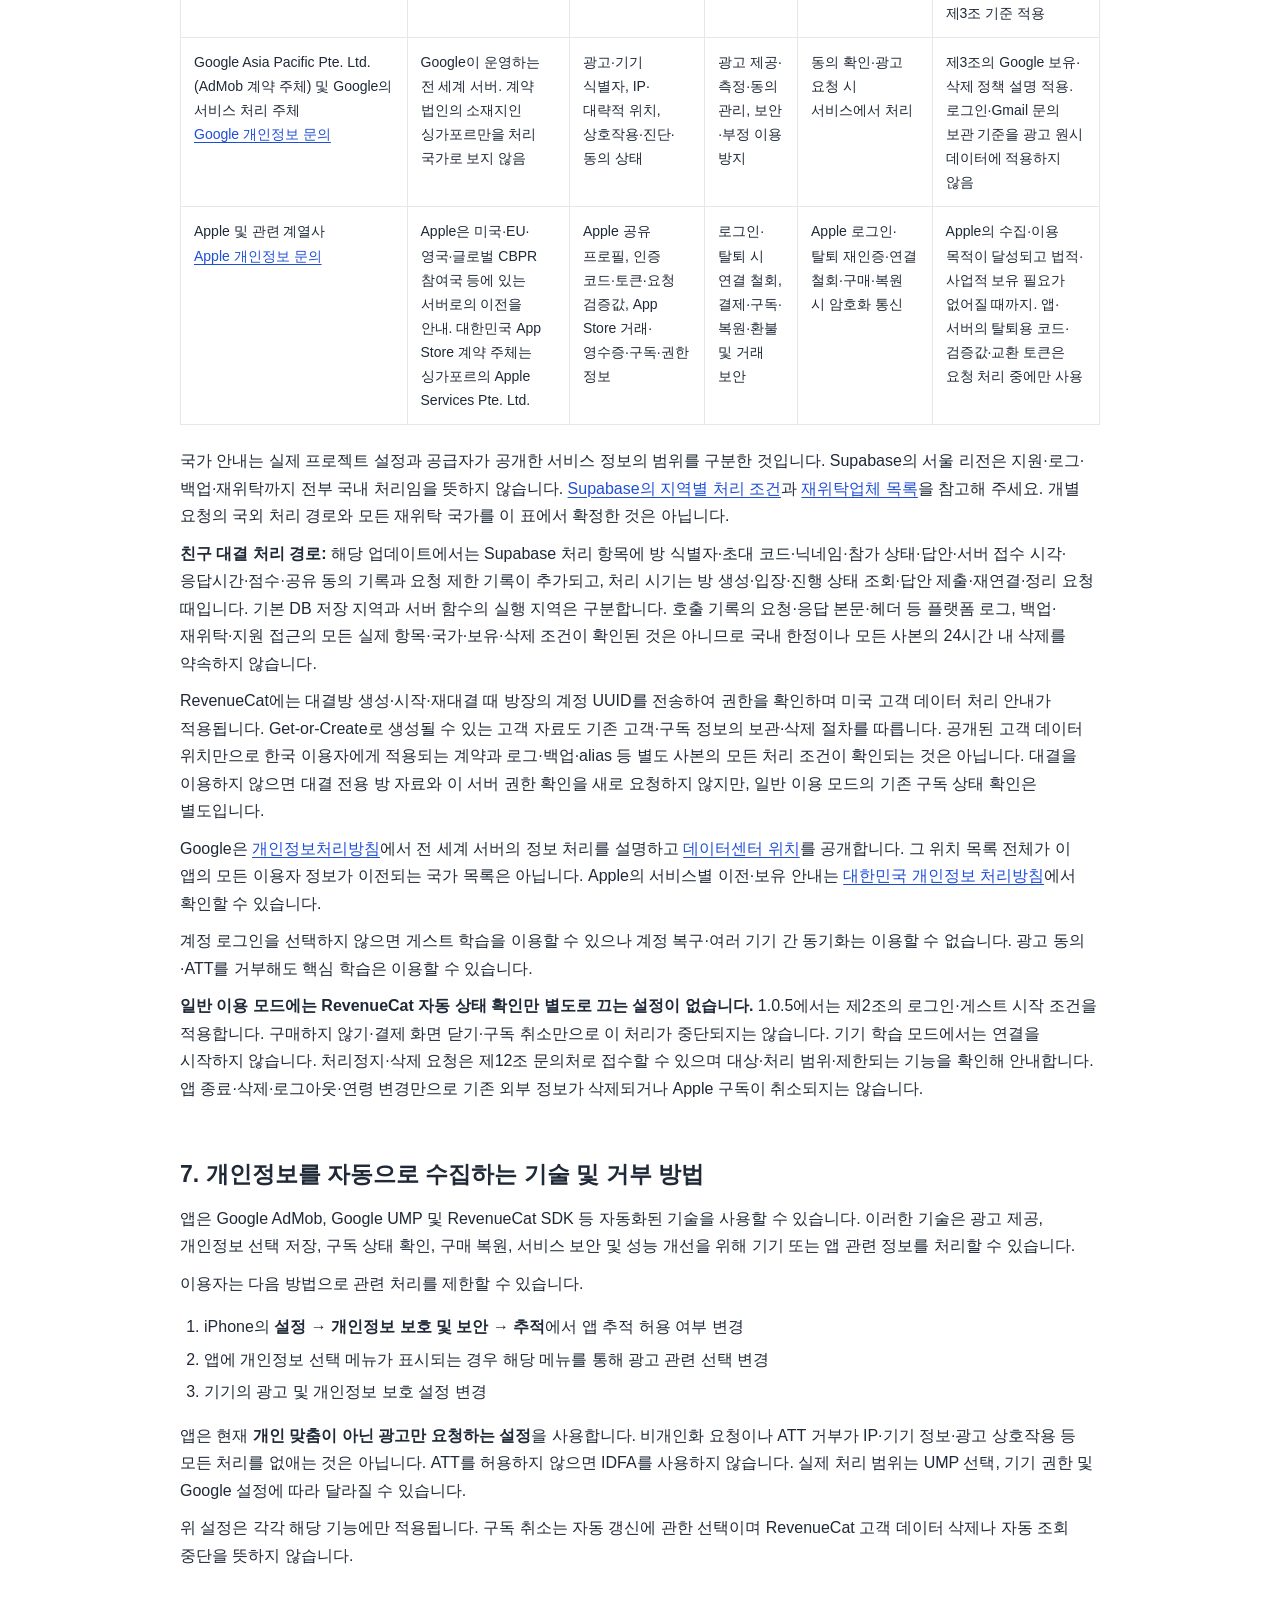
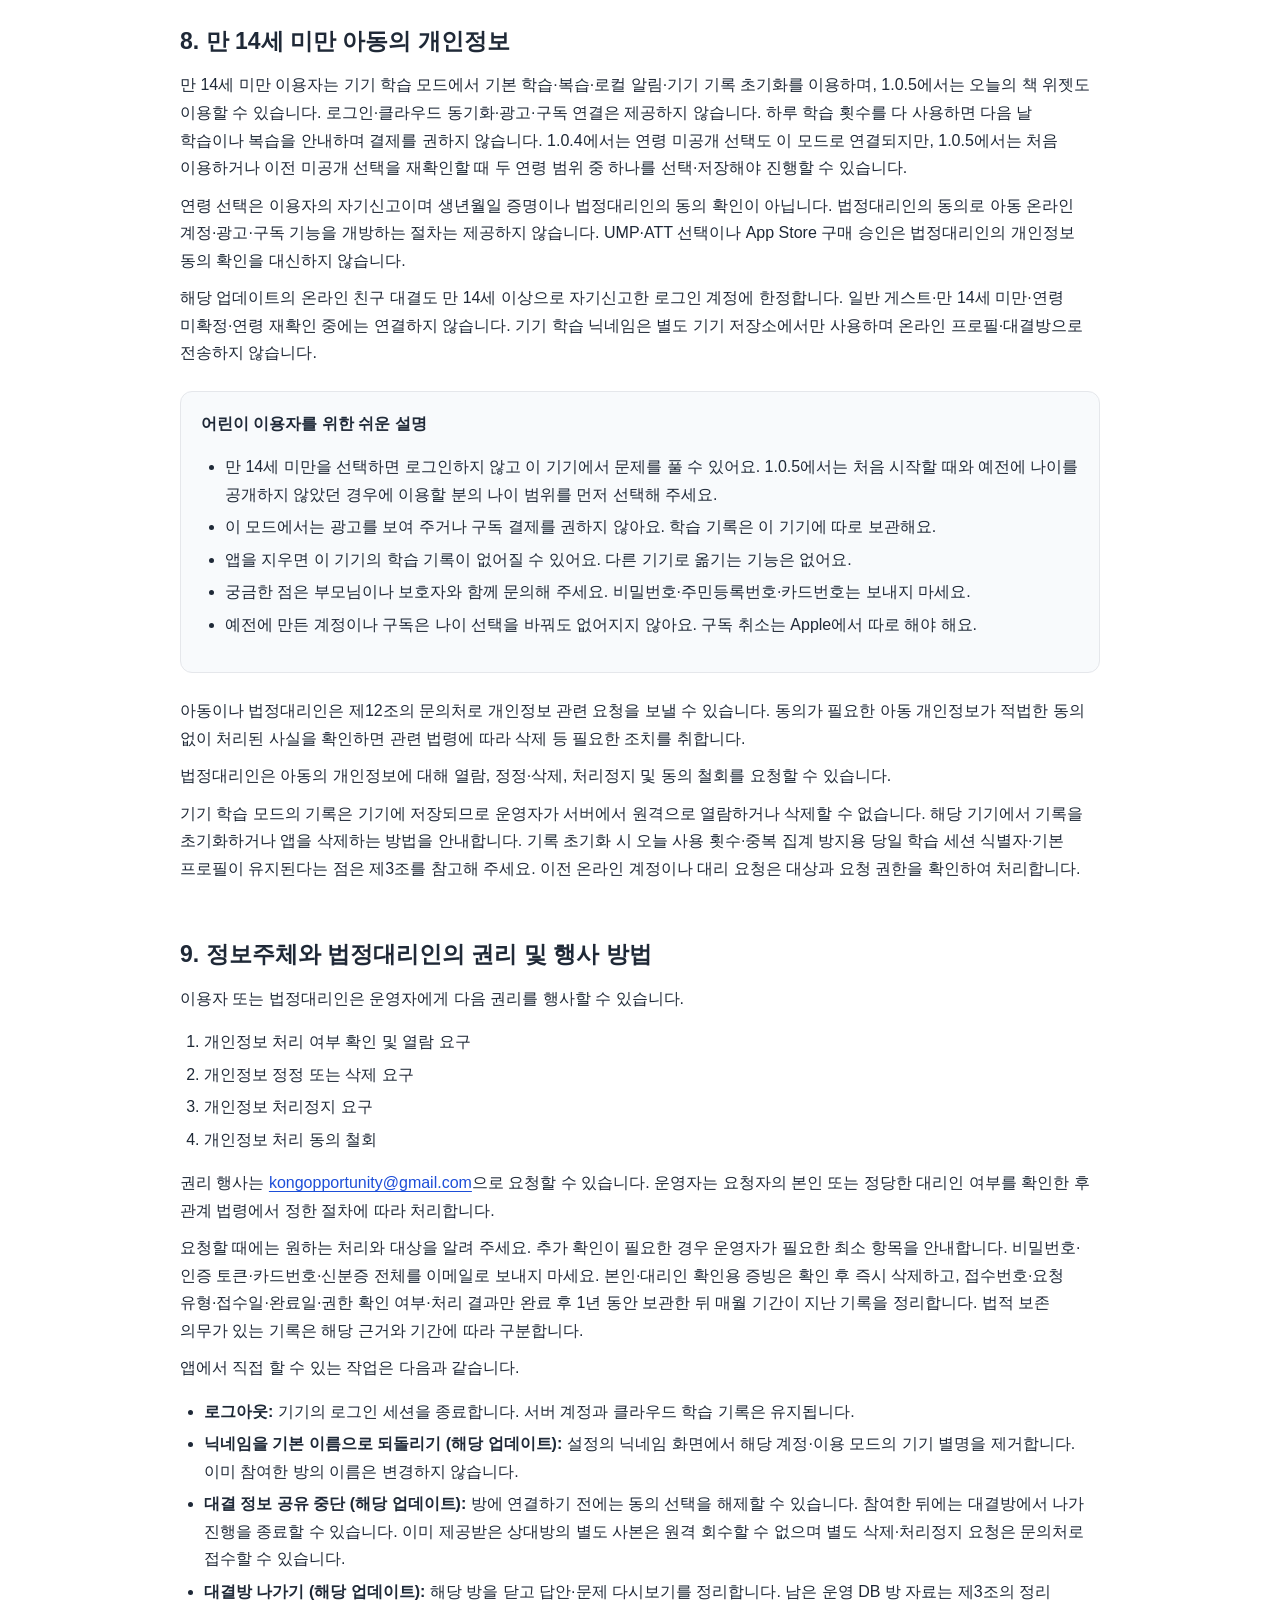
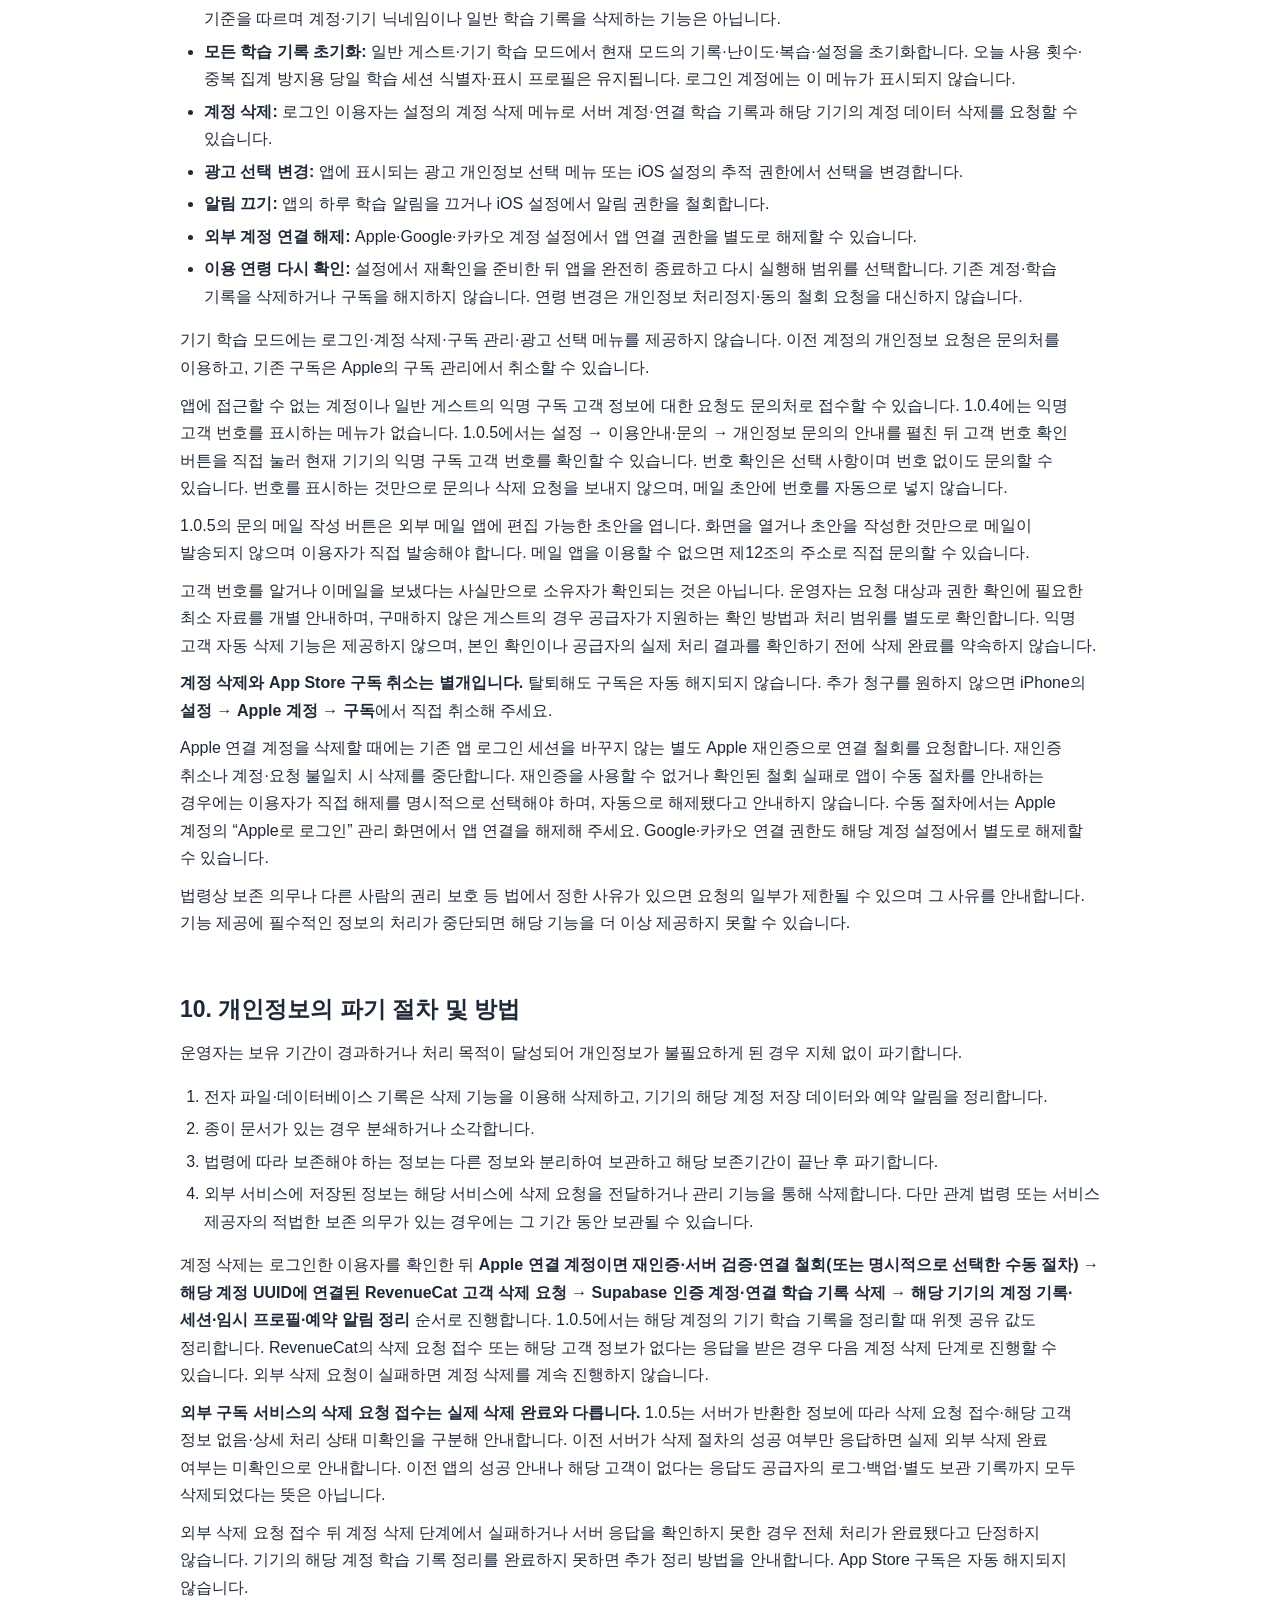
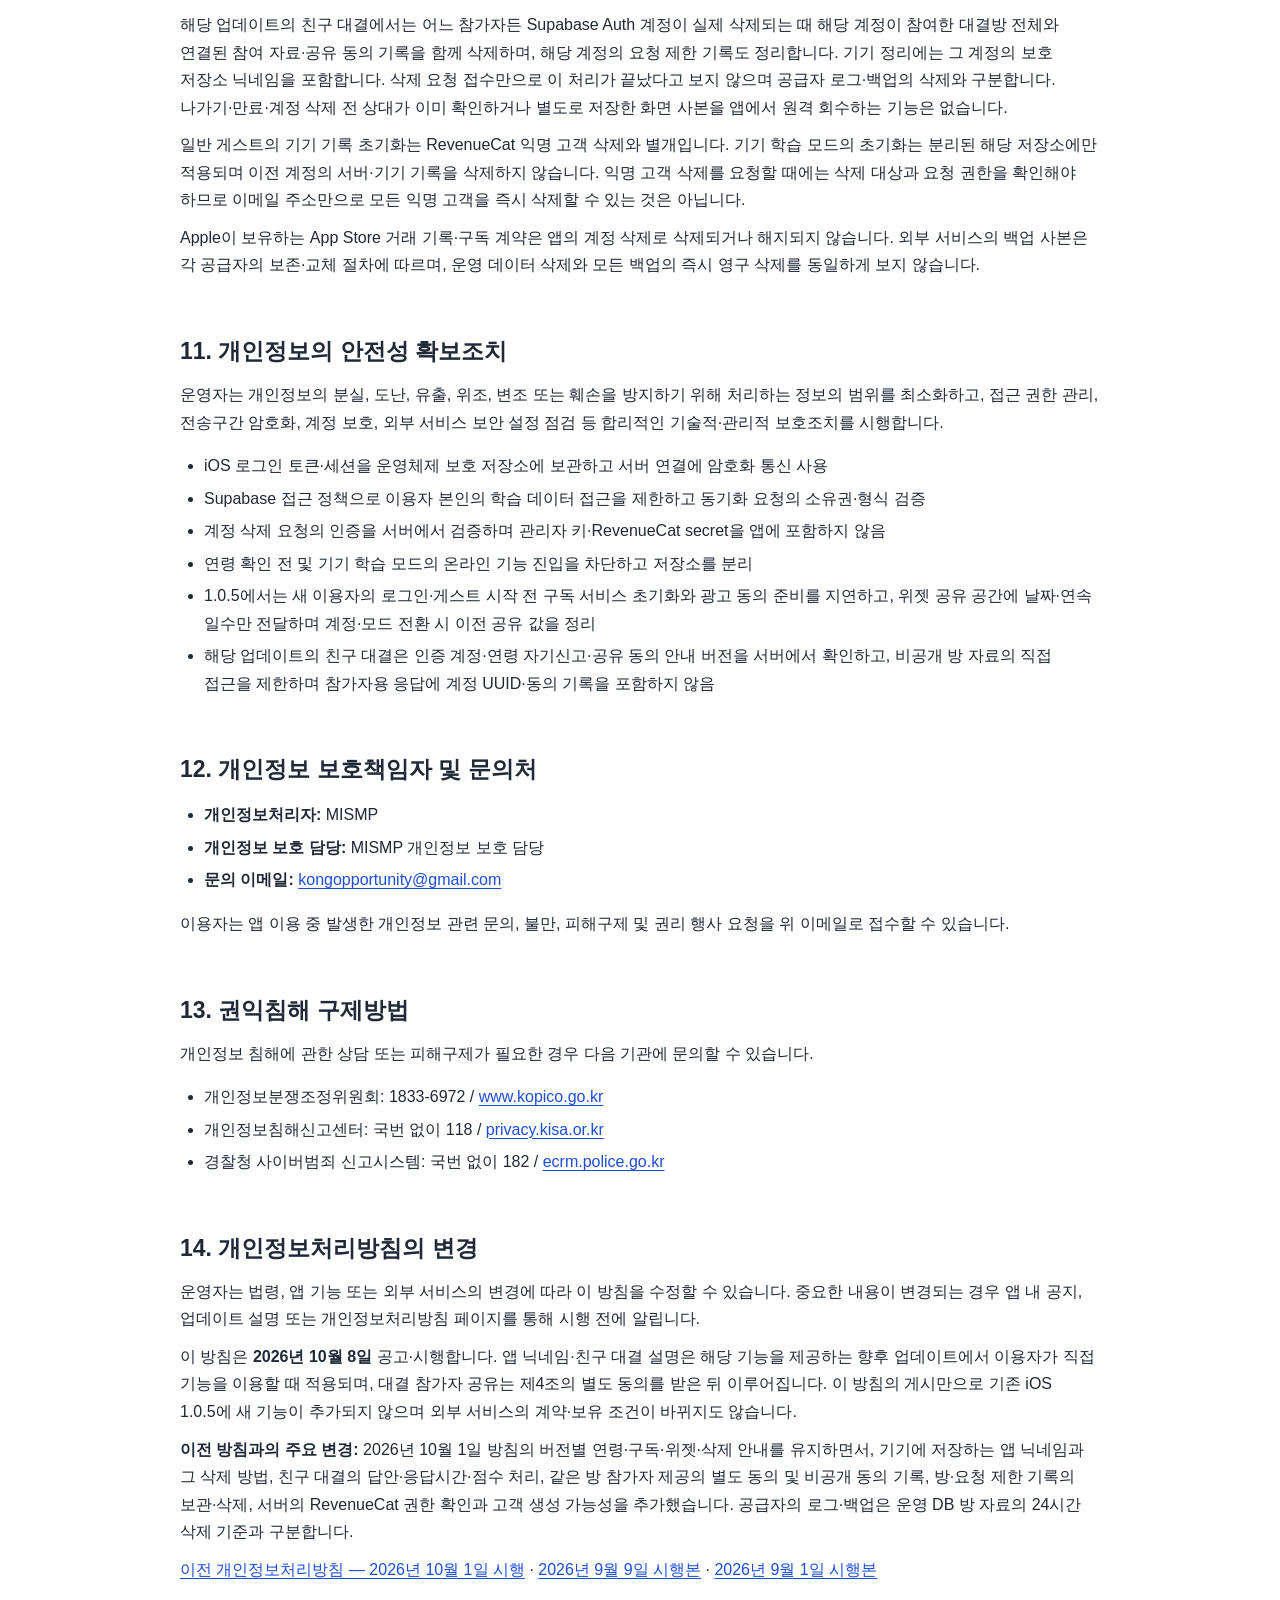
<file: history/2026-10-08.html>
<!doctype html>
<html lang="ko">
<head>
  <meta charset="utf-8" />
  <meta name="viewport" content="width=device-width, initial-scale=1" />
  <meta name="description" content="알수록좋지 개인정보처리방침 — 2026년 10월 8일 시행" />
  <title>알수록좋지 개인정보처리방침</title>
  <style>
    :root {
      --text: #1f2937;
      --muted: #6b7280;
      --line: #e5e7eb;
      --soft: #f8fafc;
      --link: #1d4ed8;
    }
    * { box-sizing: border-box; }
    body {
      margin: 0;
      font-family: -apple-system, BlinkMacSystemFont, "Segoe UI", "Noto Sans KR", Arial, sans-serif;
      color: var(--text);
      background: #ffffff;
      line-height: 1.72;
      word-break: keep-all;
    }
    main {
      width: min(920px, calc(100% - 32px));
      margin: 0 auto;
      padding: 56px 0 80px;
    }
    h1 { margin: 0 0 10px; font-size: clamp(28px, 5vw, 42px); line-height: 1.25; }
    h2 { margin: 48px 0 14px; padding-top: 8px; font-size: 23px; line-height: 1.4; }
    p { margin: 10px 0; }
    ol, ul { padding-left: 24px; }
    li { margin: 5px 0; }
    a { color: var(--link); text-decoration-thickness: 1px; text-underline-offset: 3px; }
    .meta {
      color: var(--muted);
      margin-bottom: 30px;
      padding-bottom: 24px;
      border-bottom: 1px solid var(--line);
    }
    .notice {
      margin: 24px 0;
      padding: 18px 20px;
      background: var(--soft);
      border: 1px solid var(--line);
      border-radius: 12px;
    }
    .table-wrap { overflow-x: auto; margin: 16px 0 22px; }
    table { width: 100%; border-collapse: collapse; min-width: 660px; font-size: 14px; }
    th, td { border: 1px solid var(--line); padding: 12px 13px; text-align: left; vertical-align: top; }
    th { background: var(--soft); font-weight: 700; }
    code { background: var(--soft); padding: 2px 6px; border-radius: 5px; }
    footer { margin-top: 56px; padding-top: 22px; border-top: 1px solid var(--line); color: var(--muted); font-size: 14px; }
    @media (max-width: 600px) {
      main { width: min(100% - 24px, 920px); padding-top: 32px; }
      h2 { margin-top: 38px; font-size: 21px; }
      body { word-break: normal; }
    }
  </style>
</head>
<body>
<main>
  <h1>알수록좋지 개인정보처리방침</h1>
  <div class="meta"><strong>공고일:</strong> 2026년 10월 8일<br><strong>시행일:</strong> 2026년 10월 8일</div>

  <aside class="notice" aria-label="주요 정정 내용">
    <strong>앱 닉네임과 친구 대결의 처리·공유·보관 기준을 추가했습니다.</strong>
    <p>앱 닉네임·온라인 친구 대결은 해당 기능을 제공하는 향후 업데이트에서 이용할 수 있습니다. 이 방침의 게시만으로 기존 iOS 1.0.5에 기능이 추가되거나 자동으로 대결방에 연결되지는 않습니다. 닉네임은 직접 설정할 때, 대결 정보는 만 14세 이상 로그인 이용자가 공유에 별도로 동의하고 방 만들기·입장·재연결을 직접 요청할 때 처리합니다.</p>
    <p>기존 iOS 1.0.4와 1.0.5의 연령 선택·구독 및 광고 준비 시점·오늘의 책 위젯·문의 안내도 버전별로 구분합니다. 1.0.5로 표시한 기능은 해당 버전을 설치한 뒤 적용되며, TestFlight에서도 설치한 버전을 기준으로 읽어 주세요.</p>
    <p>외부 서비스의 삭제 요청 접수와 실제 삭제 완료는 다릅니다. 이 구분은 앱 버전과 관계없이 적용됩니다. 이 방침의 공개나 연령 선택 자체를 새로운 개인정보 수집·이용·제공·국외 이전에 대한 별도 동의로 간주하지 않습니다.</p>
    <p><a href="history/2026-10-01.html">이전 방침 보기 — 2026년 10월 1일 시행</a> · <a href="history/2026-09-09.html">2026년 9월 9일 시행본</a> · <a href="history/2026-09-01.html">2026년 9월 1일 시행본</a></p>
  </aside>

  <p>MISMP(이하 “운영자”)는 모바일 애플리케이션 <strong>알수록좋지</strong>(이하 “앱”)를 운영함에 있어 이용자의 개인정보를 중요하게 생각하며, 「개인정보 보호법」 등 관계 법령을 준수합니다. 운영자는 이용자에게 개인정보의 처리 목적과 방법을 알리고 관련 고충을 신속하게 처리하기 위하여 다음과 같이 개인정보처리방침을 수립·공개합니다.</p>
  <div class="notice">본 방침은 대한민국 이용자를 대상으로 하는 iOS 앱과 TestFlight 테스트에 적용됩니다.</div>

  <h2>1. 개인정보의 처리 목적</h2>
  <p>운영자는 다음 목적을 위하여 필요한 범위에서 개인정보를 처리합니다.</p>
  <ol>
    <li>이용 연령 범위에 따른 기기 학습 모드·일반 이용 모드 구분과 기본 학습·복습 제공</li>
    <li>Apple·Google·카카오 로그인, 계정 보호, 여러 기기 사이의 학습 기록 동기화</li>
    <li>정답·오답, 복습 상태와 출제 이력을 이용한 난이도·문제 순서 조정</li>
    <li>광고 표시, 광고 빈도 관리, 광고 성과 측정 및 부정 이용 방지</li>
    <li>인앱결제 및 구독 상태 확인, 유료 기능 제공, 구매 복원 및 환불·분쟁 대응</li>
    <li>이용자 문의 접수·답변, 개인정보 권리 요청의 권한 확인 및 처리 결과 기록</li>
    <li>이용자가 선택한 기기 내 학습 알림 예약, 계정·학습 기록 삭제 요청 처리</li>
    <li>iOS 1.0.5의 오늘의 책 위젯에 학습 완료 여부와 연속 학습 일수를 표시하기 위한 기기 내 처리</li>
    <li>이용자가 정한 앱 닉네임 표시, 친구 대결의 방 생성·참여·재연결·채점·결과 표시, 공유 동의 확인과 부정 이용 방지 (해당 기능을 제공하는 업데이트부터)</li>
    <li>앱의 안정성 확보, 오류 분석 및 서비스 품질 개선</li>
  </ol>
  <p>처리한 개인정보는 위 목적 외의 용도로 이용하지 않으며, 이용 목적이 변경되는 경우 관계 법령에 따라 필요한 조치를 이행합니다.</p>

  <h2>2. 처리하는 개인정보의 항목 및 수집 방법</h2>
  <p>앱은 이용 연령 범위를 확인하며 정확한 생년월일은 받지 않습니다. <strong>iOS 1.0.4</strong>에서는 만 14세 미만·만 14세 이상·선택하지 않음 중 고를 수 있으며, 만 14세 미만이거나 연령을 공개하지 않으면 별도 기기 학습 모드를 이용합니다. <strong>iOS 1.0.5</strong>에서는 만 14세 미만·만 14세 이상 중 하나를 선택·저장해야 다음 이용 단계로 진행할 수 있습니다. 만 14세 미만은 기기 학습 모드를, 만 14세 이상은 계정 로그인 또는 게스트 이용을 선택할 수 있는 일반 이용 모드를 이용합니다.</p>
  <p>1.0.5로 업데이트할 때 이전에 연령을 공개하지 않은 이용자는 두 범위 중 하나를 다시 선택합니다. 선택·저장 전에는 온라인 기능을 연결하지 않으며 연령을 자동 추정하거나 기존 학습 기록을 삭제하지 않습니다. 이미 만 14세 미만 또는 만 14세 이상으로 저장한 이용자에게는 업데이트만을 이유로 다시 묻지 않습니다. 설정에서 연령 재확인을 요청할 수 있으며, 변경을 적용하려면 앱을 완전히 종료한 뒤 다시 실행해야 합니다.</p>
  <div class="table-wrap"><table>
    <thead><tr><th>구분</th><th>처리될 수 있는 항목</th><th>수집·처리 방법</th></tr></thead>
    <tbody>
      <tr><td>연령 확인</td><td>선택한 연령 범위, 연령 재확인 시 앱 실행을 구분하는 임시 식별자</td><td>최초 선택·재확인 결과를 기기에 저장. 생년월일 증명·법정대리인 동의 확인 정보는 받지 않음</td></tr>
      <tr><td>Apple 로그인</td><td>Apple 이용자 식별자, Supabase 계정 UUID, Apple이 제공한 이메일·이름, 로그인 제공자, 인증 토큰·세션</td><td>이용자가 Apple 로그인을 선택할 때 Apple·Supabase를 통해 처리</td></tr>
      <tr><td>Apple 연결 계정의 탈퇴</td><td>현재 계정과 Apple 이용자 식별자, 탈퇴용 재인증의 일회용 코드·요청 검증값(nonce), 코드 교환으로 받은 Apple 토큰</td><td>Apple 재인증 후 서버가 현재 계정과 검증값을 확인하고 연결 철회를 요청. 코드·검증값·교환 토큰은 요청 처리에 사용하고 앱·서버 데이터베이스에 저장하지 않음</td></tr>
      <tr><td>Google·카카오 로그인</td><td>해당 서비스 이용자 식별자, Supabase 계정 UUID, 공유를 허용한 이름·닉네임·이메일·프로필 정보, 로그인 제공자, OAuth 코드·인증 토큰·세션</td><td>이용자가 해당 로그인을 선택할 때 로그인 제공자·Supabase를 통해 처리</td></tr>
      <tr><td>계정 학습 동기화</td><td>계정 UUID, 동기화용 기기 UUID, 이벤트·세션·가져오기 식별자, 문제·지식 식별자, 분야·난이도, 정답·오답·복습·출제 이력, 학습 모드, 날짜·시각, 일일 목표·사용 횟수·연속 기록, 초기화·동기화 순서·체크포인트</td><td>로그인한 계정으로 학습하거나 일반 게스트의 기록을 첫 로그인 계정으로 가져올 때 Supabase와 동기화</td></tr>
      <tr><td>일반 게스트 학습</td><td>게스트 표시 이름, 학습·복습·출제 이력, 목표·난이도, 진행 중 세션, 설정·무료 사용 횟수</td><td>기기에 저장. 로그인 전에는 학습 기록을 클라우드로 동기화하지 않음</td></tr>
      <tr><td>기기 학습 모드</td><td>기본 표시 프로필, 학습·복습·출제 이력, 목표·난이도, 진행 중 세션, 설정·사용 횟수</td><td>일반 게스트·계정과 분리된 기기 저장소에 보관. 이후 로그인해도 이 기록은 계정으로 자동 가져오지 않음</td></tr>
      <tr><td>선택한 앱 닉네임</td><td>이용자가 입력한 2~12자 별명, 이 기기에서 계정·일반 게스트·기기 학습 저장을 구분하는 소유자</td><td>홈·설정에서 사용하는 닉네임을 기기의 보호 저장소에 계정·이용 모드별로 저장. 별도의 서버 프로필로 동기화하지 않으며, 온라인 대결의 새 방 생성·첫 입장 때 선택한 닉네임을 해당 방에 전달. 로그인 제공자의 이름·이메일을 대결 이름으로 자동 가져오지 않음</td></tr>
      <tr><td>온라인 친구 대결</td><td>계정 UUID, 방 식별자·초대 코드, 방 닉네임, 분야·단계·준비 및 답변 여부, 문제 식별자·선택 답안·정오답, 서버 접수 시각·응답시간·점수, 방 생성·갱신·만료 시각, 공유 동의 안내 버전·서버 확인 시각, 요청 종류·시간 구간·횟수</td><td>만 14세 이상으로 자기신고한 로그인 계정이 공유에 별도로 동의하고 방 생성·입장·재연결·준비·답안 제출 등을 직접 요청할 때 Supabase 인증·서버 함수·비공개 DB로 처리. 진행 상태 확인을 위한 반복 조회 포함. 구독이 필요한 방 생성·시작·재대결 때는 서버가 RevenueCat에서 방장의 계정 UUID로 Plus 권한을 확인</td></tr>
      <tr><td>구독 상태 확인·구매·복원</td><td>Supabase 계정 UUID 또는 RevenueCat 익명 앱 이용자 ID, 상품·오퍼링 식별자, 구매·복원·갱신·만료·취소·보류·구독 권한, 거래 시각·영수증 메타데이터, 국가, 고객 생성·마지막 접속 시각, 기기·운영체제·앱 기술 정보</td><td>일반 이용 모드의 앱 시작·복귀·계정 전환 시 자동 상태·상품 조회. 1.0.5에서는 로그인 또는 게스트 시작을 마친 뒤 조회하며, 이전에 선택하여 저장한 일반 게스트·회원 프로필도 조회 대상. 구매·복원 때 Apple·RevenueCat이 거래 정보를 처리. 거래 정보는 해당 정보가 있는 경우에 처리</td></tr>
      <tr><td>광고 및 개인정보 선택</td><td>UMP 동의 상태·ATT 권한 상태, IP 주소·대략적 위치, 앱·기기 식별자, 허용한 경우 광고 식별자(IDFA), 광고 노출·클릭·앱 상호작용, 기기·앱 정보, 충돌·성능·기타 진단·부정 이용 방지 정보</td><td>일반 이용 모드의 무료 이용자에 대해 Google AdMob·UMP SDK가 동의 확인·광고 요청·표시 과정에서 처리. 1.0.5에서는 로그인 또는 게스트 시작을 마치고 무료 광고 이용 대상임을 확인한 뒤 광고 동의 준비를 시작</td></tr>
      <tr><td>기기 내 알림</td><td>알림 권한, 사용 여부, 매일 오후 8시 알림 예약 정보</td><td>이용자가 알림을 켤 때 기기에서 예약. 원격 푸시 토큰을 수집하거나 서버에서 푸시 알림을 보내지 않음</td></tr>
      <tr><td>오늘의 책 위젯 (1.0.5)</td><td>위젯용 학습 완주 날짜 이력, 최근 완주 날짜, 연속 학습 종료 날짜와 일수</td><td>날짜 이력은 계정·이용 모드별 기기 저장소에 보관. 앱과 위젯의 기기 내 공유 공간에는 최근 완주 날짜·연속 학습 종료 날짜·연속 일수만 전달. 위젯 전용 이력을 서버 동기화 자료로 보내지 않음</td></tr>
      <tr><td>자동 생성 기술 정보</td><td>IP 주소, 요청 시각, 앱·기기·운영체제 정보, 접속·오류·보안 로그</td><td>Supabase·RevenueCat·Google 등 온라인 연동 서비스 이용 과정에서 생성될 수 있음</td></tr>
      <tr><td>이메일 문의</td><td>이메일 주소, 이메일에 표시된 이름, 문의 내용, 첨부파일, 발송·수신 시각. 이용자가 문의에 포함한 경우 문의 대상 확인용 게스트 구독 고객 번호</td><td>이용자가 문의 이메일로 직접 전송. 1.0.5에서는 앱에서 외부 메일 앱의 편집 가능한 초안을 열 수도 있으며 앱이 자동 발송하지 않음. 문의 수신·답변에 사용하는 Gmail에서도 처리</td></tr>
      <tr><td>개인정보 권리 요청</td><td>요청 유형·처리 대상, 필요한 경우 본인·대리인 여부 확인에 필요한 최소 자료. 처리 기록에는 접수번호·요청 유형·접수일·완료일·권한 확인 여부·처리 결과</td><td>이용자가 문의처로 요청하면 필요한 최소 범위를 안내한 뒤 확인. 증빙 원자료는 처리 기록에 복사하지 않음</td></tr>
    </tbody>
  </table></div>
  <p>운영자는 이용자의 결제카드 번호나 Apple·Google·카카오 계정 비밀번호를 직접 수집하거나 보관하지 않습니다. 결제수단 정보는 Apple이 처리합니다. 동기화용 기기 UUID는 학습 이벤트의 중복 처리를 막기 위해 앱이 무작위로 만든 값이며 광고 식별자나 하드웨어 일련번호가 아닙니다.</p>
  <p>Apple이 최초 승인 때 제공한 이름은 계정 프로필 반영까지 기기에 임시 보관한 뒤 임시 사본을 삭제합니다. 로그인 토큰·세션은 iOS 운영체제의 보호 저장소에 보관합니다.</p>
  <p><strong>일반 게스트의 학습 기록이 기기에만 저장된다는 설명은 앱의 모든 외부 전송이 없다는 뜻이 아닙니다.</strong> 일반 게스트도 RevenueCat 익명 고객으로 구독·상품 조회 대상이 되며 광고 과정에서 Google이 정보를 처리할 수 있습니다. 구매하지 않거나 결제 화면을 열지 않아도 구독 상태 확인이 이루어질 수 있습니다. SDK 캐시를 사용할 수 있으므로 매 실행마다 새 서버 요청이 발생한다는 뜻은 아닙니다.</p>
  <p>1.0.5의 새 이용자가 연령만 선택하고 로그인 또는 게스트 시작을 마치지 않은 상태에서는 구독 서비스 초기화와 광고 동의 준비를 시작하지 않습니다. 이전에 선택하여 저장한 일반 게스트·회원 프로필로 다시 이용하는 경우에는 구독 상태를 확인하며, 기존 유료 이용자의 혜택 확인에도 사용됩니다. 이 설명이 로그인 과정의 인증 통신이나 이용자가 직접 여는 외부 웹페이지의 통신까지 없다는 뜻은 아닙니다.</p>
  <p>기기 학습 모드에서는 로그인 세션 복원·Supabase 동기화·RevenueCat 연결과 조회·Google 광고 및 동의 SDK 시작을 차단하도록 구성했습니다. 직접 여는 외부 웹페이지나 보내는 문의 메일은 해당 외부 서비스에서 처리합니다.</p>
  <p>1.0.5의 오늘의 책 위젯은 한 회차를 끝까지 학습한 날을 기준으로 완료 여부와 연속 학습 일수를 표시합니다. 위젯용 이력은 기기에서 계산·저장하며 위젯 자체가 네트워크로 전송하지 않습니다. 앱과 위젯의 공유 공간에는 날짜 두 개와 연속 일수만 전달하고 이름·이메일·계정 식별자·답안·광고·구독 정보는 전달하지 않습니다. 로그인 계정의 기존 학습 동기화와는 별개이며 위젯 전용 이력은 다른 기기와 동기화하지 않습니다. 위젯을 홈 화면에 추가하지 않아도 앱은 이 기기 자료를 갱신할 수 있습니다.</p>
  <p>새 위젯 이력이 없는 이전 기록을 처음 이관할 때에는 과거 일일 목표 달성일을 시작값으로 승계합니다. 이는 과거 회차 완주 사실을 새로 확인하는 절차가 아닙니다.</p>
  <p>친구 대결 닉네임은 실명이나 본인 확인을 위한 고유 이름이 아니며 중복될 수 있습니다. 실명·이메일·전화번호를 넣지 않도록 안내합니다. 닉네임을 정하지 않으면 기본 이름을 사용합니다. 방 안 이름은 최초 생성·입장 때 정해지며 이후 기기의 닉네임 변경은 새 방부터 적용됩니다. 초대 코드를 가진 이용 가능한 계정이 방에 입장할 수 있으므로 코드로 실제 지인 관계를 확인하는 기능은 아닙니다.</p>
  <p>방장만 Plus 권한 확인 대상이며 친구는 무료 로그인 계정으로 참여·복구할 수 있습니다. 서버의 RevenueCat v1 고객 조회는 Get-or-Create 방식으로, 고객이 없으면 구매하지 않았더라도 고객 정보가 생성될 수 있습니다. 이 확인에 방장의 계정 UUID를 사용하며 닉네임·초대 코드·대결 답안·응답시간·점수를 RevenueCat으로 보내지 않습니다. 고객 응답은 권한 판단에 사용하고 별도 대결 기록으로 저장하지 않습니다.</p>
  <p>대결 점수와 응답시간은 서버 접수 시각을 기준으로 하므로 통신 지연의 영향을 받습니다. 종료 후에는 해당 방에서 자신의 10문제 답안·해설을 확인할 수 있으며 일반 학습·복습 기록, 일일 학습 횟수나 위젯 진행에 합산하지 않습니다. 재대결·나가기·만료 뒤에는 이 방의 답안 다시보기를 제공하지 않습니다.</p>
  <p>처리되는 세부 항목은 기기 설정, iOS 권한, SDK 버전 및 외부 서비스 설정에 따라 달라질 수 있습니다.</p>

  <h2>3. 개인정보의 처리 및 보유 기간</h2>
  <p>운영자는 개인정보의 처리 목적이 달성되면 지체 없이 파기합니다. 다만 관계 법령에 따라 보존할 필요가 있는 경우에는 해당 기간 동안 분리하여 보관할 수 있습니다.</p>
  <div class="table-wrap"><table>
    <thead><tr><th>구분</th><th>보유 기간</th></tr></thead>
    <tbody>
      <tr><td>계정·프로필·클라우드 학습 기록</td><td>계정 삭제 완료 때까지. 운영 데이터 삭제와 공급자의 백업 사본 정리 시점은 다를 수 있음. 아래 백업 설명 참조</td></tr>
      <tr><td>인증 토큰·세션 / Apple 이름 임시 사본</td><td>토큰·세션은 로그아웃·계정 삭제·만료·폐기 때까지. 이름 임시 사본은 계정 프로필 반영 완료 때까지</td></tr>
      <tr><td>기기에 저장한 앱 닉네임</td><td>기본 이름으로 되돌리면 해당 별명 제거. 계정 삭제 성공 시 해당 기기의 해당 계정 닉네임 제거. 로그아웃·학습 기록 초기화만으로는 제거하지 않으며 일반 게스트·기기 학습 닉네임은 각각 별도로 정리. iOS 보호 저장소 정보는 앱 삭제·재설치 뒤 남을 수 있어 앱 삭제만으로 제거된다고 보장하지 않음</td></tr>
      <tr><td>대결방 운영 DB 자료·공유 동의 기록</td><td>방은 생성 후 1시간에 만료되어 이용할 수 없으며, 30분 간격의 정기 정리 작업으로 운영 DB의 방 자료와 동의 기록을 생성 후 최대 24시간 안에 삭제하도록 운영. 어느 참가자든 Auth 계정이 실제 삭제되면 해당 방 전체를 함께 삭제. 나가기는 답안·문제 이력을 정리하지만 닉네임·참가 식별자·점수·코드·동의 기록을 담은 닫힌 방 행은 다음 정리까지 남을 수 있음. 공급자 로그·백업 사본은 이 24시간 기준의 대상이 아님</td></tr>
      <tr><td>대결 요청 제한 기록</td><td>시간 구간 시작 후 24시간이 지난 기록을 다음 정리 작업에서 삭제. 30분 간격의 정리 작업을 사용하며 최대 24시간의 방 자료 보관 기준과 구분. 해당 계정이 실제 삭제되면 그 계정의 요청 제한 기록도 함께 삭제</td></tr>
      <tr><td>Apple 탈퇴용 코드·요청 검증값·교환 토큰</td><td>탈퇴 요청 처리 중 사용하며 앱·서버 데이터베이스에 저장하지 않음. 일반 로그인 세션과 구분</td></tr>
      <tr><td>일반 게스트 학습 기록·설정</td><td>기기 기록 초기화 또는 앱 삭제 때까지. 초기화해도 오늘 사용 횟수와 중복 집계 방지용 당일 학습 세션 식별자는 유지. 첫 로그인 시 해당 계정으로 가져올 수 있음</td></tr>
      <tr><td>일반 게스트 표시 프로필</td><td>학습 초기화로는 삭제되지 않음. 로그인 옵션으로 돌아가거나 계정 로그인·앱 삭제 시 기기에서 제거</td></tr>
      <tr><td>기기 학습 모드 기록·설정·프로필</td><td>해당 모드의 기록 초기화 또는 앱 삭제 때까지. 초기화 시 오늘 사용 횟수·중복 집계 방지용 당일 학습 세션 식별자·기본 프로필은 유지. 연령 변경만으로 삭제하거나 계정에 합치지 않음</td></tr>
      <tr><td>기기에 저장한 연령 선택</td><td>재확인 후 새 선택으로 교체하며 과거 선택 이력을 쌓지 않음. 재확인 중에는 앱 재실행 확인 표식을 저장. 학습 초기화와 별개이며 앱 삭제 시 기기에서 제거</td></tr>
      <tr><td>기기 내 알림 예약</td><td>알림 끄기, 계정 삭제 또는 앱 삭제 때까지</td></tr>
      <tr><td>위젯용 기기 기록 (1.0.5)</td><td>위젯 전용 날짜 이력은 해당 계정·이용 모드의 기기 학습 기록과 함께 보관·정리. 앱과 위젯의 공유 값은 학습 상태에 맞춰 갱신하며 로그아웃·계정/모드 전환 시 이전 값 제거. 해당 기록 초기화·계정 삭제로 기기 학습 기록을 정리할 때 위젯 값도 정리. 홈 화면에서 위젯을 제거하는 것만으로 앱의 학습 기록이나 외부 서비스 정보가 삭제되지는 않음</td></tr>
      <tr><td>일반 문의 정보</td><td><strong>답변 완료 후 1년.</strong> 기간이 지난 메일과 별도 보관한 첨부파일은 정기 점검하여 삭제. 법적 보존 의무가 있는 기록은 구분하여 처리</td></tr>
      <tr><td>개인정보 권리 요청의 최소 처리 기록</td><td><strong>처리 완료 후 1년.</strong> 매월 보유 기간이 지난 기록을 점검하여 삭제. 법적 보존 의무가 적용되는 기록은 해당 근거·기간에 따라 분리 보관</td></tr>
      <tr><td>본인·대리인 확인용 증빙</td><td><strong>확인 후 즉시 삭제.</strong> 증빙이 포함된 원메일·첨부파일·내려받은 사본을 일반 문의의 1년 보관 대상으로 남기지 않음</td></tr>
      <tr><td>소비자 불만 또는 분쟁처리에 관한 기록</td><td>전자상거래법상 보존 의무가 적용되는 기록은 3년</td></tr>
      <tr><td>계약 또는 청약철회 등에 관한 기록</td><td>전자상거래법상 보존 의무가 적용되는 기록은 5년</td></tr>
      <tr><td>대금결제 및 재화·서비스 공급에 관한 기록</td><td>전자상거래법상 보존 의무가 적용되는 기록은 5년</td></tr>
      <tr><td>RevenueCat 고객·구독 정보</td><td>로그인 계정 삭제 시 해당 고객 정보의 삭제를 요청하며 요청 접수와 실제 삭제 완료를 구분. 익명 고객 정보는 앱 삭제만으로 자동 삭제되지 않으며 대상과 요청 권한 확인 후 별도 삭제 요청 필요. 공급자 로그·백업·별도 보관 사본과 법적 보존 의무가 있는 거래 기록은 운영 고객 정보의 삭제와 구분. 요청 성공 응답만으로 모든 사본의 삭제 시점이 확정되는 것은 아님</td></tr>
      <tr><td>Google 광고·동의·진단 정보</td><td>Google의 보유 정책·설정, 이용자의 선택 및 적용 법령에 따른 기간</td></tr>
      <tr><td>Supabase 플랫폼 로그</td><td>현재 Free 요금제에서 운영자가 조회할 수 있는 범위는 최근 1일. 조회 가능 기간은 공급자의 모든 로그가 삭제되는 시점과 다름</td></tr>
      <tr><td>DB 인증 감사 로그</td><td>현재 확인한 설정에서는 인증 감사 로그의 DB 별도 기록 기능을 사용하지 않음. 이 설정은 과거 기록 삭제나 Supabase 외부 로그 저장 중단을 뜻하지 않음</td></tr>
      <tr><td>백업 및 공급자 보관 사본</td><td>운영 데이터의 삭제와 별도로 공급자의 백업·보관·교체 절차가 적용됨. 법적 보존이 필요한 사본은 해당 의무에 따른 기간. 모든 사본의 삭제 완료일을 동일한 일수로 확정하여 안내하지 않음</td></tr>
    </tbody>
  </table></div>

  <p>현재 Supabase 프로젝트는 Free 요금제·대한민국 서울 리전을 사용합니다. <a href="https://supabase.com/docs/guides/troubleshooting/check-usage-for-monthly-active-users-mau-MwZaBs" target="_blank" rel="noopener noreferrer">플랫폼 로그 조회 범위</a>와 <a href="https://supabase.com/docs/guides/auth/audit-logs" target="_blank" rel="noopener noreferrer">선택적 DB 인증 감사 로그</a>는 서로 다릅니다. 대시보드에 백업이 없다고 표시되더라도 공급자 보관 사본이 없다는 뜻은 아닙니다. Supabase는 현재 Free 프로젝트에도 최대 7개의 일일 백업을 만들 수 있고 유료 전환 후 접근할 수 있다고 안내하면서 정책 변경 가능성을 명시합니다. 이는 이 프로젝트의 모든 백업이 특정 시점에 삭제된다는 보장이 아닙니다. <a href="https://supabase.com/docs/guides/troubleshooting/will-backups-be-accessible-from-the-dashboard-immediately-after-upgrading-to-a-paid-plan-hXY4rs" target="_blank" rel="noopener noreferrer">Free 프로젝트 백업 안내</a></p>
  <p>로그·백업에 관한 위 설명은 2026년 9월 9일의 운영 설정과 공급자의 공개 자료를 기준으로 합니다. 조회 가능한 로그 기간이나 현재 설정만으로 과거 기록·모든 공급자 사본의 삭제 완료를 확인할 수는 없습니다. 계정 삭제 시 운영 데이터 삭제를 요청하지만 공급자의 모든 백업이 즉시 영구 삭제된다고 약속하지 않습니다.</p>
  <p>Google이 자체 처리하는 정보는 데이터 종류에 따라 이용자의 삭제, Google 계정 삭제 또는 목적별 보유 기간의 종료까지 보관되며 보안·법적 의무 등에 따른 예외가 있을 수 있습니다. <a href="https://policies.google.com/technologies/retention?hl=ko" target="_blank" rel="noopener noreferrer">Google 보유·삭제 정책</a>을 참고해 주세요. 운영자가 관리하는 문의 메일에는 위의 답변 완료 후 1년 기준을 별도로 적용합니다. RevenueCat의 고객 삭제는 운영 고객 기록을 대상으로 하며 공급자의 백업·보관 절차 및 법적 보존 의무와 구분됩니다. 모든 개인정보를 일괄 3년·5년 보관한다는 뜻은 아닙니다.</p>

  <h2>4. 개인정보의 제3자 제공</h2>
  <p>운영자는 원칙적으로 이용자의 개인정보를 제3자에게 제공하지 않습니다. 다만 다음의 경우에는 예외로 합니다.</p>
  <ol>
    <li>이용자가 사전에 동의한 경우</li>
    <li>법령에 특별한 규정이 있거나 법적 의무를 이행하기 위해 필요한 경우</li>
  </ol>
  <p>아래 처리위탁과 외부 사업자가 자기 서비스 이용 과정에서 직접 처리하는 정보를 구분합니다. 외부 서비스를 사용한다는 사실만으로 목적을 벗어난 제3자 제공이 허용되는 것은 아닙니다.</p>
  <p><strong>친구 대결의 같은 방 참가자 공유:</strong> 「개인정보 보호법」 제17조제1항제1호에 따른 이용자의 별도 동의를 받아 다음 정보를 제공합니다. 방 만들기·입장·재연결 전에 앱의 개인정보 처리 안내에서 아래 내용을 확인하고, 기본 선택되지 않은 “대결 정보 공유에 동의해요”를 직접 선택합니다.</p>
  <ol>
    <li><strong>제공받는 자:</strong> 같은 대결방의 다른 참가자</li>
    <li><strong>제공받는 자의 이용 목적:</strong> 대결 진행과 결과 확인</li>
    <li><strong>제공 항목:</strong> 방 닉네임 또는 기본 이름, 준비·답변 여부, 선택한 답안, 정오답, 점수, 서버 응답시간</li>
    <li><strong>보유·이용 기간:</strong> 방 생성 후 1시간 이내에 대결방에서 조회할 수 있습니다. 운영 DB의 방 자료는 정기 정리로 생성 후 최대 24시간 안에 삭제합니다. 상대방이 이미 확인하거나 별도로 저장한 사본은 원격 회수할 수 없습니다.</li>
    <li><strong>동의 거부 권리 및 영향:</strong> 공유 동의를 거부할 수 있습니다. 동의하지 않으면 친구 대결만 이용할 수 없으며 일반 학습은 그대로 이용할 수 있습니다.</li>
  </ol>
  <p>각 문제의 결과가 확정되어 공개되는 동안 두 참가자의 선택 답안·정오답·서버 응답시간을 표시합니다. 종료 뒤 다시보기에는 요청한 본인의 답안만 제공하며 상대의 과거 답안을 별도 목록으로 제공하지 않습니다. 계정 UUID·로그인 이름·이메일·기존 학습 기록은 상대에게 제공하지 않습니다. 전체 이용자 검색·공개 랭킹·공개 대결 기록·채팅은 제공하지 않습니다.</p>
  <p>서버는 공유 동의 안내 버전을 확인하고, 동의한 계정 식별자·안내 버전·서버 확인 시각을 해당 방의 비공개 기록에 보관합니다. 동의 기록은 상대방에게 제공하지 않고 제3조의 방 자료와 함께 정리합니다. 계정 또는 연령 설정이 바뀌면 화면의 동의 선택을 해제합니다. 방침 게시·안내 열람·연령 자기신고·화면 진입 자체를 동의로 간주하지 않습니다.</p>

  <h2>5. 외부 서비스 및 개인정보 처리업무</h2>
  <p>앱은 아래 외부 서비스를 사용합니다. 각 서비스 제공자는 서비스의 성격에 따라 운영자의 수탁자 또는 독립적인 개인정보처리자로서 정보를 처리할 수 있습니다.</p>
  <div class="table-wrap"><table>
    <thead><tr><th>서비스 제공자</th><th>이용 목적</th><th>관련 정보</th></tr></thead>
    <tbody>
      <tr><td>Supabase Pte. Ltd. (표준 서비스 약관·데이터 처리 계약 기준)</td><td>인증·계정·프로필 저장, 학습 기록 동기화, Apple 탈퇴용 재인증 정보 검증·연결 철회 요청, 계정 삭제 및 보안 로그. 해당 업데이트의 친구 대결 인증·서버 함수 실행·비공개 방 저장·채점·복구·공유 동의 확인·정리</td><td><a href="https://supabase.com/privacy" target="_blank" rel="noopener noreferrer">Supabase 개인정보 안내</a><br><a href="https://supabase.com/legal/customer-resources/data-processing-addendum" target="_blank" rel="noopener noreferrer">데이터 처리 계약</a></td></tr>
      <tr><td>Google LLC</td><td>Google 로그인, 일반 개인 Gmail을 통한 문의 수신·답변</td><td><a href="https://policies.google.com/privacy?hl=ko" target="_blank" rel="noopener noreferrer">Google 개인정보처리방침</a><br><a href="https://policies.google.com/terms?gl=kr&amp;hl=ko" target="_blank" rel="noopener noreferrer">대한민국 Google 약관</a></td></tr>
      <tr><td>Google Asia Pacific Pte. Ltd.</td><td>AdMob 광고 제공·측정·진단·부정 이용 방지, UMP 선택 관리. 운영자 계정에 적용되는 광고 서비스 계약 주체</td><td><a href="https://policies.google.com/privacy?hl=ko" target="_blank" rel="noopener noreferrer">Google 개인정보처리방침</a><br><a href="https://support.google.com/admob/answer/2772511?hl=ko" target="_blank" rel="noopener noreferrer">AdMob 계약 주체 안내</a></td></tr>
      <tr><td>RevenueCat, Inc.</td><td>상품·구독 상태 조회, 영수증 검증, 구매·복원·권한 관리, 계정 고객 식별·삭제 및 구매 관련 분석. 해당 업데이트의 대결방 생성·시작·재대결 때 서버의 방장 Plus 권한 확인과 Get-or-Create 고객 조회</td><td><a href="https://www.revenuecat.com/privacy-policy" target="_blank" rel="noopener noreferrer">RevenueCat 개인정보 안내</a><br><a href="https://www.revenuecat.com/dpa" target="_blank" rel="noopener noreferrer">데이터 처리 계약</a></td></tr>
      <tr><td>Apple 및 관련 계열사 (대한민국 App Store: Apple Services Pte. Ltd.)</td><td>Apple 로그인·연결 철회, App Store 인앱결제·구독·환불, 거래 보안. Apple 로그인과 App Store 처리 범위를 구분</td><td><a href="https://www.apple.com/legal/privacy/kr/" target="_blank" rel="noopener noreferrer">Apple 개인정보 처리방침</a><br><a href="https://www.apple.com/legal/internet-services/itunes/kr/terms.html" target="_blank" rel="noopener noreferrer">대한민국 미디어 서비스 약관</a></td></tr>
      <tr><td>주식회사 카카오</td><td>카카오 로그인 및 이용자가 공유를 허용한 프로필 정보 제공</td><td><a href="https://www.kakao.com/policy/privacy?lang=ko" target="_blank" rel="noopener noreferrer">카카오 개인정보처리방침</a></td></tr>
    </tbody>
  </table></div>
  <p>운영자는 외부 서비스가 개인정보를 안전하게 처리하도록 해당 서비스의 약관, 개인정보보호 조건 및 보안 조치를 확인하고 필요한 범위에서 관리합니다.</p>

  <h2>6. 개인정보의 국외 이전</h2>
  <p>일반 이용 모드의 로그인·동기화·자동 구독 상태 확인·구매·복원·광고와 이용자가 직접 보내는 문의 메일 과정에서 국외 처리가 발생할 수 있습니다. 기능 제공을 위한 처리위탁·보관과 외부 사업자가 직접 수행하는 인증·결제·광고 처리를 구분하여 아래와 같이 안내합니다. 별도 동의가 필요한 처리를 이 방침의 공개만으로 동의한 것으로 간주하지 않습니다.</p>
  <div class="table-wrap"><table>
    <thead><tr><th>이전받는 자 및 연락처</th><th>이전 국가</th><th>이전되는 항목</th><th>이전 목적</th><th>이전 시기 및 방법</th><th>보유·이용 기간</th></tr></thead>
    <tbody>
      <tr><td>Supabase Pte. Ltd. (표준 계약 기준)<br><a href="mailto:privacy@supabase.com">privacy@supabase.com</a></td><td>기본 저장·주된 처리: 대한민국 서울. 그 밖의 서비스 처리는 Supabase 또는 재위탁업체의 시설에서 이루어질 수 있음. 국외 지원·재위탁의 개별 처리 국가는 아래 공개 자료 범위로 안내</td><td>계정·프로필·세션, 계정·기기 UUID, 학습 이벤트·체크포인트, 접속·보안 로그, Apple 탈퇴용 일회용 코드·요청 검증값·교환 토큰</td><td>인증, 저장·동기화, Apple 권한 철회, 계정 삭제·보안</td><td>로그인·동기화·탈퇴 재인증·삭제 요청 시 암호화 통신</td><td>계정 삭제 완료 때까지. Apple 탈퇴용 코드·검증값·교환 토큰은 요청 처리에만 사용하고 앱·서버 데이터베이스에 저장하지 않음. 로그·백업은 제3조 설명 적용</td></tr>
      <tr><td>RevenueCat, Inc.<br><a href="mailto:compliance@revenuecat.com">compliance@revenuecat.com</a></td><td>미국 (공개된 고객 데이터 AWS 저장 위치)</td><td>계정 UUID 또는 익명 앱 이용자 ID, 상품·거래·영수증·구독 상태, 국가·고객 생성·마지막 접속 시각, 기기·앱 기술 정보</td><td>상품·구독 상태 확인, 영수증 검증, 구매·복원, 권한 관리 및 고객 삭제 요청</td><td>일반 이용 모드의 앱 시작·복귀·계정 전환·구매·복원·상태 조회·삭제 요청 시 암호화 통신. 1.0.5의 상태 조회 시작 조건은 제2조 설명 적용</td><td>고객 삭제 요청 접수·실제 처리와 별도 보관 사본을 구분하며 제3조 설명 적용. 익명 고객의 요청 절차는 제9조·제10조 설명 적용</td></tr>
      <tr><td>Google LLC (로그인·일반 개인 Gmail)<br><a href="https://support.google.com/policies/troubleshooter/7575787" target="_blank" rel="noopener noreferrer">Google 개인정보 문의</a></td><td>Google이 운영하는 전 세계 서버. 단일 국가로 고정하지 않으며 아래 Google 공개 위치 안내 참조</td><td>Google 공유 프로필, 문의 메일의 발신자·본문·첨부파일 및 요청 기술 정보</td><td>로그인, 보안, 문의 수신·답변</td><td>Google 로그인 또는 메일 전송 시 각 서비스에서 처리</td><td>제3조의 Google 보유·삭제 정책 설명 적용. 운영자의 일반 문의 메일은 답변 완료 후 1년. 권리 요청 최소 기록·확인 증빙은 제3조 기준 적용</td></tr>
      <tr><td>Google Asia Pacific Pte. Ltd. (AdMob 계약 주체) 및 Google의 서비스 처리 주체<br><a href="https://support.google.com/policies/troubleshooter/7575787" target="_blank" rel="noopener noreferrer">Google 개인정보 문의</a></td><td>Google이 운영하는 전 세계 서버. 계약 법인의 소재지인 싱가포르만을 처리 국가로 보지 않음</td><td>광고·기기 식별자, IP·대략적 위치, 상호작용·진단·동의 상태</td><td>광고 제공·측정·동의 관리, 보안·부정 이용 방지</td><td>동의 확인·광고 요청 시 서비스에서 처리</td><td>제3조의 Google 보유·삭제 정책 설명 적용. 로그인·Gmail 문의 보관 기준을 광고 원시 데이터에 적용하지 않음</td></tr>
      <tr><td>Apple 및 관련 계열사<br><a href="https://www.apple.com/legal/privacy/contact/" target="_blank" rel="noopener noreferrer">Apple 개인정보 문의</a></td><td>Apple은 미국·EU·영국·글로벌 CBPR 참여국 등에 있는 서버로의 이전을 안내. 대한민국 App Store 계약 주체는 싱가포르의 Apple Services Pte. Ltd.</td><td>Apple 공유 프로필, 인증 코드·토큰·요청 검증값, App Store 거래·영수증·구독·권한 정보</td><td>로그인·탈퇴 시 연결 철회, 결제·구독·복원·환불 및 거래 보안</td><td>Apple 로그인·탈퇴 재인증·연결 철회·구매·복원 시 암호화 통신</td><td>Apple의 수집·이용 목적이 달성되고 법적·사업적 보유 필요가 없어질 때까지. 앱·서버의 탈퇴용 코드·검증값·교환 토큰은 요청 처리 중에만 사용</td></tr>
    </tbody>
  </table></div>
  <p>국가 안내는 실제 프로젝트 설정과 공급자가 공개한 서비스 정보의 범위를 구분한 것입니다. Supabase의 서울 리전은 지원·로그·백업·재위탁까지 전부 국내 처리임을 뜻하지 않습니다. <a href="https://supabase.com/legal/customer-resources/data-processing-addendum" target="_blank" rel="noopener noreferrer">Supabase의 지역별 처리 조건</a>과 <a href="https://supabase.com/legal/customer-resources/subprocessor-list" target="_blank" rel="noopener noreferrer">재위탁업체 목록</a>을 참고해 주세요. 개별 요청의 국외 처리 경로와 모든 재위탁 국가를 이 표에서 확정한 것은 아닙니다.</p>
  <p><strong>친구 대결 처리 경로:</strong> 해당 업데이트에서는 Supabase 처리 항목에 방 식별자·초대 코드·닉네임·참가 상태·답안·서버 접수 시각·응답시간·점수·공유 동의 기록과 요청 제한 기록이 추가되고, 처리 시기는 방 생성·입장·진행 상태 조회·답안 제출·재연결·정리 요청 때입니다. 기본 DB 저장 지역과 서버 함수의 실행 지역은 구분합니다. 호출 기록의 요청·응답 본문·헤더 등 플랫폼 로그, 백업·재위탁·지원 접근의 모든 실제 항목·국가·보유·삭제 조건이 확인된 것은 아니므로 국내 한정이나 모든 사본의 24시간 내 삭제를 약속하지 않습니다.</p>
  <p>RevenueCat에는 대결방 생성·시작·재대결 때 방장의 계정 UUID를 전송하여 권한을 확인하며 미국 고객 데이터 처리 안내가 적용됩니다. Get-or-Create로 생성될 수 있는 고객 자료도 기존 고객·구독 정보의 보관·삭제 절차를 따릅니다. 공개된 고객 데이터 위치만으로 한국 이용자에게 적용되는 계약과 로그·백업·alias 등 별도 사본의 모든 처리 조건이 확인되는 것은 아닙니다. 대결을 이용하지 않으면 대결 전용 방 자료와 이 서버 권한 확인을 새로 요청하지 않지만, 일반 이용 모드의 기존 구독 상태 확인은 별도입니다.</p>
  <p>Google은 <a href="https://policies.google.com/privacy?hl=ko" target="_blank" rel="noopener noreferrer">개인정보처리방침</a>에서 전 세계 서버의 정보 처리를 설명하고 <a href="https://datacenters.google/locations/" target="_blank" rel="noopener noreferrer">데이터센터 위치</a>를 공개합니다. 그 위치 목록 전체가 이 앱의 모든 이용자 정보가 이전되는 국가 목록은 아닙니다. Apple의 서비스별 이전·보유 안내는 <a href="https://www.apple.com/legal/privacy/kr/" target="_blank" rel="noopener noreferrer">대한민국 개인정보 처리방침</a>에서 확인할 수 있습니다.</p>
  <p>계정 로그인을 선택하지 않으면 게스트 학습을 이용할 수 있으나 계정 복구·여러 기기 간 동기화는 이용할 수 없습니다. 광고 동의·ATT를 거부해도 핵심 학습은 이용할 수 있습니다.</p>
  <p><strong>일반 이용 모드에는 RevenueCat 자동 상태 확인만 별도로 끄는 설정이 없습니다.</strong> 1.0.5에서는 제2조의 로그인·게스트 시작 조건을 적용합니다. 구매하지 않기·결제 화면 닫기·구독 취소만으로 이 처리가 중단되지는 않습니다. 기기 학습 모드에서는 연결을 시작하지 않습니다. 처리정지·삭제 요청은 제12조 문의처로 접수할 수 있으며 대상·처리 범위·제한되는 기능을 확인해 안내합니다. 앱 종료·삭제·로그아웃·연령 변경만으로 기존 외부 정보가 삭제되거나 Apple 구독이 취소되지는 않습니다.</p>

  <h2>7. 개인정보를 자동으로 수집하는 기술 및 거부 방법</h2>
  <p>앱은 Google AdMob, Google UMP 및 RevenueCat SDK 등 자동화된 기술을 사용할 수 있습니다. 이러한 기술은 광고 제공, 개인정보 선택 저장, 구독 상태 확인, 구매 복원, 서비스 보안 및 성능 개선을 위해 기기 또는 앱 관련 정보를 처리할 수 있습니다.</p>
  <p>이용자는 다음 방법으로 관련 처리를 제한할 수 있습니다.</p>
  <ol>
    <li>iPhone의 <strong>설정 → 개인정보 보호 및 보안 → 추적</strong>에서 앱 추적 허용 여부 변경</li>
    <li>앱에 개인정보 선택 메뉴가 표시되는 경우 해당 메뉴를 통해 광고 관련 선택 변경</li>
    <li>기기의 광고 및 개인정보 보호 설정 변경</li>
  </ol>
  <p>앱은 현재 <strong>개인 맞춤이 아닌 광고만 요청하는 설정</strong>을 사용합니다. 비개인화 요청이나 ATT 거부가 IP·기기 정보·광고 상호작용 등 모든 처리를 없애는 것은 아닙니다. ATT를 허용하지 않으면 IDFA를 사용하지 않습니다. 실제 처리 범위는 UMP 선택, 기기 권한 및 Google 설정에 따라 달라질 수 있습니다.</p>
  <p>위 설정은 각각 해당 기능에만 적용됩니다. 구독 취소는 자동 갱신에 관한 선택이며 RevenueCat 고객 데이터 삭제나 자동 조회 중단을 뜻하지 않습니다.</p>

  <h2>8. 만 14세 미만 아동의 개인정보</h2>
  <p>만 14세 미만 이용자는 기기 학습 모드에서 기본 학습·복습·로컬 알림·기기 기록 초기화를 이용하며, 1.0.5에서는 오늘의 책 위젯도 이용할 수 있습니다. 로그인·클라우드 동기화·광고·구독 연결은 제공하지 않습니다. 하루 학습 횟수를 다 사용하면 다음 날 학습이나 복습을 안내하며 결제를 권하지 않습니다. 1.0.4에서는 연령 미공개 선택도 이 모드로 연결되지만, 1.0.5에서는 처음 이용하거나 이전 미공개 선택을 재확인할 때 두 연령 범위 중 하나를 선택·저장해야 진행할 수 있습니다.</p>
  <p>연령 선택은 이용자의 자기신고이며 생년월일 증명이나 법정대리인의 동의 확인이 아닙니다. 법정대리인의 동의로 아동 온라인 계정·광고·구독 기능을 개방하는 절차는 제공하지 않습니다. UMP·ATT 선택이나 App Store 구매 승인은 법정대리인의 개인정보 동의 확인을 대신하지 않습니다.</p>
  <p>해당 업데이트의 온라인 친구 대결도 만 14세 이상으로 자기신고한 로그인 계정에 한정합니다. 일반 게스트·만 14세 미만·연령 미확정·연령 재확인 중에는 연결하지 않습니다. 기기 학습 닉네임은 별도 기기 저장소에서만 사용하며 온라인 프로필·대결방으로 전송하지 않습니다.</p>
  <div class="notice" aria-label="어린이 이용자를 위한 쉬운 설명">
    <strong>어린이 이용자를 위한 쉬운 설명</strong>
    <ul>
      <li>만 14세 미만을 선택하면 로그인하지 않고 이 기기에서 문제를 풀 수 있어요. 1.0.5에서는 처음 시작할 때와 예전에 나이를 공개하지 않았던 경우에 이용할 분의 나이 범위를 먼저 선택해 주세요.</li>
      <li>이 모드에서는 광고를 보여 주거나 구독 결제를 권하지 않아요. 학습 기록은 이 기기에 따로 보관해요.</li>
      <li>앱을 지우면 이 기기의 학습 기록이 없어질 수 있어요. 다른 기기로 옮기는 기능은 없어요.</li>
      <li>궁금한 점은 부모님이나 보호자와 함께 문의해 주세요. 비밀번호·주민등록번호·카드번호는 보내지 마세요.</li>
      <li>예전에 만든 계정이나 구독은 나이 선택을 바꿔도 없어지지 않아요. 구독 취소는 Apple에서 따로 해야 해요.</li>
    </ul>
  </div>
  <p>아동이나 법정대리인은 제12조의 문의처로 개인정보 관련 요청을 보낼 수 있습니다. 동의가 필요한 아동 개인정보가 적법한 동의 없이 처리된 사실을 확인하면 관련 법령에 따라 삭제 등 필요한 조치를 취합니다.</p>
  <p>법정대리인은 아동의 개인정보에 대해 열람, 정정·삭제, 처리정지 및 동의 철회를 요청할 수 있습니다.</p>
  <p>기기 학습 모드의 기록은 기기에 저장되므로 운영자가 서버에서 원격으로 열람하거나 삭제할 수 없습니다. 해당 기기에서 기록을 초기화하거나 앱을 삭제하는 방법을 안내합니다. 기록 초기화 시 오늘 사용 횟수·중복 집계 방지용 당일 학습 세션 식별자·기본 프로필이 유지된다는 점은 제3조를 참고해 주세요. 이전 온라인 계정이나 대리 요청은 대상과 요청 권한을 확인하여 처리합니다.</p>

  <h2>9. 정보주체와 법정대리인의 권리 및 행사 방법</h2>
  <p>이용자 또는 법정대리인은 운영자에게 다음 권리를 행사할 수 있습니다.</p>
  <ol>
    <li>개인정보 처리 여부 확인 및 열람 요구</li>
    <li>개인정보 정정 또는 삭제 요구</li>
    <li>개인정보 처리정지 요구</li>
    <li>개인정보 처리 동의 철회</li>
  </ol>
  <p>권리 행사는 <a href="mailto:kongopportunity@gmail.com">kongopportunity@gmail.com</a>으로 요청할 수 있습니다. 운영자는 요청자의 본인 또는 정당한 대리인 여부를 확인한 후 관계 법령에서 정한 절차에 따라 처리합니다.</p>
  <p>요청할 때에는 원하는 처리와 대상을 알려 주세요. 추가 확인이 필요한 경우 운영자가 필요한 최소 항목을 안내합니다. 비밀번호·인증 토큰·카드번호·신분증 전체를 이메일로 보내지 마세요. 본인·대리인 확인용 증빙은 확인 후 즉시 삭제하고, 접수번호·요청 유형·접수일·완료일·권한 확인 여부·처리 결과만 완료 후 1년 동안 보관한 뒤 매월 기간이 지난 기록을 정리합니다. 법적 보존 의무가 있는 기록은 해당 근거와 기간에 따라 구분합니다.</p>
  <p>앱에서 직접 할 수 있는 작업은 다음과 같습니다.</p>
  <ul>
    <li><strong>로그아웃:</strong> 기기의 로그인 세션을 종료합니다. 서버 계정과 클라우드 학습 기록은 유지됩니다.</li>
    <li><strong>닉네임을 기본 이름으로 되돌리기 (해당 업데이트):</strong> 설정의 닉네임 화면에서 해당 계정·이용 모드의 기기 별명을 제거합니다. 이미 참여한 방의 이름은 변경하지 않습니다.</li>
    <li><strong>대결 정보 공유 중단 (해당 업데이트):</strong> 방에 연결하기 전에는 동의 선택을 해제할 수 있습니다. 참여한 뒤에는 대결방에서 나가 진행을 종료할 수 있습니다. 이미 제공받은 상대방의 별도 사본은 원격 회수할 수 없으며 별도 삭제·처리정지 요청은 문의처로 접수할 수 있습니다.</li>
    <li><strong>대결방 나가기 (해당 업데이트):</strong> 해당 방을 닫고 답안·문제 다시보기를 정리합니다. 남은 운영 DB 방 자료는 제3조의 정리 기준을 따르며 계정·기기 닉네임이나 일반 학습 기록을 삭제하는 기능은 아닙니다.</li>
    <li><strong>모든 학습 기록 초기화:</strong> 일반 게스트·기기 학습 모드에서 현재 모드의 기록·난이도·복습·설정을 초기화합니다. 오늘 사용 횟수·중복 집계 방지용 당일 학습 세션 식별자·표시 프로필은 유지됩니다. 로그인 계정에는 이 메뉴가 표시되지 않습니다.</li>
    <li><strong>계정 삭제:</strong> 로그인 이용자는 설정의 계정 삭제 메뉴로 서버 계정·연결 학습 기록과 해당 기기의 계정 데이터 삭제를 요청할 수 있습니다.</li>
    <li><strong>광고 선택 변경:</strong> 앱에 표시되는 광고 개인정보 선택 메뉴 또는 iOS 설정의 추적 권한에서 선택을 변경합니다.</li>
    <li><strong>알림 끄기:</strong> 앱의 하루 학습 알림을 끄거나 iOS 설정에서 알림 권한을 철회합니다.</li>
    <li><strong>외부 계정 연결 해제:</strong> Apple·Google·카카오 계정 설정에서 앱 연결 권한을 별도로 해제할 수 있습니다.</li>
    <li><strong>이용 연령 다시 확인:</strong> 설정에서 재확인을 준비한 뒤 앱을 완전히 종료하고 다시 실행해 범위를 선택합니다. 기존 계정·학습 기록을 삭제하거나 구독을 해지하지 않습니다. 연령 변경은 개인정보 처리정지·동의 철회 요청을 대신하지 않습니다.</li>
  </ul>
  <p>기기 학습 모드에는 로그인·계정 삭제·구독 관리·광고 선택 메뉴를 제공하지 않습니다. 이전 계정의 개인정보 요청은 문의처를 이용하고, 기존 구독은 Apple의 구독 관리에서 취소할 수 있습니다.</p>
  <p>앱에 접근할 수 없는 계정이나 일반 게스트의 익명 구독 고객 정보에 대한 요청도 문의처로 접수할 수 있습니다. 1.0.4에는 익명 고객 번호를 표시하는 메뉴가 없습니다. 1.0.5에서는 설정 → 이용안내·문의 → 개인정보 문의의 안내를 펼친 뒤 고객 번호 확인 버튼을 직접 눌러 현재 기기의 익명 구독 고객 번호를 확인할 수 있습니다. 번호 확인은 선택 사항이며 번호 없이도 문의할 수 있습니다. 번호를 표시하는 것만으로 문의나 삭제 요청을 보내지 않으며, 메일 초안에 번호를 자동으로 넣지 않습니다.</p>
  <p>1.0.5의 문의 메일 작성 버튼은 외부 메일 앱에 편집 가능한 초안을 엽니다. 화면을 열거나 초안을 작성한 것만으로 메일이 발송되지 않으며 이용자가 직접 발송해야 합니다. 메일 앱을 이용할 수 없으면 제12조의 주소로 직접 문의할 수 있습니다.</p>
  <p>고객 번호를 알거나 이메일을 보냈다는 사실만으로 소유자가 확인되는 것은 아닙니다. 운영자는 요청 대상과 권한 확인에 필요한 최소 자료를 개별 안내하며, 구매하지 않은 게스트의 경우 공급자가 지원하는 확인 방법과 처리 범위를 별도로 확인합니다. 익명 고객 자동 삭제 기능은 제공하지 않으며, 본인 확인이나 공급자의 실제 처리 결과를 확인하기 전에 삭제 완료를 약속하지 않습니다.</p>
  <p><strong>계정 삭제와 App Store 구독 취소는 별개입니다.</strong> 탈퇴해도 구독은 자동 해지되지 않습니다. 추가 청구를 원하지 않으면 iPhone의 <strong>설정 → Apple 계정 → 구독</strong>에서 직접 취소해 주세요.</p>
  <p>Apple 연결 계정을 삭제할 때에는 기존 앱 로그인 세션을 바꾸지 않는 별도 Apple 재인증으로 연결 철회를 요청합니다. 재인증 취소나 계정·요청 불일치 시 삭제를 중단합니다. 재인증을 사용할 수 없거나 확인된 철회 실패로 앱이 수동 절차를 안내하는 경우에는 이용자가 직접 해제를 명시적으로 선택해야 하며, 자동으로 해제됐다고 안내하지 않습니다. 수동 절차에서는 Apple 계정의 “Apple로 로그인” 관리 화면에서 앱 연결을 해제해 주세요. Google·카카오 연결 권한도 해당 계정 설정에서 별도로 해제할 수 있습니다.</p>
  <p>법령상 보존 의무나 다른 사람의 권리 보호 등 법에서 정한 사유가 있으면 요청의 일부가 제한될 수 있으며 그 사유를 안내합니다. 기능 제공에 필수적인 정보의 처리가 중단되면 해당 기능을 더 이상 제공하지 못할 수 있습니다.</p>

  <h2>10. 개인정보의 파기 절차 및 방법</h2>
  <p>운영자는 보유 기간이 경과하거나 처리 목적이 달성되어 개인정보가 불필요하게 된 경우 지체 없이 파기합니다.</p>
  <ol>
    <li>전자 파일·데이터베이스 기록은 삭제 기능을 이용해 삭제하고, 기기의 해당 계정 저장 데이터와 예약 알림을 정리합니다.</li>
    <li>종이 문서가 있는 경우 분쇄하거나 소각합니다.</li>
    <li>법령에 따라 보존해야 하는 정보는 다른 정보와 분리하여 보관하고 해당 보존기간이 끝난 후 파기합니다.</li>
    <li>외부 서비스에 저장된 정보는 해당 서비스에 삭제 요청을 전달하거나 관리 기능을 통해 삭제합니다. 다만 관계 법령 또는 서비스 제공자의 적법한 보존 의무가 있는 경우에는 그 기간 동안 보관될 수 있습니다.</li>
  </ol>
  <p>계정 삭제는 로그인한 이용자를 확인한 뒤 <strong>Apple 연결 계정이면 재인증·서버 검증·연결 철회(또는 명시적으로 선택한 수동 절차) → 해당 계정 UUID에 연결된 RevenueCat 고객 삭제 요청 → Supabase 인증 계정·연결 학습 기록 삭제 → 해당 기기의 계정 기록·세션·임시 프로필·예약 알림 정리</strong> 순서로 진행합니다. 1.0.5에서는 해당 계정의 기기 학습 기록을 정리할 때 위젯 공유 값도 정리합니다. RevenueCat의 삭제 요청 접수 또는 해당 고객 정보가 없다는 응답을 받은 경우 다음 계정 삭제 단계로 진행할 수 있습니다. 외부 삭제 요청이 실패하면 계정 삭제를 계속 진행하지 않습니다.</p>
  <p><strong>외부 구독 서비스의 삭제 요청 접수는 실제 삭제 완료와 다릅니다.</strong> 1.0.5는 서버가 반환한 정보에 따라 삭제 요청 접수·해당 고객 정보 없음·상세 처리 상태 미확인을 구분해 안내합니다. 이전 서버가 삭제 절차의 성공 여부만 응답하면 실제 외부 삭제 완료 여부는 미확인으로 안내합니다. 이전 앱의 성공 안내나 해당 고객이 없다는 응답도 공급자의 로그·백업·별도 보관 기록까지 모두 삭제되었다는 뜻은 아닙니다.</p>
  <p>외부 삭제 요청 접수 뒤 계정 삭제 단계에서 실패하거나 서버 응답을 확인하지 못한 경우 전체 처리가 완료됐다고 단정하지 않습니다. 기기의 해당 계정 학습 기록 정리를 완료하지 못하면 추가 정리 방법을 안내합니다. App Store 구독은 자동 해지되지 않습니다.</p>
  <p>해당 업데이트의 친구 대결에서는 어느 참가자든 Supabase Auth 계정이 실제 삭제되는 때 해당 계정이 참여한 대결방 전체와 연결된 참여 자료·공유 동의 기록을 함께 삭제하며, 해당 계정의 요청 제한 기록도 정리합니다. 기기 정리에는 그 계정의 보호 저장소 닉네임을 포함합니다. 삭제 요청 접수만으로 이 처리가 끝났다고 보지 않으며 공급자 로그·백업의 삭제와 구분합니다. 나가기·만료·계정 삭제 전 상대가 이미 확인하거나 별도로 저장한 화면 사본을 앱에서 원격 회수하는 기능은 없습니다.</p>
  <p>일반 게스트의 기기 기록 초기화는 RevenueCat 익명 고객 삭제와 별개입니다. 기기 학습 모드의 초기화는 분리된 해당 저장소에만 적용되며 이전 계정의 서버·기기 기록을 삭제하지 않습니다. 익명 고객 삭제를 요청할 때에는 삭제 대상과 요청 권한을 확인해야 하므로 이메일 주소만으로 모든 익명 고객을 즉시 삭제할 수 있는 것은 아닙니다.</p>
  <p>Apple이 보유하는 App Store 거래 기록·구독 계약은 앱의 계정 삭제로 삭제되거나 해지되지 않습니다. 외부 서비스의 백업 사본은 각 공급자의 보존·교체 절차에 따르며, 운영 데이터 삭제와 모든 백업의 즉시 영구 삭제를 동일하게 보지 않습니다.</p>

  <h2>11. 개인정보의 안전성 확보조치</h2>
  <p>운영자는 개인정보의 분실, 도난, 유출, 위조, 변조 또는 훼손을 방지하기 위해 처리하는 정보의 범위를 최소화하고, 접근 권한 관리, 전송구간 암호화, 계정 보호, 외부 서비스 보안 설정 점검 등 합리적인 기술적·관리적 보호조치를 시행합니다.</p>
  <ul>
    <li>iOS 로그인 토큰·세션을 운영체제 보호 저장소에 보관하고 서버 연결에 암호화 통신 사용</li>
    <li>Supabase 접근 정책으로 이용자 본인의 학습 데이터 접근을 제한하고 동기화 요청의 소유권·형식 검증</li>
    <li>계정 삭제 요청의 인증을 서버에서 검증하며 관리자 키·RevenueCat secret을 앱에 포함하지 않음</li>
    <li>연령 확인 전 및 기기 학습 모드의 온라인 기능 진입을 차단하고 저장소를 분리</li>
    <li>1.0.5에서는 새 이용자의 로그인·게스트 시작 전 구독 서비스 초기화와 광고 동의 준비를 지연하고, 위젯 공유 공간에 날짜·연속 일수만 전달하며 계정·모드 전환 시 이전 공유 값을 정리</li>
    <li>해당 업데이트의 친구 대결은 인증 계정·연령 자기신고·공유 동의 안내 버전을 서버에서 확인하고, 비공개 방 자료의 직접 접근을 제한하며 참가자용 응답에 계정 UUID·동의 기록을 포함하지 않음</li>
  </ul>

  <h2>12. 개인정보 보호책임자 및 문의처</h2>
  <ul>
    <li><strong>개인정보처리자:</strong> MISMP</li>
    <li><strong>개인정보 보호 담당:</strong> MISMP 개인정보 보호 담당</li>
    <li><strong>문의 이메일:</strong> <a href="mailto:kongopportunity@gmail.com">kongopportunity@gmail.com</a></li>
  </ul>
  <p>이용자는 앱 이용 중 발생한 개인정보 관련 문의, 불만, 피해구제 및 권리 행사 요청을 위 이메일로 접수할 수 있습니다.</p>

  <h2>13. 권익침해 구제방법</h2>
  <p>개인정보 침해에 관한 상담 또는 피해구제가 필요한 경우 다음 기관에 문의할 수 있습니다.</p>
  <ul>
    <li>개인정보분쟁조정위원회: 1833-6972 / <a href="https://www.kopico.go.kr" target="_blank" rel="noopener noreferrer">www.kopico.go.kr</a></li>
    <li>개인정보침해신고센터: 국번 없이 118 / <a href="https://privacy.kisa.or.kr" target="_blank" rel="noopener noreferrer">privacy.kisa.or.kr</a></li>
    <li>경찰청 사이버범죄 신고시스템: 국번 없이 182 / <a href="https://ecrm.police.go.kr" target="_blank" rel="noopener noreferrer">ecrm.police.go.kr</a></li>
  </ul>

  <h2>14. 개인정보처리방침의 변경</h2>
  <p>운영자는 법령, 앱 기능 또는 외부 서비스의 변경에 따라 이 방침을 수정할 수 있습니다. 중요한 내용이 변경되는 경우 앱 내 공지, 업데이트 설명 또는 개인정보처리방침 페이지를 통해 시행 전에 알립니다.</p>
  <p>이 방침은 <strong>2026년 10월 8일</strong> 공고·시행합니다. 앱 닉네임·친구 대결 설명은 해당 기능을 제공하는 향후 업데이트에서 이용자가 직접 기능을 이용할 때 적용되며, 대결 참가자 공유는 제4조의 별도 동의를 받은 뒤 이루어집니다. 이 방침의 게시만으로 기존 iOS 1.0.5에 새 기능이 추가되지 않으며 외부 서비스의 계약·보유 조건이 바뀌지도 않습니다.</p>
  <p><strong>이전 방침과의 주요 변경:</strong> 2026년 10월 1일 방침의 버전별 연령·구독·위젯·삭제 안내를 유지하면서, 기기에 저장하는 앱 닉네임과 그 삭제 방법, 친구 대결의 답안·응답시간·점수 처리, 같은 방 참가자 제공의 별도 동의 및 비공개 동의 기록, 방·요청 제한 기록의 보관·삭제, 서버의 RevenueCat 권한 확인과 고객 생성 가능성을 추가했습니다. 공급자의 로그·백업은 운영 DB 방 자료의 24시간 삭제 기준과 구분합니다.</p>
  <p><a href="history/2026-10-01.html">이전 개인정보처리방침 — 2026년 10월 1일 시행</a> · <a href="history/2026-09-09.html">2026년 9월 9일 시행본</a> · <a href="history/2026-09-01.html">2026년 9월 1일 시행본</a></p>

  <footer>알수록좋지 · MISMP · 문의: <a href="mailto:kongopportunity@gmail.com">kongopportunity@gmail.com</a></footer>
</main>
</body>
</html>
</file>
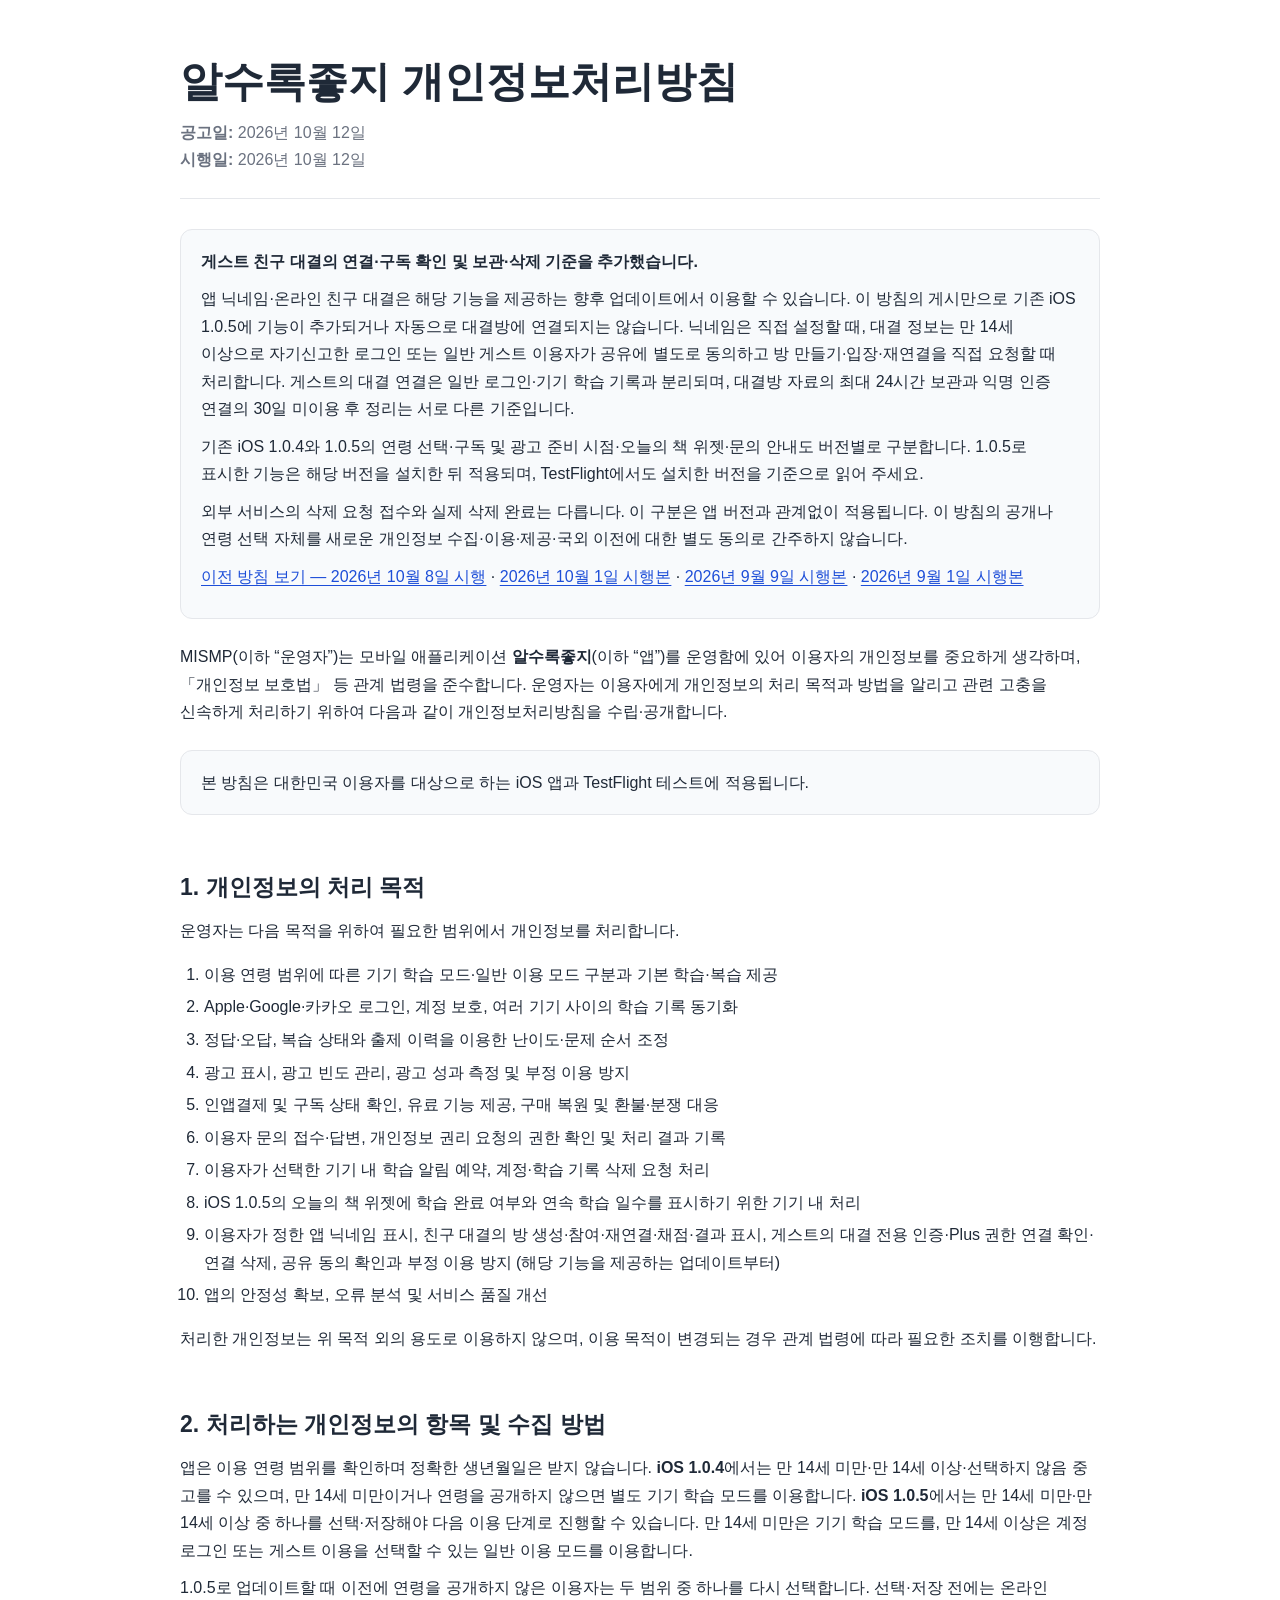
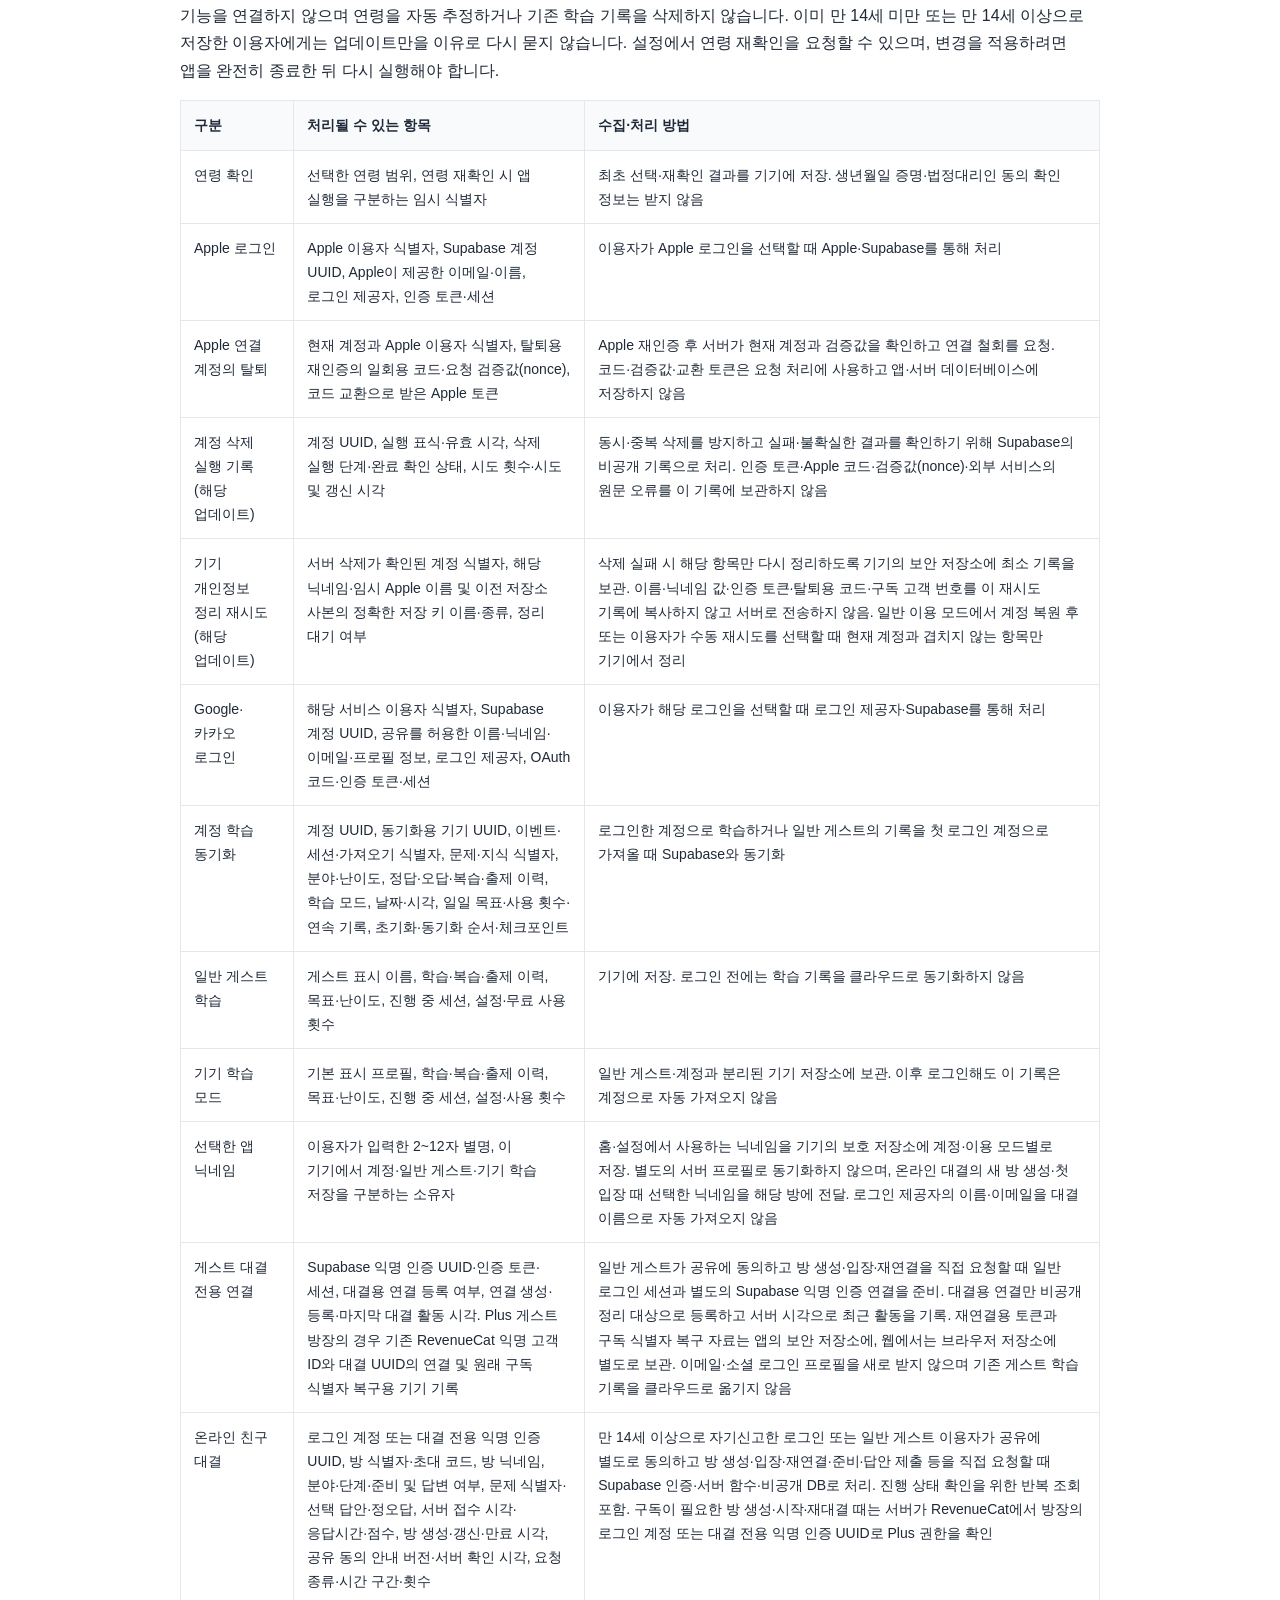
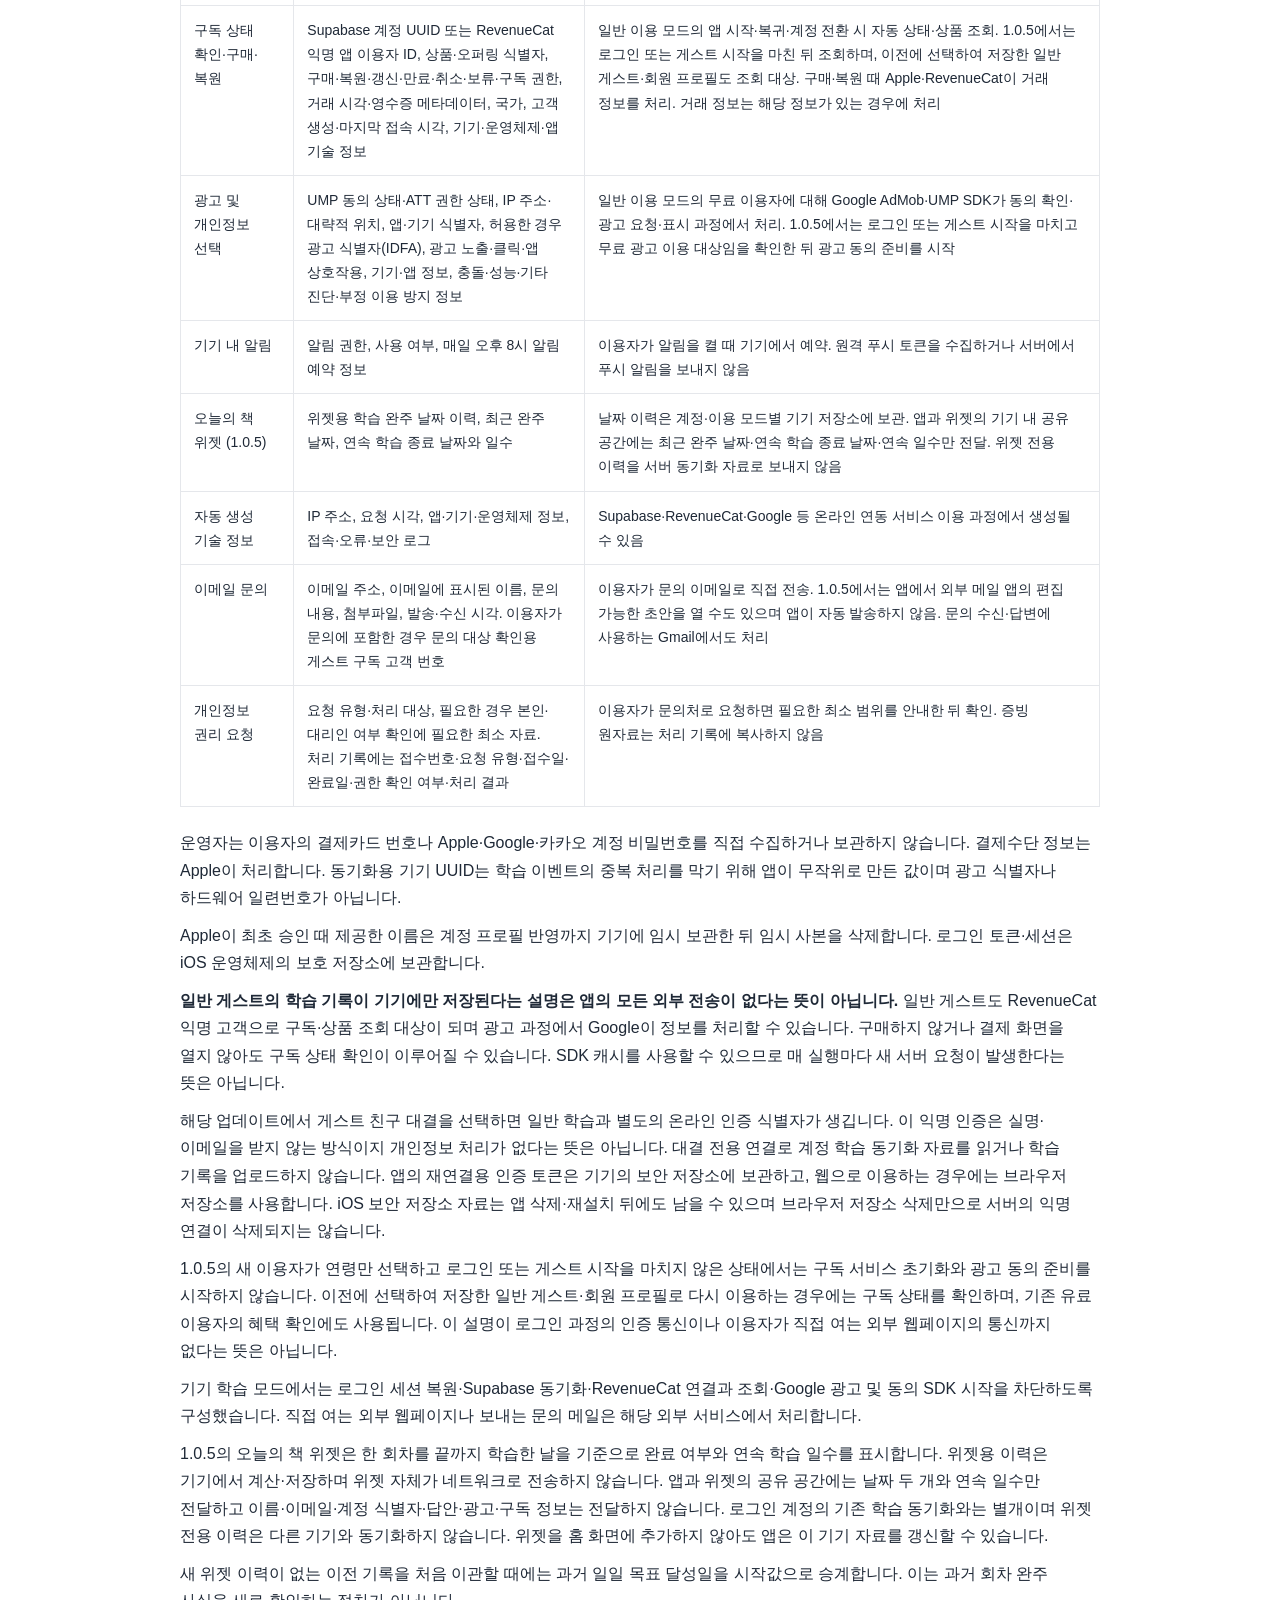
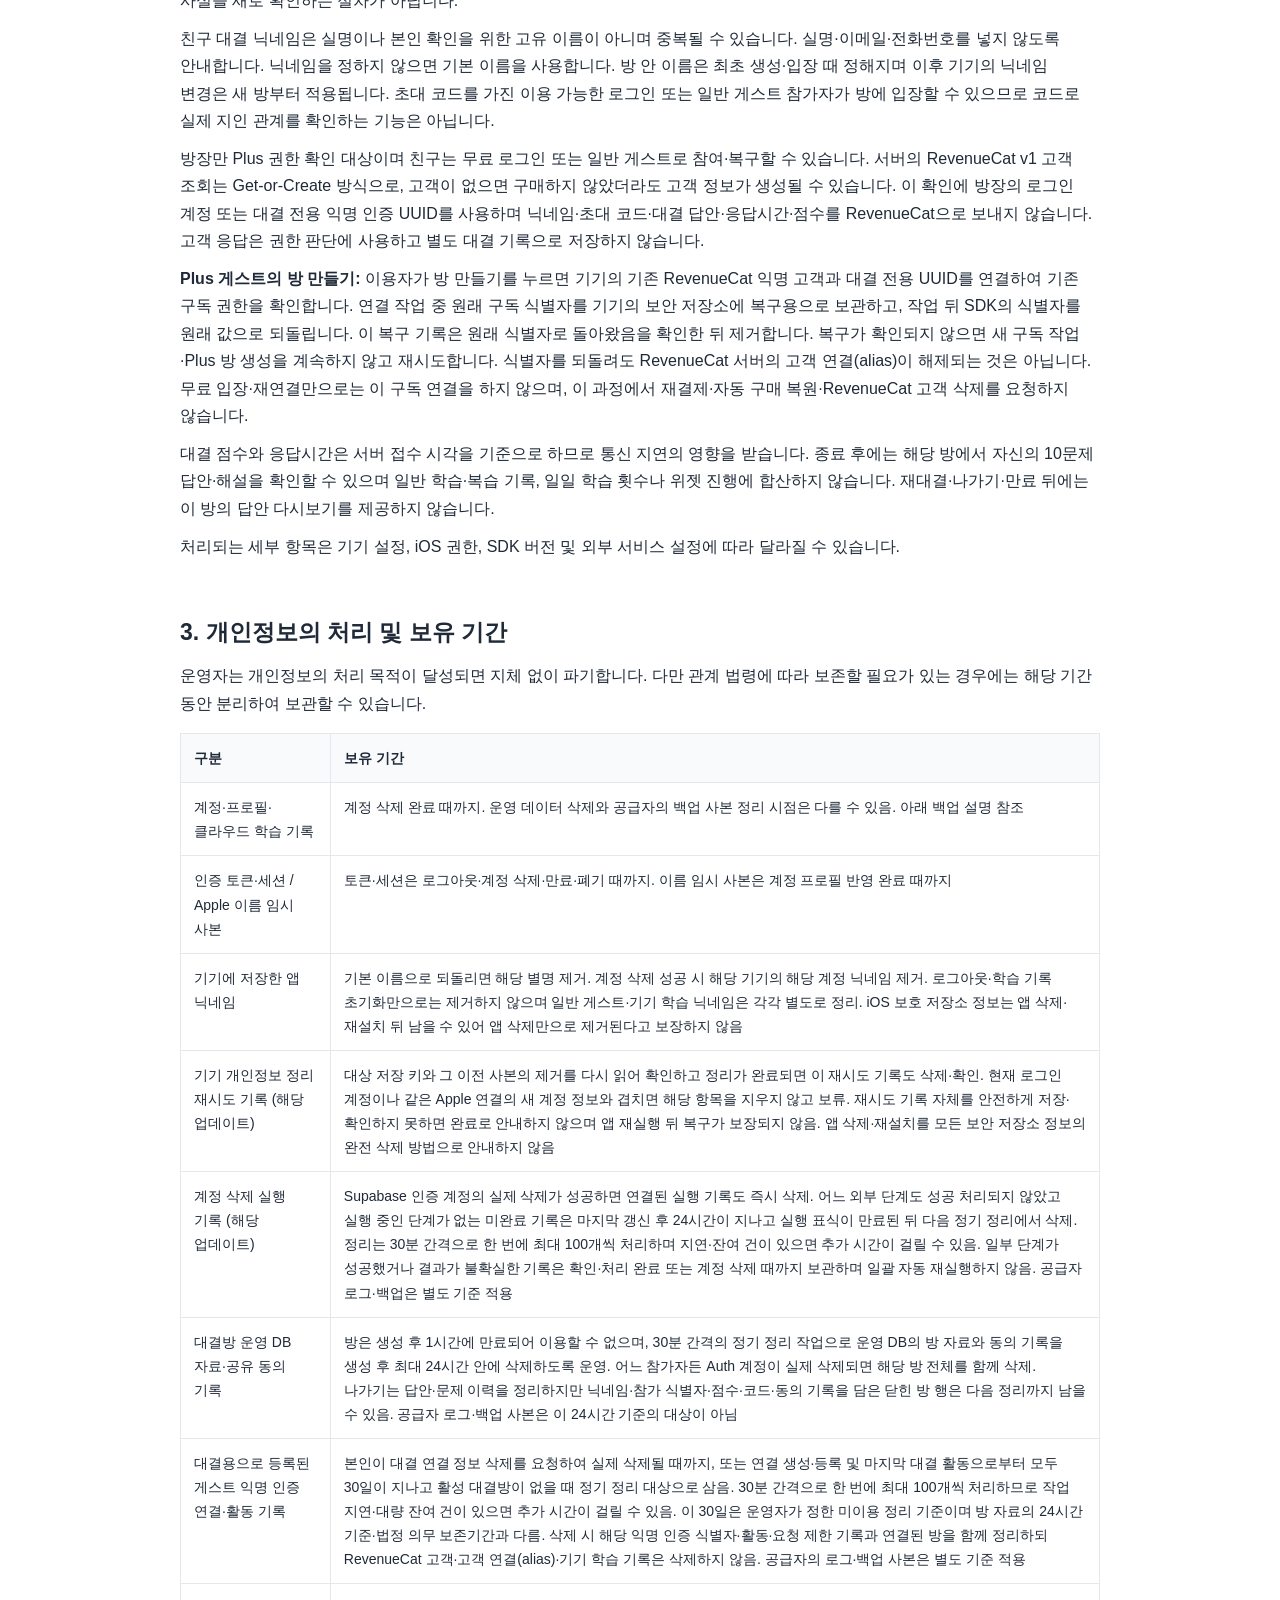
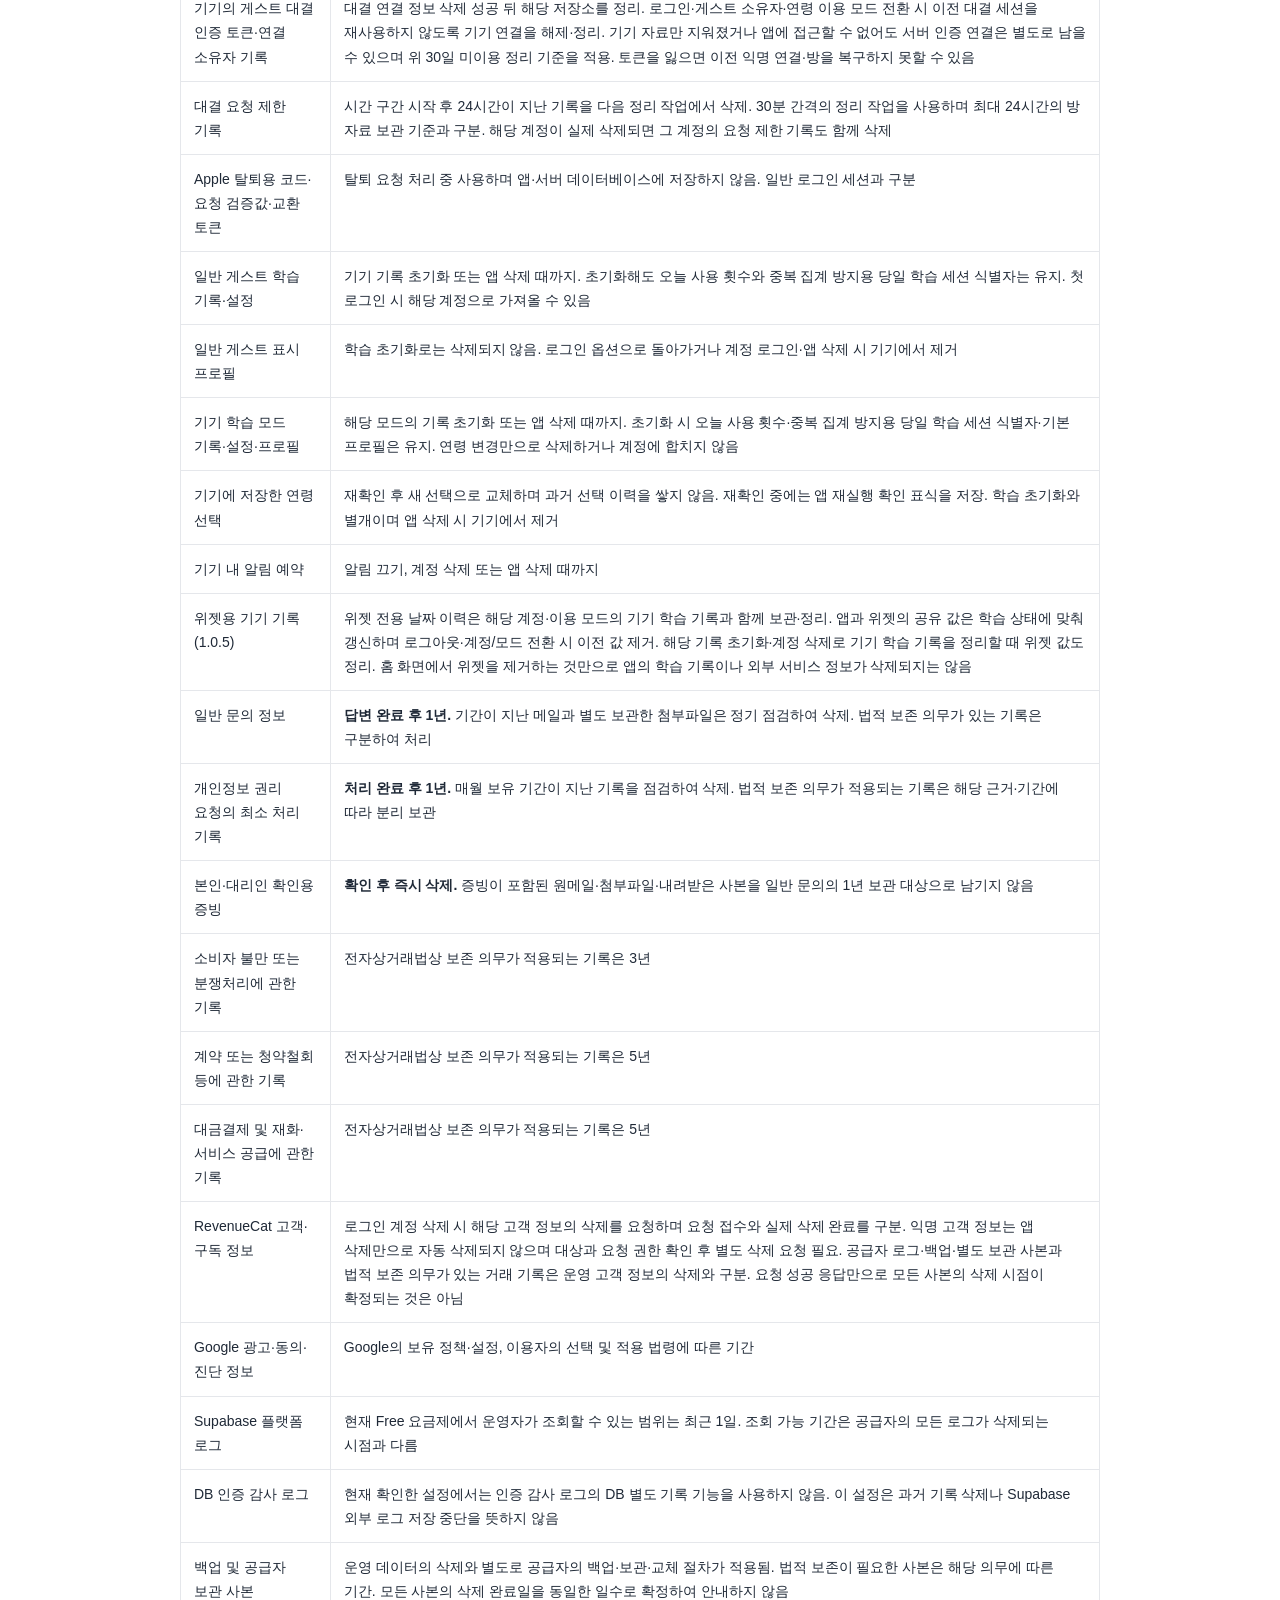
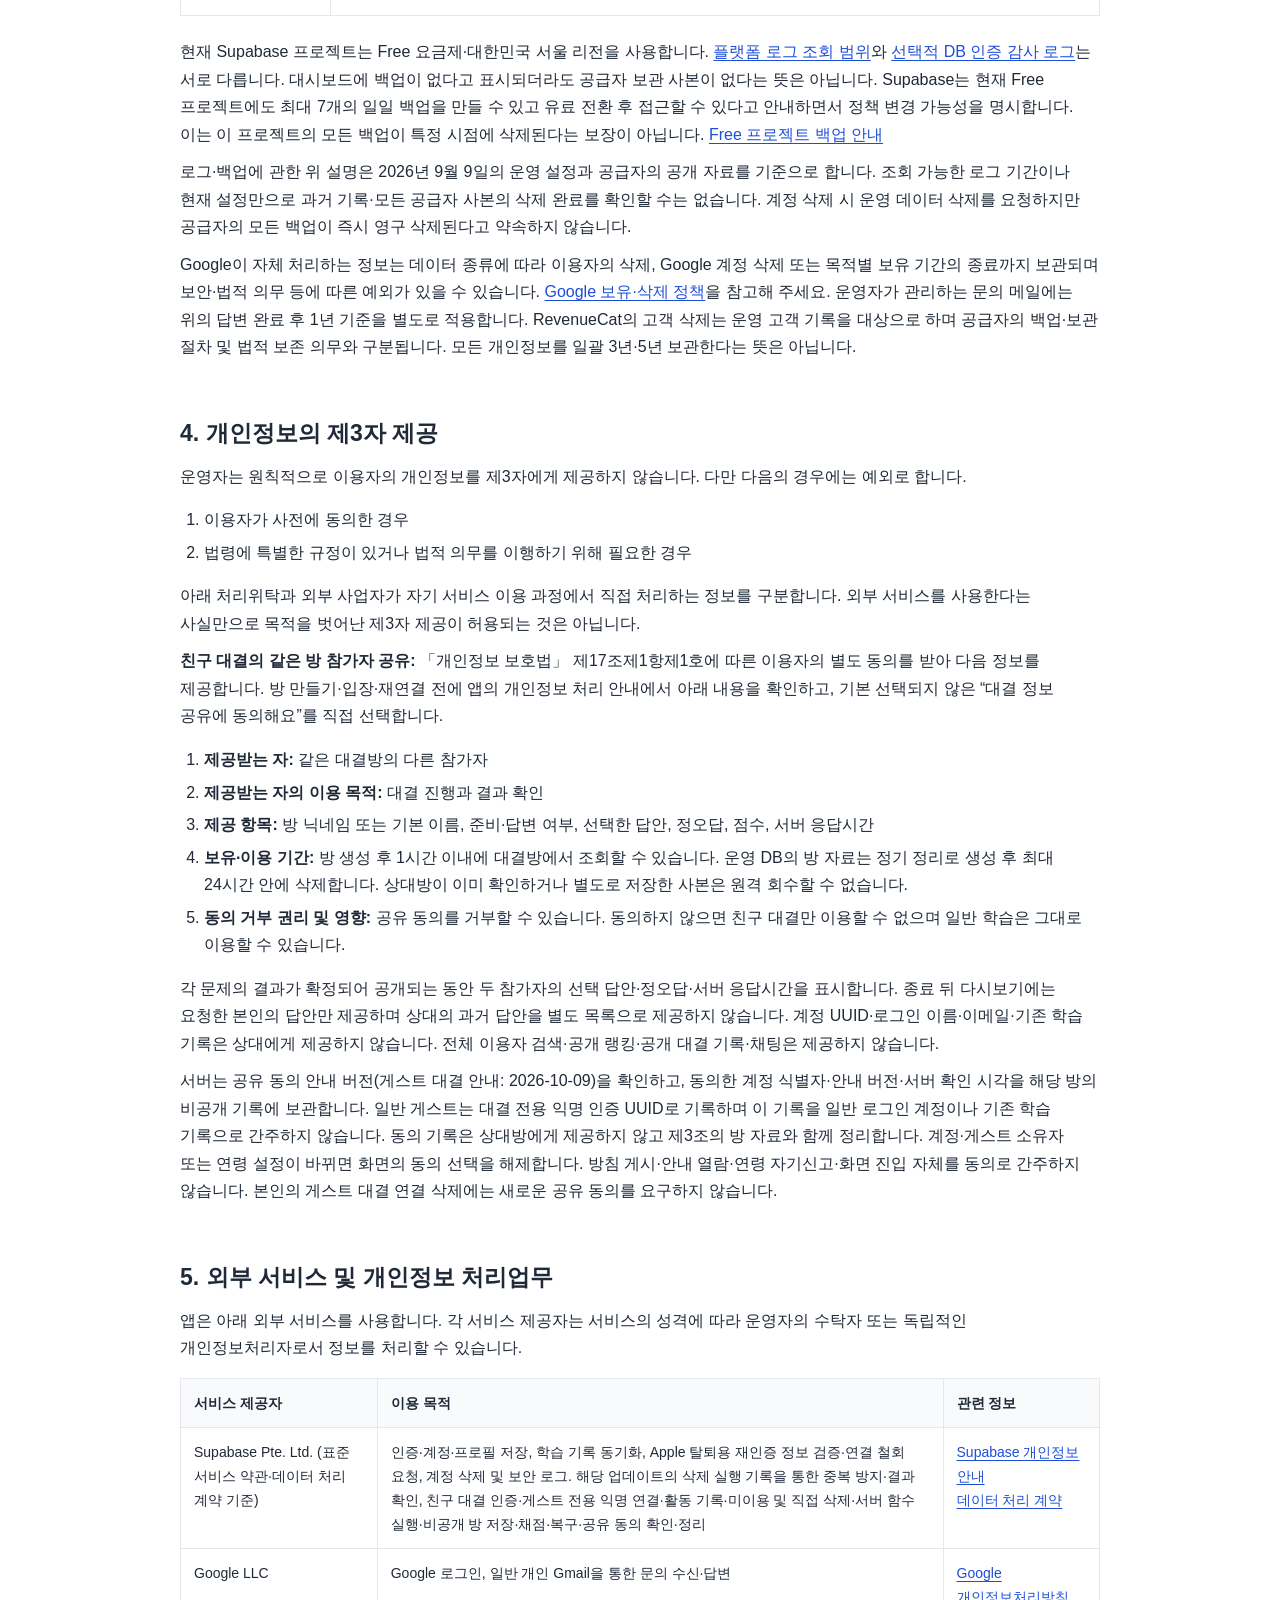
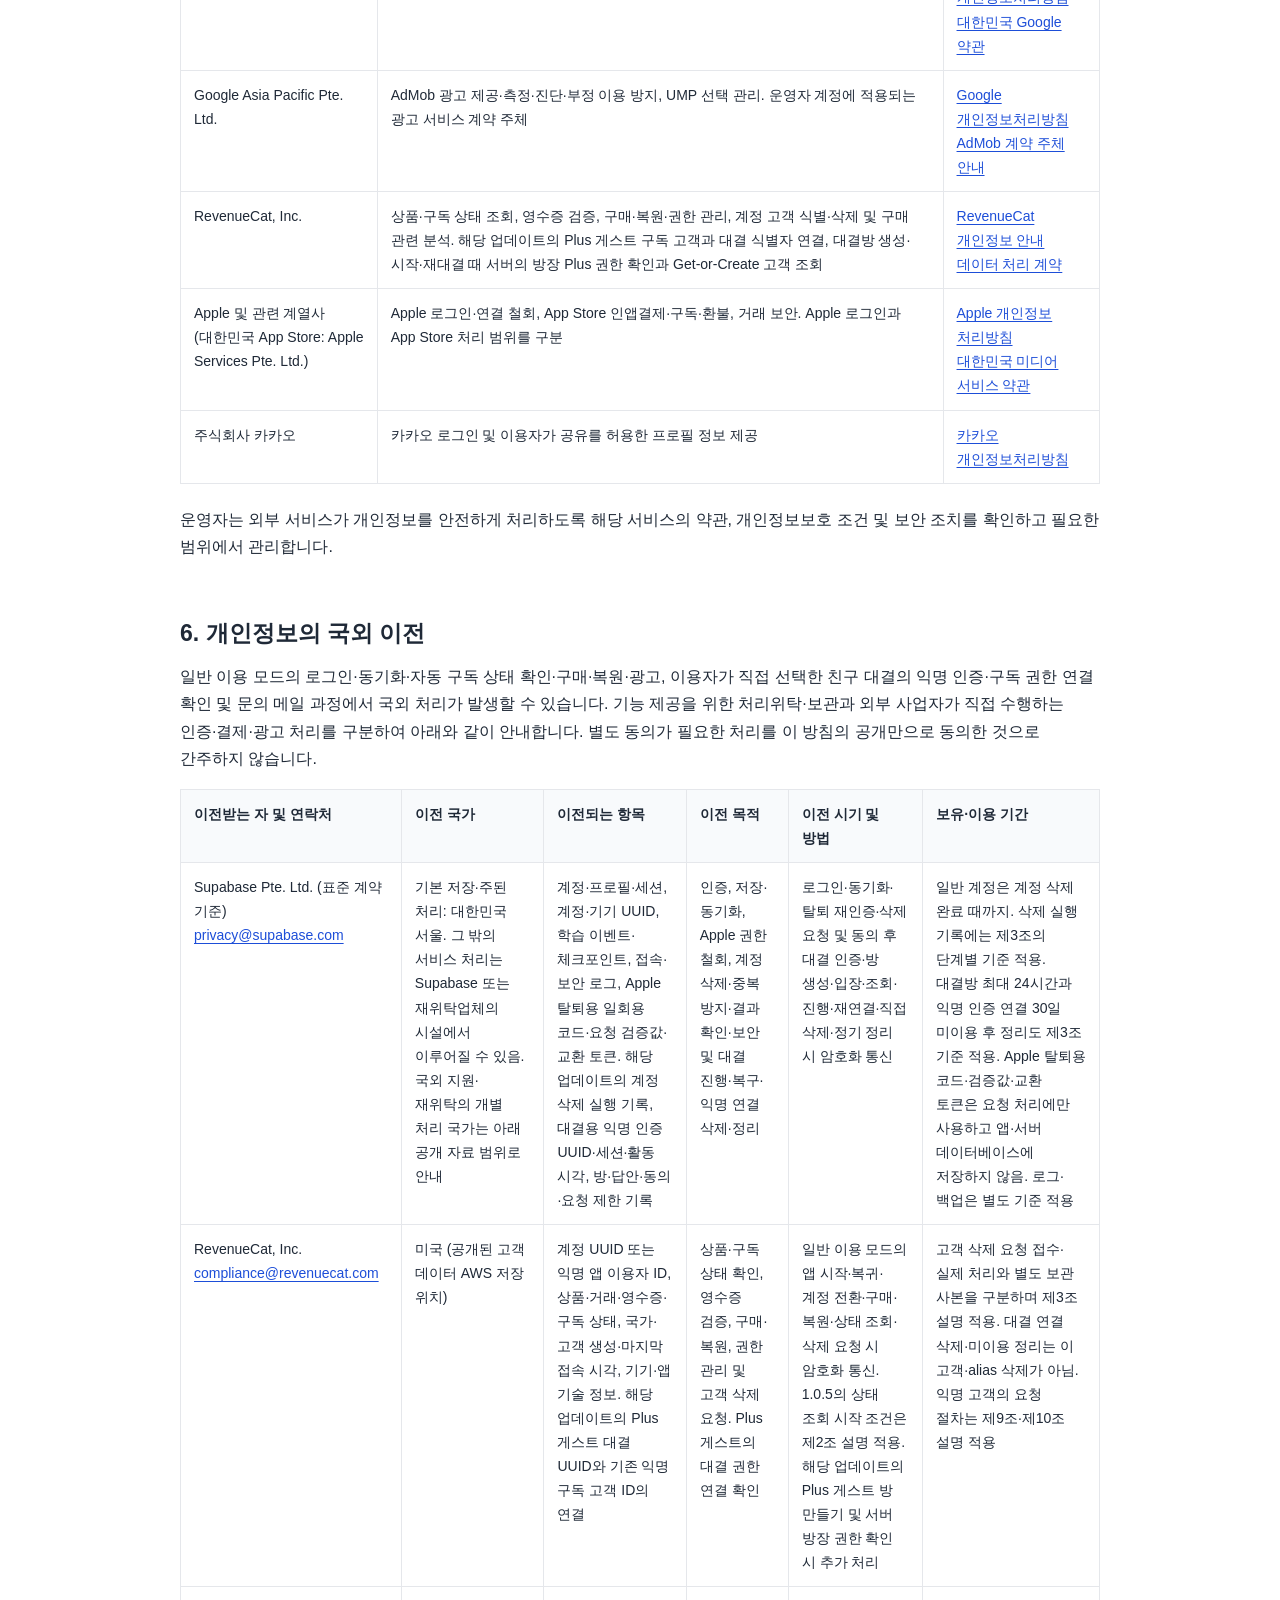
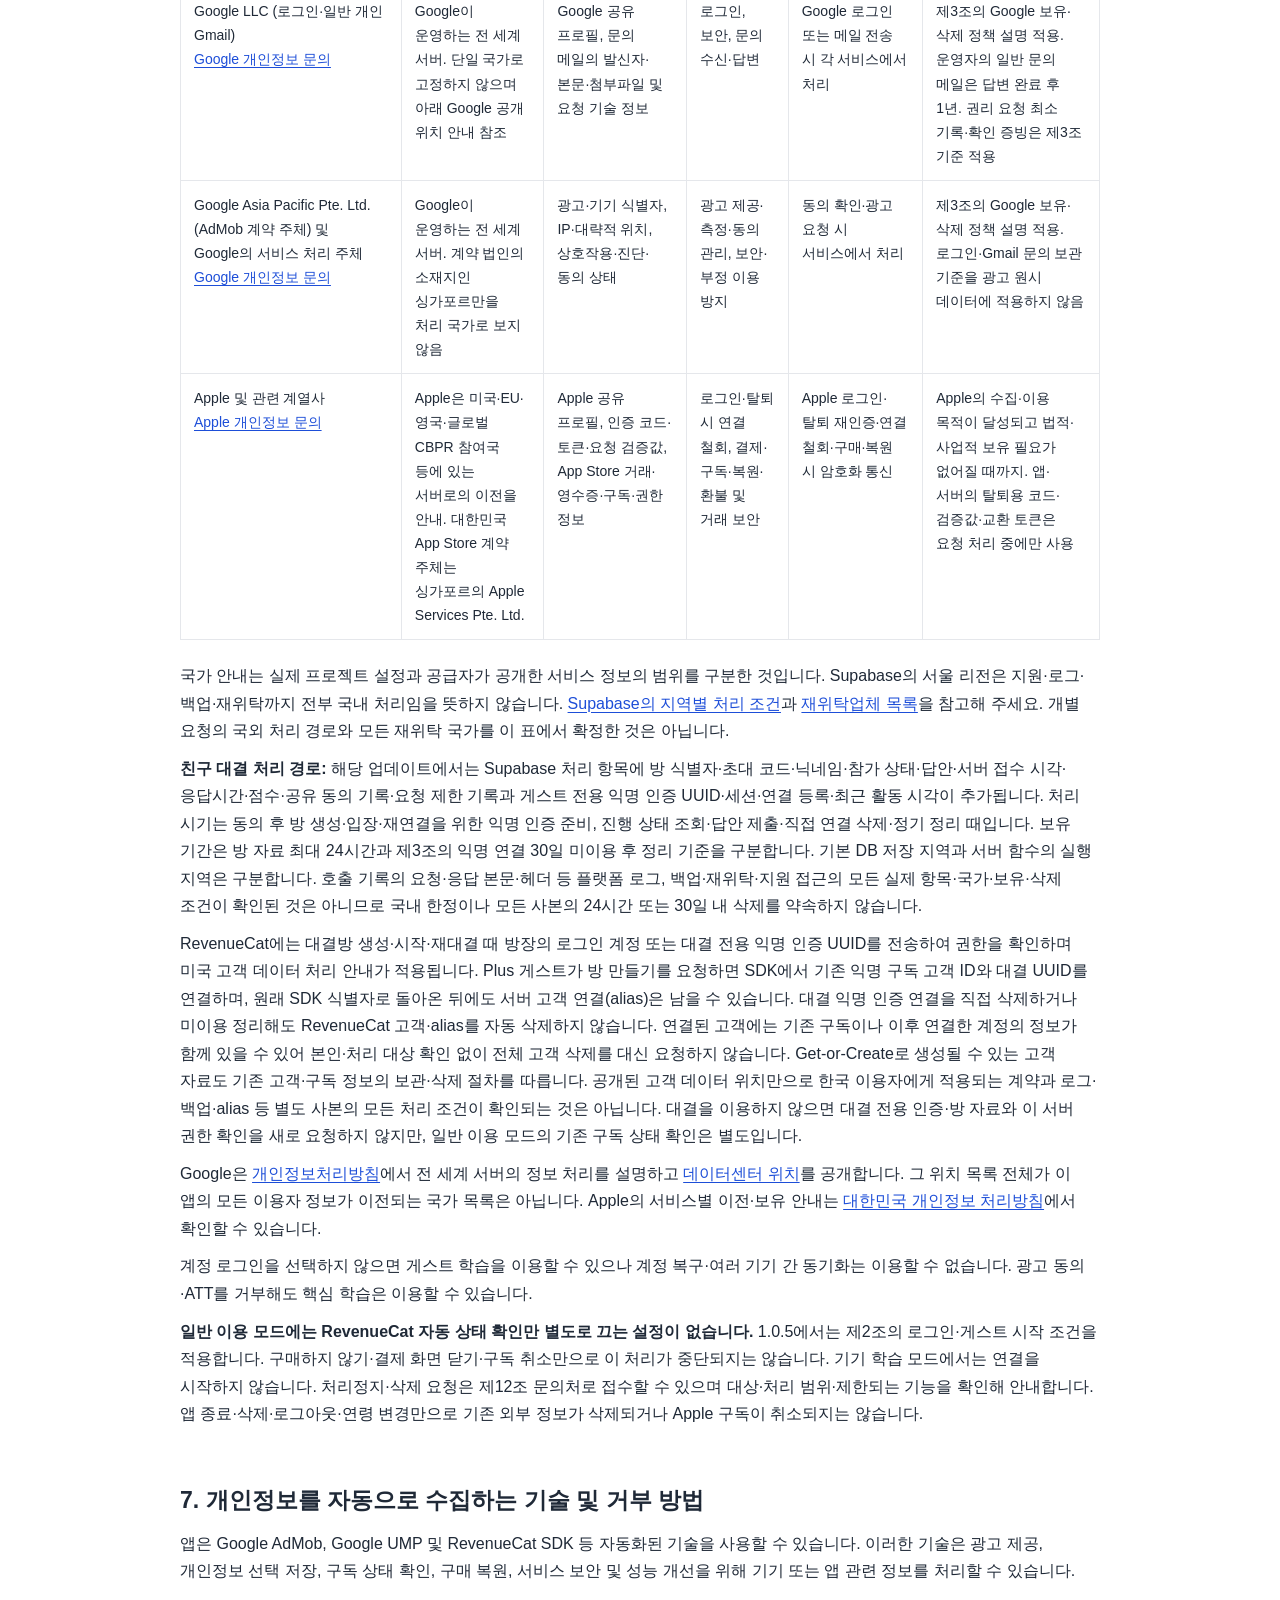
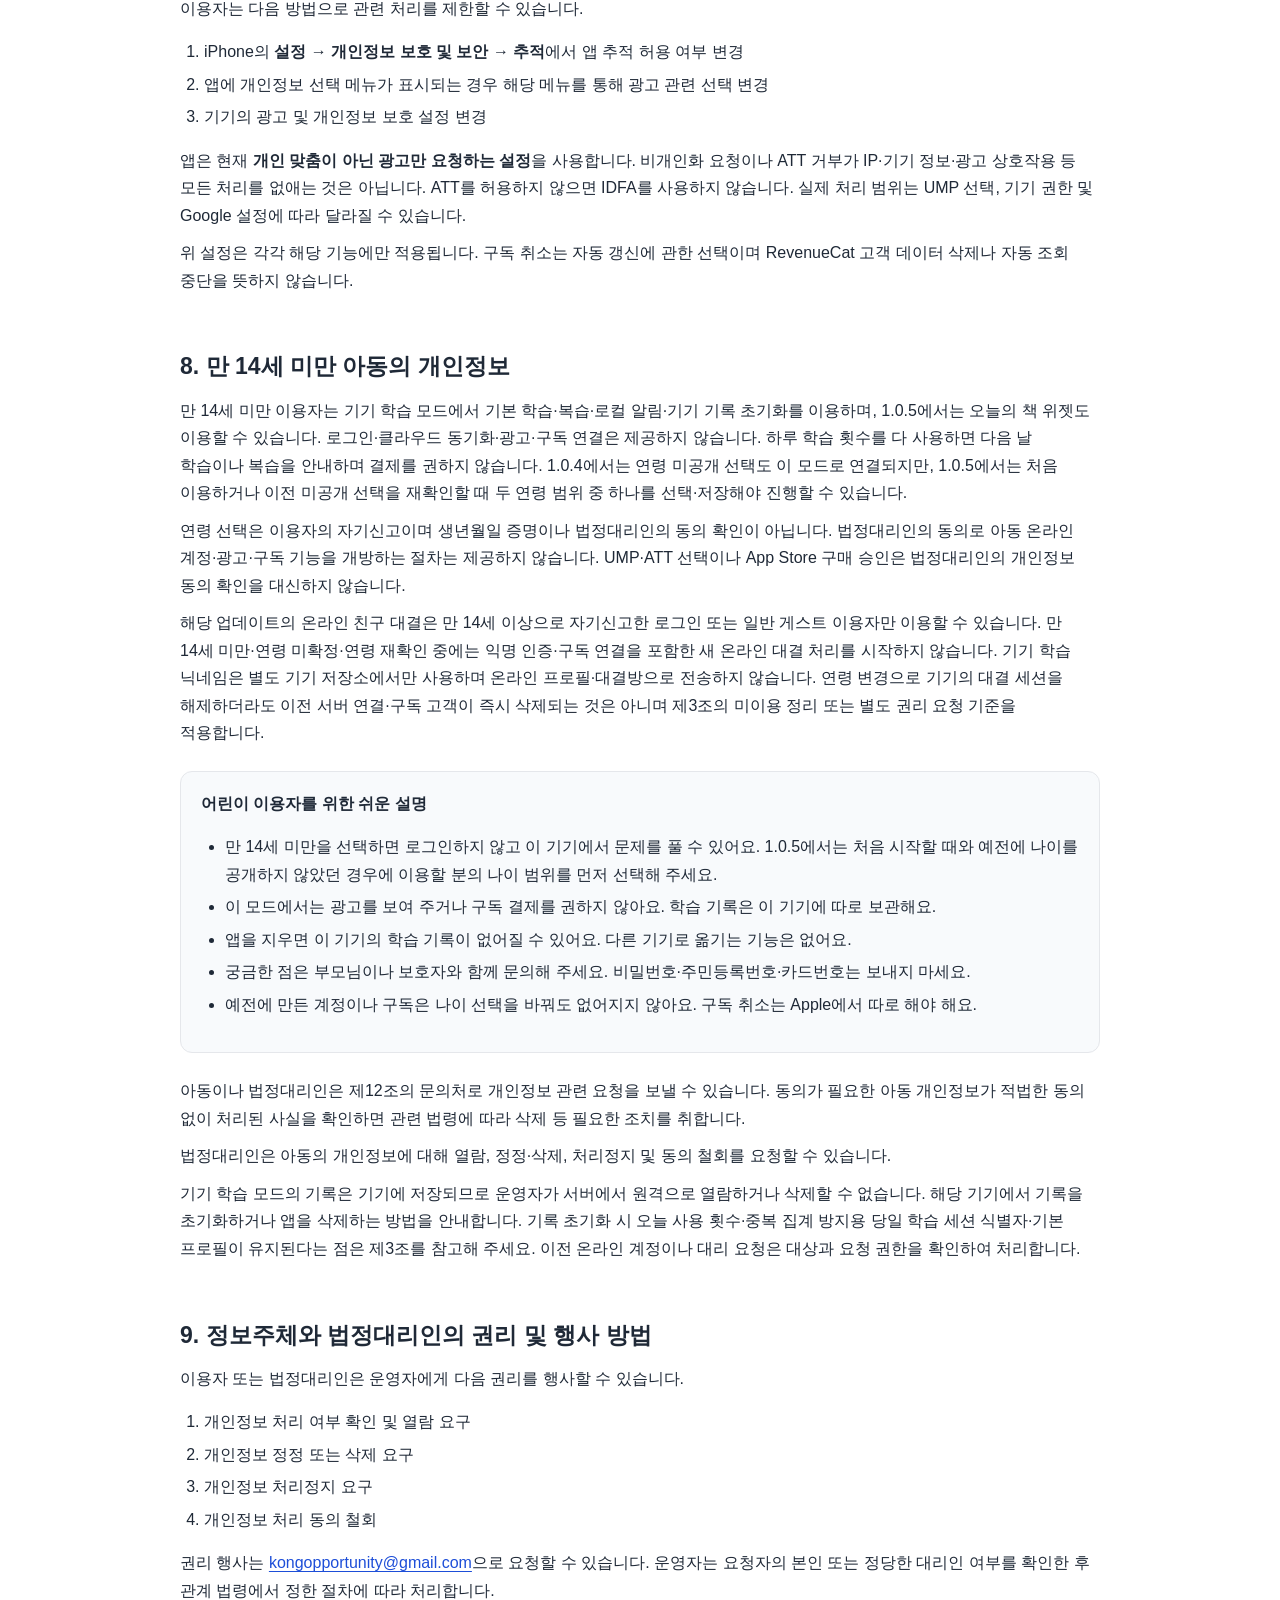
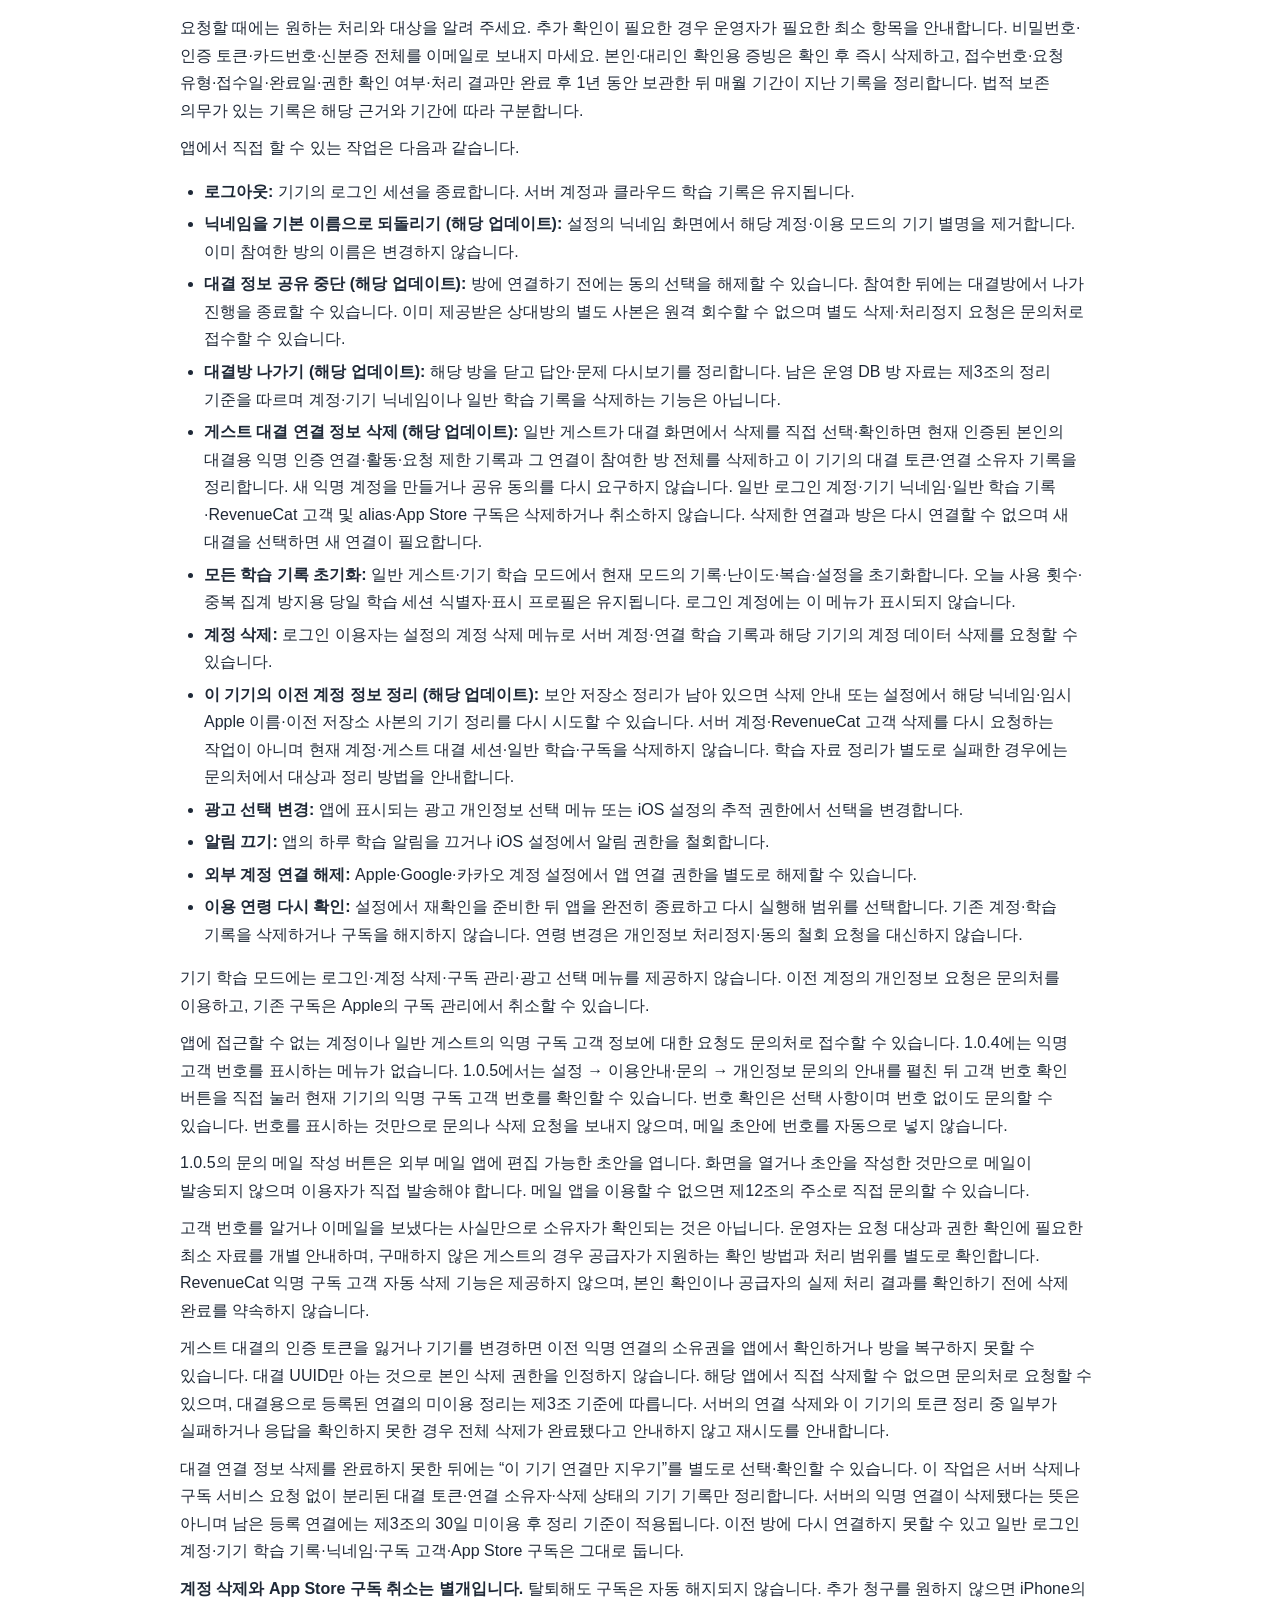
<file: history/2026-10-12.html>
<!doctype html>
<html lang="ko">
<head>
  <meta charset="utf-8" />
  <meta name="viewport" content="width=device-width, initial-scale=1" />
  <meta name="description" content="알수록좋지 개인정보처리방침 — 2026년 10월 12일 시행" />
  <title>알수록좋지 개인정보처리방침</title>
  <style>
    :root {
      --text: #1f2937;
      --muted: #6b7280;
      --line: #e5e7eb;
      --soft: #f8fafc;
      --link: #1d4ed8;
    }
    * { box-sizing: border-box; }
    body {
      margin: 0;
      font-family: -apple-system, BlinkMacSystemFont, "Segoe UI", "Noto Sans KR", Arial, sans-serif;
      color: var(--text);
      background: #ffffff;
      line-height: 1.72;
      word-break: keep-all;
    }
    main {
      width: min(920px, calc(100% - 32px));
      margin: 0 auto;
      padding: 56px 0 80px;
    }
    h1 { margin: 0 0 10px; font-size: clamp(28px, 5vw, 42px); line-height: 1.25; }
    h2 { margin: 48px 0 14px; padding-top: 8px; font-size: 23px; line-height: 1.4; }
    p { margin: 10px 0; }
    ol, ul { padding-left: 24px; }
    li { margin: 5px 0; }
    a { color: var(--link); text-decoration-thickness: 1px; text-underline-offset: 3px; }
    .meta {
      color: var(--muted);
      margin-bottom: 30px;
      padding-bottom: 24px;
      border-bottom: 1px solid var(--line);
    }
    .notice {
      margin: 24px 0;
      padding: 18px 20px;
      background: var(--soft);
      border: 1px solid var(--line);
      border-radius: 12px;
    }
    .table-wrap { overflow-x: auto; margin: 16px 0 22px; }
    table { width: 100%; border-collapse: collapse; min-width: 660px; font-size: 14px; }
    th, td { border: 1px solid var(--line); padding: 12px 13px; text-align: left; vertical-align: top; }
    th { background: var(--soft); font-weight: 700; }
    code { background: var(--soft); padding: 2px 6px; border-radius: 5px; }
    footer { margin-top: 56px; padding-top: 22px; border-top: 1px solid var(--line); color: var(--muted); font-size: 14px; }
    @media (max-width: 600px) {
      main { width: min(100% - 24px, 920px); padding-top: 32px; }
      h2 { margin-top: 38px; font-size: 21px; }
      body { word-break: normal; }
    }
  </style>
</head>
<body>
<main>
  <h1>알수록좋지 개인정보처리방침</h1>
  <div class="meta"><strong>공고일:</strong> 2026년 10월 12일<br><strong>시행일:</strong> 2026년 10월 12일</div>

  <aside class="notice" aria-label="주요 정정 내용">
    <strong>게스트 친구 대결의 연결·구독 확인 및 보관·삭제 기준을 추가했습니다.</strong>
    <p>앱 닉네임·온라인 친구 대결은 해당 기능을 제공하는 향후 업데이트에서 이용할 수 있습니다. 이 방침의 게시만으로 기존 iOS 1.0.5에 기능이 추가되거나 자동으로 대결방에 연결되지는 않습니다. 닉네임은 직접 설정할 때, 대결 정보는 만 14세 이상으로 자기신고한 로그인 또는 일반 게스트 이용자가 공유에 별도로 동의하고 방 만들기·입장·재연결을 직접 요청할 때 처리합니다. 게스트의 대결 연결은 일반 로그인·기기 학습 기록과 분리되며, 대결방 자료의 최대 24시간 보관과 익명 인증 연결의 30일 미이용 후 정리는 서로 다른 기준입니다.</p>
    <p>기존 iOS 1.0.4와 1.0.5의 연령 선택·구독 및 광고 준비 시점·오늘의 책 위젯·문의 안내도 버전별로 구분합니다. 1.0.5로 표시한 기능은 해당 버전을 설치한 뒤 적용되며, TestFlight에서도 설치한 버전을 기준으로 읽어 주세요.</p>
    <p>외부 서비스의 삭제 요청 접수와 실제 삭제 완료는 다릅니다. 이 구분은 앱 버전과 관계없이 적용됩니다. 이 방침의 공개나 연령 선택 자체를 새로운 개인정보 수집·이용·제공·국외 이전에 대한 별도 동의로 간주하지 않습니다.</p>
    <p><a href="history/2026-10-08.html">이전 방침 보기 — 2026년 10월 8일 시행</a> · <a href="history/2026-10-01.html">2026년 10월 1일 시행본</a> · <a href="history/2026-09-09.html">2026년 9월 9일 시행본</a> · <a href="history/2026-09-01.html">2026년 9월 1일 시행본</a></p>
  </aside>

  <p>MISMP(이하 “운영자”)는 모바일 애플리케이션 <strong>알수록좋지</strong>(이하 “앱”)를 운영함에 있어 이용자의 개인정보를 중요하게 생각하며, 「개인정보 보호법」 등 관계 법령을 준수합니다. 운영자는 이용자에게 개인정보의 처리 목적과 방법을 알리고 관련 고충을 신속하게 처리하기 위하여 다음과 같이 개인정보처리방침을 수립·공개합니다.</p>
  <div class="notice">본 방침은 대한민국 이용자를 대상으로 하는 iOS 앱과 TestFlight 테스트에 적용됩니다.</div>

  <h2>1. 개인정보의 처리 목적</h2>
  <p>운영자는 다음 목적을 위하여 필요한 범위에서 개인정보를 처리합니다.</p>
  <ol>
    <li>이용 연령 범위에 따른 기기 학습 모드·일반 이용 모드 구분과 기본 학습·복습 제공</li>
    <li>Apple·Google·카카오 로그인, 계정 보호, 여러 기기 사이의 학습 기록 동기화</li>
    <li>정답·오답, 복습 상태와 출제 이력을 이용한 난이도·문제 순서 조정</li>
    <li>광고 표시, 광고 빈도 관리, 광고 성과 측정 및 부정 이용 방지</li>
    <li>인앱결제 및 구독 상태 확인, 유료 기능 제공, 구매 복원 및 환불·분쟁 대응</li>
    <li>이용자 문의 접수·답변, 개인정보 권리 요청의 권한 확인 및 처리 결과 기록</li>
    <li>이용자가 선택한 기기 내 학습 알림 예약, 계정·학습 기록 삭제 요청 처리</li>
    <li>iOS 1.0.5의 오늘의 책 위젯에 학습 완료 여부와 연속 학습 일수를 표시하기 위한 기기 내 처리</li>
    <li>이용자가 정한 앱 닉네임 표시, 친구 대결의 방 생성·참여·재연결·채점·결과 표시, 게스트의 대결 전용 인증·Plus 권한 연결 확인·연결 삭제, 공유 동의 확인과 부정 이용 방지 (해당 기능을 제공하는 업데이트부터)</li>
    <li>앱의 안정성 확보, 오류 분석 및 서비스 품질 개선</li>
  </ol>
  <p>처리한 개인정보는 위 목적 외의 용도로 이용하지 않으며, 이용 목적이 변경되는 경우 관계 법령에 따라 필요한 조치를 이행합니다.</p>

  <h2>2. 처리하는 개인정보의 항목 및 수집 방법</h2>
  <p>앱은 이용 연령 범위를 확인하며 정확한 생년월일은 받지 않습니다. <strong>iOS 1.0.4</strong>에서는 만 14세 미만·만 14세 이상·선택하지 않음 중 고를 수 있으며, 만 14세 미만이거나 연령을 공개하지 않으면 별도 기기 학습 모드를 이용합니다. <strong>iOS 1.0.5</strong>에서는 만 14세 미만·만 14세 이상 중 하나를 선택·저장해야 다음 이용 단계로 진행할 수 있습니다. 만 14세 미만은 기기 학습 모드를, 만 14세 이상은 계정 로그인 또는 게스트 이용을 선택할 수 있는 일반 이용 모드를 이용합니다.</p>
  <p>1.0.5로 업데이트할 때 이전에 연령을 공개하지 않은 이용자는 두 범위 중 하나를 다시 선택합니다. 선택·저장 전에는 온라인 기능을 연결하지 않으며 연령을 자동 추정하거나 기존 학습 기록을 삭제하지 않습니다. 이미 만 14세 미만 또는 만 14세 이상으로 저장한 이용자에게는 업데이트만을 이유로 다시 묻지 않습니다. 설정에서 연령 재확인을 요청할 수 있으며, 변경을 적용하려면 앱을 완전히 종료한 뒤 다시 실행해야 합니다.</p>
  <div class="table-wrap"><table>
    <thead><tr><th>구분</th><th>처리될 수 있는 항목</th><th>수집·처리 방법</th></tr></thead>
    <tbody>
      <tr><td>연령 확인</td><td>선택한 연령 범위, 연령 재확인 시 앱 실행을 구분하는 임시 식별자</td><td>최초 선택·재확인 결과를 기기에 저장. 생년월일 증명·법정대리인 동의 확인 정보는 받지 않음</td></tr>
      <tr><td>Apple 로그인</td><td>Apple 이용자 식별자, Supabase 계정 UUID, Apple이 제공한 이메일·이름, 로그인 제공자, 인증 토큰·세션</td><td>이용자가 Apple 로그인을 선택할 때 Apple·Supabase를 통해 처리</td></tr>
      <tr><td>Apple 연결 계정의 탈퇴</td><td>현재 계정과 Apple 이용자 식별자, 탈퇴용 재인증의 일회용 코드·요청 검증값(nonce), 코드 교환으로 받은 Apple 토큰</td><td>Apple 재인증 후 서버가 현재 계정과 검증값을 확인하고 연결 철회를 요청. 코드·검증값·교환 토큰은 요청 처리에 사용하고 앱·서버 데이터베이스에 저장하지 않음</td></tr>
      <tr><td>계정 삭제 실행 기록 (해당 업데이트)</td><td>계정 UUID, 실행 표식·유효 시각, 삭제 실행 단계·완료 확인 상태, 시도 횟수·시도 및 갱신 시각</td><td>동시·중복 삭제를 방지하고 실패·불확실한 결과를 확인하기 위해 Supabase의 비공개 기록으로 처리. 인증 토큰·Apple 코드·검증값(nonce)·외부 서비스의 원문 오류를 이 기록에 보관하지 않음</td></tr>
      <tr><td>기기 개인정보 정리 재시도 (해당 업데이트)</td><td>서버 삭제가 확인된 계정 식별자, 해당 닉네임·임시 Apple 이름 및 이전 저장소 사본의 정확한 저장 키 이름·종류, 정리 대기 여부</td><td>삭제 실패 시 해당 항목만 다시 정리하도록 기기의 보안 저장소에 최소 기록을 보관. 이름·닉네임 값·인증 토큰·탈퇴용 코드·구독 고객 번호를 이 재시도 기록에 복사하지 않고 서버로 전송하지 않음. 일반 이용 모드에서 계정 복원 후 또는 이용자가 수동 재시도를 선택할 때 현재 계정과 겹치지 않는 항목만 기기에서 정리</td></tr>
      <tr><td>Google·카카오 로그인</td><td>해당 서비스 이용자 식별자, Supabase 계정 UUID, 공유를 허용한 이름·닉네임·이메일·프로필 정보, 로그인 제공자, OAuth 코드·인증 토큰·세션</td><td>이용자가 해당 로그인을 선택할 때 로그인 제공자·Supabase를 통해 처리</td></tr>
      <tr><td>계정 학습 동기화</td><td>계정 UUID, 동기화용 기기 UUID, 이벤트·세션·가져오기 식별자, 문제·지식 식별자, 분야·난이도, 정답·오답·복습·출제 이력, 학습 모드, 날짜·시각, 일일 목표·사용 횟수·연속 기록, 초기화·동기화 순서·체크포인트</td><td>로그인한 계정으로 학습하거나 일반 게스트의 기록을 첫 로그인 계정으로 가져올 때 Supabase와 동기화</td></tr>
      <tr><td>일반 게스트 학습</td><td>게스트 표시 이름, 학습·복습·출제 이력, 목표·난이도, 진행 중 세션, 설정·무료 사용 횟수</td><td>기기에 저장. 로그인 전에는 학습 기록을 클라우드로 동기화하지 않음</td></tr>
      <tr><td>기기 학습 모드</td><td>기본 표시 프로필, 학습·복습·출제 이력, 목표·난이도, 진행 중 세션, 설정·사용 횟수</td><td>일반 게스트·계정과 분리된 기기 저장소에 보관. 이후 로그인해도 이 기록은 계정으로 자동 가져오지 않음</td></tr>
      <tr><td>선택한 앱 닉네임</td><td>이용자가 입력한 2~12자 별명, 이 기기에서 계정·일반 게스트·기기 학습 저장을 구분하는 소유자</td><td>홈·설정에서 사용하는 닉네임을 기기의 보호 저장소에 계정·이용 모드별로 저장. 별도의 서버 프로필로 동기화하지 않으며, 온라인 대결의 새 방 생성·첫 입장 때 선택한 닉네임을 해당 방에 전달. 로그인 제공자의 이름·이메일을 대결 이름으로 자동 가져오지 않음</td></tr>
      <tr><td>게스트 대결 전용 연결</td><td>Supabase 익명 인증 UUID·인증 토큰·세션, 대결용 연결 등록 여부, 연결 생성·등록·마지막 대결 활동 시각. Plus 게스트 방장의 경우 기존 RevenueCat 익명 고객 ID와 대결 UUID의 연결 및 원래 구독 식별자 복구용 기기 기록</td><td>일반 게스트가 공유에 동의하고 방 생성·입장·재연결을 직접 요청할 때 일반 로그인 세션과 별도의 Supabase 익명 인증 연결을 준비. 대결용 연결만 비공개 정리 대상으로 등록하고 서버 시각으로 최근 활동을 기록. 재연결용 토큰과 구독 식별자 복구 자료는 앱의 보안 저장소에, 웹에서는 브라우저 저장소에 별도로 보관. 이메일·소셜 로그인 프로필을 새로 받지 않으며 기존 게스트 학습 기록을 클라우드로 옮기지 않음</td></tr>
      <tr><td>온라인 친구 대결</td><td>로그인 계정 또는 대결 전용 익명 인증 UUID, 방 식별자·초대 코드, 방 닉네임, 분야·단계·준비 및 답변 여부, 문제 식별자·선택 답안·정오답, 서버 접수 시각·응답시간·점수, 방 생성·갱신·만료 시각, 공유 동의 안내 버전·서버 확인 시각, 요청 종류·시간 구간·횟수</td><td>만 14세 이상으로 자기신고한 로그인 또는 일반 게스트 이용자가 공유에 별도로 동의하고 방 생성·입장·재연결·준비·답안 제출 등을 직접 요청할 때 Supabase 인증·서버 함수·비공개 DB로 처리. 진행 상태 확인을 위한 반복 조회 포함. 구독이 필요한 방 생성·시작·재대결 때는 서버가 RevenueCat에서 방장의 로그인 계정 또는 대결 전용 익명 인증 UUID로 Plus 권한을 확인</td></tr>
      <tr><td>구독 상태 확인·구매·복원</td><td>Supabase 계정 UUID 또는 RevenueCat 익명 앱 이용자 ID, 상품·오퍼링 식별자, 구매·복원·갱신·만료·취소·보류·구독 권한, 거래 시각·영수증 메타데이터, 국가, 고객 생성·마지막 접속 시각, 기기·운영체제·앱 기술 정보</td><td>일반 이용 모드의 앱 시작·복귀·계정 전환 시 자동 상태·상품 조회. 1.0.5에서는 로그인 또는 게스트 시작을 마친 뒤 조회하며, 이전에 선택하여 저장한 일반 게스트·회원 프로필도 조회 대상. 구매·복원 때 Apple·RevenueCat이 거래 정보를 처리. 거래 정보는 해당 정보가 있는 경우에 처리</td></tr>
      <tr><td>광고 및 개인정보 선택</td><td>UMP 동의 상태·ATT 권한 상태, IP 주소·대략적 위치, 앱·기기 식별자, 허용한 경우 광고 식별자(IDFA), 광고 노출·클릭·앱 상호작용, 기기·앱 정보, 충돌·성능·기타 진단·부정 이용 방지 정보</td><td>일반 이용 모드의 무료 이용자에 대해 Google AdMob·UMP SDK가 동의 확인·광고 요청·표시 과정에서 처리. 1.0.5에서는 로그인 또는 게스트 시작을 마치고 무료 광고 이용 대상임을 확인한 뒤 광고 동의 준비를 시작</td></tr>
      <tr><td>기기 내 알림</td><td>알림 권한, 사용 여부, 매일 오후 8시 알림 예약 정보</td><td>이용자가 알림을 켤 때 기기에서 예약. 원격 푸시 토큰을 수집하거나 서버에서 푸시 알림을 보내지 않음</td></tr>
      <tr><td>오늘의 책 위젯 (1.0.5)</td><td>위젯용 학습 완주 날짜 이력, 최근 완주 날짜, 연속 학습 종료 날짜와 일수</td><td>날짜 이력은 계정·이용 모드별 기기 저장소에 보관. 앱과 위젯의 기기 내 공유 공간에는 최근 완주 날짜·연속 학습 종료 날짜·연속 일수만 전달. 위젯 전용 이력을 서버 동기화 자료로 보내지 않음</td></tr>
      <tr><td>자동 생성 기술 정보</td><td>IP 주소, 요청 시각, 앱·기기·운영체제 정보, 접속·오류·보안 로그</td><td>Supabase·RevenueCat·Google 등 온라인 연동 서비스 이용 과정에서 생성될 수 있음</td></tr>
      <tr><td>이메일 문의</td><td>이메일 주소, 이메일에 표시된 이름, 문의 내용, 첨부파일, 발송·수신 시각. 이용자가 문의에 포함한 경우 문의 대상 확인용 게스트 구독 고객 번호</td><td>이용자가 문의 이메일로 직접 전송. 1.0.5에서는 앱에서 외부 메일 앱의 편집 가능한 초안을 열 수도 있으며 앱이 자동 발송하지 않음. 문의 수신·답변에 사용하는 Gmail에서도 처리</td></tr>
      <tr><td>개인정보 권리 요청</td><td>요청 유형·처리 대상, 필요한 경우 본인·대리인 여부 확인에 필요한 최소 자료. 처리 기록에는 접수번호·요청 유형·접수일·완료일·권한 확인 여부·처리 결과</td><td>이용자가 문의처로 요청하면 필요한 최소 범위를 안내한 뒤 확인. 증빙 원자료는 처리 기록에 복사하지 않음</td></tr>
    </tbody>
  </table></div>
  <p>운영자는 이용자의 결제카드 번호나 Apple·Google·카카오 계정 비밀번호를 직접 수집하거나 보관하지 않습니다. 결제수단 정보는 Apple이 처리합니다. 동기화용 기기 UUID는 학습 이벤트의 중복 처리를 막기 위해 앱이 무작위로 만든 값이며 광고 식별자나 하드웨어 일련번호가 아닙니다.</p>
  <p>Apple이 최초 승인 때 제공한 이름은 계정 프로필 반영까지 기기에 임시 보관한 뒤 임시 사본을 삭제합니다. 로그인 토큰·세션은 iOS 운영체제의 보호 저장소에 보관합니다.</p>
  <p><strong>일반 게스트의 학습 기록이 기기에만 저장된다는 설명은 앱의 모든 외부 전송이 없다는 뜻이 아닙니다.</strong> 일반 게스트도 RevenueCat 익명 고객으로 구독·상품 조회 대상이 되며 광고 과정에서 Google이 정보를 처리할 수 있습니다. 구매하지 않거나 결제 화면을 열지 않아도 구독 상태 확인이 이루어질 수 있습니다. SDK 캐시를 사용할 수 있으므로 매 실행마다 새 서버 요청이 발생한다는 뜻은 아닙니다.</p>
  <p>해당 업데이트에서 게스트 친구 대결을 선택하면 일반 학습과 별도의 온라인 인증 식별자가 생깁니다. 이 익명 인증은 실명·이메일을 받지 않는 방식이지 개인정보 처리가 없다는 뜻은 아닙니다. 대결 전용 연결로 계정 학습 동기화 자료를 읽거나 학습 기록을 업로드하지 않습니다. 앱의 재연결용 인증 토큰은 기기의 보안 저장소에 보관하고, 웹으로 이용하는 경우에는 브라우저 저장소를 사용합니다. iOS 보안 저장소 자료는 앱 삭제·재설치 뒤에도 남을 수 있으며 브라우저 저장소 삭제만으로 서버의 익명 연결이 삭제되지는 않습니다.</p>
  <p>1.0.5의 새 이용자가 연령만 선택하고 로그인 또는 게스트 시작을 마치지 않은 상태에서는 구독 서비스 초기화와 광고 동의 준비를 시작하지 않습니다. 이전에 선택하여 저장한 일반 게스트·회원 프로필로 다시 이용하는 경우에는 구독 상태를 확인하며, 기존 유료 이용자의 혜택 확인에도 사용됩니다. 이 설명이 로그인 과정의 인증 통신이나 이용자가 직접 여는 외부 웹페이지의 통신까지 없다는 뜻은 아닙니다.</p>
  <p>기기 학습 모드에서는 로그인 세션 복원·Supabase 동기화·RevenueCat 연결과 조회·Google 광고 및 동의 SDK 시작을 차단하도록 구성했습니다. 직접 여는 외부 웹페이지나 보내는 문의 메일은 해당 외부 서비스에서 처리합니다.</p>
  <p>1.0.5의 오늘의 책 위젯은 한 회차를 끝까지 학습한 날을 기준으로 완료 여부와 연속 학습 일수를 표시합니다. 위젯용 이력은 기기에서 계산·저장하며 위젯 자체가 네트워크로 전송하지 않습니다. 앱과 위젯의 공유 공간에는 날짜 두 개와 연속 일수만 전달하고 이름·이메일·계정 식별자·답안·광고·구독 정보는 전달하지 않습니다. 로그인 계정의 기존 학습 동기화와는 별개이며 위젯 전용 이력은 다른 기기와 동기화하지 않습니다. 위젯을 홈 화면에 추가하지 않아도 앱은 이 기기 자료를 갱신할 수 있습니다.</p>
  <p>새 위젯 이력이 없는 이전 기록을 처음 이관할 때에는 과거 일일 목표 달성일을 시작값으로 승계합니다. 이는 과거 회차 완주 사실을 새로 확인하는 절차가 아닙니다.</p>
  <p>친구 대결 닉네임은 실명이나 본인 확인을 위한 고유 이름이 아니며 중복될 수 있습니다. 실명·이메일·전화번호를 넣지 않도록 안내합니다. 닉네임을 정하지 않으면 기본 이름을 사용합니다. 방 안 이름은 최초 생성·입장 때 정해지며 이후 기기의 닉네임 변경은 새 방부터 적용됩니다. 초대 코드를 가진 이용 가능한 로그인 또는 일반 게스트 참가자가 방에 입장할 수 있으므로 코드로 실제 지인 관계를 확인하는 기능은 아닙니다.</p>
  <p>방장만 Plus 권한 확인 대상이며 친구는 무료 로그인 또는 일반 게스트로 참여·복구할 수 있습니다. 서버의 RevenueCat v1 고객 조회는 Get-or-Create 방식으로, 고객이 없으면 구매하지 않았더라도 고객 정보가 생성될 수 있습니다. 이 확인에 방장의 로그인 계정 또는 대결 전용 익명 인증 UUID를 사용하며 닉네임·초대 코드·대결 답안·응답시간·점수를 RevenueCat으로 보내지 않습니다. 고객 응답은 권한 판단에 사용하고 별도 대결 기록으로 저장하지 않습니다.</p>
  <p><strong>Plus 게스트의 방 만들기:</strong> 이용자가 방 만들기를 누르면 기기의 기존 RevenueCat 익명 고객과 대결 전용 UUID를 연결하여 기존 구독 권한을 확인합니다. 연결 작업 중 원래 구독 식별자를 기기의 보안 저장소에 복구용으로 보관하고, 작업 뒤 SDK의 식별자를 원래 값으로 되돌립니다. 이 복구 기록은 원래 식별자로 돌아왔음을 확인한 뒤 제거합니다. 복구가 확인되지 않으면 새 구독 작업·Plus 방 생성을 계속하지 않고 재시도합니다. 식별자를 되돌려도 RevenueCat 서버의 고객 연결(alias)이 해제되는 것은 아닙니다. 무료 입장·재연결만으로는 이 구독 연결을 하지 않으며, 이 과정에서 재결제·자동 구매 복원·RevenueCat 고객 삭제를 요청하지 않습니다.</p>
  <p>대결 점수와 응답시간은 서버 접수 시각을 기준으로 하므로 통신 지연의 영향을 받습니다. 종료 후에는 해당 방에서 자신의 10문제 답안·해설을 확인할 수 있으며 일반 학습·복습 기록, 일일 학습 횟수나 위젯 진행에 합산하지 않습니다. 재대결·나가기·만료 뒤에는 이 방의 답안 다시보기를 제공하지 않습니다.</p>
  <p>처리되는 세부 항목은 기기 설정, iOS 권한, SDK 버전 및 외부 서비스 설정에 따라 달라질 수 있습니다.</p>

  <h2>3. 개인정보의 처리 및 보유 기간</h2>
  <p>운영자는 개인정보의 처리 목적이 달성되면 지체 없이 파기합니다. 다만 관계 법령에 따라 보존할 필요가 있는 경우에는 해당 기간 동안 분리하여 보관할 수 있습니다.</p>
  <div class="table-wrap"><table>
    <thead><tr><th>구분</th><th>보유 기간</th></tr></thead>
    <tbody>
      <tr><td>계정·프로필·클라우드 학습 기록</td><td>계정 삭제 완료 때까지. 운영 데이터 삭제와 공급자의 백업 사본 정리 시점은 다를 수 있음. 아래 백업 설명 참조</td></tr>
      <tr><td>인증 토큰·세션 / Apple 이름 임시 사본</td><td>토큰·세션은 로그아웃·계정 삭제·만료·폐기 때까지. 이름 임시 사본은 계정 프로필 반영 완료 때까지</td></tr>
      <tr><td>기기에 저장한 앱 닉네임</td><td>기본 이름으로 되돌리면 해당 별명 제거. 계정 삭제 성공 시 해당 기기의 해당 계정 닉네임 제거. 로그아웃·학습 기록 초기화만으로는 제거하지 않으며 일반 게스트·기기 학습 닉네임은 각각 별도로 정리. iOS 보호 저장소 정보는 앱 삭제·재설치 뒤 남을 수 있어 앱 삭제만으로 제거된다고 보장하지 않음</td></tr>
      <tr><td>기기 개인정보 정리 재시도 기록 (해당 업데이트)</td><td>대상 저장 키와 그 이전 사본의 제거를 다시 읽어 확인하고 정리가 완료되면 이 재시도 기록도 삭제·확인. 현재 로그인 계정이나 같은 Apple 연결의 새 계정 정보와 겹치면 해당 항목을 지우지 않고 보류. 재시도 기록 자체를 안전하게 저장·확인하지 못하면 완료로 안내하지 않으며 앱 재실행 뒤 복구가 보장되지 않음. 앱 삭제·재설치를 모든 보안 저장소 정보의 완전 삭제 방법으로 안내하지 않음</td></tr>
      <tr><td>계정 삭제 실행 기록 (해당 업데이트)</td><td>Supabase 인증 계정의 실제 삭제가 성공하면 연결된 실행 기록도 즉시 삭제. 어느 외부 단계도 성공 처리되지 않았고 실행 중인 단계가 없는 미완료 기록은 마지막 갱신 후 24시간이 지나고 실행 표식이 만료된 뒤 다음 정기 정리에서 삭제. 정리는 30분 간격으로 한 번에 최대 100개씩 처리하며 지연·잔여 건이 있으면 추가 시간이 걸릴 수 있음. 일부 단계가 성공했거나 결과가 불확실한 기록은 확인·처리 완료 또는 계정 삭제 때까지 보관하며 일괄 자동 재실행하지 않음. 공급자 로그·백업은 별도 기준 적용</td></tr>
      <tr><td>대결방 운영 DB 자료·공유 동의 기록</td><td>방은 생성 후 1시간에 만료되어 이용할 수 없으며, 30분 간격의 정기 정리 작업으로 운영 DB의 방 자료와 동의 기록을 생성 후 최대 24시간 안에 삭제하도록 운영. 어느 참가자든 Auth 계정이 실제 삭제되면 해당 방 전체를 함께 삭제. 나가기는 답안·문제 이력을 정리하지만 닉네임·참가 식별자·점수·코드·동의 기록을 담은 닫힌 방 행은 다음 정리까지 남을 수 있음. 공급자 로그·백업 사본은 이 24시간 기준의 대상이 아님</td></tr>
      <tr><td>대결용으로 등록된 게스트 익명 인증 연결·활동 기록</td><td>본인이 대결 연결 정보 삭제를 요청하여 실제 삭제될 때까지, 또는 연결 생성·등록 및 마지막 대결 활동으로부터 모두 30일이 지나고 활성 대결방이 없을 때 정기 정리 대상으로 삼음. 30분 간격으로 한 번에 최대 100개씩 처리하므로 작업 지연·대량 잔여 건이 있으면 추가 시간이 걸릴 수 있음. 이 30일은 운영자가 정한 미이용 정리 기준이며 방 자료의 24시간 기준·법정 의무 보존기간과 다름. 삭제 시 해당 익명 인증 식별자·활동·요청 제한 기록과 연결된 방을 함께 정리하되 RevenueCat 고객·고객 연결(alias)·기기 학습 기록은 삭제하지 않음. 공급자의 로그·백업 사본은 별도 기준 적용</td></tr>
      <tr><td>기기의 게스트 대결 인증 토큰·연결 소유자 기록</td><td>대결 연결 정보 삭제 성공 뒤 해당 저장소를 정리. 로그인·게스트 소유자·연령 이용 모드 전환 시 이전 대결 세션을 재사용하지 않도록 기기 연결을 해제·정리. 기기 자료만 지워졌거나 앱에 접근할 수 없어도 서버 인증 연결은 별도로 남을 수 있으며 위 30일 미이용 정리 기준을 적용. 토큰을 잃으면 이전 익명 연결·방을 복구하지 못할 수 있음</td></tr>
      <tr><td>대결 요청 제한 기록</td><td>시간 구간 시작 후 24시간이 지난 기록을 다음 정리 작업에서 삭제. 30분 간격의 정리 작업을 사용하며 최대 24시간의 방 자료 보관 기준과 구분. 해당 계정이 실제 삭제되면 그 계정의 요청 제한 기록도 함께 삭제</td></tr>
      <tr><td>Apple 탈퇴용 코드·요청 검증값·교환 토큰</td><td>탈퇴 요청 처리 중 사용하며 앱·서버 데이터베이스에 저장하지 않음. 일반 로그인 세션과 구분</td></tr>
      <tr><td>일반 게스트 학습 기록·설정</td><td>기기 기록 초기화 또는 앱 삭제 때까지. 초기화해도 오늘 사용 횟수와 중복 집계 방지용 당일 학습 세션 식별자는 유지. 첫 로그인 시 해당 계정으로 가져올 수 있음</td></tr>
      <tr><td>일반 게스트 표시 프로필</td><td>학습 초기화로는 삭제되지 않음. 로그인 옵션으로 돌아가거나 계정 로그인·앱 삭제 시 기기에서 제거</td></tr>
      <tr><td>기기 학습 모드 기록·설정·프로필</td><td>해당 모드의 기록 초기화 또는 앱 삭제 때까지. 초기화 시 오늘 사용 횟수·중복 집계 방지용 당일 학습 세션 식별자·기본 프로필은 유지. 연령 변경만으로 삭제하거나 계정에 합치지 않음</td></tr>
      <tr><td>기기에 저장한 연령 선택</td><td>재확인 후 새 선택으로 교체하며 과거 선택 이력을 쌓지 않음. 재확인 중에는 앱 재실행 확인 표식을 저장. 학습 초기화와 별개이며 앱 삭제 시 기기에서 제거</td></tr>
      <tr><td>기기 내 알림 예약</td><td>알림 끄기, 계정 삭제 또는 앱 삭제 때까지</td></tr>
      <tr><td>위젯용 기기 기록 (1.0.5)</td><td>위젯 전용 날짜 이력은 해당 계정·이용 모드의 기기 학습 기록과 함께 보관·정리. 앱과 위젯의 공유 값은 학습 상태에 맞춰 갱신하며 로그아웃·계정/모드 전환 시 이전 값 제거. 해당 기록 초기화·계정 삭제로 기기 학습 기록을 정리할 때 위젯 값도 정리. 홈 화면에서 위젯을 제거하는 것만으로 앱의 학습 기록이나 외부 서비스 정보가 삭제되지는 않음</td></tr>
      <tr><td>일반 문의 정보</td><td><strong>답변 완료 후 1년.</strong> 기간이 지난 메일과 별도 보관한 첨부파일은 정기 점검하여 삭제. 법적 보존 의무가 있는 기록은 구분하여 처리</td></tr>
      <tr><td>개인정보 권리 요청의 최소 처리 기록</td><td><strong>처리 완료 후 1년.</strong> 매월 보유 기간이 지난 기록을 점검하여 삭제. 법적 보존 의무가 적용되는 기록은 해당 근거·기간에 따라 분리 보관</td></tr>
      <tr><td>본인·대리인 확인용 증빙</td><td><strong>확인 후 즉시 삭제.</strong> 증빙이 포함된 원메일·첨부파일·내려받은 사본을 일반 문의의 1년 보관 대상으로 남기지 않음</td></tr>
      <tr><td>소비자 불만 또는 분쟁처리에 관한 기록</td><td>전자상거래법상 보존 의무가 적용되는 기록은 3년</td></tr>
      <tr><td>계약 또는 청약철회 등에 관한 기록</td><td>전자상거래법상 보존 의무가 적용되는 기록은 5년</td></tr>
      <tr><td>대금결제 및 재화·서비스 공급에 관한 기록</td><td>전자상거래법상 보존 의무가 적용되는 기록은 5년</td></tr>
      <tr><td>RevenueCat 고객·구독 정보</td><td>로그인 계정 삭제 시 해당 고객 정보의 삭제를 요청하며 요청 접수와 실제 삭제 완료를 구분. 익명 고객 정보는 앱 삭제만으로 자동 삭제되지 않으며 대상과 요청 권한 확인 후 별도 삭제 요청 필요. 공급자 로그·백업·별도 보관 사본과 법적 보존 의무가 있는 거래 기록은 운영 고객 정보의 삭제와 구분. 요청 성공 응답만으로 모든 사본의 삭제 시점이 확정되는 것은 아님</td></tr>
      <tr><td>Google 광고·동의·진단 정보</td><td>Google의 보유 정책·설정, 이용자의 선택 및 적용 법령에 따른 기간</td></tr>
      <tr><td>Supabase 플랫폼 로그</td><td>현재 Free 요금제에서 운영자가 조회할 수 있는 범위는 최근 1일. 조회 가능 기간은 공급자의 모든 로그가 삭제되는 시점과 다름</td></tr>
      <tr><td>DB 인증 감사 로그</td><td>현재 확인한 설정에서는 인증 감사 로그의 DB 별도 기록 기능을 사용하지 않음. 이 설정은 과거 기록 삭제나 Supabase 외부 로그 저장 중단을 뜻하지 않음</td></tr>
      <tr><td>백업 및 공급자 보관 사본</td><td>운영 데이터의 삭제와 별도로 공급자의 백업·보관·교체 절차가 적용됨. 법적 보존이 필요한 사본은 해당 의무에 따른 기간. 모든 사본의 삭제 완료일을 동일한 일수로 확정하여 안내하지 않음</td></tr>
    </tbody>
  </table></div>

  <p>현재 Supabase 프로젝트는 Free 요금제·대한민국 서울 리전을 사용합니다. <a href="https://supabase.com/docs/guides/troubleshooting/check-usage-for-monthly-active-users-mau-MwZaBs" target="_blank" rel="noopener noreferrer">플랫폼 로그 조회 범위</a>와 <a href="https://supabase.com/docs/guides/auth/audit-logs" target="_blank" rel="noopener noreferrer">선택적 DB 인증 감사 로그</a>는 서로 다릅니다. 대시보드에 백업이 없다고 표시되더라도 공급자 보관 사본이 없다는 뜻은 아닙니다. Supabase는 현재 Free 프로젝트에도 최대 7개의 일일 백업을 만들 수 있고 유료 전환 후 접근할 수 있다고 안내하면서 정책 변경 가능성을 명시합니다. 이는 이 프로젝트의 모든 백업이 특정 시점에 삭제된다는 보장이 아닙니다. <a href="https://supabase.com/docs/guides/troubleshooting/will-backups-be-accessible-from-the-dashboard-immediately-after-upgrading-to-a-paid-plan-hXY4rs" target="_blank" rel="noopener noreferrer">Free 프로젝트 백업 안내</a></p>
  <p>로그·백업에 관한 위 설명은 2026년 9월 9일의 운영 설정과 공급자의 공개 자료를 기준으로 합니다. 조회 가능한 로그 기간이나 현재 설정만으로 과거 기록·모든 공급자 사본의 삭제 완료를 확인할 수는 없습니다. 계정 삭제 시 운영 데이터 삭제를 요청하지만 공급자의 모든 백업이 즉시 영구 삭제된다고 약속하지 않습니다.</p>
  <p>Google이 자체 처리하는 정보는 데이터 종류에 따라 이용자의 삭제, Google 계정 삭제 또는 목적별 보유 기간의 종료까지 보관되며 보안·법적 의무 등에 따른 예외가 있을 수 있습니다. <a href="https://policies.google.com/technologies/retention?hl=ko" target="_blank" rel="noopener noreferrer">Google 보유·삭제 정책</a>을 참고해 주세요. 운영자가 관리하는 문의 메일에는 위의 답변 완료 후 1년 기준을 별도로 적용합니다. RevenueCat의 고객 삭제는 운영 고객 기록을 대상으로 하며 공급자의 백업·보관 절차 및 법적 보존 의무와 구분됩니다. 모든 개인정보를 일괄 3년·5년 보관한다는 뜻은 아닙니다.</p>

  <h2>4. 개인정보의 제3자 제공</h2>
  <p>운영자는 원칙적으로 이용자의 개인정보를 제3자에게 제공하지 않습니다. 다만 다음의 경우에는 예외로 합니다.</p>
  <ol>
    <li>이용자가 사전에 동의한 경우</li>
    <li>법령에 특별한 규정이 있거나 법적 의무를 이행하기 위해 필요한 경우</li>
  </ol>
  <p>아래 처리위탁과 외부 사업자가 자기 서비스 이용 과정에서 직접 처리하는 정보를 구분합니다. 외부 서비스를 사용한다는 사실만으로 목적을 벗어난 제3자 제공이 허용되는 것은 아닙니다.</p>
  <p><strong>친구 대결의 같은 방 참가자 공유:</strong> 「개인정보 보호법」 제17조제1항제1호에 따른 이용자의 별도 동의를 받아 다음 정보를 제공합니다. 방 만들기·입장·재연결 전에 앱의 개인정보 처리 안내에서 아래 내용을 확인하고, 기본 선택되지 않은 “대결 정보 공유에 동의해요”를 직접 선택합니다.</p>
  <ol>
    <li><strong>제공받는 자:</strong> 같은 대결방의 다른 참가자</li>
    <li><strong>제공받는 자의 이용 목적:</strong> 대결 진행과 결과 확인</li>
    <li><strong>제공 항목:</strong> 방 닉네임 또는 기본 이름, 준비·답변 여부, 선택한 답안, 정오답, 점수, 서버 응답시간</li>
    <li><strong>보유·이용 기간:</strong> 방 생성 후 1시간 이내에 대결방에서 조회할 수 있습니다. 운영 DB의 방 자료는 정기 정리로 생성 후 최대 24시간 안에 삭제합니다. 상대방이 이미 확인하거나 별도로 저장한 사본은 원격 회수할 수 없습니다.</li>
    <li><strong>동의 거부 권리 및 영향:</strong> 공유 동의를 거부할 수 있습니다. 동의하지 않으면 친구 대결만 이용할 수 없으며 일반 학습은 그대로 이용할 수 있습니다.</li>
  </ol>
  <p>각 문제의 결과가 확정되어 공개되는 동안 두 참가자의 선택 답안·정오답·서버 응답시간을 표시합니다. 종료 뒤 다시보기에는 요청한 본인의 답안만 제공하며 상대의 과거 답안을 별도 목록으로 제공하지 않습니다. 계정 UUID·로그인 이름·이메일·기존 학습 기록은 상대에게 제공하지 않습니다. 전체 이용자 검색·공개 랭킹·공개 대결 기록·채팅은 제공하지 않습니다.</p>
  <p>서버는 공유 동의 안내 버전(게스트 대결 안내: 2026-10-09)을 확인하고, 동의한 계정 식별자·안내 버전·서버 확인 시각을 해당 방의 비공개 기록에 보관합니다. 일반 게스트는 대결 전용 익명 인증 UUID로 기록하며 이 기록을 일반 로그인 계정이나 기존 학습 기록으로 간주하지 않습니다. 동의 기록은 상대방에게 제공하지 않고 제3조의 방 자료와 함께 정리합니다. 계정·게스트 소유자 또는 연령 설정이 바뀌면 화면의 동의 선택을 해제합니다. 방침 게시·안내 열람·연령 자기신고·화면 진입 자체를 동의로 간주하지 않습니다. 본인의 게스트 대결 연결 삭제에는 새로운 공유 동의를 요구하지 않습니다.</p>

  <h2>5. 외부 서비스 및 개인정보 처리업무</h2>
  <p>앱은 아래 외부 서비스를 사용합니다. 각 서비스 제공자는 서비스의 성격에 따라 운영자의 수탁자 또는 독립적인 개인정보처리자로서 정보를 처리할 수 있습니다.</p>
  <div class="table-wrap"><table>
    <thead><tr><th>서비스 제공자</th><th>이용 목적</th><th>관련 정보</th></tr></thead>
    <tbody>
      <tr><td>Supabase Pte. Ltd. (표준 서비스 약관·데이터 처리 계약 기준)</td><td>인증·계정·프로필 저장, 학습 기록 동기화, Apple 탈퇴용 재인증 정보 검증·연결 철회 요청, 계정 삭제 및 보안 로그. 해당 업데이트의 삭제 실행 기록을 통한 중복 방지·결과 확인, 친구 대결 인증·게스트 전용 익명 연결·활동 기록·미이용 및 직접 삭제·서버 함수 실행·비공개 방 저장·채점·복구·공유 동의 확인·정리</td><td><a href="https://supabase.com/privacy" target="_blank" rel="noopener noreferrer">Supabase 개인정보 안내</a><br><a href="https://supabase.com/legal/customer-resources/data-processing-addendum" target="_blank" rel="noopener noreferrer">데이터 처리 계약</a></td></tr>
      <tr><td>Google LLC</td><td>Google 로그인, 일반 개인 Gmail을 통한 문의 수신·답변</td><td><a href="https://policies.google.com/privacy?hl=ko" target="_blank" rel="noopener noreferrer">Google 개인정보처리방침</a><br><a href="https://policies.google.com/terms?gl=kr&amp;hl=ko" target="_blank" rel="noopener noreferrer">대한민국 Google 약관</a></td></tr>
      <tr><td>Google Asia Pacific Pte. Ltd.</td><td>AdMob 광고 제공·측정·진단·부정 이용 방지, UMP 선택 관리. 운영자 계정에 적용되는 광고 서비스 계약 주체</td><td><a href="https://policies.google.com/privacy?hl=ko" target="_blank" rel="noopener noreferrer">Google 개인정보처리방침</a><br><a href="https://support.google.com/admob/answer/2772511?hl=ko" target="_blank" rel="noopener noreferrer">AdMob 계약 주체 안내</a></td></tr>
      <tr><td>RevenueCat, Inc.</td><td>상품·구독 상태 조회, 영수증 검증, 구매·복원·권한 관리, 계정 고객 식별·삭제 및 구매 관련 분석. 해당 업데이트의 Plus 게스트 구독 고객과 대결 식별자 연결, 대결방 생성·시작·재대결 때 서버의 방장 Plus 권한 확인과 Get-or-Create 고객 조회</td><td><a href="https://www.revenuecat.com/privacy-policy" target="_blank" rel="noopener noreferrer">RevenueCat 개인정보 안내</a><br><a href="https://www.revenuecat.com/dpa" target="_blank" rel="noopener noreferrer">데이터 처리 계약</a></td></tr>
      <tr><td>Apple 및 관련 계열사 (대한민국 App Store: Apple Services Pte. Ltd.)</td><td>Apple 로그인·연결 철회, App Store 인앱결제·구독·환불, 거래 보안. Apple 로그인과 App Store 처리 범위를 구분</td><td><a href="https://www.apple.com/legal/privacy/kr/" target="_blank" rel="noopener noreferrer">Apple 개인정보 처리방침</a><br><a href="https://www.apple.com/legal/internet-services/itunes/kr/terms.html" target="_blank" rel="noopener noreferrer">대한민국 미디어 서비스 약관</a></td></tr>
      <tr><td>주식회사 카카오</td><td>카카오 로그인 및 이용자가 공유를 허용한 프로필 정보 제공</td><td><a href="https://www.kakao.com/policy/privacy?lang=ko" target="_blank" rel="noopener noreferrer">카카오 개인정보처리방침</a></td></tr>
    </tbody>
  </table></div>
  <p>운영자는 외부 서비스가 개인정보를 안전하게 처리하도록 해당 서비스의 약관, 개인정보보호 조건 및 보안 조치를 확인하고 필요한 범위에서 관리합니다.</p>

  <h2>6. 개인정보의 국외 이전</h2>
  <p>일반 이용 모드의 로그인·동기화·자동 구독 상태 확인·구매·복원·광고, 이용자가 직접 선택한 친구 대결의 익명 인증·구독 권한 연결 확인 및 문의 메일 과정에서 국외 처리가 발생할 수 있습니다. 기능 제공을 위한 처리위탁·보관과 외부 사업자가 직접 수행하는 인증·결제·광고 처리를 구분하여 아래와 같이 안내합니다. 별도 동의가 필요한 처리를 이 방침의 공개만으로 동의한 것으로 간주하지 않습니다.</p>
  <div class="table-wrap"><table>
    <thead><tr><th>이전받는 자 및 연락처</th><th>이전 국가</th><th>이전되는 항목</th><th>이전 목적</th><th>이전 시기 및 방법</th><th>보유·이용 기간</th></tr></thead>
    <tbody>
      <tr><td>Supabase Pte. Ltd. (표준 계약 기준)<br><a href="mailto:privacy@supabase.com">privacy@supabase.com</a></td><td>기본 저장·주된 처리: 대한민국 서울. 그 밖의 서비스 처리는 Supabase 또는 재위탁업체의 시설에서 이루어질 수 있음. 국외 지원·재위탁의 개별 처리 국가는 아래 공개 자료 범위로 안내</td><td>계정·프로필·세션, 계정·기기 UUID, 학습 이벤트·체크포인트, 접속·보안 로그, Apple 탈퇴용 일회용 코드·요청 검증값·교환 토큰. 해당 업데이트의 계정 삭제 실행 기록, 대결용 익명 인증 UUID·세션·활동 시각, 방·답안·동의·요청 제한 기록</td><td>인증, 저장·동기화, Apple 권한 철회, 계정 삭제·중복 방지·결과 확인·보안 및 대결 진행·복구·익명 연결 삭제·정리</td><td>로그인·동기화·탈퇴 재인증·삭제 요청 및 동의 후 대결 인증·방 생성·입장·조회·진행·재연결·직접 삭제·정기 정리 시 암호화 통신</td><td>일반 계정은 계정 삭제 완료 때까지. 삭제 실행 기록에는 제3조의 단계별 기준 적용. 대결방 최대 24시간과 익명 인증 연결 30일 미이용 후 정리도 제3조 기준 적용. Apple 탈퇴용 코드·검증값·교환 토큰은 요청 처리에만 사용하고 앱·서버 데이터베이스에 저장하지 않음. 로그·백업은 별도 기준 적용</td></tr>
      <tr><td>RevenueCat, Inc.<br><a href="mailto:compliance@revenuecat.com">compliance@revenuecat.com</a></td><td>미국 (공개된 고객 데이터 AWS 저장 위치)</td><td>계정 UUID 또는 익명 앱 이용자 ID, 상품·거래·영수증·구독 상태, 국가·고객 생성·마지막 접속 시각, 기기·앱 기술 정보. 해당 업데이트의 Plus 게스트 대결 UUID와 기존 익명 구독 고객 ID의 연결</td><td>상품·구독 상태 확인, 영수증 검증, 구매·복원, 권한 관리 및 고객 삭제 요청. Plus 게스트의 대결 권한 연결 확인</td><td>일반 이용 모드의 앱 시작·복귀·계정 전환·구매·복원·상태 조회·삭제 요청 시 암호화 통신. 1.0.5의 상태 조회 시작 조건은 제2조 설명 적용. 해당 업데이트의 Plus 게스트 방 만들기 및 서버 방장 권한 확인 시 추가 처리</td><td>고객 삭제 요청 접수·실제 처리와 별도 보관 사본을 구분하며 제3조 설명 적용. 대결 연결 삭제·미이용 정리는 이 고객·alias 삭제가 아님. 익명 고객의 요청 절차는 제9조·제10조 설명 적용</td></tr>
      <tr><td>Google LLC (로그인·일반 개인 Gmail)<br><a href="https://support.google.com/policies/troubleshooter/7575787" target="_blank" rel="noopener noreferrer">Google 개인정보 문의</a></td><td>Google이 운영하는 전 세계 서버. 단일 국가로 고정하지 않으며 아래 Google 공개 위치 안내 참조</td><td>Google 공유 프로필, 문의 메일의 발신자·본문·첨부파일 및 요청 기술 정보</td><td>로그인, 보안, 문의 수신·답변</td><td>Google 로그인 또는 메일 전송 시 각 서비스에서 처리</td><td>제3조의 Google 보유·삭제 정책 설명 적용. 운영자의 일반 문의 메일은 답변 완료 후 1년. 권리 요청 최소 기록·확인 증빙은 제3조 기준 적용</td></tr>
      <tr><td>Google Asia Pacific Pte. Ltd. (AdMob 계약 주체) 및 Google의 서비스 처리 주체<br><a href="https://support.google.com/policies/troubleshooter/7575787" target="_blank" rel="noopener noreferrer">Google 개인정보 문의</a></td><td>Google이 운영하는 전 세계 서버. 계약 법인의 소재지인 싱가포르만을 처리 국가로 보지 않음</td><td>광고·기기 식별자, IP·대략적 위치, 상호작용·진단·동의 상태</td><td>광고 제공·측정·동의 관리, 보안·부정 이용 방지</td><td>동의 확인·광고 요청 시 서비스에서 처리</td><td>제3조의 Google 보유·삭제 정책 설명 적용. 로그인·Gmail 문의 보관 기준을 광고 원시 데이터에 적용하지 않음</td></tr>
      <tr><td>Apple 및 관련 계열사<br><a href="https://www.apple.com/legal/privacy/contact/" target="_blank" rel="noopener noreferrer">Apple 개인정보 문의</a></td><td>Apple은 미국·EU·영국·글로벌 CBPR 참여국 등에 있는 서버로의 이전을 안내. 대한민국 App Store 계약 주체는 싱가포르의 Apple Services Pte. Ltd.</td><td>Apple 공유 프로필, 인증 코드·토큰·요청 검증값, App Store 거래·영수증·구독·권한 정보</td><td>로그인·탈퇴 시 연결 철회, 결제·구독·복원·환불 및 거래 보안</td><td>Apple 로그인·탈퇴 재인증·연결 철회·구매·복원 시 암호화 통신</td><td>Apple의 수집·이용 목적이 달성되고 법적·사업적 보유 필요가 없어질 때까지. 앱·서버의 탈퇴용 코드·검증값·교환 토큰은 요청 처리 중에만 사용</td></tr>
    </tbody>
  </table></div>
  <p>국가 안내는 실제 프로젝트 설정과 공급자가 공개한 서비스 정보의 범위를 구분한 것입니다. Supabase의 서울 리전은 지원·로그·백업·재위탁까지 전부 국내 처리임을 뜻하지 않습니다. <a href="https://supabase.com/legal/customer-resources/data-processing-addendum" target="_blank" rel="noopener noreferrer">Supabase의 지역별 처리 조건</a>과 <a href="https://supabase.com/legal/customer-resources/subprocessor-list" target="_blank" rel="noopener noreferrer">재위탁업체 목록</a>을 참고해 주세요. 개별 요청의 국외 처리 경로와 모든 재위탁 국가를 이 표에서 확정한 것은 아닙니다.</p>
  <p><strong>친구 대결 처리 경로:</strong> 해당 업데이트에서는 Supabase 처리 항목에 방 식별자·초대 코드·닉네임·참가 상태·답안·서버 접수 시각·응답시간·점수·공유 동의 기록·요청 제한 기록과 게스트 전용 익명 인증 UUID·세션·연결 등록·최근 활동 시각이 추가됩니다. 처리 시기는 동의 후 방 생성·입장·재연결을 위한 익명 인증 준비, 진행 상태 조회·답안 제출·직접 연결 삭제·정기 정리 때입니다. 보유 기간은 방 자료 최대 24시간과 제3조의 익명 연결 30일 미이용 후 정리 기준을 구분합니다. 기본 DB 저장 지역과 서버 함수의 실행 지역은 구분합니다. 호출 기록의 요청·응답 본문·헤더 등 플랫폼 로그, 백업·재위탁·지원 접근의 모든 실제 항목·국가·보유·삭제 조건이 확인된 것은 아니므로 국내 한정이나 모든 사본의 24시간 또는 30일 내 삭제를 약속하지 않습니다.</p>
  <p>RevenueCat에는 대결방 생성·시작·재대결 때 방장의 로그인 계정 또는 대결 전용 익명 인증 UUID를 전송하여 권한을 확인하며 미국 고객 데이터 처리 안내가 적용됩니다. Plus 게스트가 방 만들기를 요청하면 SDK에서 기존 익명 구독 고객 ID와 대결 UUID를 연결하며, 원래 SDK 식별자로 돌아온 뒤에도 서버 고객 연결(alias)은 남을 수 있습니다. 대결 익명 인증 연결을 직접 삭제하거나 미이용 정리해도 RevenueCat 고객·alias를 자동 삭제하지 않습니다. 연결된 고객에는 기존 구독이나 이후 연결한 계정의 정보가 함께 있을 수 있어 본인·처리 대상 확인 없이 전체 고객 삭제를 대신 요청하지 않습니다. Get-or-Create로 생성될 수 있는 고객 자료도 기존 고객·구독 정보의 보관·삭제 절차를 따릅니다. 공개된 고객 데이터 위치만으로 한국 이용자에게 적용되는 계약과 로그·백업·alias 등 별도 사본의 모든 처리 조건이 확인되는 것은 아닙니다. 대결을 이용하지 않으면 대결 전용 인증·방 자료와 이 서버 권한 확인을 새로 요청하지 않지만, 일반 이용 모드의 기존 구독 상태 확인은 별도입니다.</p>
  <p>Google은 <a href="https://policies.google.com/privacy?hl=ko" target="_blank" rel="noopener noreferrer">개인정보처리방침</a>에서 전 세계 서버의 정보 처리를 설명하고 <a href="https://datacenters.google/locations/" target="_blank" rel="noopener noreferrer">데이터센터 위치</a>를 공개합니다. 그 위치 목록 전체가 이 앱의 모든 이용자 정보가 이전되는 국가 목록은 아닙니다. Apple의 서비스별 이전·보유 안내는 <a href="https://www.apple.com/legal/privacy/kr/" target="_blank" rel="noopener noreferrer">대한민국 개인정보 처리방침</a>에서 확인할 수 있습니다.</p>
  <p>계정 로그인을 선택하지 않으면 게스트 학습을 이용할 수 있으나 계정 복구·여러 기기 간 동기화는 이용할 수 없습니다. 광고 동의·ATT를 거부해도 핵심 학습은 이용할 수 있습니다.</p>
  <p><strong>일반 이용 모드에는 RevenueCat 자동 상태 확인만 별도로 끄는 설정이 없습니다.</strong> 1.0.5에서는 제2조의 로그인·게스트 시작 조건을 적용합니다. 구매하지 않기·결제 화면 닫기·구독 취소만으로 이 처리가 중단되지는 않습니다. 기기 학습 모드에서는 연결을 시작하지 않습니다. 처리정지·삭제 요청은 제12조 문의처로 접수할 수 있으며 대상·처리 범위·제한되는 기능을 확인해 안내합니다. 앱 종료·삭제·로그아웃·연령 변경만으로 기존 외부 정보가 삭제되거나 Apple 구독이 취소되지는 않습니다.</p>

  <h2>7. 개인정보를 자동으로 수집하는 기술 및 거부 방법</h2>
  <p>앱은 Google AdMob, Google UMP 및 RevenueCat SDK 등 자동화된 기술을 사용할 수 있습니다. 이러한 기술은 광고 제공, 개인정보 선택 저장, 구독 상태 확인, 구매 복원, 서비스 보안 및 성능 개선을 위해 기기 또는 앱 관련 정보를 처리할 수 있습니다.</p>
  <p>이용자는 다음 방법으로 관련 처리를 제한할 수 있습니다.</p>
  <ol>
    <li>iPhone의 <strong>설정 → 개인정보 보호 및 보안 → 추적</strong>에서 앱 추적 허용 여부 변경</li>
    <li>앱에 개인정보 선택 메뉴가 표시되는 경우 해당 메뉴를 통해 광고 관련 선택 변경</li>
    <li>기기의 광고 및 개인정보 보호 설정 변경</li>
  </ol>
  <p>앱은 현재 <strong>개인 맞춤이 아닌 광고만 요청하는 설정</strong>을 사용합니다. 비개인화 요청이나 ATT 거부가 IP·기기 정보·광고 상호작용 등 모든 처리를 없애는 것은 아닙니다. ATT를 허용하지 않으면 IDFA를 사용하지 않습니다. 실제 처리 범위는 UMP 선택, 기기 권한 및 Google 설정에 따라 달라질 수 있습니다.</p>
  <p>위 설정은 각각 해당 기능에만 적용됩니다. 구독 취소는 자동 갱신에 관한 선택이며 RevenueCat 고객 데이터 삭제나 자동 조회 중단을 뜻하지 않습니다.</p>

  <h2>8. 만 14세 미만 아동의 개인정보</h2>
  <p>만 14세 미만 이용자는 기기 학습 모드에서 기본 학습·복습·로컬 알림·기기 기록 초기화를 이용하며, 1.0.5에서는 오늘의 책 위젯도 이용할 수 있습니다. 로그인·클라우드 동기화·광고·구독 연결은 제공하지 않습니다. 하루 학습 횟수를 다 사용하면 다음 날 학습이나 복습을 안내하며 결제를 권하지 않습니다. 1.0.4에서는 연령 미공개 선택도 이 모드로 연결되지만, 1.0.5에서는 처음 이용하거나 이전 미공개 선택을 재확인할 때 두 연령 범위 중 하나를 선택·저장해야 진행할 수 있습니다.</p>
  <p>연령 선택은 이용자의 자기신고이며 생년월일 증명이나 법정대리인의 동의 확인이 아닙니다. 법정대리인의 동의로 아동 온라인 계정·광고·구독 기능을 개방하는 절차는 제공하지 않습니다. UMP·ATT 선택이나 App Store 구매 승인은 법정대리인의 개인정보 동의 확인을 대신하지 않습니다.</p>
  <p>해당 업데이트의 온라인 친구 대결은 만 14세 이상으로 자기신고한 로그인 또는 일반 게스트 이용자만 이용할 수 있습니다. 만 14세 미만·연령 미확정·연령 재확인 중에는 익명 인증·구독 연결을 포함한 새 온라인 대결 처리를 시작하지 않습니다. 기기 학습 닉네임은 별도 기기 저장소에서만 사용하며 온라인 프로필·대결방으로 전송하지 않습니다. 연령 변경으로 기기의 대결 세션을 해제하더라도 이전 서버 연결·구독 고객이 즉시 삭제되는 것은 아니며 제3조의 미이용 정리 또는 별도 권리 요청 기준을 적용합니다.</p>
  <div class="notice" aria-label="어린이 이용자를 위한 쉬운 설명">
    <strong>어린이 이용자를 위한 쉬운 설명</strong>
    <ul>
      <li>만 14세 미만을 선택하면 로그인하지 않고 이 기기에서 문제를 풀 수 있어요. 1.0.5에서는 처음 시작할 때와 예전에 나이를 공개하지 않았던 경우에 이용할 분의 나이 범위를 먼저 선택해 주세요.</li>
      <li>이 모드에서는 광고를 보여 주거나 구독 결제를 권하지 않아요. 학습 기록은 이 기기에 따로 보관해요.</li>
      <li>앱을 지우면 이 기기의 학습 기록이 없어질 수 있어요. 다른 기기로 옮기는 기능은 없어요.</li>
      <li>궁금한 점은 부모님이나 보호자와 함께 문의해 주세요. 비밀번호·주민등록번호·카드번호는 보내지 마세요.</li>
      <li>예전에 만든 계정이나 구독은 나이 선택을 바꿔도 없어지지 않아요. 구독 취소는 Apple에서 따로 해야 해요.</li>
    </ul>
  </div>
  <p>아동이나 법정대리인은 제12조의 문의처로 개인정보 관련 요청을 보낼 수 있습니다. 동의가 필요한 아동 개인정보가 적법한 동의 없이 처리된 사실을 확인하면 관련 법령에 따라 삭제 등 필요한 조치를 취합니다.</p>
  <p>법정대리인은 아동의 개인정보에 대해 열람, 정정·삭제, 처리정지 및 동의 철회를 요청할 수 있습니다.</p>
  <p>기기 학습 모드의 기록은 기기에 저장되므로 운영자가 서버에서 원격으로 열람하거나 삭제할 수 없습니다. 해당 기기에서 기록을 초기화하거나 앱을 삭제하는 방법을 안내합니다. 기록 초기화 시 오늘 사용 횟수·중복 집계 방지용 당일 학습 세션 식별자·기본 프로필이 유지된다는 점은 제3조를 참고해 주세요. 이전 온라인 계정이나 대리 요청은 대상과 요청 권한을 확인하여 처리합니다.</p>

  <h2>9. 정보주체와 법정대리인의 권리 및 행사 방법</h2>
  <p>이용자 또는 법정대리인은 운영자에게 다음 권리를 행사할 수 있습니다.</p>
  <ol>
    <li>개인정보 처리 여부 확인 및 열람 요구</li>
    <li>개인정보 정정 또는 삭제 요구</li>
    <li>개인정보 처리정지 요구</li>
    <li>개인정보 처리 동의 철회</li>
  </ol>
  <p>권리 행사는 <a href="mailto:kongopportunity@gmail.com">kongopportunity@gmail.com</a>으로 요청할 수 있습니다. 운영자는 요청자의 본인 또는 정당한 대리인 여부를 확인한 후 관계 법령에서 정한 절차에 따라 처리합니다.</p>
  <p>요청할 때에는 원하는 처리와 대상을 알려 주세요. 추가 확인이 필요한 경우 운영자가 필요한 최소 항목을 안내합니다. 비밀번호·인증 토큰·카드번호·신분증 전체를 이메일로 보내지 마세요. 본인·대리인 확인용 증빙은 확인 후 즉시 삭제하고, 접수번호·요청 유형·접수일·완료일·권한 확인 여부·처리 결과만 완료 후 1년 동안 보관한 뒤 매월 기간이 지난 기록을 정리합니다. 법적 보존 의무가 있는 기록은 해당 근거와 기간에 따라 구분합니다.</p>
  <p>앱에서 직접 할 수 있는 작업은 다음과 같습니다.</p>
  <ul>
    <li><strong>로그아웃:</strong> 기기의 로그인 세션을 종료합니다. 서버 계정과 클라우드 학습 기록은 유지됩니다.</li>
    <li><strong>닉네임을 기본 이름으로 되돌리기 (해당 업데이트):</strong> 설정의 닉네임 화면에서 해당 계정·이용 모드의 기기 별명을 제거합니다. 이미 참여한 방의 이름은 변경하지 않습니다.</li>
    <li><strong>대결 정보 공유 중단 (해당 업데이트):</strong> 방에 연결하기 전에는 동의 선택을 해제할 수 있습니다. 참여한 뒤에는 대결방에서 나가 진행을 종료할 수 있습니다. 이미 제공받은 상대방의 별도 사본은 원격 회수할 수 없으며 별도 삭제·처리정지 요청은 문의처로 접수할 수 있습니다.</li>
    <li><strong>대결방 나가기 (해당 업데이트):</strong> 해당 방을 닫고 답안·문제 다시보기를 정리합니다. 남은 운영 DB 방 자료는 제3조의 정리 기준을 따르며 계정·기기 닉네임이나 일반 학습 기록을 삭제하는 기능은 아닙니다.</li>
    <li><strong>게스트 대결 연결 정보 삭제 (해당 업데이트):</strong> 일반 게스트가 대결 화면에서 삭제를 직접 선택·확인하면 현재 인증된 본인의 대결용 익명 인증 연결·활동·요청 제한 기록과 그 연결이 참여한 방 전체를 삭제하고 이 기기의 대결 토큰·연결 소유자 기록을 정리합니다. 새 익명 계정을 만들거나 공유 동의를 다시 요구하지 않습니다. 일반 로그인 계정·기기 닉네임·일반 학습 기록·RevenueCat 고객 및 alias·App Store 구독은 삭제하거나 취소하지 않습니다. 삭제한 연결과 방은 다시 연결할 수 없으며 새 대결을 선택하면 새 연결이 필요합니다.</li>
    <li><strong>모든 학습 기록 초기화:</strong> 일반 게스트·기기 학습 모드에서 현재 모드의 기록·난이도·복습·설정을 초기화합니다. 오늘 사용 횟수·중복 집계 방지용 당일 학습 세션 식별자·표시 프로필은 유지됩니다. 로그인 계정에는 이 메뉴가 표시되지 않습니다.</li>
    <li><strong>계정 삭제:</strong> 로그인 이용자는 설정의 계정 삭제 메뉴로 서버 계정·연결 학습 기록과 해당 기기의 계정 데이터 삭제를 요청할 수 있습니다.</li>
    <li><strong>이 기기의 이전 계정 정보 정리 (해당 업데이트):</strong> 보안 저장소 정리가 남아 있으면 삭제 안내 또는 설정에서 해당 닉네임·임시 Apple 이름·이전 저장소 사본의 기기 정리를 다시 시도할 수 있습니다. 서버 계정·RevenueCat 고객 삭제를 다시 요청하는 작업이 아니며 현재 계정·게스트 대결 세션·일반 학습·구독을 삭제하지 않습니다. 학습 자료 정리가 별도로 실패한 경우에는 문의처에서 대상과 정리 방법을 안내합니다.</li>
    <li><strong>광고 선택 변경:</strong> 앱에 표시되는 광고 개인정보 선택 메뉴 또는 iOS 설정의 추적 권한에서 선택을 변경합니다.</li>
    <li><strong>알림 끄기:</strong> 앱의 하루 학습 알림을 끄거나 iOS 설정에서 알림 권한을 철회합니다.</li>
    <li><strong>외부 계정 연결 해제:</strong> Apple·Google·카카오 계정 설정에서 앱 연결 권한을 별도로 해제할 수 있습니다.</li>
    <li><strong>이용 연령 다시 확인:</strong> 설정에서 재확인을 준비한 뒤 앱을 완전히 종료하고 다시 실행해 범위를 선택합니다. 기존 계정·학습 기록을 삭제하거나 구독을 해지하지 않습니다. 연령 변경은 개인정보 처리정지·동의 철회 요청을 대신하지 않습니다.</li>
  </ul>
  <p>기기 학습 모드에는 로그인·계정 삭제·구독 관리·광고 선택 메뉴를 제공하지 않습니다. 이전 계정의 개인정보 요청은 문의처를 이용하고, 기존 구독은 Apple의 구독 관리에서 취소할 수 있습니다.</p>
  <p>앱에 접근할 수 없는 계정이나 일반 게스트의 익명 구독 고객 정보에 대한 요청도 문의처로 접수할 수 있습니다. 1.0.4에는 익명 고객 번호를 표시하는 메뉴가 없습니다. 1.0.5에서는 설정 → 이용안내·문의 → 개인정보 문의의 안내를 펼친 뒤 고객 번호 확인 버튼을 직접 눌러 현재 기기의 익명 구독 고객 번호를 확인할 수 있습니다. 번호 확인은 선택 사항이며 번호 없이도 문의할 수 있습니다. 번호를 표시하는 것만으로 문의나 삭제 요청을 보내지 않으며, 메일 초안에 번호를 자동으로 넣지 않습니다.</p>
  <p>1.0.5의 문의 메일 작성 버튼은 외부 메일 앱에 편집 가능한 초안을 엽니다. 화면을 열거나 초안을 작성한 것만으로 메일이 발송되지 않으며 이용자가 직접 발송해야 합니다. 메일 앱을 이용할 수 없으면 제12조의 주소로 직접 문의할 수 있습니다.</p>
  <p>고객 번호를 알거나 이메일을 보냈다는 사실만으로 소유자가 확인되는 것은 아닙니다. 운영자는 요청 대상과 권한 확인에 필요한 최소 자료를 개별 안내하며, 구매하지 않은 게스트의 경우 공급자가 지원하는 확인 방법과 처리 범위를 별도로 확인합니다. RevenueCat 익명 구독 고객 자동 삭제 기능은 제공하지 않으며, 본인 확인이나 공급자의 실제 처리 결과를 확인하기 전에 삭제 완료를 약속하지 않습니다.</p>
  <p>게스트 대결의 인증 토큰을 잃거나 기기를 변경하면 이전 익명 연결의 소유권을 앱에서 확인하거나 방을 복구하지 못할 수 있습니다. 대결 UUID만 아는 것으로 본인 삭제 권한을 인정하지 않습니다. 해당 앱에서 직접 삭제할 수 없으면 문의처로 요청할 수 있으며, 대결용으로 등록된 연결의 미이용 정리는 제3조 기준에 따릅니다. 서버의 연결 삭제와 이 기기의 토큰 정리 중 일부가 실패하거나 응답을 확인하지 못한 경우 전체 삭제가 완료됐다고 안내하지 않고 재시도를 안내합니다.</p>
  <p>대결 연결 정보 삭제를 완료하지 못한 뒤에는 “이 기기 연결만 지우기”를 별도로 선택·확인할 수 있습니다. 이 작업은 서버 삭제나 구독 서비스 요청 없이 분리된 대결 토큰·연결 소유자·삭제 상태의 기기 기록만 정리합니다. 서버의 익명 연결이 삭제됐다는 뜻은 아니며 남은 등록 연결에는 제3조의 30일 미이용 후 정리 기준이 적용됩니다. 이전 방에 다시 연결하지 못할 수 있고 일반 로그인 계정·기기 학습 기록·닉네임·구독 고객·App Store 구독은 그대로 둡니다.</p>
  <p><strong>계정 삭제와 App Store 구독 취소는 별개입니다.</strong> 탈퇴해도 구독은 자동 해지되지 않습니다. 추가 청구를 원하지 않으면 iPhone의 <strong>설정 → Apple 계정 → 구독</strong>에서 직접 취소해 주세요.</p>
  <p>Apple 연결 계정을 삭제할 때에는 기존 앱 로그인 세션을 바꾸지 않는 별도 Apple 재인증으로 연결 철회를 요청합니다. 재인증 취소나 계정·요청 불일치 시 삭제를 중단합니다. 재인증을 사용할 수 없거나 확인된 철회 실패로 앱이 수동 절차를 안내하는 경우에는 이용자가 직접 해제를 명시적으로 선택해야 하며, 자동으로 해제됐다고 안내하지 않습니다. 수동 절차에서는 Apple 계정의 “Apple로 로그인” 관리 화면에서 앱 연결을 해제해 주세요. Google·카카오 연결 권한도 해당 계정 설정에서 별도로 해제할 수 있습니다.</p>
  <p>법령상 보존 의무나 다른 사람의 권리 보호 등 법에서 정한 사유가 있으면 요청의 일부가 제한될 수 있으며 그 사유를 안내합니다. 기능 제공에 필수적인 정보의 처리가 중단되면 해당 기능을 더 이상 제공하지 못할 수 있습니다.</p>

  <h2>10. 개인정보의 파기 절차 및 방법</h2>
  <p>운영자는 보유 기간이 경과하거나 처리 목적이 달성되어 개인정보가 불필요하게 된 경우 지체 없이 파기합니다.</p>
  <ol>
    <li>전자 파일·데이터베이스 기록은 삭제 기능을 이용해 삭제하고, 기기의 해당 계정 저장 데이터와 예약 알림을 정리합니다.</li>
    <li>종이 문서가 있는 경우 분쇄하거나 소각합니다.</li>
    <li>법령에 따라 보존해야 하는 정보는 다른 정보와 분리하여 보관하고 해당 보존기간이 끝난 후 파기합니다.</li>
    <li>외부 서비스에 저장된 정보는 해당 서비스에 삭제 요청을 전달하거나 관리 기능을 통해 삭제합니다. 다만 관계 법령 또는 서비스 제공자의 적법한 보존 의무가 있는 경우에는 그 기간 동안 보관될 수 있습니다.</li>
  </ol>
  <p>계정 삭제는 로그인한 이용자를 확인한 뒤 <strong>Apple 연결 계정이면 재인증·서버 검증·연결 철회(또는 명시적으로 선택한 수동 절차) → 해당 계정 UUID에 연결된 RevenueCat 고객 삭제 요청 → Supabase 인증 계정·연결 학습 기록 삭제 → 해당 기기의 계정 기록·세션·임시 프로필·예약 알림 정리</strong> 순서로 진행합니다. 1.0.5에서는 해당 계정의 기기 학습 기록을 정리할 때 위젯 공유 값도 정리합니다. RevenueCat의 삭제 요청 접수 또는 해당 고객 정보가 없다는 응답을 받은 경우 다음 계정 삭제 단계로 진행할 수 있습니다. 외부 삭제 요청이 실패하면 계정 삭제를 계속 진행하지 않습니다.</p>
  <p><strong>외부 구독 서비스의 삭제 요청 접수는 실제 삭제 완료와 다릅니다.</strong> 1.0.5는 서버가 반환한 정보에 따라 삭제 요청 접수·해당 고객 정보 없음·상세 처리 상태 미확인을 구분해 안내합니다. 이전 서버가 삭제 절차의 성공 여부만 응답하면 실제 외부 삭제 완료 여부는 미확인으로 안내합니다. 이전 앱의 성공 안내나 해당 고객이 없다는 응답도 공급자의 로그·백업·별도 보관 기록까지 모두 삭제되었다는 뜻은 아닙니다.</p>
  <p>외부 삭제 요청 접수 뒤 계정 삭제 단계에서 실패하거나 서버 응답을 확인하지 못한 경우 전체 처리가 완료됐다고 단정하지 않습니다. 기기의 해당 계정 학습 기록·닉네임·임시 Apple 이름·이전 저장소 사본의 정리를 구분하여 확인합니다. 보안 저장소 삭제는 삭제 요청의 성공 응답만이 아니라 다시 읽어 값이 없음을 확인하고, 확인하지 못한 항목은 제3조의 최소 재시도 기록과 제9조의 기기 정리로 처리합니다. 이 재시도는 서버나 구독 서비스의 삭제를 다시 실행하지 않습니다. App Store 구독은 자동 해지되지 않습니다.</p>
  <p>해당 업데이트에서는 제2조·제3조의 계정 삭제 실행 기록으로 동시 요청과 완료가 확인된 외부 단계의 중복 실행을 제한합니다. 앱의 응답 대기 시간이 끝나도 서버 작업이 멈췄다는 뜻은 아닙니다. 외부 작업의 결과를 확인하지 못했거나 처리 단계의 기록을 확인할 수 없으면 완료로 안내하거나 무조건 다시 실행하지 않으며, 이용자는 제12조 문의처로 확인을 요청할 수 있습니다. 이 절차가 모든 외부 작업의 정확히 한 번 실행이나 공급자의 모든 사본 삭제를 보장하는 것은 아닙니다.</p>
  <p>해당 업데이트의 친구 대결에서는 어느 참가자든 Supabase Auth 계정이 실제 삭제되는 때 해당 계정이 참여한 대결방 전체와 연결된 참여 자료·공유 동의 기록을 함께 삭제하며, 해당 계정의 요청 제한 기록도 정리합니다. 일반 로그인 계정의 탈퇴 후 기기 정리에는 그 계정의 보호 저장소 닉네임을 포함합니다. 삭제 요청 접수만으로 이 처리가 끝났다고 보지 않으며 공급자 로그·백업의 삭제와 구분합니다. 나가기·만료·계정 삭제 전 상대가 이미 확인하거나 별도로 저장한 화면 사본을 앱에서 원격 회수하는 기능은 없습니다.</p>
  <p><strong>게스트 대결 연결의 삭제는 일반 계정 탈퇴와 다른 절차입니다.</strong> 서버가 현재 인증된 본인의 등록된 대결용 익명 연결인지 확인한 뒤 해당 Supabase Auth 연결·활동·요청 제한 기록과 연결된 방을 삭제합니다. 앱은 서버 삭제를 확인한 뒤 분리된 기기 대결 세션을 정리합니다. 정기 정리는 대결용으로 등록된 연결 중 현재도 익명이며 연결 생성·등록·최근 활동 시각이 모두 30일을 넘고 활성 방이 없는 경우만 대상으로 합니다. 일반 로그인 계정이나 목적이 다른 익명 계정을 일괄 삭제하지 않습니다. 직접 삭제·미이용 정리 모두 RevenueCat 고객 삭제를 호출하지 않으며 고객 연결(alias)·구독 계약·일반 기기 학습 자료·닉네임은 그대로 둡니다. 서버 연결 삭제와 기기 정리, 공급자 로그·백업 삭제는 각각 구분합니다.</p>
  <p>일반 게스트의 기기 기록 초기화는 RevenueCat 익명 고객 삭제와 별개입니다. 기기 학습 모드의 초기화는 분리된 해당 저장소에만 적용되며 이전 계정의 서버·기기 기록을 삭제하지 않습니다. 익명 고객 삭제를 요청할 때에는 삭제 대상과 요청 권한을 확인해야 하므로 이메일 주소만으로 모든 익명 고객을 즉시 삭제할 수 있는 것은 아닙니다.</p>
  <p>Apple이 보유하는 App Store 거래 기록·구독 계약은 앱의 계정 삭제로 삭제되거나 해지되지 않습니다. 외부 서비스의 백업 사본은 각 공급자의 보존·교체 절차에 따르며, 운영 데이터 삭제와 모든 백업의 즉시 영구 삭제를 동일하게 보지 않습니다.</p>

  <h2>11. 개인정보의 안전성 확보조치</h2>
  <p>운영자는 개인정보의 분실, 도난, 유출, 위조, 변조 또는 훼손을 방지하기 위해 처리하는 정보의 범위를 최소화하고, 접근 권한 관리, 전송구간 암호화, 계정 보호, 외부 서비스 보안 설정 점검 등 합리적인 기술적·관리적 보호조치를 시행합니다.</p>
  <ul>
    <li>iOS 로그인 토큰·세션을 운영체제 보호 저장소에 보관하고 서버 연결에 암호화 통신 사용</li>
    <li>Supabase 접근 정책으로 이용자 본인의 학습 데이터 접근을 제한하고 동기화 요청의 소유권·형식 검증</li>
    <li>계정 삭제 요청의 인증을 서버에서 검증하며 관리자 키·RevenueCat secret을 앱에 포함하지 않음</li>
    <li>연령 확인 전 및 기기 학습 모드의 온라인 기능 진입을 차단하고 저장소를 분리</li>
    <li>1.0.5에서는 새 이용자의 로그인·게스트 시작 전 구독 서비스 초기화와 광고 동의 준비를 지연하고, 위젯 공유 공간에 날짜·연속 일수만 전달하며 계정·모드 전환 시 이전 공유 값을 정리</li>
    <li>해당 업데이트의 친구 대결은 인증 계정·연령 자기신고·공유 동의 안내 버전을 서버에서 확인하고, 비공개 방 자료의 직접 접근을 제한하며 참가자용 응답에 계정 UUID·동의 기록을 포함하지 않음</li>
    <li>게스트 대결 인증 저장소를 일반 로그인 세션과 분리하고 익명 인증으로 기존 계정 학습 자료를 조회·동기화하지 못하도록 접근 정책·서버 함수를 제한. 일반 계정 삭제에는 영구 계정 여부를 확인하며, 게스트 연결 삭제는 인증된 본인의 대결용 연결에만 적용</li>
  </ul>

  <h2>12. 개인정보 보호책임자 및 문의처</h2>
  <ul>
    <li><strong>개인정보처리자:</strong> MISMP</li>
    <li><strong>개인정보 보호 담당:</strong> MISMP 개인정보 보호 담당</li>
    <li><strong>문의 이메일:</strong> <a href="mailto:kongopportunity@gmail.com">kongopportunity@gmail.com</a></li>
  </ul>
  <p>이용자는 앱 이용 중 발생한 개인정보 관련 문의, 불만, 피해구제 및 권리 행사 요청을 위 이메일로 접수할 수 있습니다.</p>

  <h2>13. 권익침해 구제방법</h2>
  <p>개인정보 침해에 관한 상담 또는 피해구제가 필요한 경우 다음 기관에 문의할 수 있습니다.</p>
  <ul>
    <li>개인정보분쟁조정위원회: 1833-6972 / <a href="https://www.kopico.go.kr" target="_blank" rel="noopener noreferrer">www.kopico.go.kr</a></li>
    <li>개인정보침해신고센터: 국번 없이 118 / <a href="https://privacy.kisa.or.kr" target="_blank" rel="noopener noreferrer">privacy.kisa.or.kr</a></li>
    <li>경찰청 사이버범죄 신고시스템: 국번 없이 182 / <a href="https://ecrm.police.go.kr" target="_blank" rel="noopener noreferrer">ecrm.police.go.kr</a></li>
  </ul>

  <h2>14. 개인정보처리방침의 변경</h2>
  <p>운영자는 법령, 앱 기능 또는 외부 서비스의 변경에 따라 이 방침을 수정할 수 있습니다. 중요한 내용이 변경되는 경우 앱 내 공지, 업데이트 설명 또는 개인정보처리방침 페이지를 통해 시행 전에 알립니다.</p>
  <p>이 방침은 <strong>2026년 10월 12일</strong> 공고·시행합니다. 앱 닉네임·친구 대결 설명은 해당 기능을 제공하는 향후 업데이트에서 이용자가 직접 기능을 이용할 때 적용되며, 대결 참가자 공유는 제4조의 별도 동의를 받은 뒤 이루어집니다. 이 방침의 게시만으로 기존 iOS 1.0.5에 새 기능이 추가되지 않으며 외부 서비스의 계약·보유 조건이 바뀌지도 않습니다.</p>
  <p><strong>이전 방침과의 주요 변경:</strong> 2026년 10월 8일 방침의 닉네임·대결·별도 공유 동의 및 기존 버전별 안내를 유지하면서, 만 14세 이상 일반 게스트의 대결 전용 익명 인증과 앱·웹 저장 방식, Plus 방장의 기존 구독 고객·대결 UUID 연결 및 복구, 본인 연결 삭제와 30일 미이용 후 정기 정리 기준을 추가했습니다. 기존 게스트 학습은 기기에 남으며, 방 자료 최대 24시간·익명 인증 연결·RevenueCat 고객과 alias·공급자 로그·백업은 서로 다른 보관·삭제 대상입니다.</p>
  <p>계정 삭제의 동시·중복 실행 방지를 위한 비공개 실행 기록과 기기 보안 저장소 정리 실패 시 재시도 절차도 추가했습니다. 외부 삭제 요청과 실제 확인된 완료를 구분하며, 앱 재설치만으로 보안 저장소나 외부 자료가 모두 지워진다고 안내하지 않습니다.</p>
  <p><a href="history/2026-10-08.html">이전 개인정보처리방침 — 2026년 10월 8일 시행</a> · <a href="history/2026-10-01.html">2026년 10월 1일 시행본</a> · <a href="history/2026-09-09.html">2026년 9월 9일 시행본</a> · <a href="history/2026-09-01.html">2026년 9월 1일 시행본</a></p>

  <footer>알수록좋지 · MISMP · 문의: <a href="mailto:kongopportunity@gmail.com">kongopportunity@gmail.com</a></footer>
</main>
</body>
</html>
</file>
<file: guest-verification.css>
:root { color-scheme: light; --ink: #3f3027; --teal: #006e6c; }
* { box-sizing: border-box; }
body { margin: 0; background: #fbf7ee; color: var(--ink); font: 16px/1.65 -apple-system, BlinkMacSystemFont, "Segoe UI", sans-serif; word-break: keep-all; }
main { max-width: 460px; margin: 8vh auto 40px; padding: 28px 24px; }
.book { width: 46px; height: 52px; margin-bottom: 24px; border: 3px solid var(--teal); border-left: 10px solid #bb8b48; border-radius: 5px 10px 10px 5px; box-shadow: 0 4px 0 #e4d5ba; }
.brand { color: var(--teal); font-size: 14px; font-weight: 700; }
h1 { margin: 10px 0 16px; font-size: 28px; line-height: 1.3; }
.notice { margin: 24px 0 12px; color: #695a4e; font-size: 14px; }
.links { font-size: 13px; }
a { color: var(--teal); text-underline-offset: 3px; }
#status { min-height: 48px; margin: 22px 0 12px; font-size: 14px; }
#turnstile-widget { margin-top: 22px; min-height: 10px; }
button { display: block; width: 100%; padding: 15px; margin-top: 12px; border: 1px solid var(--teal); border-radius: 10px; background: var(--teal); color: #fff; font: inherit; font-weight: 700; cursor: pointer; }
button.secondary { background: transparent; color: var(--teal); font-weight: 500; }
button:disabled { opacity: .55; cursor: default; }
button:focus-visible, a:focus-visible { outline: 3px solid #b78740; outline-offset: 4px; }
</file>
